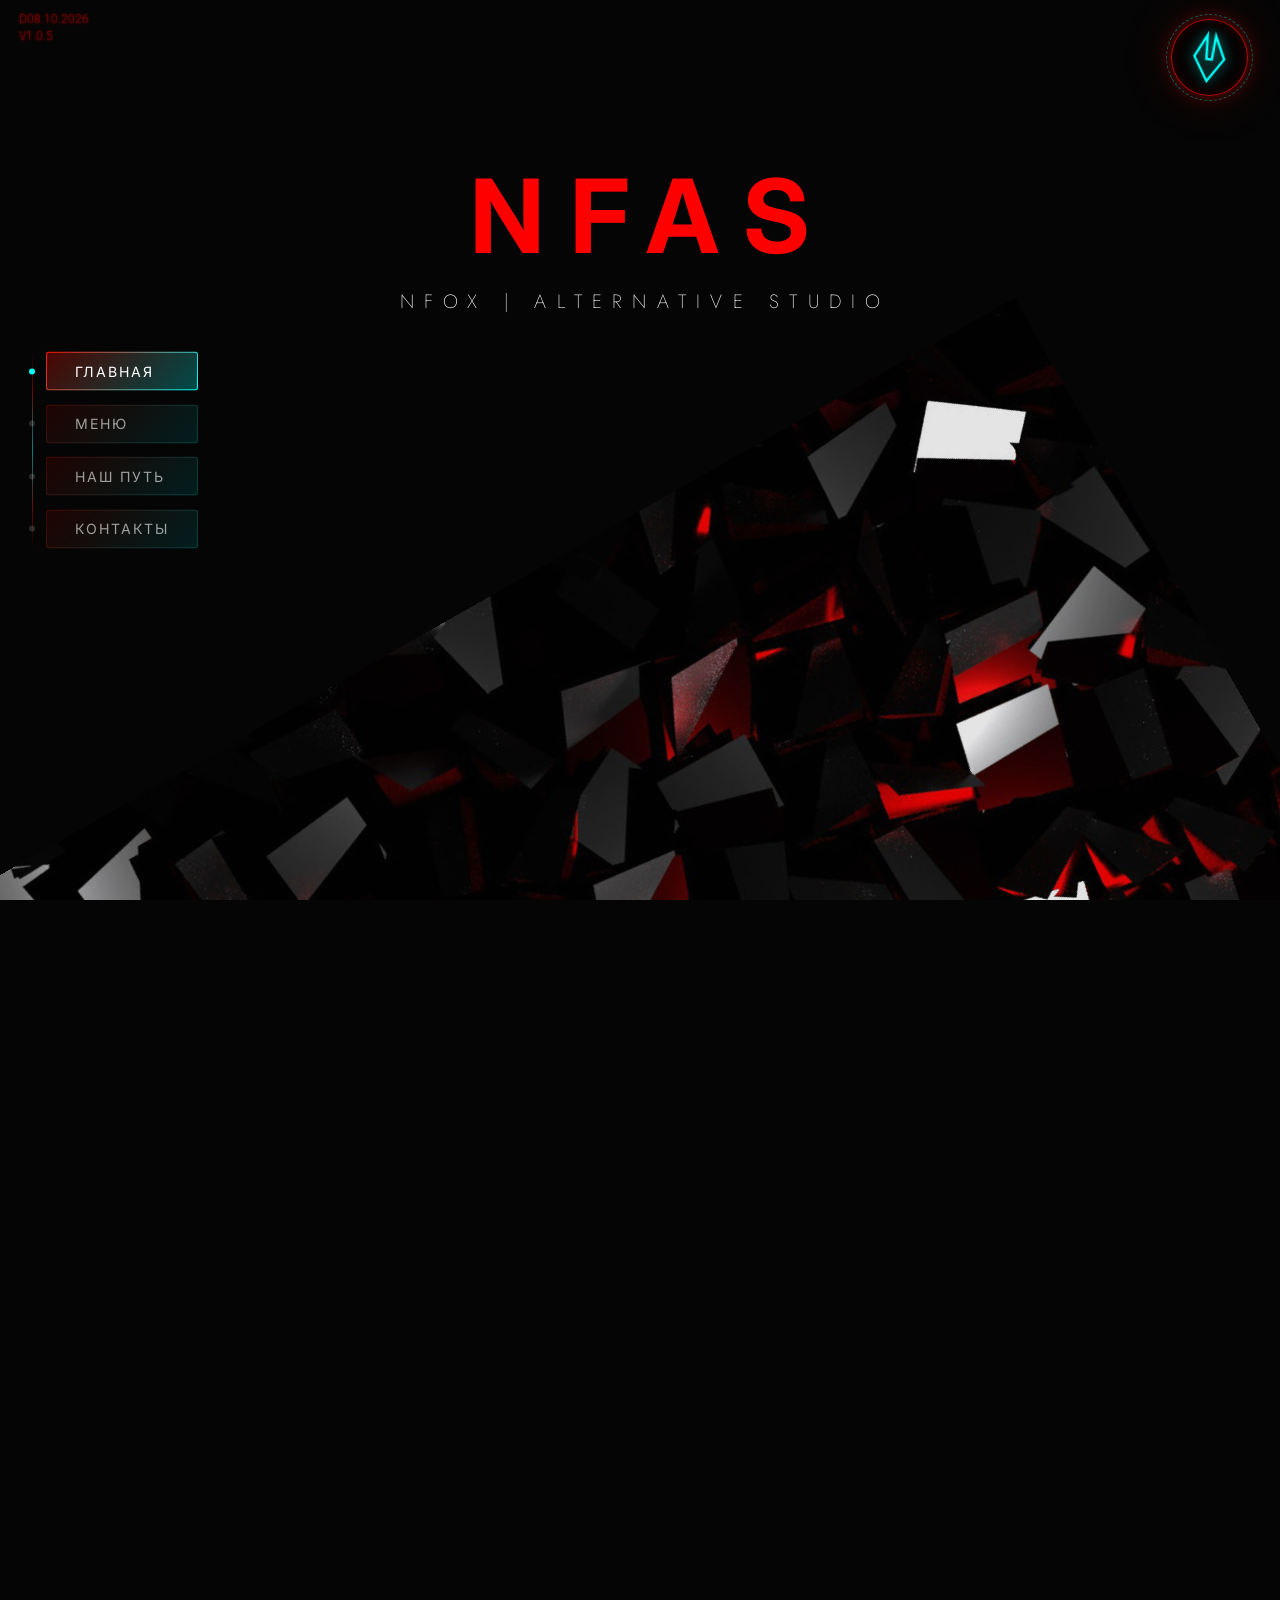
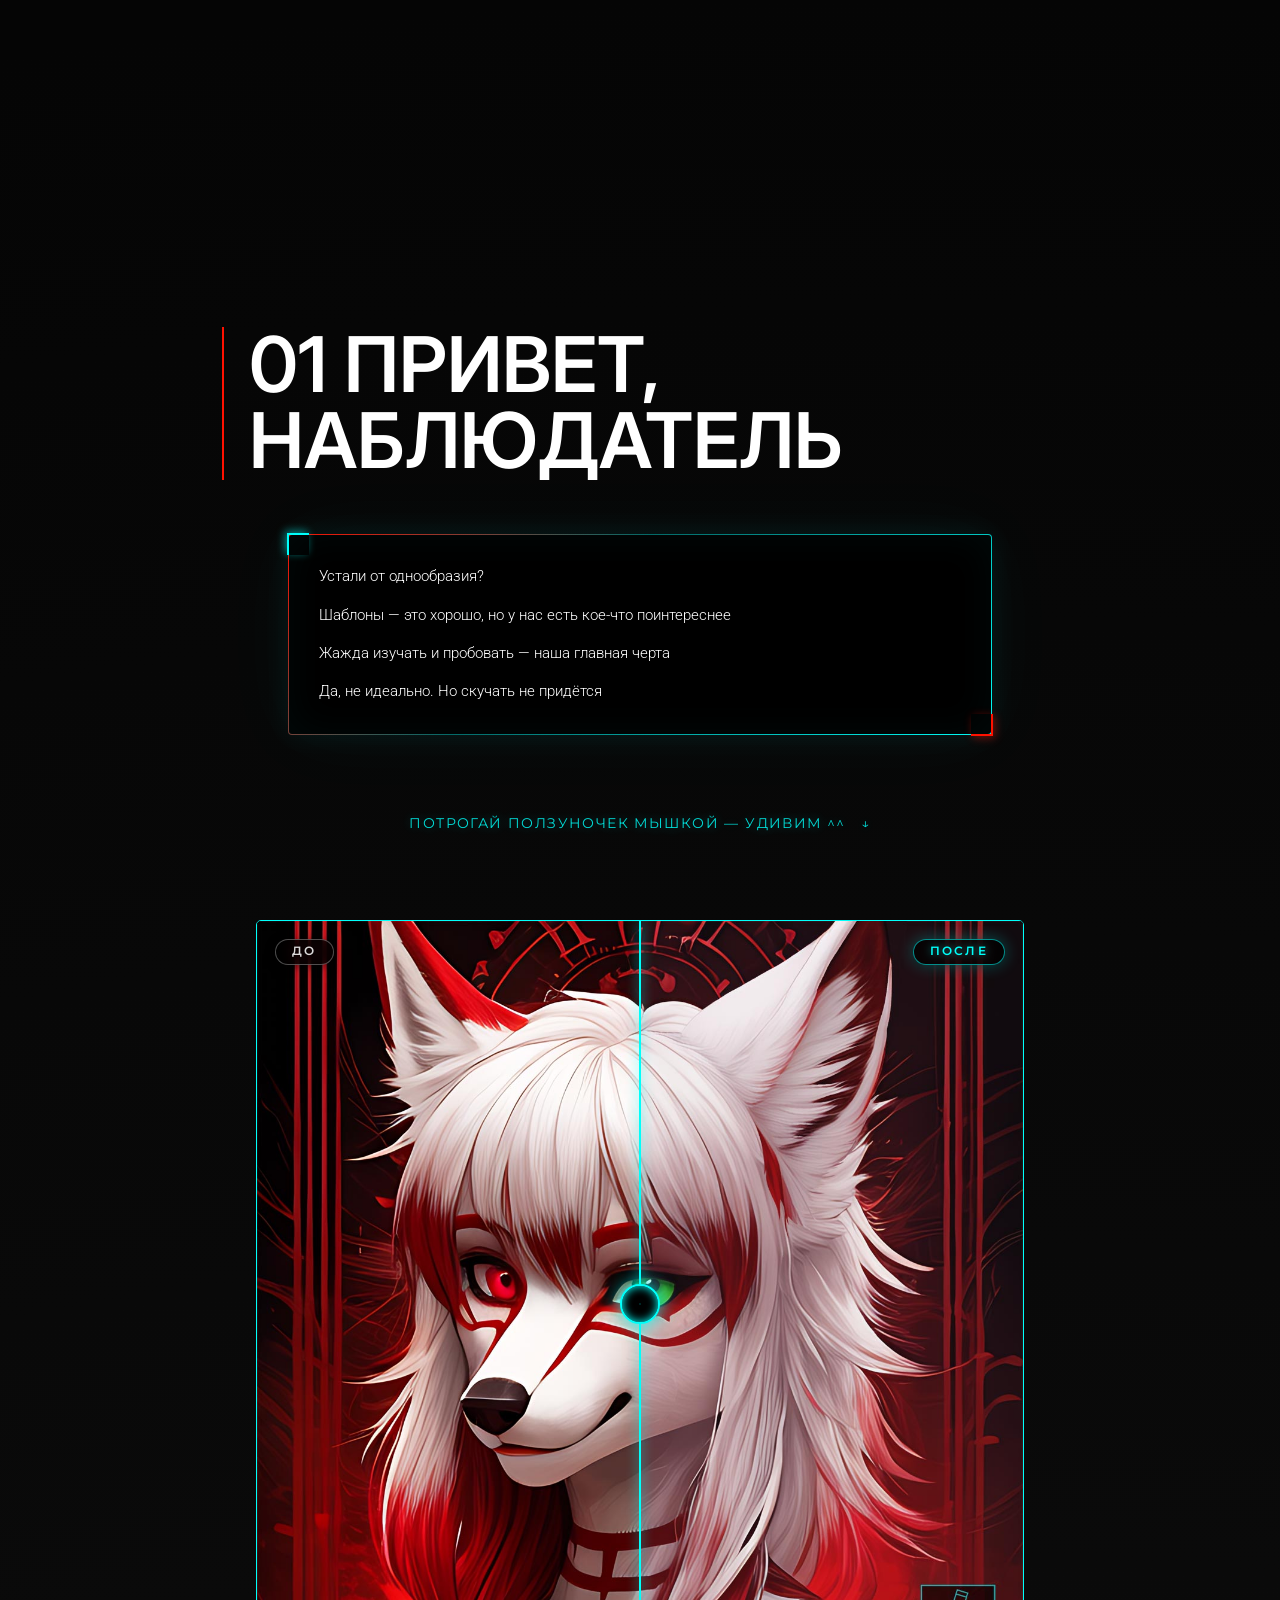
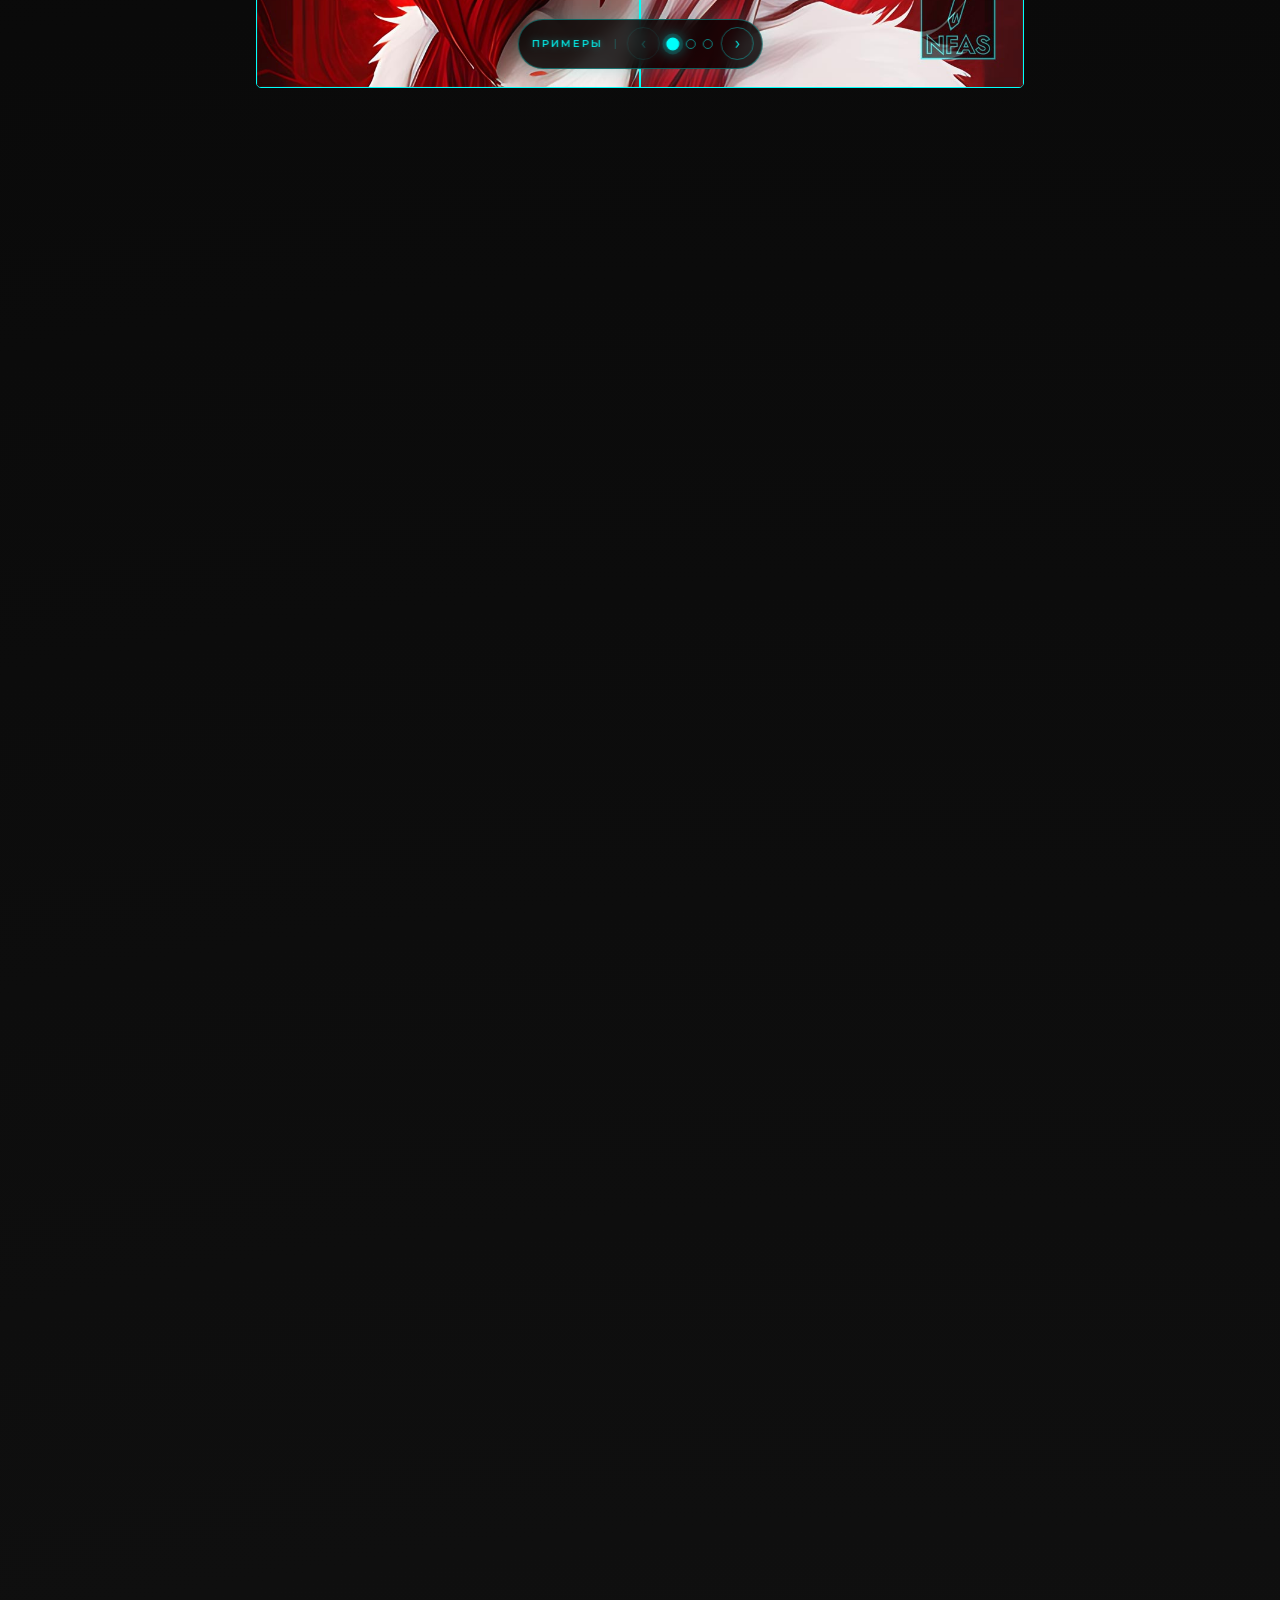
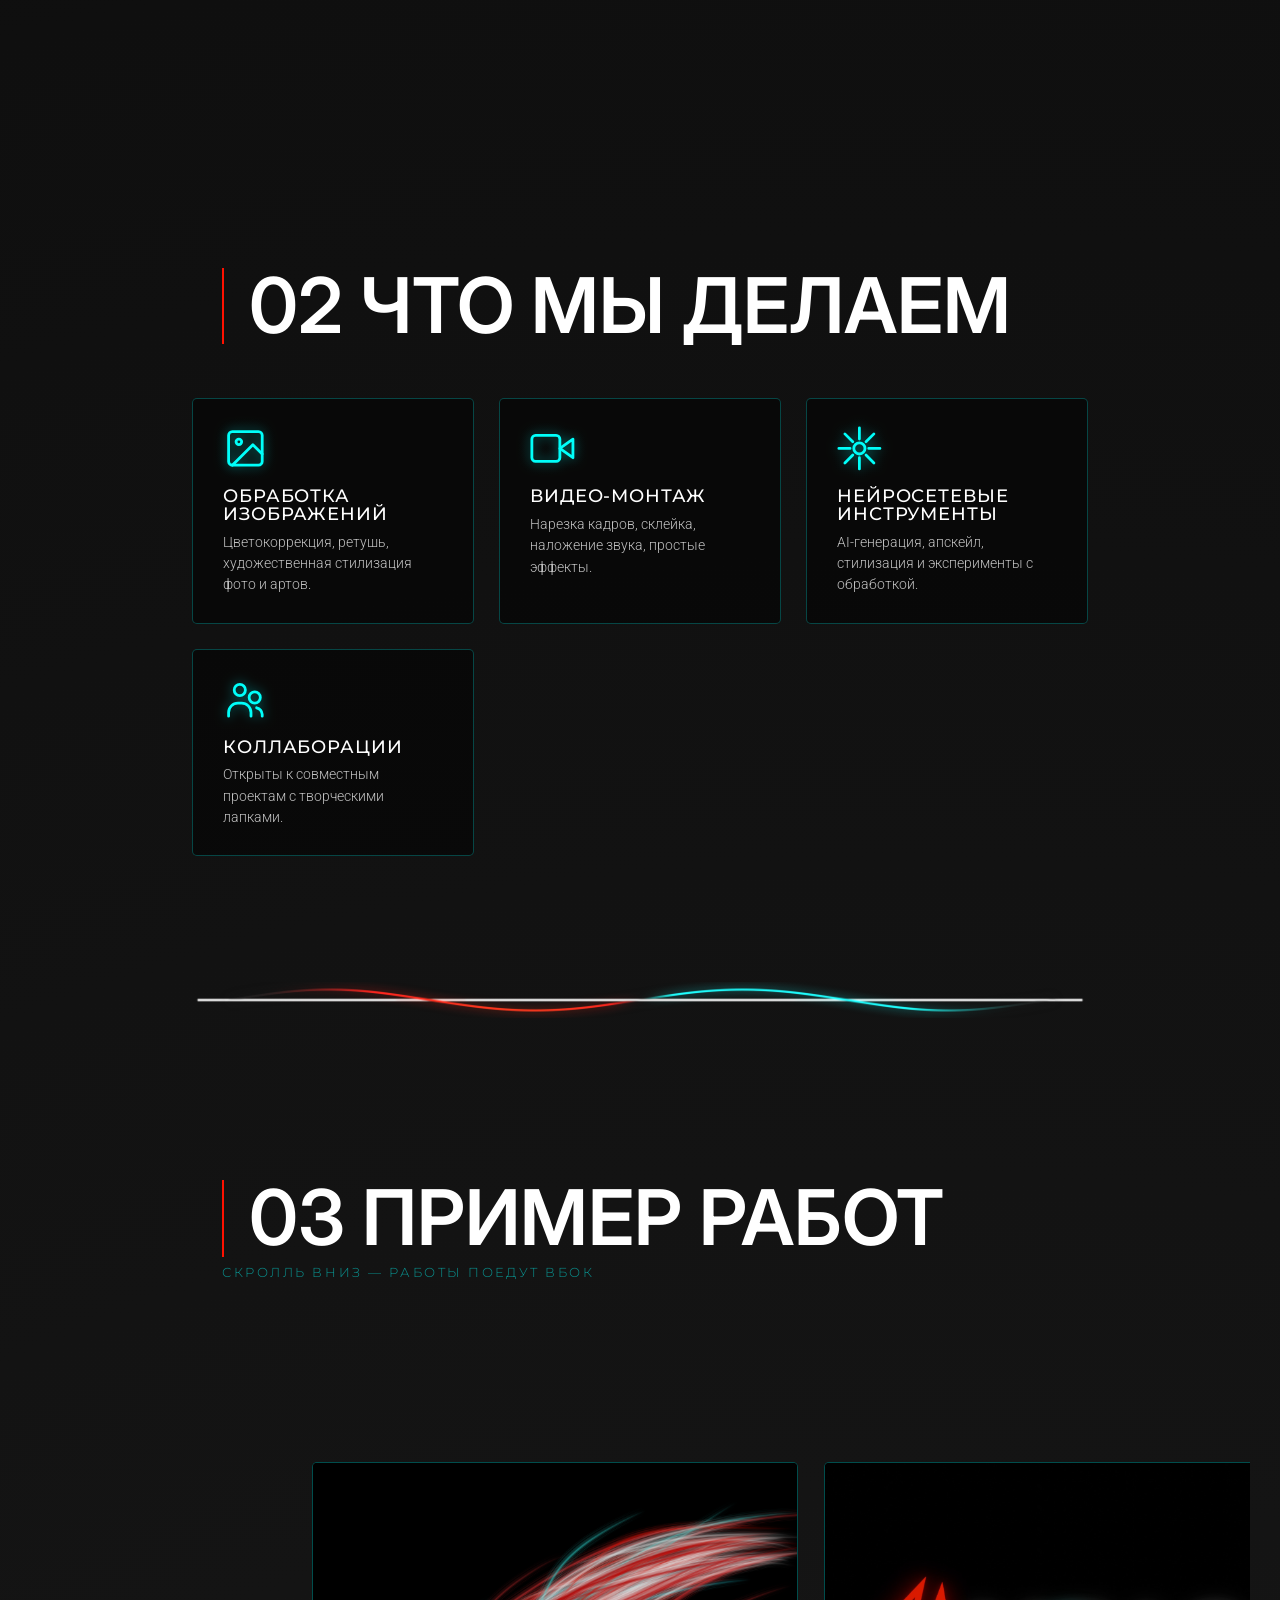
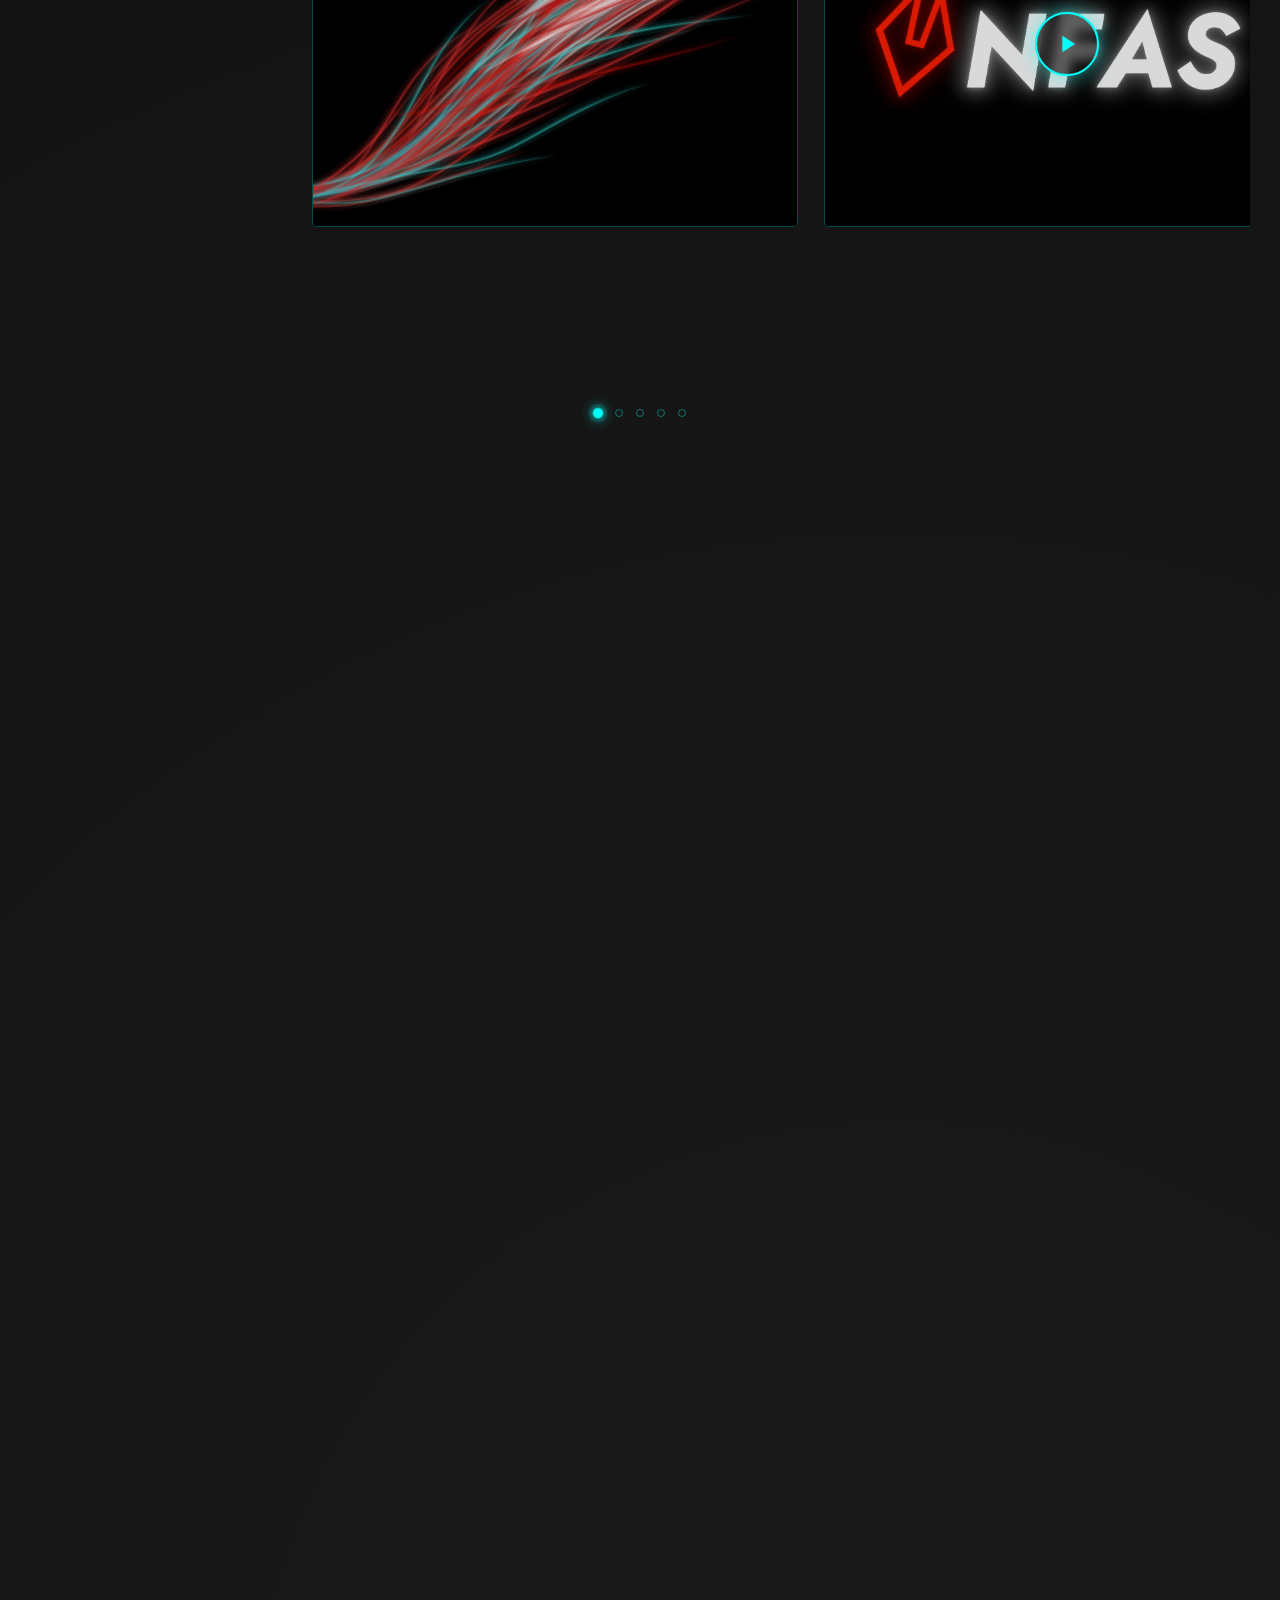
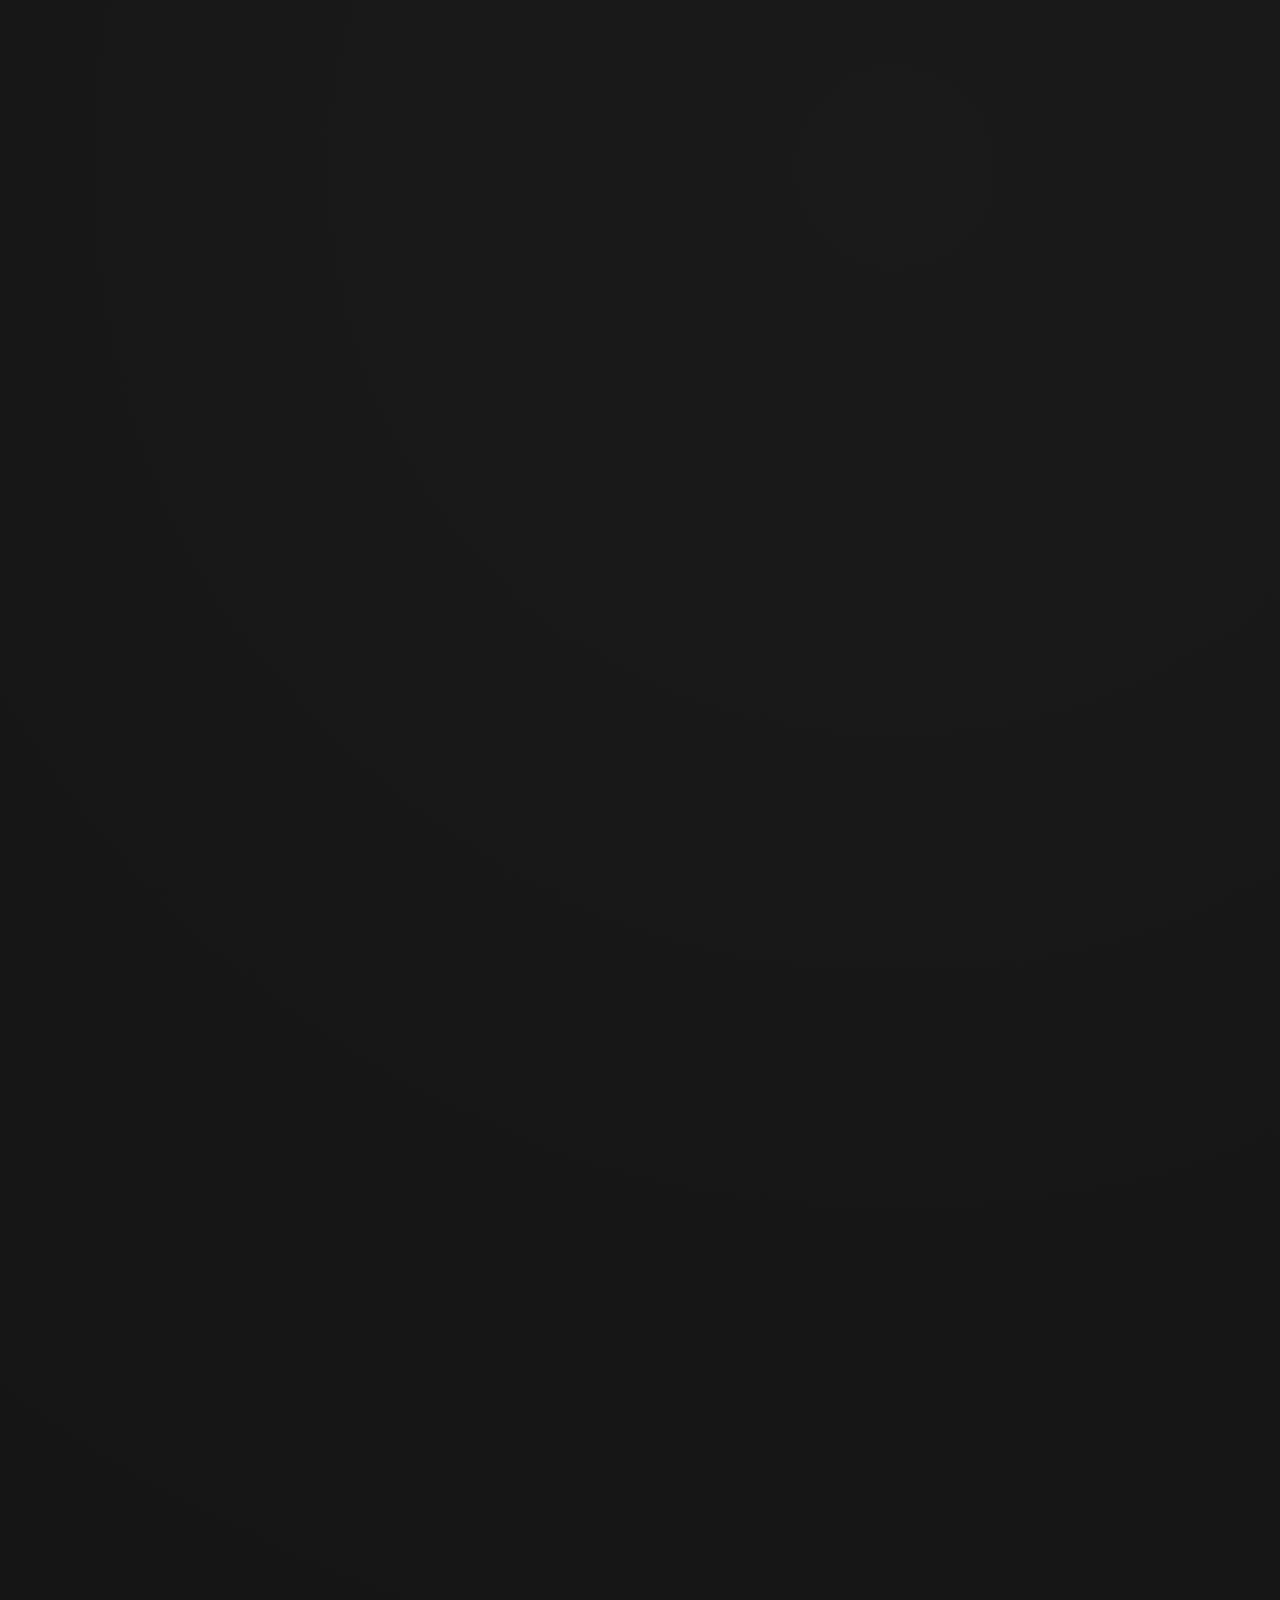
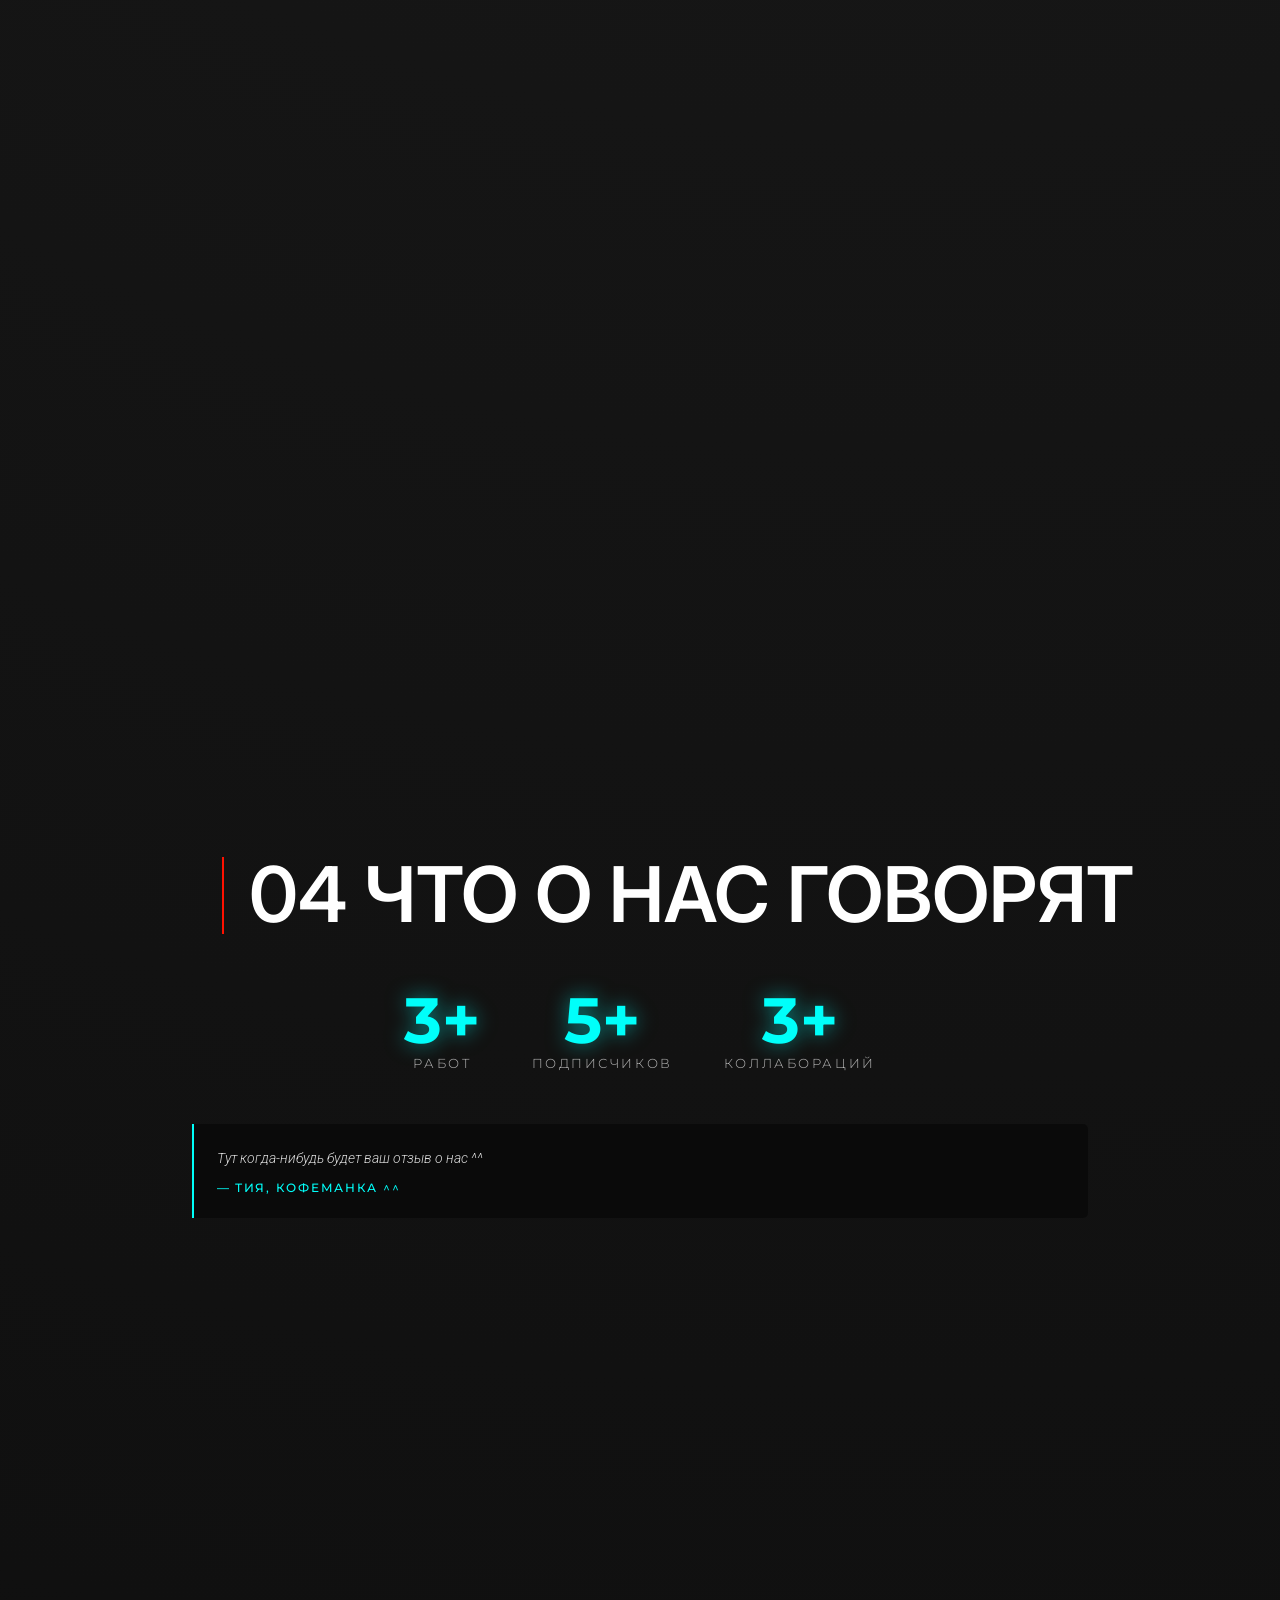
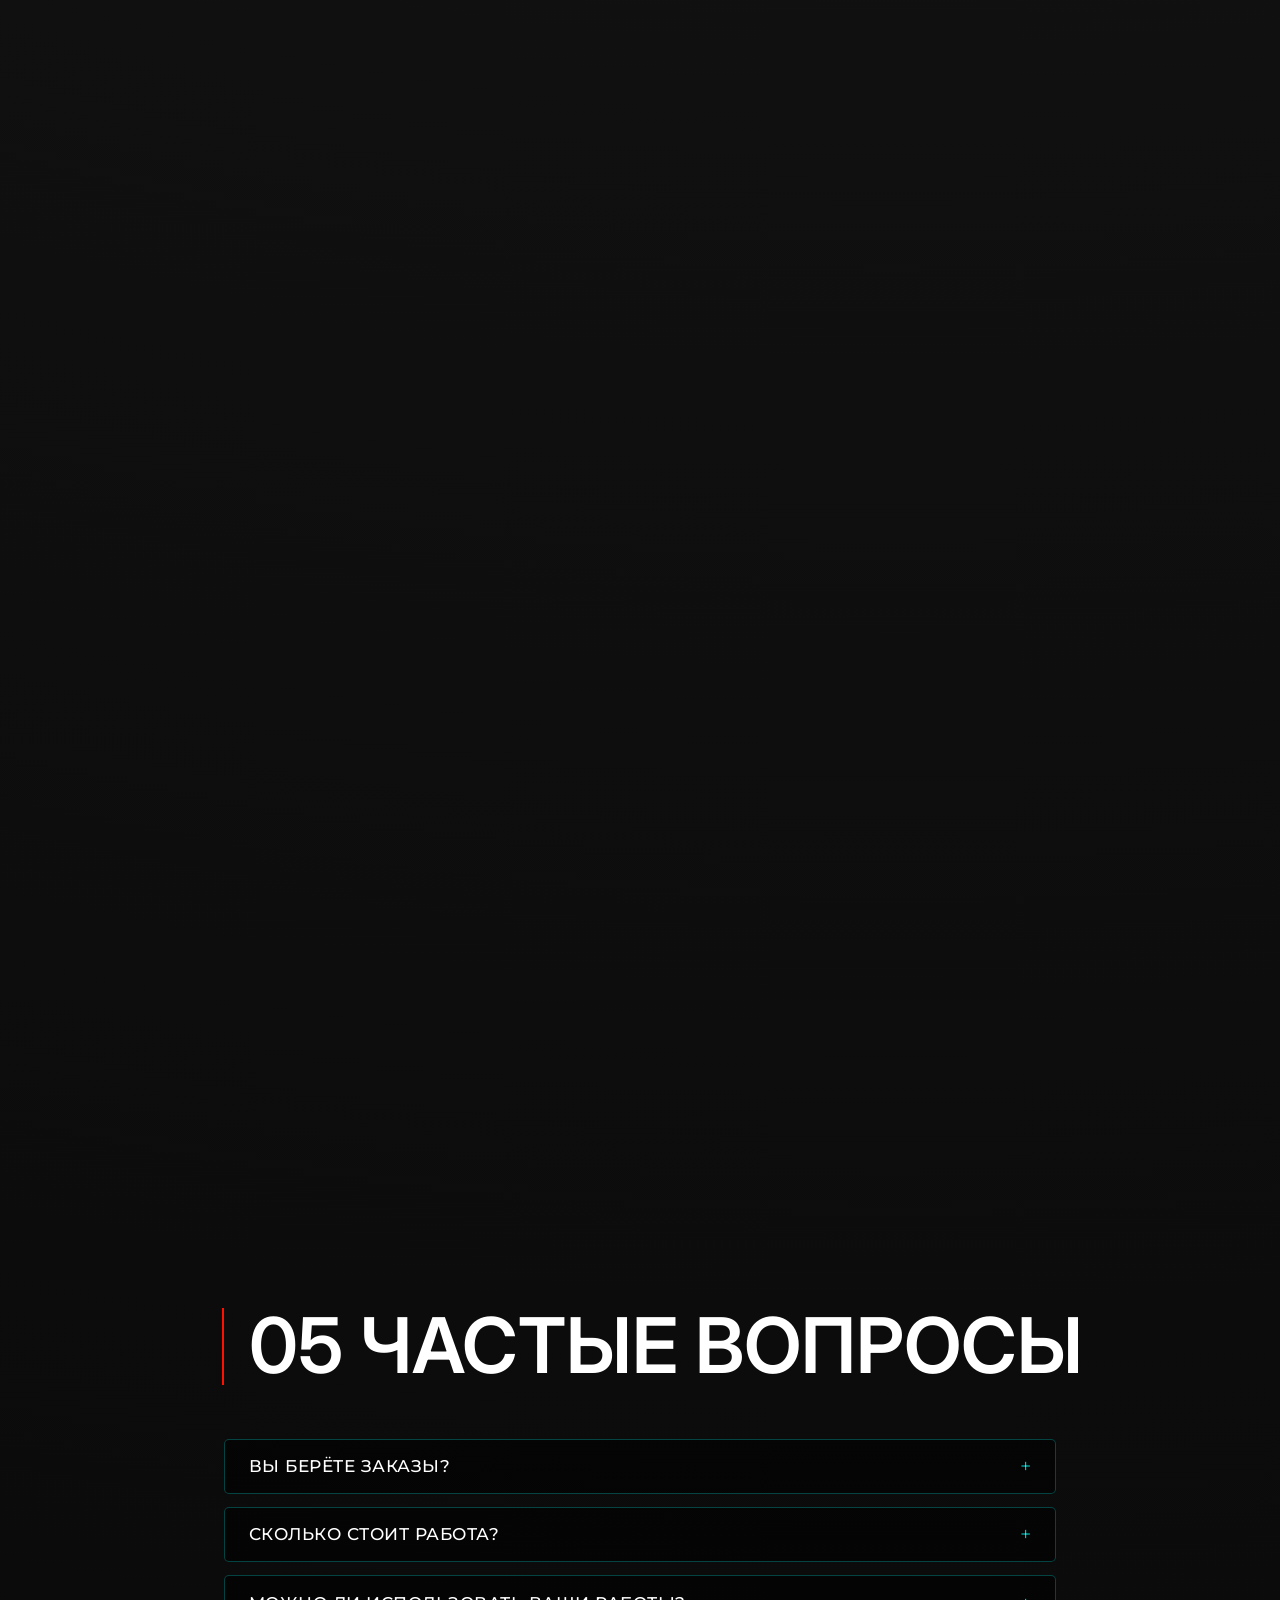
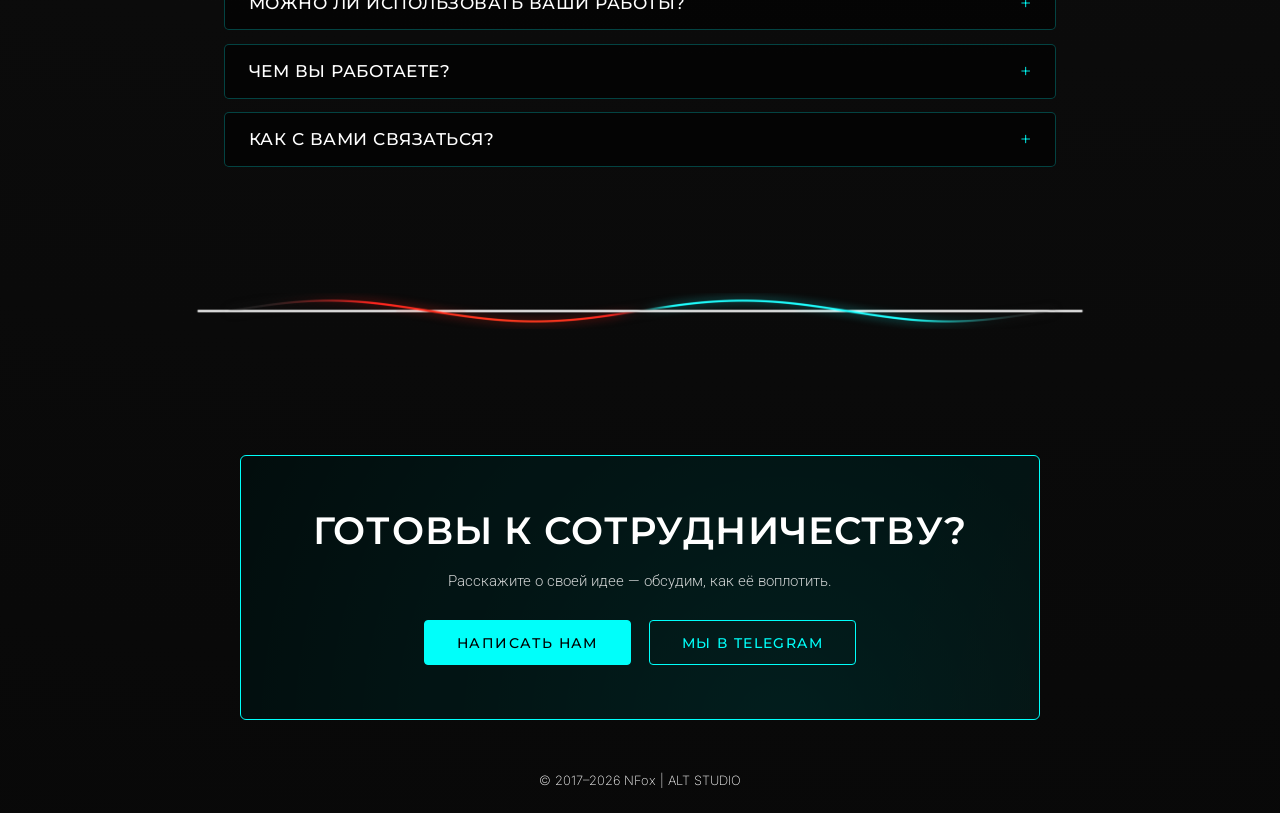
<file: index.html>
<!DOCTYPE html>
<html lang="ru">
	<head>
		<title>NFox | ALT STUDIO</title>
		<meta charset="UTF-8">
		<meta name="viewport" content="width=device-width, initial-scale=1.0, viewport-fit=cover">

		<meta name="description" content="NFox | ALT STUDIO — виртуальная студия мультимедийного творчества. Обработка изображений, видео-монтаж, 3D-анимации, нейросетевые эксперименты.">
		<meta name="theme-color" content="#050505">

		<meta property="og:type" content="website">
		<meta property="og:site_name" content="NFox | ALT STUDIO">
		<meta property="og:locale" content="ru_RU">
		<meta property="og:title" content="NFox | ALT STUDIO">
		<meta property="og:description" content="NFox | ALT STUDIO — виртуальная студия мультимедийного творчества. Обработка изображений, видео-монтаж, 3D-анимации, нейросетевые эксперименты.">
		<meta property="og:url" content="https://realnfas.github.io/">
		<meta property="og:image" content="https://realnfas.github.io/media/img/og/og-default.png">
		<meta property="og:image:width" content="1200">
		<meta property="og:image:height" content="630">
		<meta property="og:image:alt" content="NFox | ALT STUDIO">

		<meta name="twitter:card" content="summary_large_image">
		<meta name="twitter:title" content="NFox | ALT STUDIO">
		<meta name="twitter:description" content="NFox | ALT STUDIO — виртуальная студия мультимедийного творчества. Обработка изображений, видео-монтаж, 3D-анимации, нейросетевые эксперименты.">
		<meta name="twitter:image" content="https://realnfas.github.io/media/img/og/og-default.png">

		<link rel="icon" href="/media/img/ico/favicon.ico">
		<link rel="apple-touch-icon" href="/media/img/ico/favicon.ico">
		<link rel="stylesheet" href="/css/main.css">
		<link rel="stylesheet" href="/css/index.css">
		<link rel="stylesheet" href="/css/fonts.css">
		<link rel="stylesheet" href="/css/adaptive.css">
		<link rel="stylesheet" href="/css/anim.css">
		<link rel="preload" as="image" href="/media/img/bg/bg1.jpg">
		<noscript>
			<style>
				.reveal { opacity: 1; transform: none; }
			</style>
		</noscript>
	</head>
	<body>
		<!-- Прогресс-бар -->
		<div class="scroll-progress" id="scrollProgress" aria-hidden="true"></div>
		<!-- Якорь начала страницы -->
		<div data-bg-slide="0"></div>
		<!-- Вращающийся фон -->
		<div class="bg-carousel" aria-hidden="true">
			<div class="slide" data-media-bg="bg/bg1.jpg"></div>
			<div class="slide" data-media-bg="bg/bg2.jpg"></div>
			<div class="slide" data-media-bg="bg/bg3.jpg"></div>
			<div class="slide" data-media-bg="bg/bg4.jpg"></div>
		</div>
		<!-- ПЛАШКА ВЕРСИИ -->
		<div id="plashka_version"></div>
		<!-- ОБОЛОЧКА СТРАНИЦЫ -->
		<div class="wrapper">
			<!-- БЛОК КОНТЕЙНЕР -->
			<div class="container">
				<!-- БЛОК КОНТЕНТ -->
				<div class="content">
					<!-- БЛОК HEADER -->
					<div class="header">
						<div id="logotype_container">
							<svg id="logotype" data-name="Слой 2" xmlns="http://www.w3.org/2000/svg" viewBox="0 0 251.9 403.46">
								<path d="M282.11,56.7,267.52,264.32h-23L229.89,56.7,130.05,262.52,256,460.16,382,262.53Zm3.33,226.82L295.94,127l65,135.55L256,425.86,151,262.53l65-135.55,10.5,156.54Zm-3.37-7-.22,3.19h0Zm-51.91,3.19h0l-.22-3.19Z" transform="translate(-130.05 -56.7)"/>
							</svg>
						</div>
						<div id="studio_name">
							<h1 data-text="studioShort">NFAS</h1>
						</div>
						<div id="studio_subname">
							<span data-text="studioSubname">NFOX | ALTERNATIVE STUDIO</span>
						</div>
					</div>
					<nav class="menu">
						<a data-page="home" href="/index.html" class="menu__item active">Главная</a>
						<a data-page="menu" href="/pages/p2/main_menu.html" class="menu__item">Меню</a>
						<a data-page="roadmap" href="/pages/p3/roadmap.html" data-text="navRoadmap" class="menu__item">Наш путь</a>
						<a data-page="contacts" href="/pages/p4/contactus.html" class="menu__item">Контакты</a>
					</nav>
					<!-- БЛОК ОСНОВАНИЯ -->
					<div class="middle">
						<!-- ПОДБЛОК 1: Вступление -->
						<section class="slide-block reveal">
							<div class="text_caption" data-bg-slide="1">
								<h2>01 Привет,<br>наблюдатель</h2>
							</div>
							<div id="block_description">
								<span class="corner corner--tl"></span>
								<span class="corner corner--br"></span>
									<p>Устали от однообразия?</p>
									<p>Шаблоны — это хорошо, но у нас есть кое-что поинтереснее</p>
									<p>Жажда изучать и пробовать — наша главная черта</p>
									<p>Да, не идеально. Но скучать не придётся</p>
							</div>
							<p class="intro__lead">
								Потрогай ползуночек мышкой — удивим ^^
								<span class="intro__arrow" aria-hidden="true">↓</span>
							</p>
						</section>
						<!-- Пример обработки -->
						<section class="slide-block reveal">
							<!-- Можно добавить свойство data-aspect="16 / 9" в следующую строку, чтобы вручную регулировать соотношение сторон,
							но по умолчанию скрипт сам считает индивидуально под любую картинку-->
							<div class="compare" id="compare" data-bg-slide="1">
								<img class="compare__img compare__img--before"
									data-media="img/before.jpg" alt="До обработки" draggable="false">
								<div class="compare__after" id="compareAfter">
									<img class="compare__img"
										data-media="img/after.jpg" alt="После обработки" draggable="false">
								</div>
								<div class="compare__handle" id="compareHandle" aria-hidden="true">
									<svg viewBox="0 0 24 24" width="20" height="20">
										<path d="M8 5 L3 12 L8 19 M16 5 L21 12 L16 19"
											stroke="currentColor" stroke-width="2"
											fill="none" stroke-linecap="round" stroke-linejoin="round"/>
									</svg>
								</div>
							
								<!-- Точки-переключатели (появятся автоматически, если пар > 1) -->
								<!-- Метки «До» и «После» на картинке -->
								<span class="compare__label compare__label--before" aria-hidden="true">До</span>
								<span class="compare__label compare__label--after" aria-hidden="true">После</span>

								<div class="compare__nav" id="compareNav" aria-label="Переключение примеров"></div>

									<template class="compare__pair"
												data-before="img/before-2.jpg"
												data-after="img/after-2.jpg">
									</template>

									<template class="compare__pair"
												data-before="img/before-3.jpg"
												data-after="img/after-3.png">
									</template>

							</div>
						</section>
						<!-- Удержатель скролла для слайда -->
						<div data-bg-slide="1" style="height:0; margin:0;"></div>
						<!-- ПОДБЛОК 2: Перечисление услуг -->
						<section class="slide-block reveal">
							<div class="text_caption" data-bg-slide="2">
								<h2>02 Что мы делаем</h2>
							</div>

							<div class="services">
								<article class="services__item">
									<div class="services__icon">
										<svg viewBox="0 0 24 24" fill="none" stroke="currentColor" stroke-width="1.5" stroke-linecap="round" stroke-linejoin="round">
											<rect x="3" y="3" width="18" height="18" rx="2"/>
											<circle cx="8.5" cy="8.5" r="1.5"/>
											<path d="m21 15-5-5L5 21"/>
										</svg>
									</div>
									<h3>Обработка изображений</h3>
									<p>Цветокоррекция, ретушь, художественная стилизация фото и артов.</p>
								</article>

								<article class="services__item">
									<div class="services__icon">
										<svg viewBox="0 0 24 24" fill="none" stroke="currentColor" stroke-width="1.5" stroke-linecap="round" stroke-linejoin="round">
											<polygon points="23 7 16 12 23 17 23 7"/>
											<rect x="1" y="5" width="15" height="14" rx="2"/>
										</svg>
									</div>
									<h3>Видео-монтаж</h3>
									<p>Нарезка кадров, склейка, наложение звука, простые эффекты.</p>
								</article>

								<article class="services__item">
									<div class="services__icon">
										<svg viewBox="0 0 24 24" fill="none" stroke="currentColor" stroke-width="1.5" stroke-linecap="round" stroke-linejoin="round">
											<circle cx="12" cy="12" r="3"/>
											<path d="M12 1v6M12 17v6M4.22 4.22l4.24 4.24M15.54 15.54l4.24 4.24M1 12h6M17 12h6M4.22 19.78l4.24-4.24M15.54 8.46l4.24-4.24"/>
										</svg>
									</div>
									<h3>Нейросетевые инструменты</h3>
									<p>AI-генерация, апскейл, стилизация и эксперименты с обработкой.</p>
								</article>

								<article class="services__item">
									<div class="services__icon">
										<svg viewBox="0 0 24 24" fill="none" stroke="currentColor" stroke-width="1.5" stroke-linecap="round" stroke-linejoin="round">
											<circle cx="9" cy="7" r="3"/>
											<circle cx="17" cy="11" r="3"/>
											<path d="M3 21v-2a5 5 0 0 1 5-5h2a5 5 0 0 1 5 5v2"/>
											<path d="M18 16.5a4 4 0 0 1 3 3.5v1"/>
										</svg>
									</div>
									<h3>Коллаборации</h3>
									<p>Открыты к совместным проектам с творческими лапками.</p>
								</article>
							</div>
						</section>
						<hr class="divider">
						<!-- ПОДБЛОК 3: Горизонтальное демо работ -->
						<section class="hscroll" id="hscroll">
							<div class="hscroll__sticky" data-bg-slide="2">
								<div class="hscroll__head">
									<div class="text_caption">
										<h2>03 Пример работ</h2>
									</div>
									<div class="hscroll__hint">Скролль вниз — работы поедут вбок</div>
								</div>

								<div class="hscroll__viewport">
									<div class="hscroll__track" id="hscrollTrack">

									<article class="portfolio__item reveal"
											data-title="Неоновый хвостик"
											data-cat="Артик"
											data-desc="Такой вот рисуночек"
											data-src="work1.png">
										<img data-media="works/work1.png" alt="Работа 1" loading="lazy">
										<div class="portfolio__caption">
											<span>Неоновый хвостик</span>
											<small>Артик</small>
										</div>
									</article>

									<article class="portfolio__item reveal portfolio__item--video"
											data-title="Интро V2.0"
											data-cat="Видосик"
											data-desc="Первая версия была попроще, а здесь многое доработано"
											data-src="work2-poster.jpg"
											data-video="work2.mp4">
										<img data-media="works/work2-poster.jpg" alt="Работа 2" loading="lazy">
										<div class="portfolio__play" aria-hidden="true">
											<svg viewBox="0 0 24 24" width="28" height="28">
												<path d="M8 5v14l11-7z" fill="currentColor"/>
											</svg>
										</div>
										<div class="portfolio__caption">
											<span>Интро V2.0</span>
											<small>Видосик</small>
										</div>
									</article>

									<article class="portfolio__item reveal"
											data-title="Цветочек"
											data-cat="Фоточка"
											data-desc="Попытки в макро-фото"
											data-src="work3.png">
										<img data-media="works/work3.png" alt="Работа 3" loading="lazy">
										<div class="portfolio__caption">
											<span>Цветочек</span>
											<small>Фоточка</small>
										</div>
									</article>

									<article class="portfolio__item reveal"
											data-title="Бублик"
											data-cat="3D Рендер"
											data-desc="Само как-то вышло, побаловались с кривыми)"
											data-src="work4.jpg">
										<img data-media="works/work4.jpg" alt="Работа 4" loading="lazy">
										<div class="portfolio__caption">
											<span>Бублик</span>
											<small>3D Рендерик</small>
										</div>
									</article>

									<article class="portfolio__item reveal"
											data-title="Инь & Ян"
											data-cat="Логотипчик"
											data-desc="Взяли основу от классического логотипа инь и ян"
											data-src="work5.jpg">
										<img data-media="works/work5.jpg" alt="Работа 5" loading="lazy">
										<div class="portfolio__caption">
											<span>Инь & Ян</span>
											<small>Логотипчик</small>
										</div>
									</article>
									<!-- Можно добавлять ещё карточки по шаблону -->

									</div>
								</div>
								<!-- Точечки для навигации -->
								<div class="hscroll__dots" id="hscrollDots"></div>
							</div>
							<!-- ПАНЕЛЬ С ОПИСАНИЕМ (одна на всю страницу) -->
							<div class="work-panel" id="workPanel" aria-hidden="true">
								<div class="work-panel__backdrop" data-close></div>
								<div class="work-panel__content" role="dialog" aria-modal="true">
									<button class="work-panel__close" data-close aria-label="Закрыть">✕</button>
								
									<div class="work-panel__media-wrap">
										<div class="work-panel__media" id="workMedia"></div>
									
										<button class="work-panel__nav work-panel__nav--prev" data-nav="prev" type="button" aria-label="Предыдущая работа">‹</button>
										<button class="work-panel__nav work-panel__nav--next" data-nav="next" type="button" aria-label="Следующая работа">›</button>
									</div>
								
									<div class="work-panel__body">
										<span class="work-panel__cat" id="workCat"></span>
										<h3 class="work-panel__title" id="workTitle"></h3>
										<p class="work-panel__desc" id="workDesc"></p>
									</div>
								</div>
							</div>
						</section>
						<!-- Удержатель скролла для слайда -->
						<div data-bg-slide="2" style="height:0; margin:0;"></div>
						<!-- ПОДБЛОК 4: Отзывы -->
						<section class="slide-block reveal">
							<div class="text_caption" data-bg-slide="3">
								<h2>04 Что о нас говорят</h2>
							</div>

							<div class="stats">
								<div class="stats__item">
									<span class="stats__number">3+</span>
									<span class="stats__label">Работ</span>
								</div>
								<div class="stats__item">
									<span class="stats__number">5+</span>
									<span class="stats__label">Подписчиков</span>
								</div>
								<div class="stats__item">
									<span class="stats__number">3+</span>
									<span class="stats__label">Коллабораций</span>
								</div>
							</div>

							<div class="reviews">
								<blockquote class="reviews__item">
									<p>Тут когда-нибудь будет ваш отзыв о нас ^^</p>
									<cite>— Тия, кофеманка ^^</cite>
								</blockquote>
							</div>
						</section>
						<!-- ПОДБЛОК 5: FAQ -->
						<section class="slide-block reveal">
							<div class="text_caption" data-bg-slide="3">
								<h2>05 Частые вопросы</h2>
							</div>

							<div class="faq">
								<details class="faq__item">
									<summary class="faq__question">Вы берёте заказы?</summary>
									<div class="faq__answer">
										<p>Сейчас мы открыты для коллабораций и реквестов. Напишите нам в <a data-cfg="telegram" target="_blank" rel="noopener"><strong data-text="webnameTelegram">Telegram</strong></a> или на <a data-cfg="email" target="_blank" rel="noopener"><strong>почту</strong></a> — обсудим детали и сроки.</p>
									</div>
								</details>

								<details class="faq__item">
									<summary class="faq__question">Сколько стоит работа?</summary>
									<div class="faq__answer">
										<p>Цена зависит от срочности, сложности и объёма. Но сейчас мы индвидуально рассматриваем бесплатные работы для опыта.</p>
									</div>
								</details>

								<details class="faq__item">
									<summary class="faq__question">Можно ли использовать ваши работы?</summary>
									<div class="faq__answer">
										<p>Для личного просмотра — пожалуйста. Для публикации — обязательно покажите и не убирайте наш логотип. Для иных форм использования — свяжитесь с нами для уточнения.</p>
									</div>
								</details>

								<details class="faq__item">
									<summary class="faq__question">Чем вы работаете?</summary>
									<div class="faq__answer">
										<p>В основном обработка изображений и видео: графические редакторы, инструменты для монтажа, нейросетевые решения.</p>
									</div>
								</details>

								<details class="faq__item">
									<summary class="faq__question">Как с вами связаться?</summary>
									<div class="faq__answer">
										<p>Удобнее всего — <a data-cfg="telegram" target="_blank" rel="noopener"><strong data-text="webnameTelegram">Telegram</strong></a>. Отвечаем в течение дня. Другие ссылки — в разделе <a data-page="contacts" href="/pages/p4/contactus.html">Контакты</a>.</p>
									</div>
								</details>
							</div>
						</section>
						<hr class="divider">
						<!-- ПОДБЛОК 6: CTA -->
						<section class="slide-block reveal">
							<div class="cta" data-bg-slide="3">
								<h2 class="cta__title">Готовы к сотрудничеству?</h2>
								<p class="cta__text">
									Расскажите о своей идее — обсудим, как её воплотить.
								</p>
								<div class="cta__actions">
									<a class="cta__btn cta__btn--primary" data-cfg="email">Написать нам</a>
									<a class="cta__btn cta__btn--ghost" data-cfg="telegram" target="_blank">Мы в Telegram</a>
								</div>
							</div>
						</section>
					</div>
				</div>
			</div>
		</div>
		<script src="/js/site-config.js"></script>
		<script src="/js/scroll-bg.js"></script>
		<script src="/js/compare.js"></script>
		<script src="/js/portfolio.js"></script>
		<script src="/js/hscroll.js"></script>
		<!-- ПОДВАЛ -->
		<footer>
			<div id="text_footer"></div>
		</footer>
	</body>
</html>
</file>
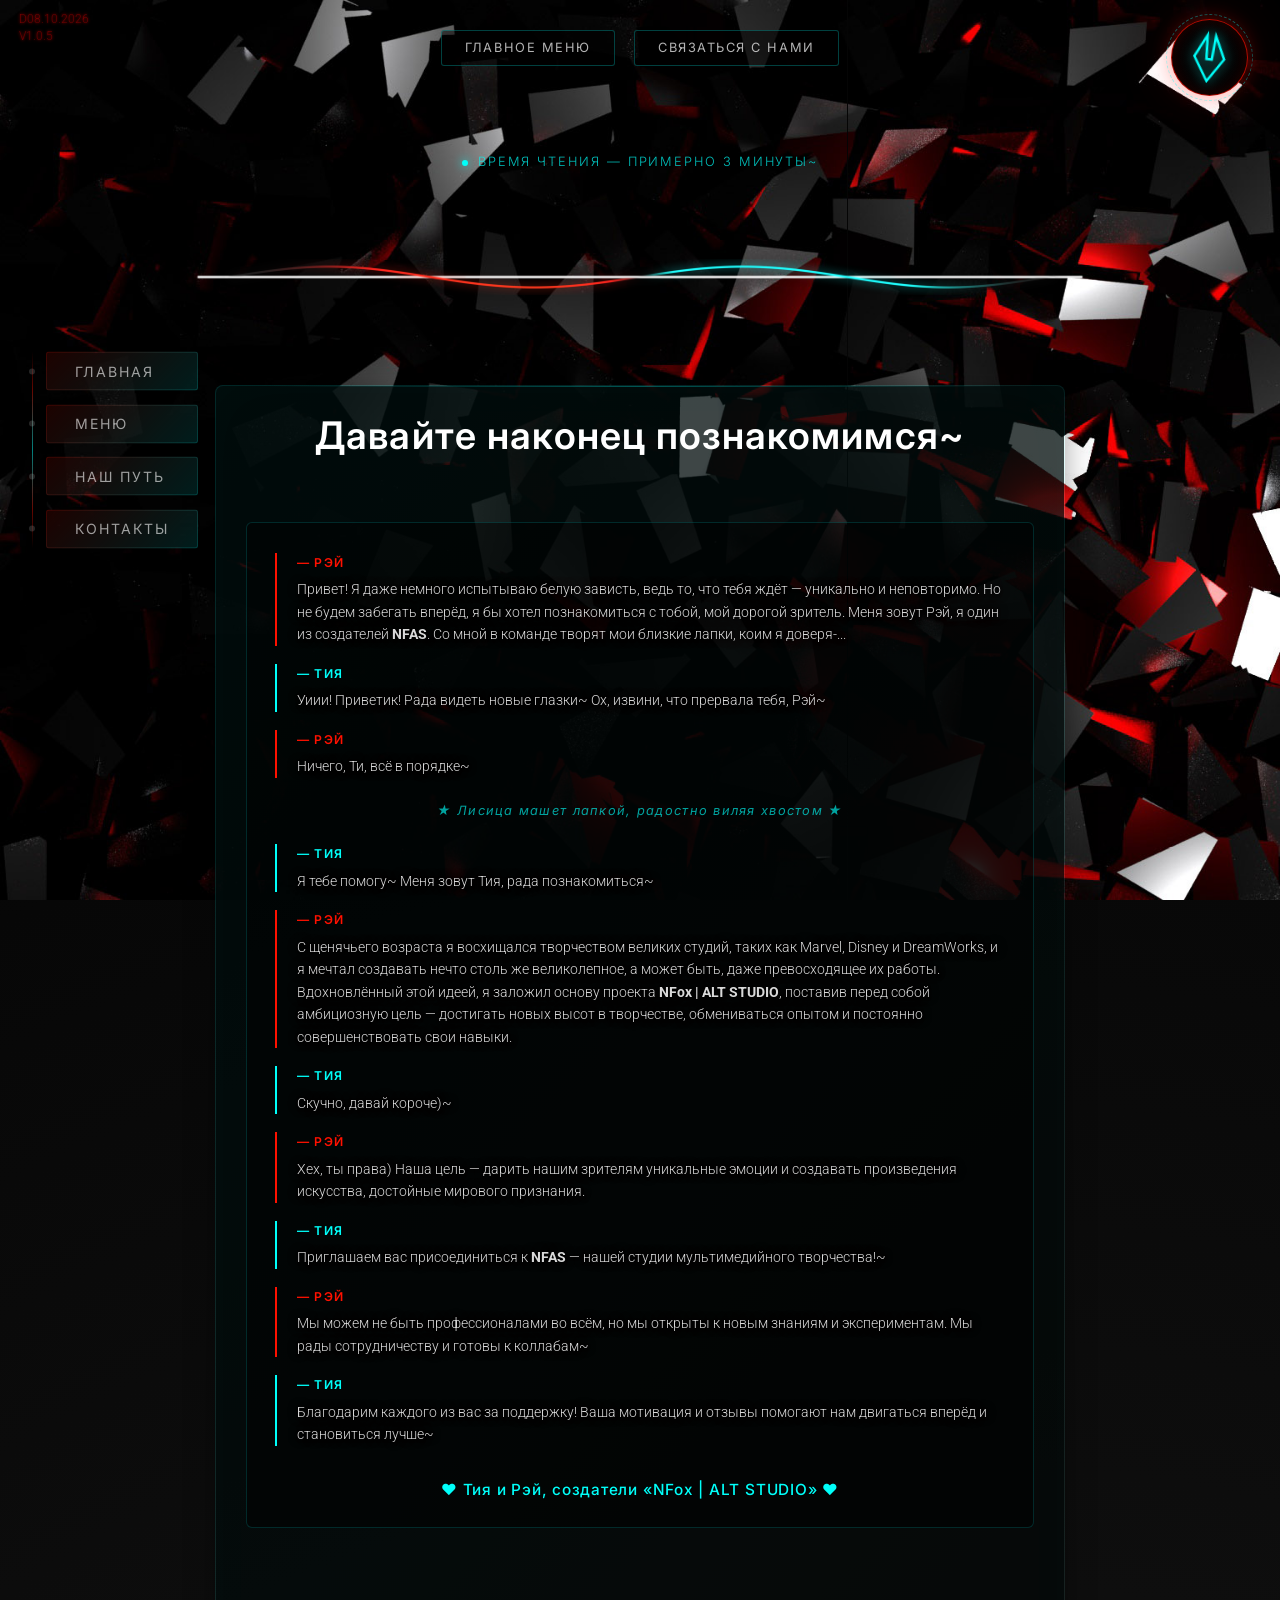
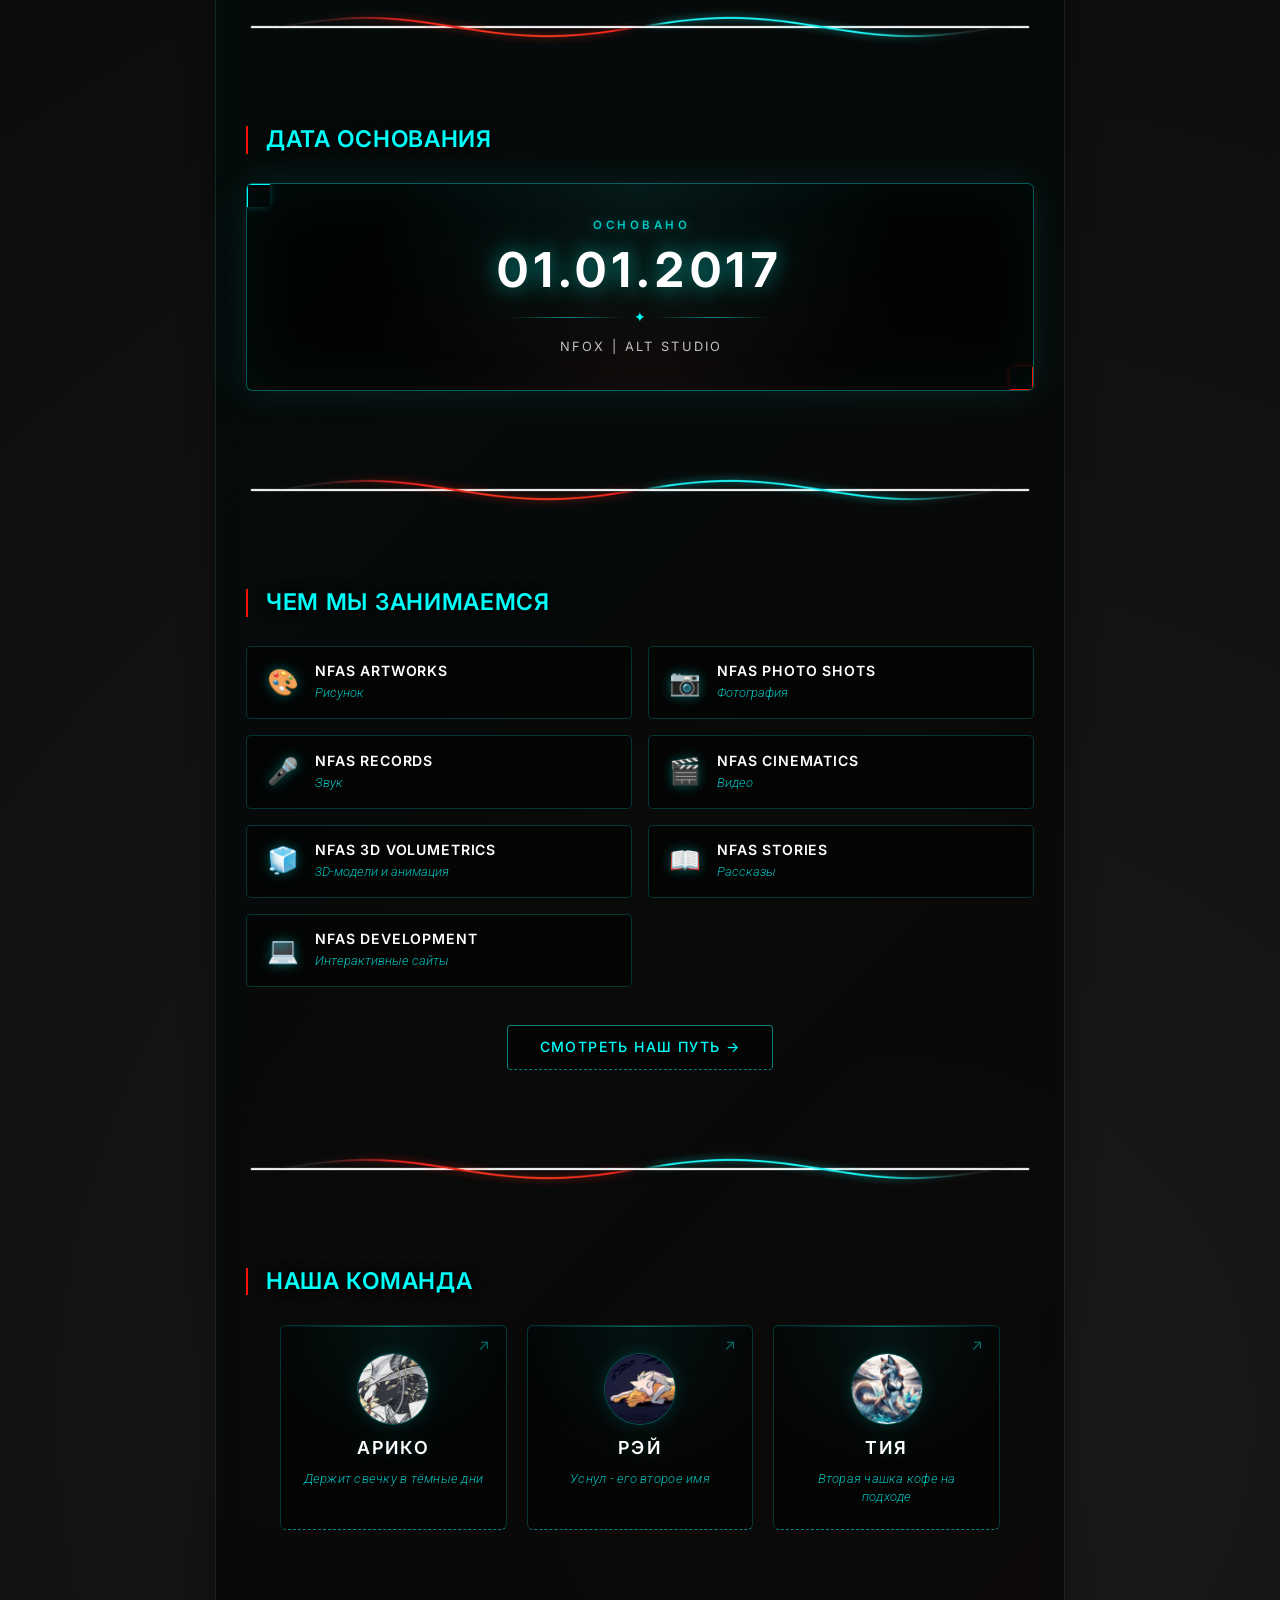
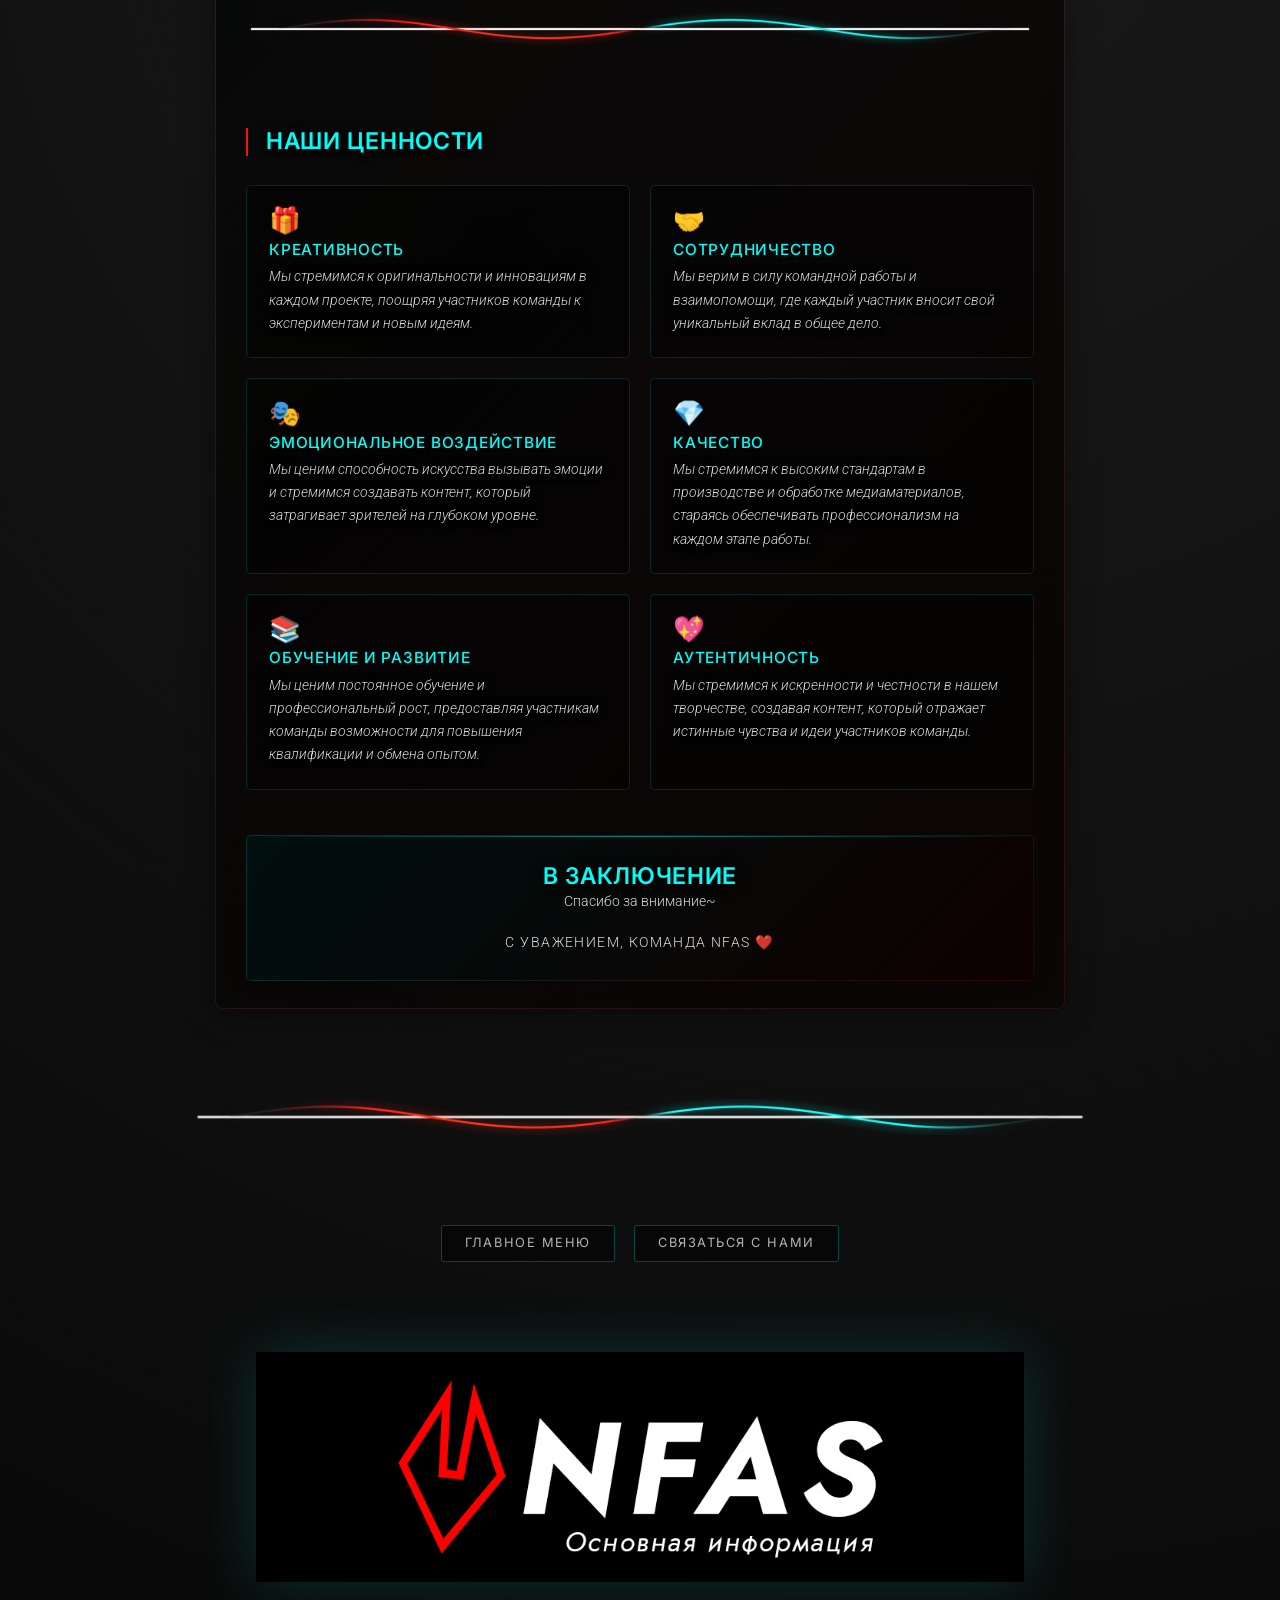
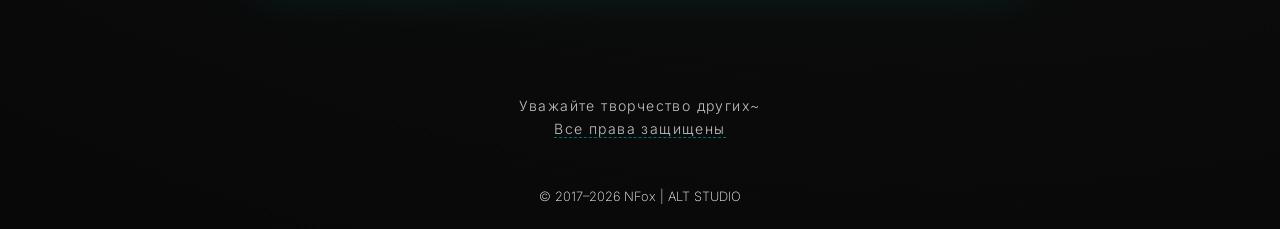
<file: pages/docs/basic.html>
<!DOCTYPE html>
<html lang="ru">
	<head>
		<title>Основная информация | NFAS</title>
		<meta charset="UTF-8">
		<meta name="viewport" content="width=device-width, initial-scale=1.0, viewport-fit=cover">

		<meta name="description" content="Познакомьтесь с создателями студии NFox | ALT STUDIO. Цели, ценности, история проекта с 2017 года.">
		<meta name="theme-color" content="#050505">

		<meta property="og:type" content="website">
		<meta property="og:site_name" content="NFox | ALT STUDIO">
		<meta property="og:locale" content="ru_RU">
		<meta property="og:title" content="Основная информация | NFAS">
		<meta property="og:description" content="Познакомьтесь с создателями студии NFox | ALT STUDIO. Цели, ценности, история проекта с 2017 года.">
		<meta property="og:url" content="https://realnfas.github.io/pages/docs/basic.html">
		<meta property="og:image" content="https://realnfas.github.io/media/img/og/og-default.png">
		<meta property="og:image:width" content="1200">
		<meta property="og:image:height" content="630">
		<meta property="og:image:alt" content="NFox | ALT STUDIO">

		<meta name="twitter:card" content="summary_large_image">
		<meta name="twitter:title" content="Основная информация | NFAS">
		<meta name="twitter:description" content="Познакомьтесь с создателями студии NFox | ALT STUDIO. Цели, ценности, история проекта с 2017 года.">
		<meta name="twitter:image" content="https://realnfas.github.io/media/img/og/og-default.png">

		<link rel="icon" href="/media/img/ico/favicon.ico">
		<link rel="apple-touch-icon" href="/media/img/ico/favicon.ico">
		<link rel="stylesheet" href="/css/main.css">
		<link rel="stylesheet" href="/css/docs.css">
		<link rel="stylesheet" href="/css/fonts.css">
		<link rel="stylesheet" href="/css/adaptive.css">
		<link rel="stylesheet" href="/css/anim.css">
		<link rel="preload" as="image" href="/media/img/bg/bg1.jpg">
		<noscript>
			<style>
				.reveal { opacity: 1; transform: none; }
			</style>
		</noscript>
	</head>
	<body>
		<!-- Прогресс-бар -->
		<div class="scroll-progress" id="scrollProgress" aria-hidden="true"></div>
		<!-- Якорь начала страницы -->
		<div data-bg-slide="0"></div>
		<!-- ВРАЩАЮЩИЙСЯ ФОН -->
		<div class="bg-carousel" aria-hidden="true">
			<div class="slide" data-media-bg="bg/bg1.jpg"></div>
			<div class="slide" data-media-bg="bg/bg2.jpg"></div>
			<div class="slide" data-media-bg="bg/bg3.jpg"></div>
			<div class="slide" data-media-bg="bg/bg4.jpg"></div>
		</div>
		<!-- ПЛАШКА ВЕРСИИ -->
		<div id="plashka_version"></div>
		<!-- ОБОЛОЧКА СТРАНИЦЫ -->
		<div class="wrapper">
			<!-- БЛОК КОНТЕЙНЕР -->
			<div class="container">
				<!-- БЛОК КОНТЕНТ -->
				<div class="content">
					<!-- БЛОК HEADER -->
					<div class="header">
						<div id="logotype_container">
							<svg id="logotype" data-name="Слой 2" xmlns="http://www.w3.org/2000/svg" viewBox="0 0 251.9 403.46">
								<path d="M282.11,56.7,267.52,264.32h-23L229.89,56.7,130.05,262.52,256,460.16,382,262.53Zm3.33,226.82L295.94,127l65,135.55L256,425.86,151,262.53l65-135.55,10.5,156.54Zm-3.37-7-.22,3.19h0Zm-51.91,3.19h0l-.22-3.19Z" transform="translate(-130.05 -56.7)"/>
							</svg>
						</div>
					</div>
					<nav class="menu">
						<a data-page="home" href="/index.html" class="menu__item active">Главная</a>
						<a data-page="menu" href="/pages/p2/main_menu.html" class="menu__item">Меню</a>
						<a data-page="roadmap" href="/pages/p3/roadmap.html" data-text="navRoadmap" class="menu__item">Наш путь</a>
						<a data-page="contacts" href="/pages/p4/contactus.html" class="menu__item">Контакты</a>
					</nav>
					<!-- БЛОК ОСНОВАНИЯ -->
					<div class="middle">
						<!-- Верхние хлебные крошки -->
						<nav class="doc-breadcrumbs reveal">
							<a class="doc-breadcrumbs__link" data-page="menu"     href="/pages/p2/main_menu.html" data-text="docBackMenu">Главное меню</a>
							<a class="doc-breadcrumbs__link" data-page="contacts" href="/pages/p4/contactus.html" data-text="docBackContacts">Связаться с нами</a>
						</nav>

						<!-- Время чтения -->
						<div class="doc-readtime reveal">Время чтения — примерно 3 минуты~</div>

						<hr class="divider">

						<section class="slide-block reveal">
							<div class="doc-body">

								<!-- Вступление -->
								<div class="doc-intro">
									<h2 class="doc-intro__title">Давайте наконец познакомимся~</h2>
								</div>

								<!-- Диалог -->
								<div class="doc-dialogue">

									<div class="doc-dialogue__line doc-dialogue__line--ray">
										<span class="doc-dialogue__speaker">— Рэй</span>
										<p>Привет! Я даже немного испытываю белую зависть, ведь то, что тебя ждёт — уникально и неповторимо. Но не будем забегать вперёд, я бы хотел познакомиться с тобой, мой дорогой зритель. Меня зовут Рэй, я один из создателей <strong data-text="studioShort">NFAS</strong>. Со мной в команде творят мои близкие лапки, коим я доверя-...</p>
									</div>

									<div class="doc-dialogue__line doc-dialogue__line--tiya">
										<span class="doc-dialogue__speaker">— Тия</span>
										<p>Уиии! Приветик! Рада видеть новые глазки~ Ох, извини, что прервала тебя, Рэй~</p>
									</div>

									<div class="doc-dialogue__line doc-dialogue__line--ray">
										<span class="doc-dialogue__speaker">— Рэй</span>
										<p>Ничего, Ти, всё в порядке~</p>
									</div>

									<div class="doc-dialogue__stage">★ Лисица машет лапкой, радостно виляя хвостом ★</div>

									<div class="doc-dialogue__line doc-dialogue__line--tiya">
										<span class="doc-dialogue__speaker">— Тия</span>
										<p>Я тебе помогу~ Меня зовут Тия, рада познакомиться~</p>
									</div>

									<div class="doc-dialogue__line doc-dialogue__line--ray">
										<span class="doc-dialogue__speaker">— Рэй</span>
										<p>С щенячьего возраста я восхищался творчеством великих студий, таких как Marvel, Disney и DreamWorks, и я мечтал создавать нечто столь же великолепное, а может быть, даже превосходящее их работы. Вдохновлённый этой идеей, я заложил основу проекта <strong data-text="studioName">NFox | ALT STUDIO</strong>, поставив перед собой амбициозную цель — достигать новых высот в творчестве, обмениваться опытом и постоянно совершенствовать свои навыки.</p>
									</div>

									<div class="doc-dialogue__line doc-dialogue__line--tiya">
										<span class="doc-dialogue__speaker">— Тия</span>
										<p>Скучно, давай короче)~</p>
									</div>

									<div class="doc-dialogue__line doc-dialogue__line--ray">
										<span class="doc-dialogue__speaker">— Рэй</span>
										<p>Хех, ты права) Наша цель — дарить нашим зрителям уникальные эмоции и создавать произведения искусства, достойные мирового признания.</p>
									</div>

									<div class="doc-dialogue__line doc-dialogue__line--tiya">
										<span class="doc-dialogue__speaker">— Тия</span>
										<p>Приглашаем вас присоединиться к <strong data-text="studioShort">NFAS</strong> — нашей студии мультимедийного творчества!~</p>
									</div>

									<div class="doc-dialogue__line doc-dialogue__line--ray">
										<span class="doc-dialogue__speaker">— Рэй</span>
										<p>Мы можем не быть профессионалами во всём, но мы открыты к новым знаниям и экспериментам. Мы рады сотрудничеству и готовы к коллабам~</p>
									</div>

									<div class="doc-dialogue__line doc-dialogue__line--tiya">
										<span class="doc-dialogue__speaker">— Тия</span>
										<p>Благодарим каждого из вас за поддержку! Ваша мотивация и отзывы помогают нам двигаться вперёд и становиться лучше~</p>
									</div>

									<p class="doc-dialogue__signature">❤️ Тия и Рэй, создатели «<span data-text="studioName">NFox | ALT STUDIO</span>» ❤️</p>

								</div>

								<hr class="divider">

								<!-- Дата основания -->
								<div class="doc-block">
									<h3 class="doc-block__title">Дата основания</h3>

									<div class="doc-foundation">
										<span class="doc-foundation__label">Основано</span>

										<span class="doc-foundation__date" data-text="foundationDate">01.01.2017</span>

										<span class="doc-foundation__divider" aria-hidden="true">
											<span class="doc-foundation__line"></span>
											<span class="doc-foundation__gem">✦</span>
											<span class="doc-foundation__line"></span>
										</span>

										<span class="doc-foundation__signature" data-text="studioName">NFox | ALT STUDIO</span>
									</div>
								</div>

								<hr class="divider">

								<!-- Чем мы занимаемся -->
								<div class="doc-block">
									<h3 class="doc-block__title">Чем мы занимаемся</h3>

									<div class="doc-directions">

										<article class="doc-direction">
											<span class="doc-direction__icon">🎨</span>
											<div class="doc-direction__info">
												<span class="doc-direction__name" data-text="subArtworksName">NFAS ARTWORKS</span>
												<span class="doc-direction__tag">Рисунок</span>
											</div>
										</article>

										<article class="doc-direction">
											<span class="doc-direction__icon">📷</span>
											<div class="doc-direction__info">
												<span class="doc-direction__name" data-text="subPhotoshotsName">NFAS PHOTO SHOTS</span>
												<span class="doc-direction__tag">Фотография</span>
											</div>
										</article>

										<article class="doc-direction">
											<span class="doc-direction__icon">🎤</span>
											<div class="doc-direction__info">
												<span class="doc-direction__name" data-text="subRecordsName">NFAS RECORDS</span>
												<span class="doc-direction__tag">Звук</span>
											</div>
										</article>

										<article class="doc-direction">
											<span class="doc-direction__icon">🎬</span>
											<div class="doc-direction__info">
												<span class="doc-direction__name" data-text="subCinematicsName">NFAS CINEMATICS</span>
												<span class="doc-direction__tag">Видео</span>
											</div>
										</article>

										<article class="doc-direction">
											<span class="doc-direction__icon">🧊</span>
											<div class="doc-direction__info">
												<span class="doc-direction__name" data-text="subVolumetricsName">NFAS 3D VOLUMETRICS</span>
												<span class="doc-direction__tag">3D-модели и анимация</span>
											</div>
										</article>

										<article class="doc-direction">
											<span class="doc-direction__icon">📖</span>
											<div class="doc-direction__info">
												<span class="doc-direction__name" data-text="subStoriesName">NFAS STORIES</span>
												<span class="doc-direction__tag">Рассказы</span>
											</div>
										</article>

										<article class="doc-direction">
											<span class="doc-direction__icon">💻</span>
											<div class="doc-direction__info">
												<span class="doc-direction__name" data-text="subDevelopmentName">NFAS DEVELOPMENT</span>
												<span class="doc-direction__tag">Интерактивные сайты</span>
											</div>
										</article>

									</div>

									<a class="doc-directions__cta" data-page="roadmap" href="/pages/p3/roadmap.html">
										Смотреть наш путь →
									</a>
								</div>

								<hr class="divider">

								<!-- Наша команда -->
								<div class="doc-block">
									<h3 class="doc-block__title">Наша команда</h3>

									<div class="doc-team">

										<a class="doc-team__member" data-cfg="telegramAriko" target="_blank" rel="noopener">
											<img class="doc-team__avatar" data-media="team/ariko.jpg" alt="Арико">
											<span class="doc-team__name">Арико</span>
											<span class="doc-team__role">Держит свечку в тёмные дни</span>
											<span class="doc-team__arrow" aria-hidden="true">↗</span>
										</a>

										<a class="doc-team__member" data-cfg="telegramRay" target="_blank" rel="noopener">
											<img class="doc-team__avatar" data-media="team/ray.jpg" alt="Рэй">
											<span class="doc-team__name">Рэй</span>
											<span class="doc-team__role">Уснул - его второе имя</span>
											<span class="doc-team__arrow" aria-hidden="true">↗</span>
										</a>

										<a class="doc-team__member" data-cfg="telegramTiya" target="_blank" rel="noopener">
											<img class="doc-team__avatar" data-media="team/tiya.jpg" alt="Тия">
											<span class="doc-team__name">Тия</span>
											<span class="doc-team__role">Вторая чашка кофе на подходе</span>
											<span class="doc-team__arrow" aria-hidden="true">↗</span>
										</a>

									</div>
								</div>

								<hr class="divider">

								<!-- Наши ценности -->
								<div class="doc-block">
									<h3 class="doc-block__title">Наши ценности</h3>
									<div class="doc-values">

										<article class="doc-value">
											<span class="doc-value__icon">🎁</span>
											<h4 class="doc-value__title">Креативность</h4>
											<p class="doc-value__text">Мы стремимся к оригинальности и инновациям в каждом проекте, поощряя участников команды к экспериментам и новым идеям.</p>
										</article>

										<article class="doc-value">
											<span class="doc-value__icon">🤝</span>
											<h4 class="doc-value__title">Сотрудничество</h4>
											<p class="doc-value__text">Мы верим в силу командной работы и взаимопомощи, где каждый участник вносит свой уникальный вклад в общее дело.</p>
										</article>

										<article class="doc-value">
											<span class="doc-value__icon">🎭</span>
											<h4 class="doc-value__title">Эмоциональное воздействие</h4>
											<p class="doc-value__text">Мы ценим способность искусства вызывать эмоции и стремимся создавать контент, который затрагивает зрителей на глубоком уровне.</p>
										</article>

										<article class="doc-value">
											<span class="doc-value__icon">💎</span>
											<h4 class="doc-value__title">Качество</h4>
											<p class="doc-value__text">Мы стремимся к высоким стандартам в производстве и обработке медиаматериалов, стараясь обеспечивать профессионализм на каждом этапе работы.</p>
										</article>

										<article class="doc-value">
											<span class="doc-value__icon">📚</span>
											<h4 class="doc-value__title">Обучение и развитие</h4>
											<p class="doc-value__text">Мы ценим постоянное обучение и профессиональный рост, предоставляя участникам команды возможности для повышения квалификации и обмена опытом.</p>
										</article>

										<article class="doc-value">
											<span class="doc-value__icon">💖</span>
											<h4 class="doc-value__title">Аутентичность</h4>
											<p class="doc-value__text">Мы стремимся к искренности и честности в нашем творчестве, создавая контент, который отражает истинные чувства и идеи участников команды.</p>
										</article>

									</div>
								</div>

								<!-- В заключение -->
								<div class="doc-outro">
									<h3 class="doc-block__title" style="text-align:center; border-left:none; padding-left:0;">В заключение</h3>
									<p>Спасибо за внимание~</p>
									<p class="doc-outro__signature">С уважением, команда <span data-text="studioShort">NFAS</span> ❤️</p>
								</div>

							</div>
						</section>

						<hr class="divider">

						<!-- Нижние хлебные крошки -->
						<nav class="doc-breadcrumbs reveal">
							<a class="doc-breadcrumbs__link" data-page="menu"     href="/pages/p2/main_menu.html" data-text="docBackMenu">Главное меню</a>
							<a class="doc-breadcrumbs__link" data-page="contacts" href="/pages/p4/contactus.html" data-text="docBackContacts">Связаться с нами</a>
						</nav>

						<!-- Плашка -->
						<section class="slide-block reveal">
							<div class="doc-plashka">
								<img data-plashka="basis" alt="Основная информация">
							</div>
						</section>

						<!-- Футер документа -->
						<section class="slide-block reveal">
							<div class="doc-footer">
								<p data-text="docFooterRespect">Уважайте творчество других~</p>
								<p data-text="docFooterRights">Все права защищены</p>
							</div>
						</section>
					</div>
				</div>
			</div>
		</div>
		<script src="/js/site-config.js"></script>
		<script src="/js/scroll-bg.js"></script>
		<!-- ПОДВАЛ -->
		<footer>
			<div id="text_footer"></div>
		</footer>
	</body>
</html>
</file>
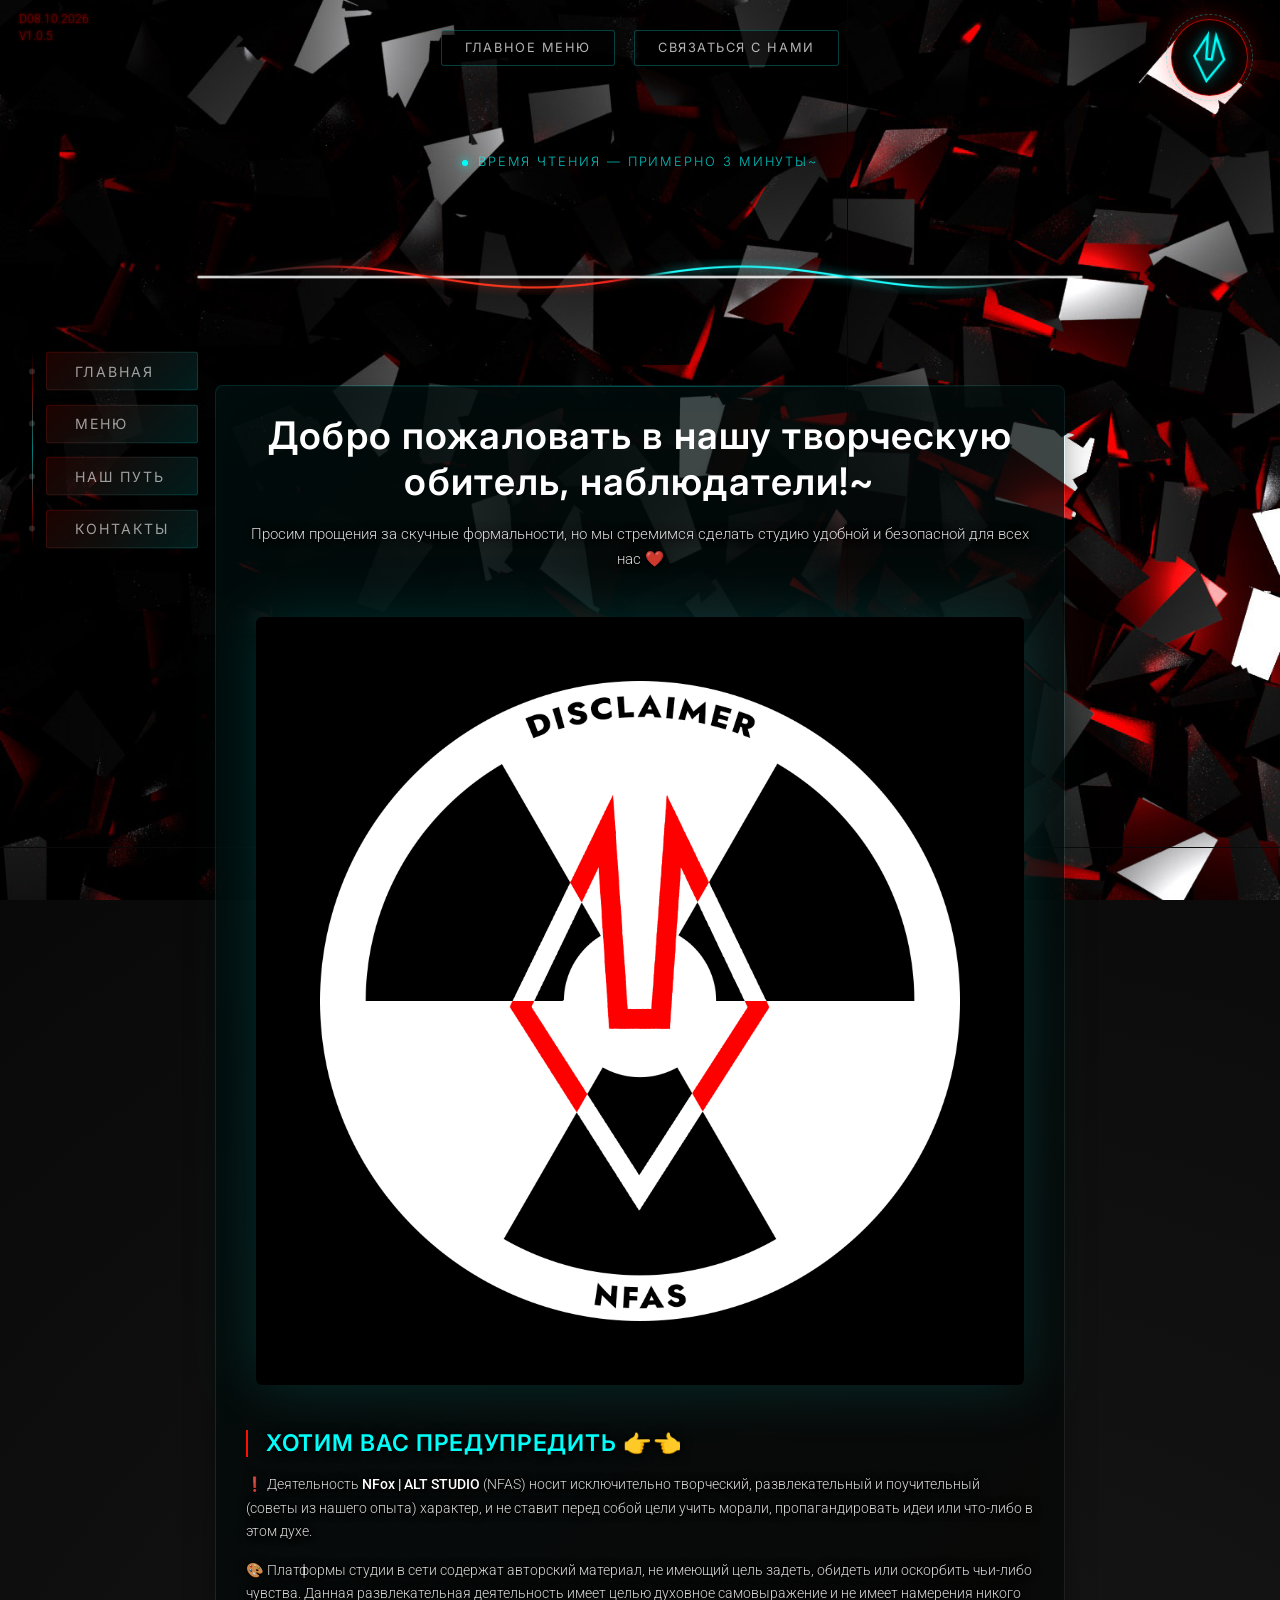
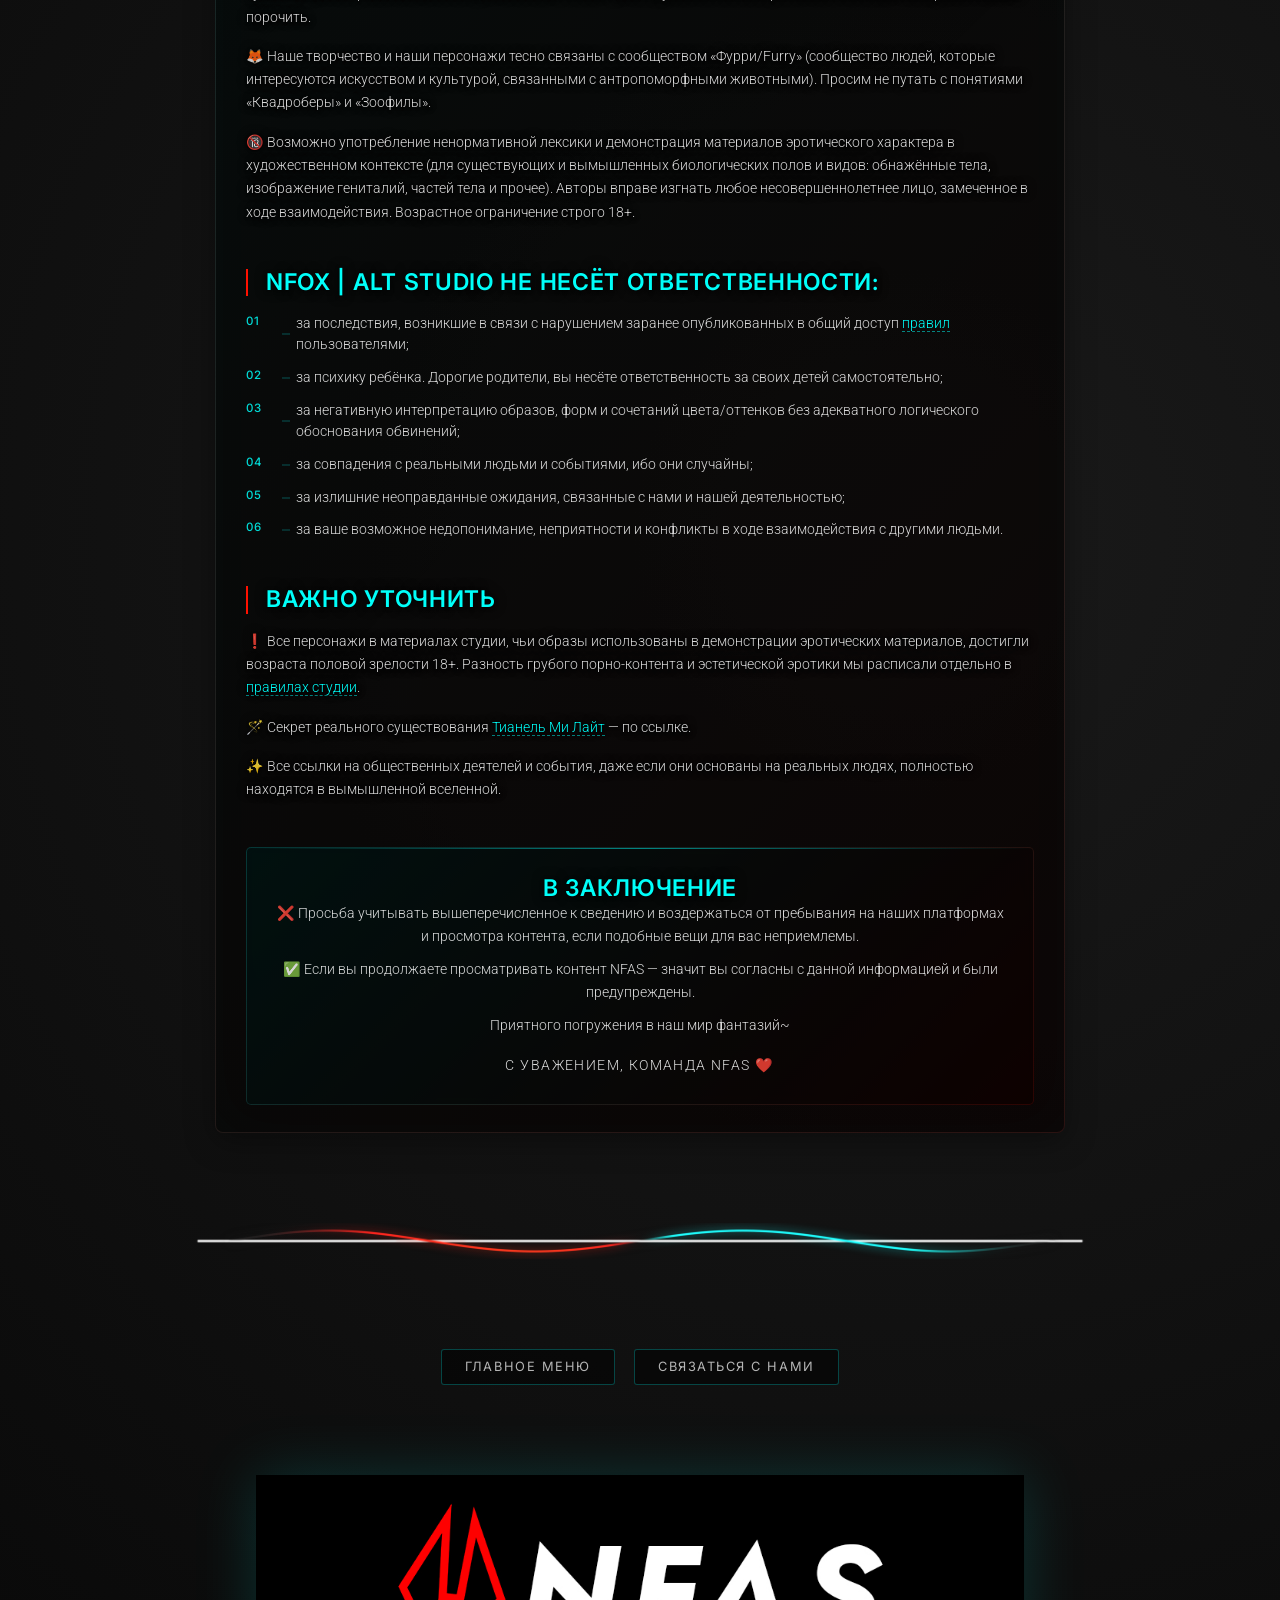
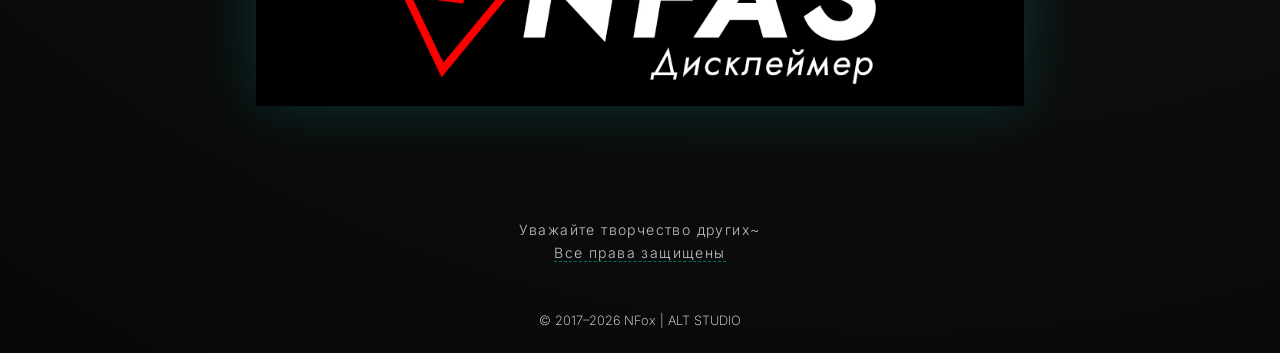
<file: pages/docs/disclaimer.html>
<!DOCTYPE html>
<html lang="ru">
	<head>
		<title>Дисклеймер | NFAS</title>
		<meta charset="UTF-8">
		<meta name="viewport" content="width=device-width, initial-scale=1.0, viewport-fit=cover">

		<meta name="description" content="Возрастные ограничения 18+, отказ от ответственности и условия использования контента студии NFox | ALT STUDIO.">
		<meta name="theme-color" content="#050505">

		<meta property="og:type" content="website">
		<meta property="og:site_name" content="NFox | ALT STUDIO">
		<meta property="og:locale" content="ru_RU">
		<meta property="og:title" content="Дисклеймер | NFAS">
		<meta property="og:description" content="Возрастные ограничения 18+, отказ от ответственности и условия использования контента студии NFox | ALT STUDIO.">
		<meta property="og:url" content="https://realnfas.github.io/pages/docs/disclaimer.html">
		<meta property="og:image" content="https://realnfas.github.io/media/img/og/og-default.png">
		<meta property="og:image:width" content="1200">
		<meta property="og:image:height" content="630">
		<meta property="og:image:alt" content="NFox | ALT STUDIO">

		<meta name="twitter:card" content="summary_large_image">
		<meta name="twitter:title" content="Дисклеймер | NFAS">
		<meta name="twitter:description" content="Возрастные ограничения 18+, отказ от ответственности и условия использования контента студии NFox | ALT STUDIO.">
		<meta name="twitter:image" content="https://realnfas.github.io/media/img/og/og-default.png">

		<link rel="icon" href="/media/img/ico/favicon.ico">
		<link rel="apple-touch-icon" href="/media/img/ico/favicon.ico">
		<link rel="stylesheet" href="/css/main.css">
		<link rel="stylesheet" href="/css/docs.css">
		<link rel="stylesheet" href="/css/fonts.css">
		<link rel="stylesheet" href="/css/adaptive.css">
		<link rel="stylesheet" href="/css/anim.css">
		<link rel="preload" as="image" href="/media/img/bg/bg1.jpg">
		<noscript>
			<style>
				.reveal { opacity: 1; transform: none; }
			</style>
		</noscript>
	</head>
	<body>
		<!-- Прогресс-бар -->
		<div class="scroll-progress" id="scrollProgress" aria-hidden="true"></div>
		<!-- Якорь начала страницы -->
		<div data-bg-slide="0"></div>
		<!-- ВРАЩАЮЩИЙСЯ ФОН -->
		<div class="bg-carousel" aria-hidden="true">
			<div class="slide" data-media-bg="bg/bg1.jpg"></div>
			<div class="slide" data-media-bg="bg/bg2.jpg"></div>
			<div class="slide" data-media-bg="bg/bg3.jpg"></div>
			<div class="slide" data-media-bg="bg/bg4.jpg"></div>
		</div>
		<!-- ПЛАШКА ВЕРСИИ -->
		<div id="plashka_version"></div>
		<!-- ОБОЛОЧКА СТРАНИЦЫ -->
		<div class="wrapper">
			<!-- БЛОК КОНТЕЙНЕР -->
			<div class="container">
				<!-- БЛОК КОНТЕНТ -->
				<div class="content">
					<!-- БЛОК HEADER -->
					<div class="header">
						<div id="logotype_container">
							<svg id="logotype" data-name="Слой 2" xmlns="http://www.w3.org/2000/svg" viewBox="0 0 251.9 403.46">
								<path d="M282.11,56.7,267.52,264.32h-23L229.89,56.7,130.05,262.52,256,460.16,382,262.53Zm3.33,226.82L295.94,127l65,135.55L256,425.86,151,262.53l65-135.55,10.5,156.54Zm-3.37-7-.22,3.19h0Zm-51.91,3.19h0l-.22-3.19Z" transform="translate(-130.05 -56.7)"/>
							</svg>
						</div>
					</div>
					<nav class="menu">
						<a data-page="home" href="/index.html" class="menu__item active">Главная</a>
						<a data-page="menu" href="/pages/p2/main_menu.html" class="menu__item">Меню</a>
						<a data-page="roadmap" href="/pages/p3/roadmap.html" data-text="navRoadmap" class="menu__item">Наш путь</a>
						<a data-page="contacts" href="/pages/p4/contactus.html" class="menu__item">Контакты</a>
					</nav>
					<!-- БЛОК ОСНОВАНИЯ -->
					<div class="middle">
						<!-- Верхние хлебные крошки -->
						<nav class="doc-breadcrumbs reveal">
							<a class="doc-breadcrumbs__link" data-page="menu"     href="/pages/p2/main_menu.html" data-text="docBackMenu">Главное меню</a>
							<a class="doc-breadcrumbs__link" data-page="contacts" href="/pages/p4/contactus.html" data-text="docBackContacts">Связаться с нами</a>
						</nav>

						<!-- Время чтения -->
						<div class="doc-readtime reveal">Время чтения — примерно 3 минуты~</div>

						<hr class="divider">

						<!-- Тело документа -->
						<section class="slide-block reveal">
							<div class="doc-body">
							
								<!-- Вступление -->
								<div class="doc-intro">
									<h2 class="doc-intro__title">Добро пожаловать в нашу творческую обитель, наблюдатели!~</h2>
									<p class="doc-intro__lead">
										Просим прощения за скучные формальности, но мы стремимся сделать студию удобной и безопасной для всех нас ❤️
									</p>
								</div>

								<!-- Иллюстрация -->
								<div class="doc-illustration">
									<img data-media="pics/disclaimer.png" alt="Дисклеймер">
								</div>

								<!-- Хотим вас предупредить -->
								<div class="doc-block">
									<h3 class="doc-block__title">Хотим вас предупредить 👉👈</h3>
									<p>❗️ Деятельность <strong data-text="studioName">NFox | ALT STUDIO</strong> (<span data-text="studioShort">NFAS</span>) носит исключительно творческий, развлекательный и поучительный (советы из нашего опыта) характер, и не ставит перед собой цели учить морали, пропагандировать идеи или что-либо в этом духе.</p>
									<p>🎨 Платформы студии в сети содержат авторский материал, не имеющий цель задеть, обидеть или оскорбить чьи-либо чувства. Данная развлекательная деятельность имеет целью духовное самовыражение и не имеет намерения никого порочить.</p>
									<p>🦊 Наше творчество и наши персонажи тесно связаны с сообществом «Фурри/Furry» (сообщество людей, которые интересуются искусством и культурой, связанными с антропоморфными животными). Просим не путать с понятиями «Квадроберы» и «Зоофилы».</p>
									<p>🔞 Возможно употребление ненормативной лексики и демонстрация материалов эротического характера в художественном контексте (для существующих и вымышленных биологических полов и видов: обнажённые тела, изображение гениталий, частей тела и прочее). Авторы вправе изгнать любое несовершеннолетнее лицо, замеченное в ходе взаимодействия. Возрастное ограничение строго 18+.</p>
								</div>

								<!-- Ответственность -->
								<div class="doc-block">
									<h3 class="doc-block__title"><span data-text="studioName">NFox | ALT STUDIO</span> не несёт ответственности:</h3>
									<ol class="doc-list">
										<li>за последствия, возникшие в связи с нарушением заранее опубликованных в общий доступ <a data-page="rules" href="/pages/docs/rules.html">правил</a> пользователями;</li>
										<li>за психику ребёнка. Дорогие родители, вы несёте ответственность за своих детей самостоятельно;</li>
										<li>за негативную интерпретацию образов, форм и сочетаний цвета/оттенков без адекватного логического обоснования обвинений;</li>
										<li>за совпадения с реальными людьми и событиями, ибо они случайны;</li>
										<li>за излишние неоправданные ожидания, связанные с нами и нашей деятельностью;</li>
										<li>за ваше возможное недопонимание, неприятности и конфликты в ходе взаимодействия с другими людьми.</li>
									</ol>
								</div>

								<!-- Важно уточнить -->
								<div class="doc-block">
									<h3 class="doc-block__title">Важно уточнить</h3>
									<p>❗️ Все персонажи в материалах студии, чьи образы использованы в демонстрации эротических материалов, достигли возраста половой зрелости 18+. Разность грубого порно-контента и эстетической эротики мы расписали отдельно в <a data-page="rules" href="/pages/docs/rules.html">правилах студии</a>.</p>
									<p>🪄 Секрет реального существования <a data-page="spoiler" href="/pages/docs/spoiler.html">Тианель Ми Лайт</a> — по ссылке.</p>
									<p>✨ Все ссылки на общественных деятелей и события, даже если они основаны на реальных людях, полностью находятся в вымышленной вселенной.</p>
								</div>
							
								<!-- В заключение -->
								<div class="doc-outro">
									<h3 class="doc-block__title" style="text-align:center; border-left:none; padding-left:0;">В заключение</h3>
									<p>❌ Просьба учитывать вышеперечисленное к сведению и воздержаться от пребывания на наших платформах и просмотра контента, если подобные вещи для вас неприемлемы.</p>
									<p>✅ Если вы продолжаете просматривать контент <span data-text="studioShort">NFAS</span> — значит вы согласны с данной информацией и были предупреждены.</p>
									<p>Приятного погружения в наш мир фантазий~</p>
									<p class="doc-outro__signature">С уважением, команда <span data-text="studioShort">NFAS</span> ❤️</p>
								</div>

							</div>
						</section>

						<!-- Разделитель -->
						<hr class="divider">

						<!-- Нижние хлебные крошки -->
						<nav class="doc-breadcrumbs reveal">
							<a class="doc-breadcrumbs__link" data-page="menu"     href="/pages/p2/main_menu.html" data-text="docBackMenu">Главное меню</a>
							<a class="doc-breadcrumbs__link" data-page="contacts" href="/pages/p4/contactus.html" data-text="docBackContacts">Связаться с нами</a>
						</nav>

						<!-- Плашка -->
						<section class="slide-block reveal">
							<div class="doc-plashka">
								<img data-plashka="disclaimer" alt="Дисклеймер">
							</div>
						</section>

						<!-- Футер документа -->
						<section class="slide-block reveal">
							<div class="doc-footer">
								<p data-text="docFooterRespect">Уважайте творчество других~</p>
								<p data-text="docFooterRights">Все права защищены</p>
							</div>
						</section>
					</div>
				</div>
			</div>
		</div>
		<script src="/js/site-config.js"></script>
		<script src="/js/scroll-bg.js"></script>
		<!-- ПОДВАЛ -->
		<footer>
			<div id="text_footer"></div>
		</footer>
	</body>
</html>
</file>
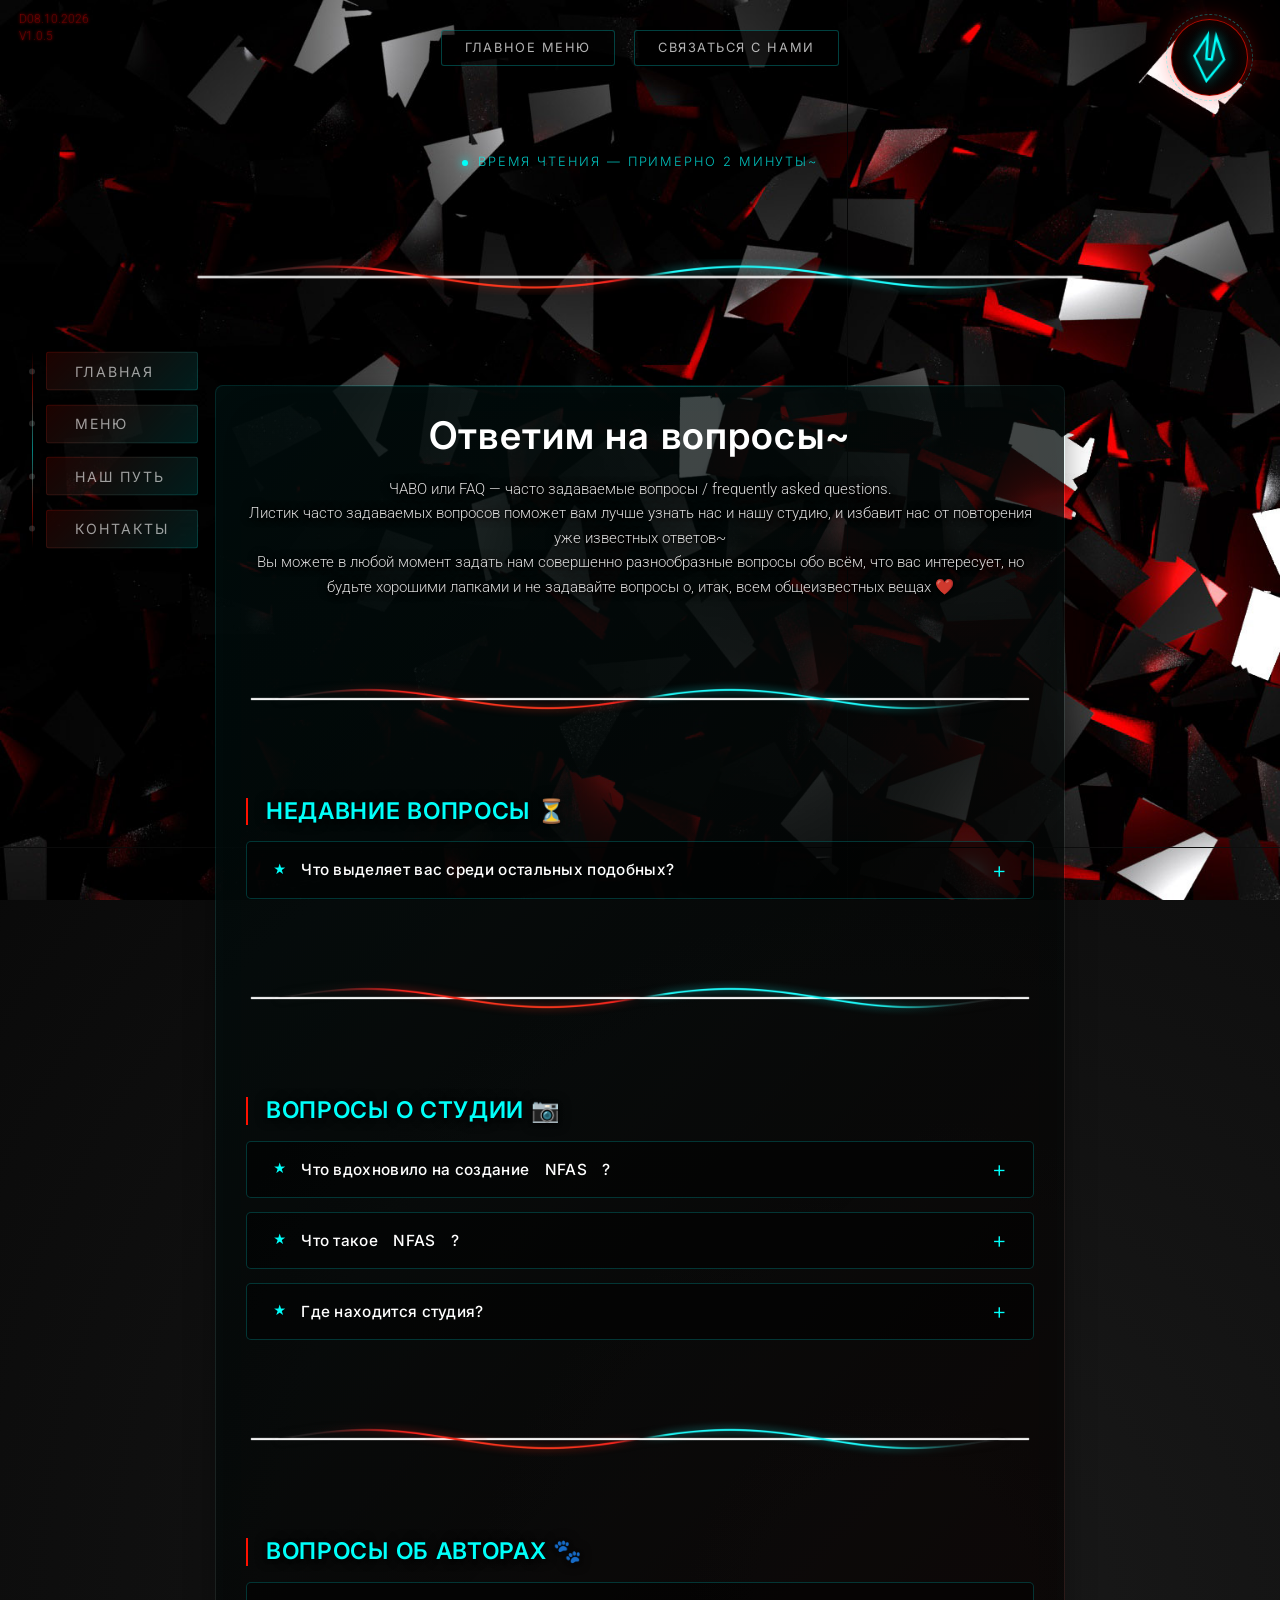
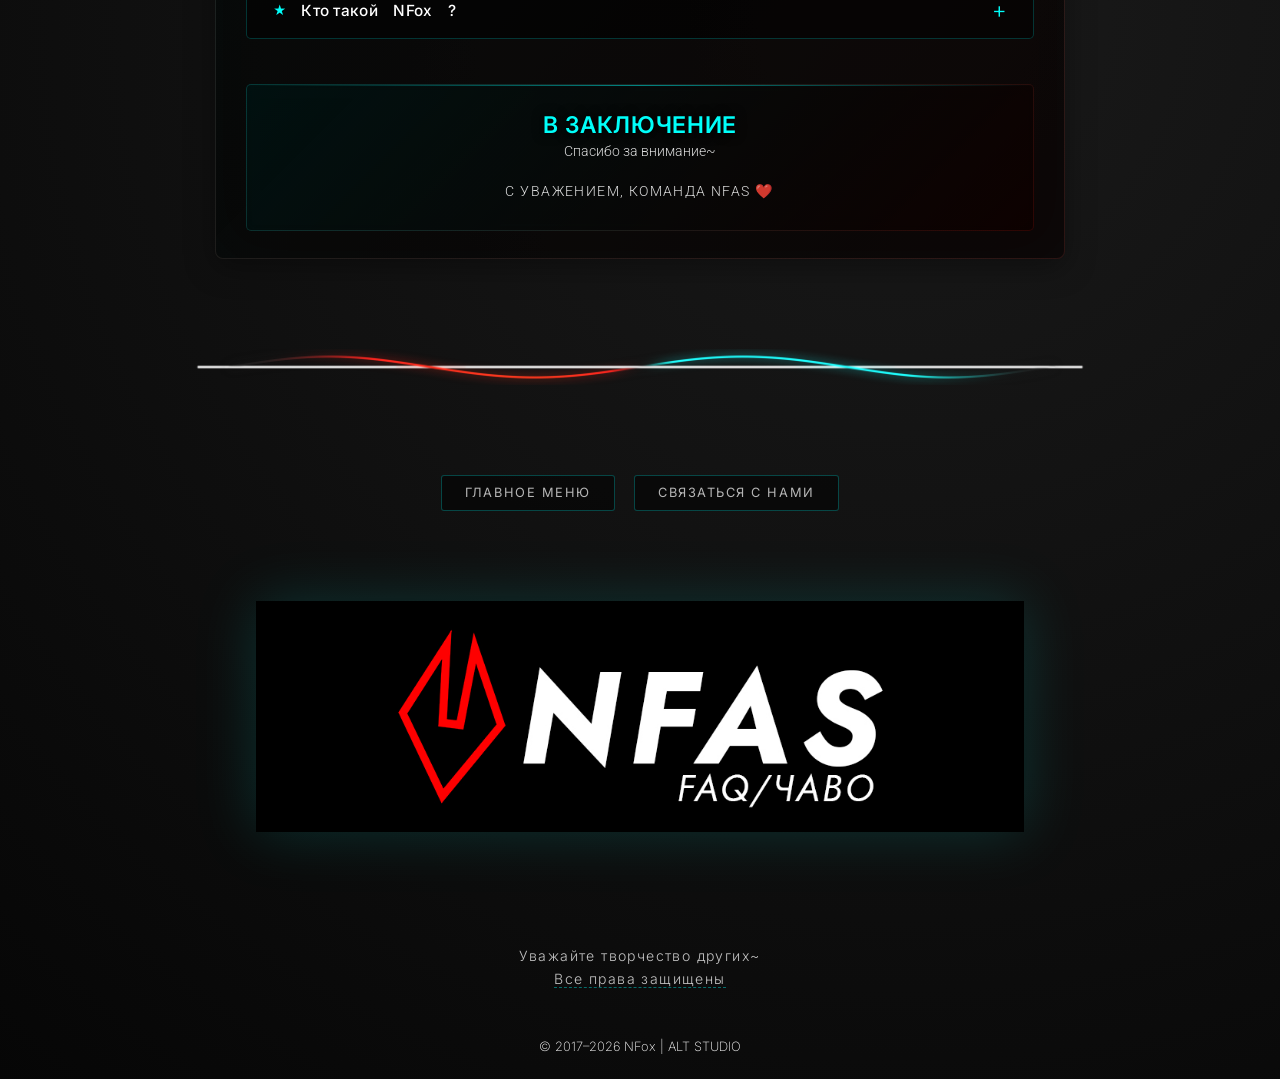
<file: pages/docs/faq.html>
<!DOCTYPE html>
<html lang="ru">
	<head>
		<title>FAQ / ЧАВО | NFAS</title>
		<meta charset="UTF-8">
		<meta name="viewport" content="width=device-width, initial-scale=1.0, viewport-fit=cover">

		<meta name="description" content="Часто задаваемые вопросы о студии NFox | ALT STUDIO, авторах, заказах и коллаборациях.">
		<meta name="theme-color" content="#050505">

		<meta property="og:type" content="website">
		<meta property="og:site_name" content="NFox | ALT STUDIO">
		<meta property="og:locale" content="ru_RU">
		<meta property="og:title" content="FAQ / ЧАВО | NFAS">
		<meta property="og:description" content="Часто задаваемые вопросы о студии NFox | ALT STUDIO, авторах, заказах и коллаборациях.">
		<meta property="og:url" content="https://realnfas.github.io/pages/docs/faq.html">
		<meta property="og:image" content="https://realnfas.github.io/media/img/og/og-default.png">
		<meta property="og:image:width" content="1200">
		<meta property="og:image:height" content="630">
		<meta property="og:image:alt" content="NFox | ALT STUDIO">

		<meta name="twitter:card" content="summary_large_image">
		<meta name="twitter:title" content="FAQ / ЧАВО | NFAS">
		<meta name="twitter:description" content="Часто задаваемые вопросы о студии NFox | ALT STUDIO, авторах, заказах и коллаборациях.">
		<meta name="twitter:image" content="https://realnfas.github.io/media/img/og/og-default.png">

		<link rel="icon" href="/media/img/ico/favicon.ico">
		<link rel="apple-touch-icon" href="/media/img/ico/favicon.ico">
		<link rel="stylesheet" href="/css/main.css">
		<link rel="stylesheet" href="/css/docs.css">
		<link rel="stylesheet" href="/css/fonts.css">
		<link rel="stylesheet" href="/css/adaptive.css">
		<link rel="stylesheet" href="/css/anim.css">
		<link rel="preload" as="image" href="/media/img/bg/bg1.jpg">
		<noscript>
			<style>
				.reveal { opacity: 1; transform: none; }
			</style>
		</noscript>
	</head>
	<body>
		<!-- Прогресс-бар -->
		<div class="scroll-progress" id="scrollProgress" aria-hidden="true"></div>
		<!-- Якорь начала страницы -->
		<div data-bg-slide="0"></div>
		<!-- ВРАЩАЮЩИЙСЯ ФОН -->
		<div class="bg-carousel" aria-hidden="true">
			<div class="slide" data-media-bg="bg/bg1.jpg"></div>
			<div class="slide" data-media-bg="bg/bg2.jpg"></div>
			<div class="slide" data-media-bg="bg/bg3.jpg"></div>
			<div class="slide" data-media-bg="bg/bg4.jpg"></div>
		</div>
		<!-- ПЛАШКА ВЕРСИИ -->
		<div id="plashka_version"></div>
		<!-- ОБОЛОЧКА СТРАНИЦЫ -->
		<div class="wrapper">
			<!-- БЛОК КОНТЕЙНЕР -->
			<div class="container">
				<!-- БЛОК КОНТЕНТ -->
				<div class="content">
					<!-- БЛОК HEADER -->
					<div class="header">
						<div id="logotype_container">
							<svg id="logotype" data-name="Слой 2" xmlns="http://www.w3.org/2000/svg" viewBox="0 0 251.9 403.46">
								<path d="M282.11,56.7,267.52,264.32h-23L229.89,56.7,130.05,262.52,256,460.16,382,262.53Zm3.33,226.82L295.94,127l65,135.55L256,425.86,151,262.53l65-135.55,10.5,156.54Zm-3.37-7-.22,3.19h0Zm-51.91,3.19h0l-.22-3.19Z" transform="translate(-130.05 -56.7)"/>
							</svg>
						</div>
					</div>
					<nav class="menu">
						<a data-page="home" href="/index.html" class="menu__item active">Главная</a>
						<a data-page="menu" href="/pages/p2/main_menu.html" class="menu__item">Меню</a>
						<a data-page="roadmap" href="/pages/p3/roadmap.html" data-text="navRoadmap" class="menu__item">Наш путь</a>
						<a data-page="contacts" href="/pages/p4/contactus.html" class="menu__item">Контакты</a>
					</nav>
					<!-- БЛОК ОСНОВАНИЯ -->
					<div class="middle">
						<!-- Верхние хлебные крошки -->
						<nav class="doc-breadcrumbs reveal">
							<a class="doc-breadcrumbs__link" data-page="menu"     href="/pages/p2/main_menu.html" data-text="docBackMenu">Главное меню</a>
							<a class="doc-breadcrumbs__link" data-page="contacts" href="/pages/p4/contactus.html" data-text="docBackContacts">Связаться с нами</a>
						</nav>

						<!-- Время чтения -->
						<div class="doc-readtime reveal">Время чтения — примерно 2 минуты~</div>

						<hr class="divider">

						<section class="slide-block reveal">
							<div class="doc-body">

								<!-- Вступление -->
								<div class="doc-intro">
									<h2 class="doc-intro__title">Ответим на вопросы~</h2>
									<p class="doc-intro__lead">
										ЧАВО или FAQ — часто задаваемые вопросы / frequently asked questions.
									</p>
									<p class="doc-intro__lead">
										Листик часто задаваемых вопросов поможет вам лучше узнать нас и нашу студию, и избавит нас от повторения уже известных ответов~
									</p>
									<p class="doc-intro__lead">
										Вы можете в любой момент задать нам совершенно разнообразные вопросы обо всём, что вас интересует, но будьте хорошими лапками и не задавайте вопросы о, итак, всем общеизвестных вещах ❤️
									</p>
								</div>

								<hr class="divider">

								<div class="doc-faq-group">
									<h3 class="doc-faq-group__title">Недавние вопросы ⏳</h3>
									<div class="doc-faq">
										<details class="doc-faq__item">
											<summary class="doc-faq__question">Что выделяет вас среди остальных подобных?</summary>
											<div class="doc-faq__answer">Нестандартный подход к решению творческих задач наверно) ^^</div>
										</details>
									</div>
								</div>

								<hr class="divider">

								<!-- Вопросы о студии -->
								<div class="doc-faq-group">
									<h3 class="doc-faq-group__title">Вопросы о студии 📷</h3>
									<div class="doc-faq">

										<details class="doc-faq__item">
											<summary class="doc-faq__question">Что вдохновило на создание <span data-text="studioShort">NFAS</span>?</summary>
											<div class="doc-faq__answer">
												Желание стать частью креативного общества. Наше тяжёлое моральное состояние в какой-то период нашей жизни. Проблемы, требующие стойкости духа. Идея найти своё место в этом мире. Желание подарить обществу эмоции, увидеть восхищение и некую надежду на хорошее в глазах людей.
											</div>
										</details>

										<details class="doc-faq__item">
											<summary class="doc-faq__question">Что такое <span data-text="studioShort">NFAS</span>?</summary>
											<div class="doc-faq__answer">
												Метафизическое место поиска себя. Студия — это уютный островок для тех, кто хочет найти себя, поймать свой дзен, позаниматься творчеством или просто послушать наши с Ти рассказы о наших приключениях, понаблюдать за нашим творчеством.
											</div>
										</details>

										<details class="doc-faq__item">
											<summary class="doc-faq__question">Где находится студия?</summary>
											<div class="doc-faq__answer">
												В мыслях каждого, кто станет думать о ней. Студия существует в самых разнообразных вариациях реальности. Все ваши фантазии — это действительно существующие вариации реальностей, в которые можно попасть, которые можно почувствовать и даже условно жить там. Это как когда вы читаете книгу и не можете остановиться, потому что сюжет стал частью вашего сознания и вы хотите погружаться всё глубже в историю.
											</div>
										</details>

									</div>
								</div>

								<hr class="divider">

								<!-- Вопросы об авторах -->
								<div class="doc-faq-group">
									<h3 class="doc-faq-group__title">Вопросы об авторах 🐾</h3>
									<div class="doc-faq">

										<details class="doc-faq__item">
											<summary class="doc-faq__question">Кто такой <span data-text="nicknameGeneral">NFox</span>?</summary>
											<div class="doc-faq__answer">
												Метафора духа лисицы, которая бесконечно вариативно изменяет свой многогранный облик. Это действительно существующая жизнь, границы которой заключены в рамках возможностей вашего восприятия и воображения. NFox — универсальное и необъятное представление всех возможных и невозможных проявлений автора студии и его последователей, зрителей. Дух творческой вариативной лисицы — кицунэ. Только без каких-либо легендарных злостных умыслов.
											</div>
										</details>

									</div>
								</div>

								<!-- В заключение -->
								<div class="doc-outro">
									<h3 class="doc-block__title" style="text-align:center; border-left:none; padding-left:0;">В заключение</h3>
									<p>Спасибо за внимание~</p>
									<p class="doc-outro__signature">С уважением, команда <span data-text="studioShort">NFAS</span> ❤️</p>
								</div>

							</div>
						</section>

						<hr class="divider">

						<!-- Нижние хлебные крошки -->
						<nav class="doc-breadcrumbs reveal">
							<a class="doc-breadcrumbs__link" data-page="menu"     href="/pages/p2/main_menu.html" data-text="docBackMenu">Главное меню</a>
							<a class="doc-breadcrumbs__link" data-page="contacts" href="/pages/p4/contactus.html" data-text="docBackContacts">Связаться с нами</a>
						</nav>

						<!-- Плашка -->
						<section class="slide-block reveal">
							<div class="doc-plashka">
								<img data-plashka="faq" alt="FAQ/ЧАВО">
							</div>
						</section>

						<!-- Футер документа -->
						<section class="slide-block reveal">
							<div class="doc-footer">
								<p data-text="docFooterRespect">Уважайте творчество других~</p>
								<p data-text="docFooterRights">Все права защищены</p>
							</div>
						</section>
					</div>
				</div>
			</div>
		</div>
		<script src="/js/site-config.js"></script>
		<script src="/js/scroll-bg.js"></script>
		<!-- ПОДВАЛ -->
		<footer>
			<div id="text_footer"></div>
		</footer>
	</body>
</html>
</file>
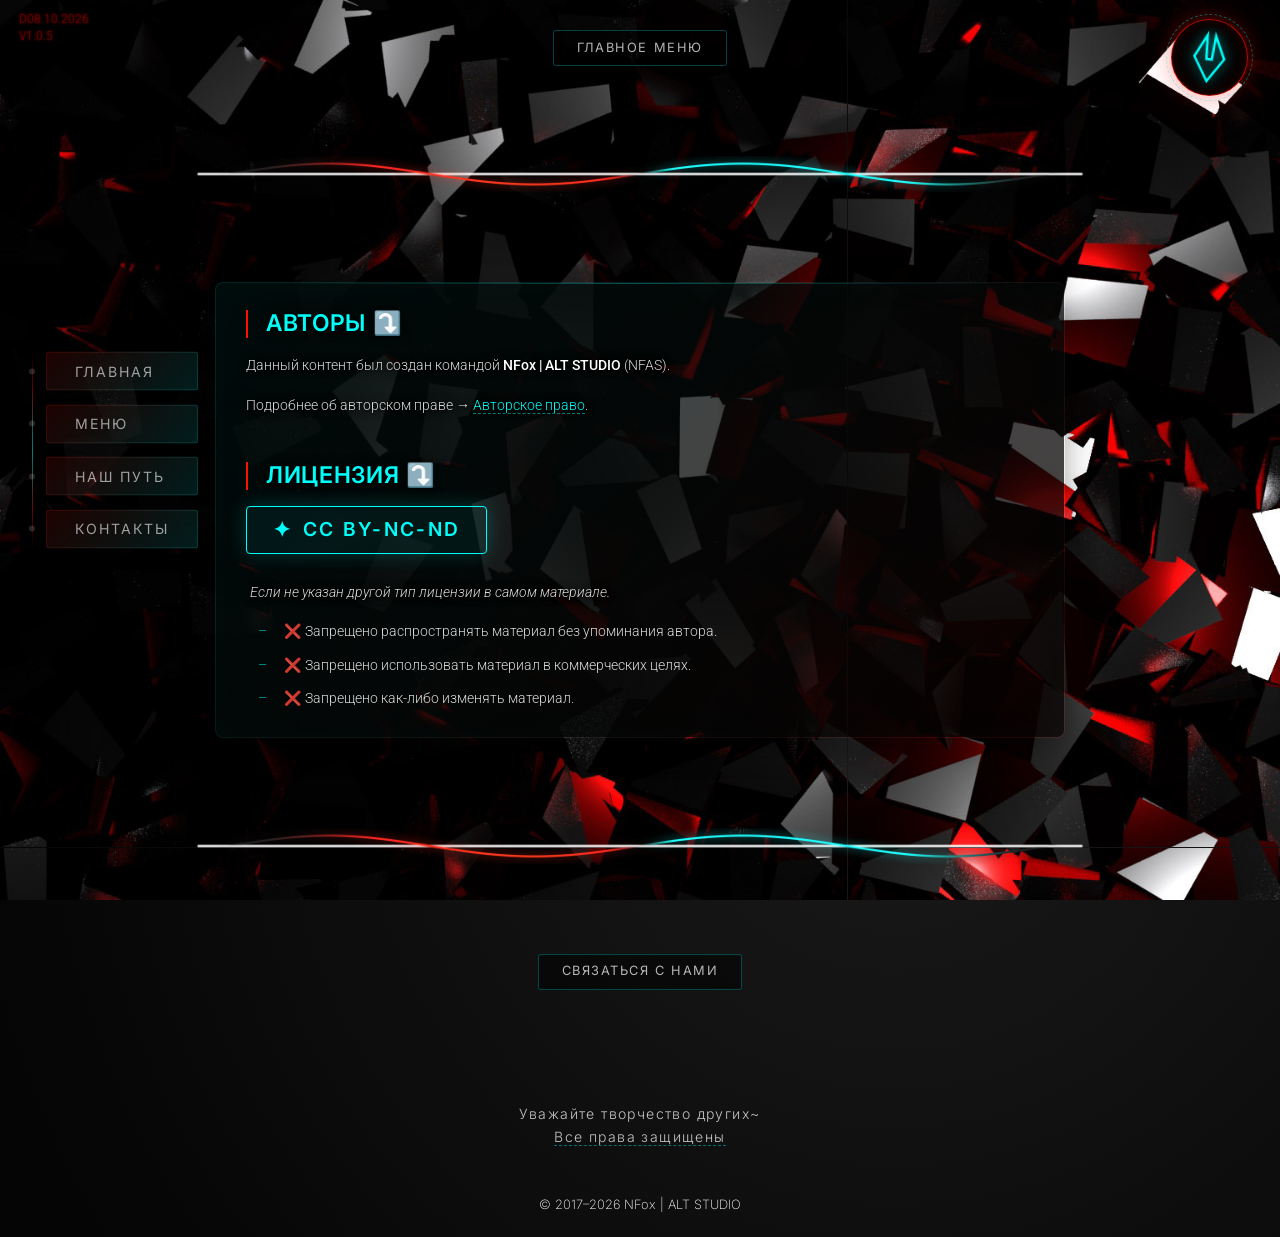
<file: pages/docs/licence.html>
<!DOCTYPE html>
<html lang="ru">
	<head>
		<title>Лицензия контента | NFAS</title>
		<meta charset="UTF-8">
		<meta name="viewport" content="width=device-width, initial-scale=1.0, viewport-fit=cover">

		<meta name="description" content="Условия использования материалов студии NFox | ALT STUDIO: лицензия CC BY-NC-ND, авторские знаки.">
		<meta name="theme-color" content="#050505">

		<meta property="og:type" content="website">
		<meta property="og:site_name" content="NFox | ALT STUDIO">
		<meta property="og:locale" content="ru_RU">
		<meta property="og:title" content="Лицензия контента | NFAS">
		<meta property="og:description" content="Условия использования материалов студии NFox | ALT STUDIO: лицензия CC BY-NC-ND, авторские знаки.">
		<meta property="og:url" content="https://realnfas.github.io/pages/docs/licence.html">
		<meta property="og:image" content="https://realnfas.github.io/media/img/og/og-default.png">
		<meta property="og:image:width" content="1200">
		<meta property="og:image:height" content="630">
		<meta property="og:image:alt" content="NFox | ALT STUDIO">

		<meta name="twitter:card" content="summary_large_image">
		<meta name="twitter:title" content="Лицензия контента | NFAS">
		<meta name="twitter:description" content="Условия использования материалов студии NFox | ALT STUDIO: лицензия CC BY-NC-ND, авторские знаки.">
		<meta name="twitter:image" content="https://realnfas.github.io/media/img/og/og-default.png">

		<link rel="icon" href="/media/img/ico/favicon.ico">
		<link rel="apple-touch-icon" href="/media/img/ico/favicon.ico">
		<link rel="stylesheet" href="/css/main.css">
		<link rel="stylesheet" href="/css/docs.css">
		<link rel="stylesheet" href="/css/fonts.css">
		<link rel="stylesheet" href="/css/adaptive.css">
		<link rel="stylesheet" href="/css/anim.css">
		<link rel="preload" as="image" href="/media/img/bg/bg1.jpg">
		<noscript>
			<style>
				.reveal { opacity: 1; transform: none; }
			</style>
		</noscript>
	</head>
	<body>
		<!-- Прогресс-бар -->
		<div class="scroll-progress" id="scrollProgress" aria-hidden="true"></div>
		<!-- Якорь начала страницы -->
		<div data-bg-slide="0"></div>
		<!-- ВРАЩАЮЩИЙСЯ ФОН -->
		<div class="bg-carousel" aria-hidden="true">
			<div class="slide" data-media-bg="bg/bg1.jpg"></div>
			<div class="slide" data-media-bg="bg/bg2.jpg"></div>
			<div class="slide" data-media-bg="bg/bg3.jpg"></div>
			<div class="slide" data-media-bg="bg/bg4.jpg"></div>
		</div>
		<!-- ПЛАШКА ВЕРСИИ -->
		<div id="plashka_version"></div>
		<!-- ОБОЛОЧКА СТРАНИЦЫ -->
		<div class="wrapper">
			<!-- БЛОК КОНТЕЙНЕР -->
			<div class="container">
				<!-- БЛОК КОНТЕНТ -->
				<div class="content">
					<!-- БЛОК HEADER -->
					<div class="header">
						<div id="logotype_container">
							<svg id="logotype" data-name="Слой 2" xmlns="http://www.w3.org/2000/svg" viewBox="0 0 251.9 403.46">
								<path d="M282.11,56.7,267.52,264.32h-23L229.89,56.7,130.05,262.52,256,460.16,382,262.53Zm3.33,226.82L295.94,127l65,135.55L256,425.86,151,262.53l65-135.55,10.5,156.54Zm-3.37-7-.22,3.19h0Zm-51.91,3.19h0l-.22-3.19Z" transform="translate(-130.05 -56.7)"/>
							</svg>
						</div>
					</div>
					<nav class="menu">
						<a data-page="home" href="/index.html" class="menu__item active">Главная</a>
						<a data-page="menu" href="/pages/p2/main_menu.html" class="menu__item">Меню</a>
						<a data-page="roadmap" href="/pages/p3/roadmap.html" data-text="navRoadmap" class="menu__item">Наш путь</a>
						<a data-page="contacts" href="/pages/p4/contactus.html" class="menu__item">Контакты</a>
					</nav>
					<!-- БЛОК ОСНОВАНИЯ -->
					<div class="middle">
						<!-- Верхние хлебные крошки -->
						<nav class="doc-breadcrumbs reveal">
							<a class="doc-breadcrumbs__link" data-page="menu" href="/pages/p2/main_menu.html" data-text="docBackMenu">Главное меню</a>
						</nav>

						<hr class="divider">

						<section class="slide-block reveal">
							<div class="doc-body">

								<!-- Авторы -->
								<div class="doc-block">
									<h3 class="doc-block__title">Авторы ⤵️</h3>
									<p>Данный контент был создан командой <strong data-text="studioName">NFox | ALT STUDIO</strong> (<span data-text="studioShort">NFAS</span>).</p>
									<p>Подробнее об авторском праве → <a data-page="copyright" href="/pages/docs/copyright.html">Авторское право</a>.</p>
								</div>

								<!-- Лицензия -->
								<div class="doc-block">
									<h3 class="doc-block__title">Лицензия ⤵️</h3>

									<div class="doc-licence-badge">CC BY-NC-ND</div>
									<p class="doc-licence-note">Если не указан другой тип лицензии в самом материале.</p>

									<ul class="doc-bullets">
										<li>❌ Запрещено распространять материал без упоминания автора.</li>
										<li>❌ Запрещено использовать материал в коммерческих целях.</li>
										<li>❌ Запрещено как-либо изменять материал.</li>
									</ul>
								</div>

							</div>
						</section>

						<hr class="divider">

						<!-- Нижние хлебные крошки -->
						<nav class="doc-breadcrumbs reveal">
							<a class="doc-breadcrumbs__link" data-page="contacts" href="/pages/p4/contactus.html" data-text="docBackContacts">Связаться с нами</a>
						</nav>

						<!-- Футер документа -->
						<section class="slide-block reveal">
							<div class="doc-footer">
								<p data-text="docFooterRespect">Уважайте творчество других~</p>
								<p data-text="docFooterRights">Все права защищены</p>
							</div>
						</section>
					</div>
				</div>
			</div>
		</div>
		<script src="/js/site-config.js"></script>
		<script src="/js/scroll-bg.js"></script>
		<!-- ПОДВАЛ -->
		<footer>
			<div id="text_footer"></div>
		</footer>
	</body>
</html>
</file>
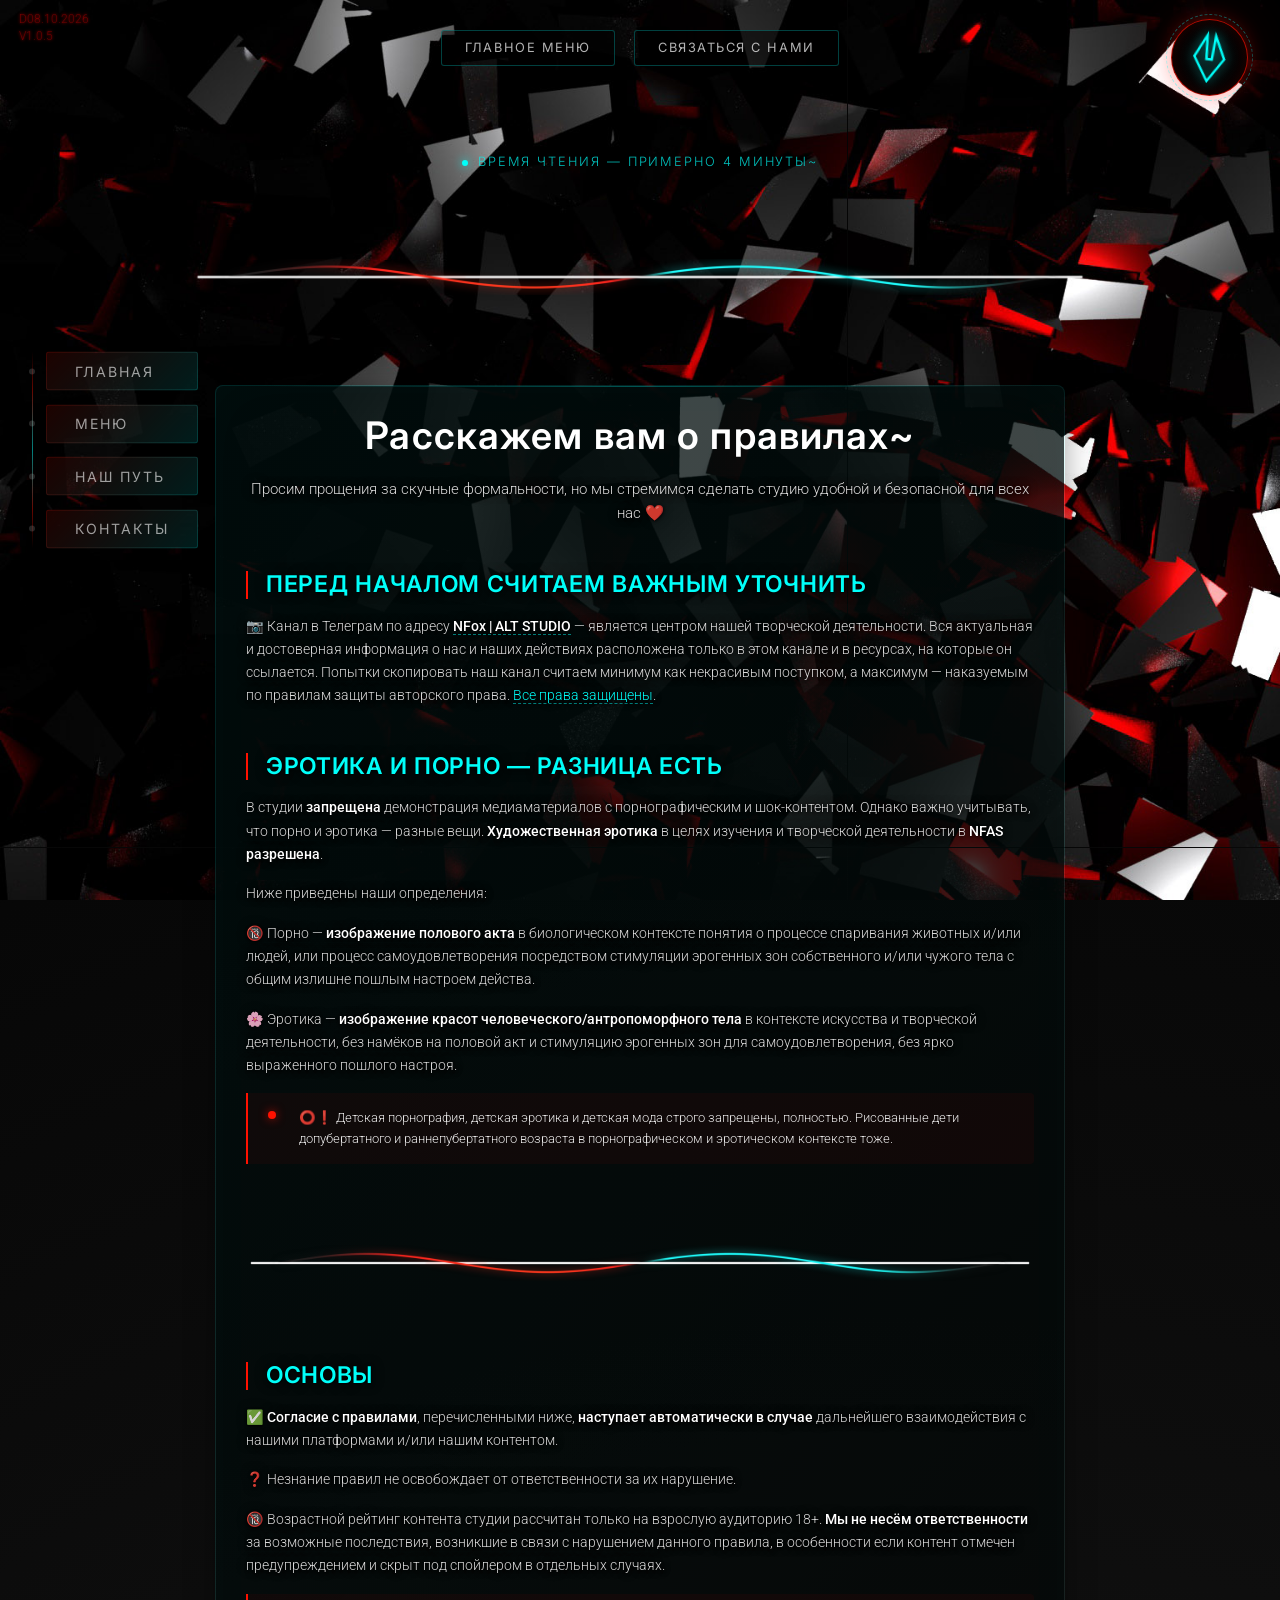
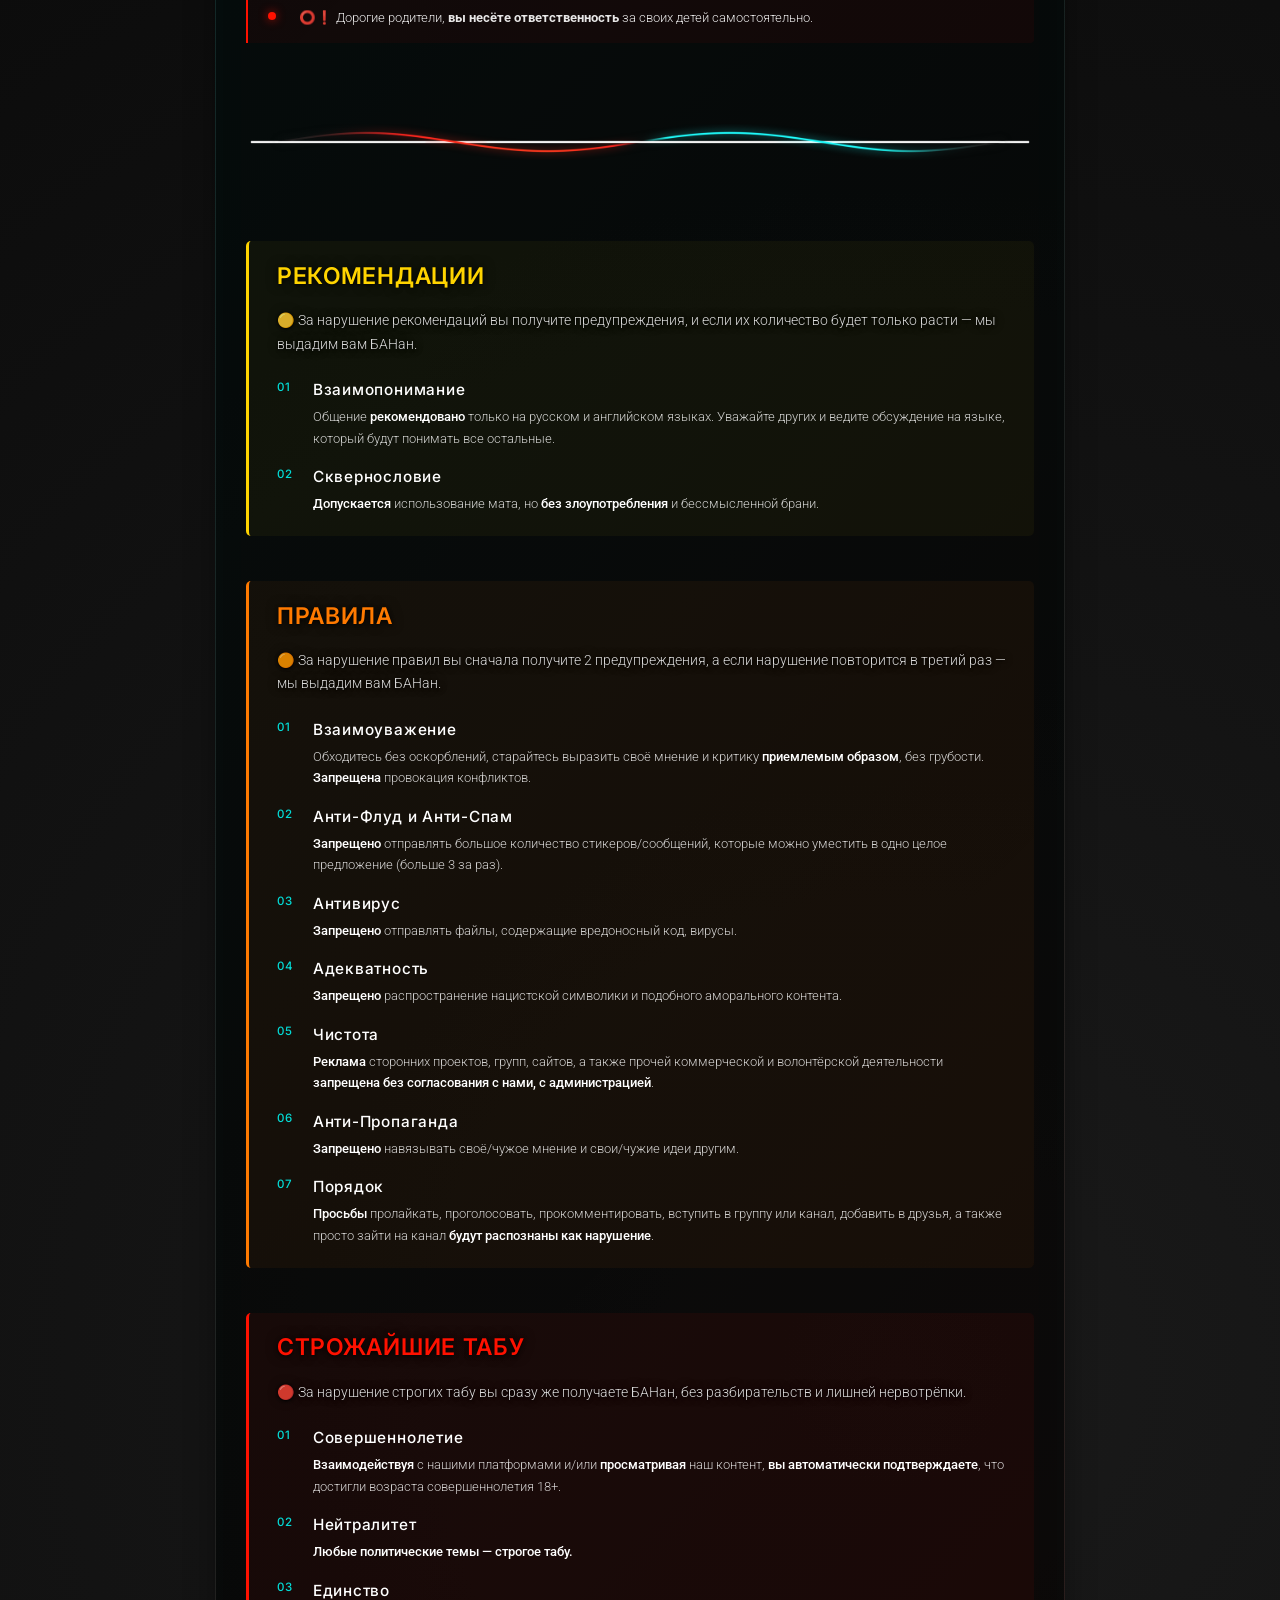
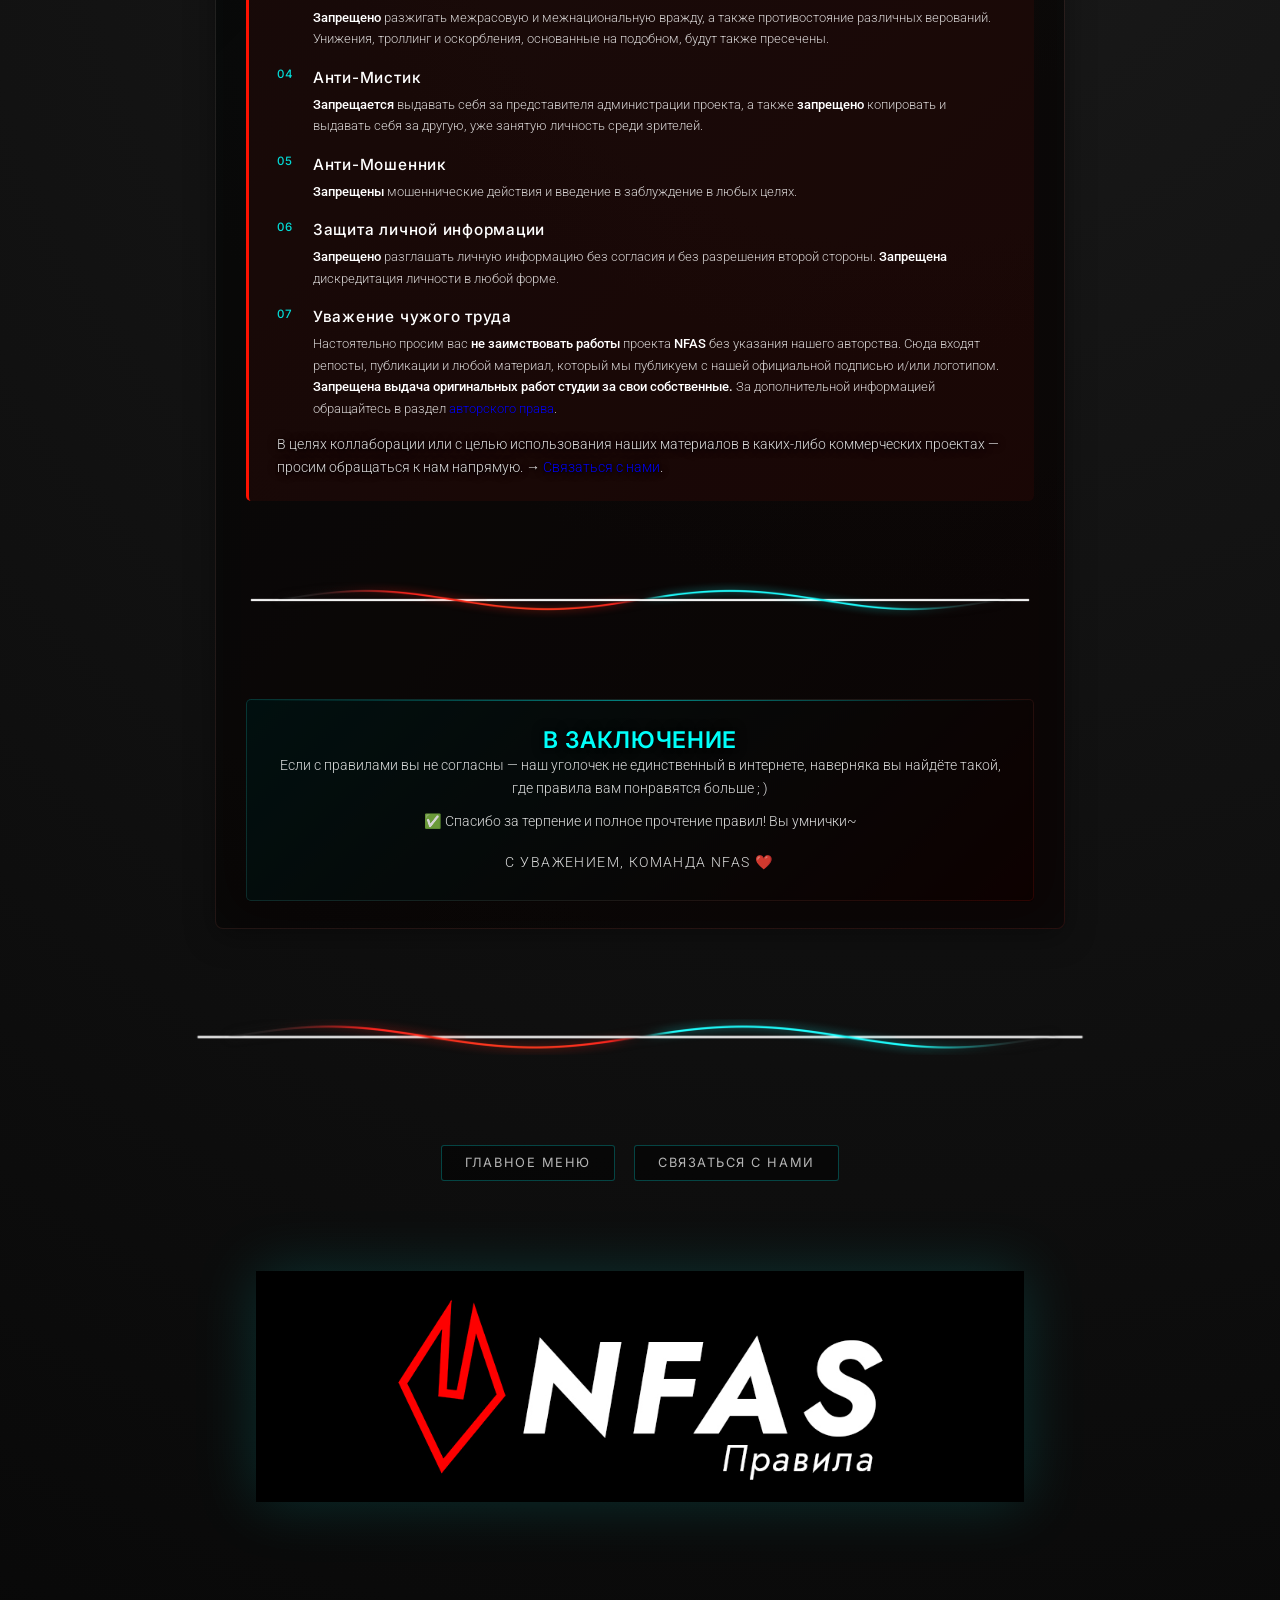
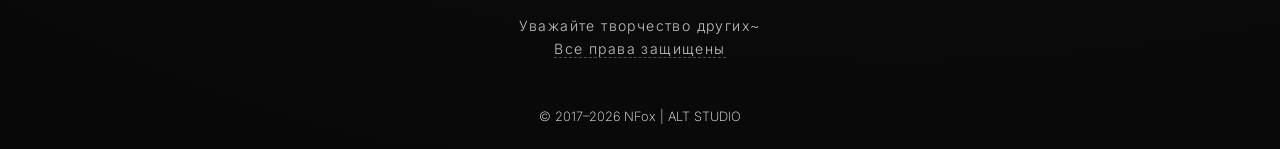
<file: pages/docs/rules.html>
<!DOCTYPE html>
<html lang="ru">
	<head>
		<title>Правила | NFAS</title>
		<meta charset="UTF-8">
		<meta name="viewport" content="width=device-width, initial-scale=1.0, viewport-fit=cover">

		<meta name="description" content="Правила сообщества NFox | ALT STUDIO: рекомендации, основные правила и строгие табу для зрителей и участников.">
		<meta name="theme-color" content="#050505">

		<meta property="og:type" content="website">
		<meta property="og:site_name" content="NFox | ALT STUDIO">
		<meta property="og:locale" content="ru_RU">
		<meta property="og:title" content="Правила | NFAS">
		<meta property="og:description" content="Правила сообщества NFox | ALT STUDIO: рекомендации, основные правила и строгие табу для зрителей и участников.">
		<meta property="og:url" content="https://realnfas.github.io/pages/docs/rules.html">
		<meta property="og:image" content="https://realnfas.github.io/media/img/og/og-default.png">
		<meta property="og:image:width" content="1200">
		<meta property="og:image:height" content="630">
		<meta property="og:image:alt" content="NFox | ALT STUDIO">

		<meta name="twitter:card" content="summary_large_image">
		<meta name="twitter:title" content="Правила | NFAS">
		<meta name="twitter:description" content="Правила сообщества NFox | ALT STUDIO: рекомендации, основные правила и строгие табу для зрителей и участников.">
		<meta name="twitter:image" content="https://realnfas.github.io/media/img/og/og-default.png">

		<link rel="icon" href="/media/img/ico/favicon.ico">
		<link rel="apple-touch-icon" href="/media/img/ico/favicon.ico">
		<link rel="stylesheet" href="/css/main.css">
		<link rel="stylesheet" href="/css/docs.css">
		<link rel="stylesheet" href="/css/fonts.css">
		<link rel="stylesheet" href="/css/adaptive.css">
		<link rel="stylesheet" href="/css/anim.css">
		<link rel="preload" as="image" href="/media/img/bg/bg1.jpg">
		<noscript>
			<style>
				.reveal { opacity: 1; transform: none; }
			</style>
		</noscript>
	</head>
	<body>
		<!-- Прогресс-бар -->
		<div class="scroll-progress" id="scrollProgress" aria-hidden="true"></div>
		<!-- Якорь начала страницы -->
		<div data-bg-slide="0"></div>
		<!-- ВРАЩАЮЩИЙСЯ ФОН -->
		<div class="bg-carousel" aria-hidden="true">
			<div class="slide" data-media-bg="bg/bg1.jpg"></div>
			<div class="slide" data-media-bg="bg/bg2.jpg"></div>
			<div class="slide" data-media-bg="bg/bg3.jpg"></div>
			<div class="slide" data-media-bg="bg/bg4.jpg"></div>
		</div>
		<!-- ПЛАШКА ВЕРСИИ -->
		<div id="plashka_version"></div>
		<!-- ОБОЛОЧКА СТРАНИЦЫ -->
		<div class="wrapper">
			<!-- БЛОК КОНТЕЙНЕР -->
			<div class="container">
				<!-- БЛОК КОНТЕНТ -->
				<div class="content">
					<!-- БЛОК HEADER -->
					<div class="header">
						<div id="logotype_container">
							<svg id="logotype" data-name="Слой 2" xmlns="http://www.w3.org/2000/svg" viewBox="0 0 251.9 403.46">
								<path d="M282.11,56.7,267.52,264.32h-23L229.89,56.7,130.05,262.52,256,460.16,382,262.53Zm3.33,226.82L295.94,127l65,135.55L256,425.86,151,262.53l65-135.55,10.5,156.54Zm-3.37-7-.22,3.19h0Zm-51.91,3.19h0l-.22-3.19Z" transform="translate(-130.05 -56.7)"/>
							</svg>
						</div>
					</div>
					<nav class="menu">
						<a data-page="home" href="/index.html" class="menu__item active">Главная</a>
						<a data-page="menu" href="/pages/p2/main_menu.html" class="menu__item">Меню</a>
						<a data-page="roadmap" href="/pages/p3/roadmap.html" data-text="navRoadmap" class="menu__item">Наш путь</a>
						<a data-page="contacts" href="/pages/p4/contactus.html" class="menu__item">Контакты</a>
					</nav>
					<!-- БЛОК ОСНОВАНИЯ -->
					<div class="middle">
						<!-- Верхние хлебные крошки -->
						<nav class="doc-breadcrumbs reveal">
							<a class="doc-breadcrumbs__link" data-page="menu"     href="/pages/p2/main_menu.html" data-text="docBackMenu">Главное меню</a>
							<a class="doc-breadcrumbs__link" data-page="contacts" href="/pages/p4/contactus.html" data-text="docBackContacts">Связаться с нами</a>
						</nav>

						<!-- Время чтения -->
						<div class="doc-readtime reveal">Время чтения — примерно 4 минуты~</div>

						<hr class="divider">

						<section class="slide-block reveal">
							<div class="doc-body">

								<!-- Вступление -->
								<div class="doc-intro">
									<h2 class="doc-intro__title">Расскажем вам о правилах~</h2>
									<p class="doc-intro__lead">
										Просим прощения за скучные формальности, но мы стремимся сделать студию удобной и безопасной для всех нас ❤️
									</p>
								</div>

								<!-- Перед началом -->
								<div class="doc-block">
									<h3 class="doc-block__title">Перед началом считаем важным уточнить</h3>
									<p>📷 Канал в Телеграм по адресу <a data-cfg="telegram" target="_blank" rel="noopener"><strong data-text="studioName">NFox | ALT STUDIO</strong></a> — является центром нашей творческой деятельности. Вся актуальная и достоверная информация о нас и наших действиях расположена только в этом канале и в ресурсах, на которые он ссылается. Попытки скопировать наш канал считаем минимум как некрасивым поступком, а максимум — наказуемым по правилам защиты авторского права. <a data-page="licence" href="/pages/docs/licence.html">Все права защищены</a>.</p>
								</div>

								<!-- Эротика и порно -->
								<div class="doc-block">
									<h3 class="doc-block__title">Эротика и порно — разница есть</h3>
									<p>В студии <strong>запрещена</strong> демонстрация медиаматериалов с порнографическим и шок-контентом. Однако важно учитывать, что порно и эротика — разные вещи. <strong>Художественная эротика</strong> в целях изучения и творческой деятельности в <strong data-text="studioShort">NFAS</strong> <strong>разрешена</strong>.</p>
									<p>Ниже приведены наши определения:</p>
									<p>🔞 Порно — <strong>изображение полового акта</strong> в биологическом контексте понятия о процессе спаривания животных и/или людей, или процесс самоудовлетворения посредством стимуляции эрогенных зон собственного и/или чужого тела с общим излишне пошлым настроем действа.</p>
									<p>🌸 Эротика — <strong>изображение красот человеческого/антропоморфного тела</strong> в контексте искусства и творческой деятельности, без намёков на половой акт и стимуляцию эрогенных зон для самоудовлетворения, без ярко выраженного пошлого настроя.</p>
									<blockquote class="doc-quote">
										⭕️❗️ Детская порнография, детская эротика и детская мода строго запрещены, полностью. Рисованные дети допубертатного и раннепубертатного возраста в порнографическом и эротическом контексте тоже.
									</blockquote>
								</div>

								<hr class="divider">

								<!-- Основы -->
								<div class="doc-block">
									<h3 class="doc-block__title">Основы</h3>
									<p>✅ <strong>Согласие с правилами</strong>, перечисленными ниже, <strong>наступает автоматически в случае</strong> дальнейшего взаимодействия с нашими платформами и/или нашим контентом.</p>
									<p>❓ Незнание правил не освобождает от ответственности за их нарушение.</p>
									<p>🔞 Возрастной рейтинг контента студии рассчитан только на взрослую аудиторию 18+. <strong>Мы не несём ответственности</strong> за возможные последствия, возникшие в связи с нарушением данного правила, в особенности если контент отмечен предупреждением и скрыт под спойлером в отдельных случаях.</p>
									<blockquote class="doc-quote">
										⭕️❗️ Дорогие родители, <strong>вы несёте ответственность</strong> за своих детей самостоятельно.
									</blockquote>
								</div>

								<hr class="divider">

								<!-- Рекомендации -->
								<div class="doc-level doc-level--yellow">
									<h3 class="doc-level__title">Рекомендации</h3>
									<p class="doc-level__lead">🟡 За нарушение рекомендаций вы получите предупреждения, и если их количество будет только расти — мы выдадим вам БАНан.</p>

									<ol class="doc-rules">
										<li class="doc-rule">
											<span class="doc-rule__title">Взаимопонимание</span>
											<span class="doc-rule__text">Общение <strong>рекомендовано</strong> только на русском и английском языках. Уважайте других и ведите обсуждение на языке, который будут понимать все остальные.</span>
										</li>
										<li class="doc-rule">
											<span class="doc-rule__title">Сквернословие</span>
											<span class="doc-rule__text"><strong>Допускается</strong> использование мата, но <strong>без злоупотребления</strong> и бессмысленной брани.</span>
										</li>
									</ol>
								</div>

								<!-- Правила -->
								<div class="doc-level doc-level--orange">
									<h3 class="doc-level__title">Правила</h3>
									<p class="doc-level__lead">🟠 За нарушение правил вы сначала получите 2 предупреждения, а если нарушение повторится в третий раз — мы выдадим вам БАНан.</p>

									<ol class="doc-rules">
										<li class="doc-rule">
											<span class="doc-rule__title">Взаимоуважение</span>
											<span class="doc-rule__text">Обходитесь без оскорблений, старайтесь выразить своё мнение и критику <strong>приемлемым образом</strong>, без грубости. <strong>Запрещена</strong> провокация конфликтов.</span>
										</li>
										<li class="doc-rule">
											<span class="doc-rule__title">Анти-Флуд и Анти-Спам</span>
											<span class="doc-rule__text"><strong>Запрещено</strong> отправлять большое количество стикеров/сообщений, которые можно уместить в одно целое предложение (больше 3 за раз).</span>
										</li>
										<li class="doc-rule">
											<span class="doc-rule__title">Антивирус</span>
											<span class="doc-rule__text"><strong>Запрещено</strong> отправлять файлы, содержащие вредоносный код, вирусы.</span>
										</li>
										<li class="doc-rule">
											<span class="doc-rule__title">Адекватность</span>
											<span class="doc-rule__text"><strong>Запрещено</strong> распространение нацистской символики и подобного аморального контента.</span>
										</li>
										<li class="doc-rule">
											<span class="doc-rule__title">Чистота</span>
											<span class="doc-rule__text"><strong>Реклама</strong> сторонних проектов, групп, сайтов, а также прочей коммерческой и волонтёрской деятельности <strong>запрещена без согласования с нами, с администрацией</strong>.</span>
										</li>
										<li class="doc-rule">
											<span class="doc-rule__title">Анти-Пропаганда</span>
											<span class="doc-rule__text"><strong>Запрещено</strong> навязывать своё/чужое мнение и свои/чужие идеи другим.</span>
										</li>
										<li class="doc-rule">
											<span class="doc-rule__title">Порядок</span>
											<span class="doc-rule__text"><strong>Просьбы</strong> пролайкать, проголосовать, прокомментировать, вступить в группу или канал, добавить в друзья, а также просто зайти на канал <strong>будут распознаны как нарушение</strong>.</span>
										</li>
									</ol>
								</div>

								<!-- Строжайшие табу -->
								<div class="doc-level doc-level--red">
									<h3 class="doc-level__title">Строжайшие табу</h3>
									<p class="doc-level__lead">🔴 За нарушение строгих табу вы сразу же получаете БАНан, без разбирательств и лишней нервотрёпки.</p>

									<ol class="doc-rules">
										<li class="doc-rule">
											<span class="doc-rule__title">Совершеннолетие</span>
											<span class="doc-rule__text"><strong>Взаимодействуя</strong> с нашими платформами и/или <strong>просматривая</strong> наш контент, <strong>вы автоматически подтверждаете</strong>, что достигли возраста совершеннолетия 18+.</span>
										</li>
										<li class="doc-rule">
											<span class="doc-rule__title">Нейтралитет</span>
											<span class="doc-rule__text"><strong>Любые политические темы — строгое табу.</strong></span>
										</li>
										<li class="doc-rule">
											<span class="doc-rule__title">Единство</span>
											<span class="doc-rule__text"><strong>Запрещено</strong> разжигать межрасовую и межнациональную вражду, а также противостояние различных верований. Унижения, троллинг и оскорбления, основанные на подобном, будут также пресечены.</span>
										</li>
										<li class="doc-rule">
											<span class="doc-rule__title">Анти-Мистик</span>
											<span class="doc-rule__text"><strong>Запрещается</strong> выдавать себя за представителя администрации проекта, а также <strong>запрещено</strong> копировать и выдавать себя за другую, уже занятую личность среди зрителей.</span>
										</li>
										<li class="doc-rule">
											<span class="doc-rule__title">Анти-Мошенник</span>
											<span class="doc-rule__text"><strong>Запрещены</strong> мошеннические действия и введение в заблуждение в любых целях.</span>
										</li>
										<li class="doc-rule">
											<span class="doc-rule__title">Защита личной информации</span>
											<span class="doc-rule__text"><strong>Запрещено</strong> разглашать личную информацию без согласия и без разрешения второй стороны. <strong>Запрещена</strong> дискредитация личности в любой форме.</span>
										</li>
										<li class="doc-rule">
											<span class="doc-rule__title">Уважение чужого труда</span>
											<span class="doc-rule__text">Настоятельно просим вас <strong>не заимствовать работы</strong> проекта <strong data-text="studioShort">NFAS</strong> без указания нашего авторства. Сюда входят репосты, публикации и любой материал, который мы публикуем с нашей официальной подписью и/или логотипом. <strong>Запрещена выдача оригинальных работ студии за свои собственные.</strong> За дополнительной информацией обращайтесь в раздел <a data-page="copyright" href="/pages/docs/copyright.html">авторского права</a>.</span>
										</li>
									</ol>

									<p>В целях коллаборации или с целью использования наших материалов в каких-либо коммерческих проектах — просим обращаться к нам напрямую. → <a data-page="contacts" href="/pages/p4/contactus.html">Связаться с нами</a>.</p>
								</div>

								<hr class="divider">

								<!-- В заключение -->
								<div class="doc-outro">
									<h3 class="doc-block__title" style="text-align:center; border-left:none; padding-left:0;">В заключение</h3>
									<p>Если с правилами вы не согласны — наш уголочек не единственный в интернете, наверняка вы найдёте такой, где правила вам понравятся больше ; )</p>
									<p>✅ Спасибо за терпение и полное прочтение правил! Вы умнички~</p>
									<p class="doc-outro__signature">С уважением, команда <span data-text="studioShort">NFAS</span> ❤️</p>
								</div>

							</div>
						</section>

						<hr class="divider">

						<!-- Нижние хлебные крошки -->
						<nav class="doc-breadcrumbs reveal">
							<a class="doc-breadcrumbs__link" data-page="menu"     href="/pages/p2/main_menu.html" data-text="docBackMenu">Главное меню</a>
							<a class="doc-breadcrumbs__link" data-page="contacts" href="/pages/p4/contactus.html" data-text="docBackContacts">Связаться с нами</a>
						</nav>

						<!-- Плашка -->
						<section class="slide-block reveal">
							<div class="doc-plashka">
								<img data-plashka="rules" alt="Правила">
							</div>
						</section>

						<!-- Футер документа -->
						<section class="slide-block reveal">
							<div class="doc-footer">
								<p data-text="docFooterRespect">Уважайте творчество других~</p>
								<p data-text="docFooterRights">Все права защищены</p>
							</div>
						</section>
					</div>
				</div>
			</div>
		</div>
		<script src="/js/site-config.js"></script>
		<script src="/js/scroll-bg.js"></script>
		<!-- ПОДВАЛ -->
		<footer>
			<div id="text_footer"></div>
		</footer>
	</body>
</html>
</file>
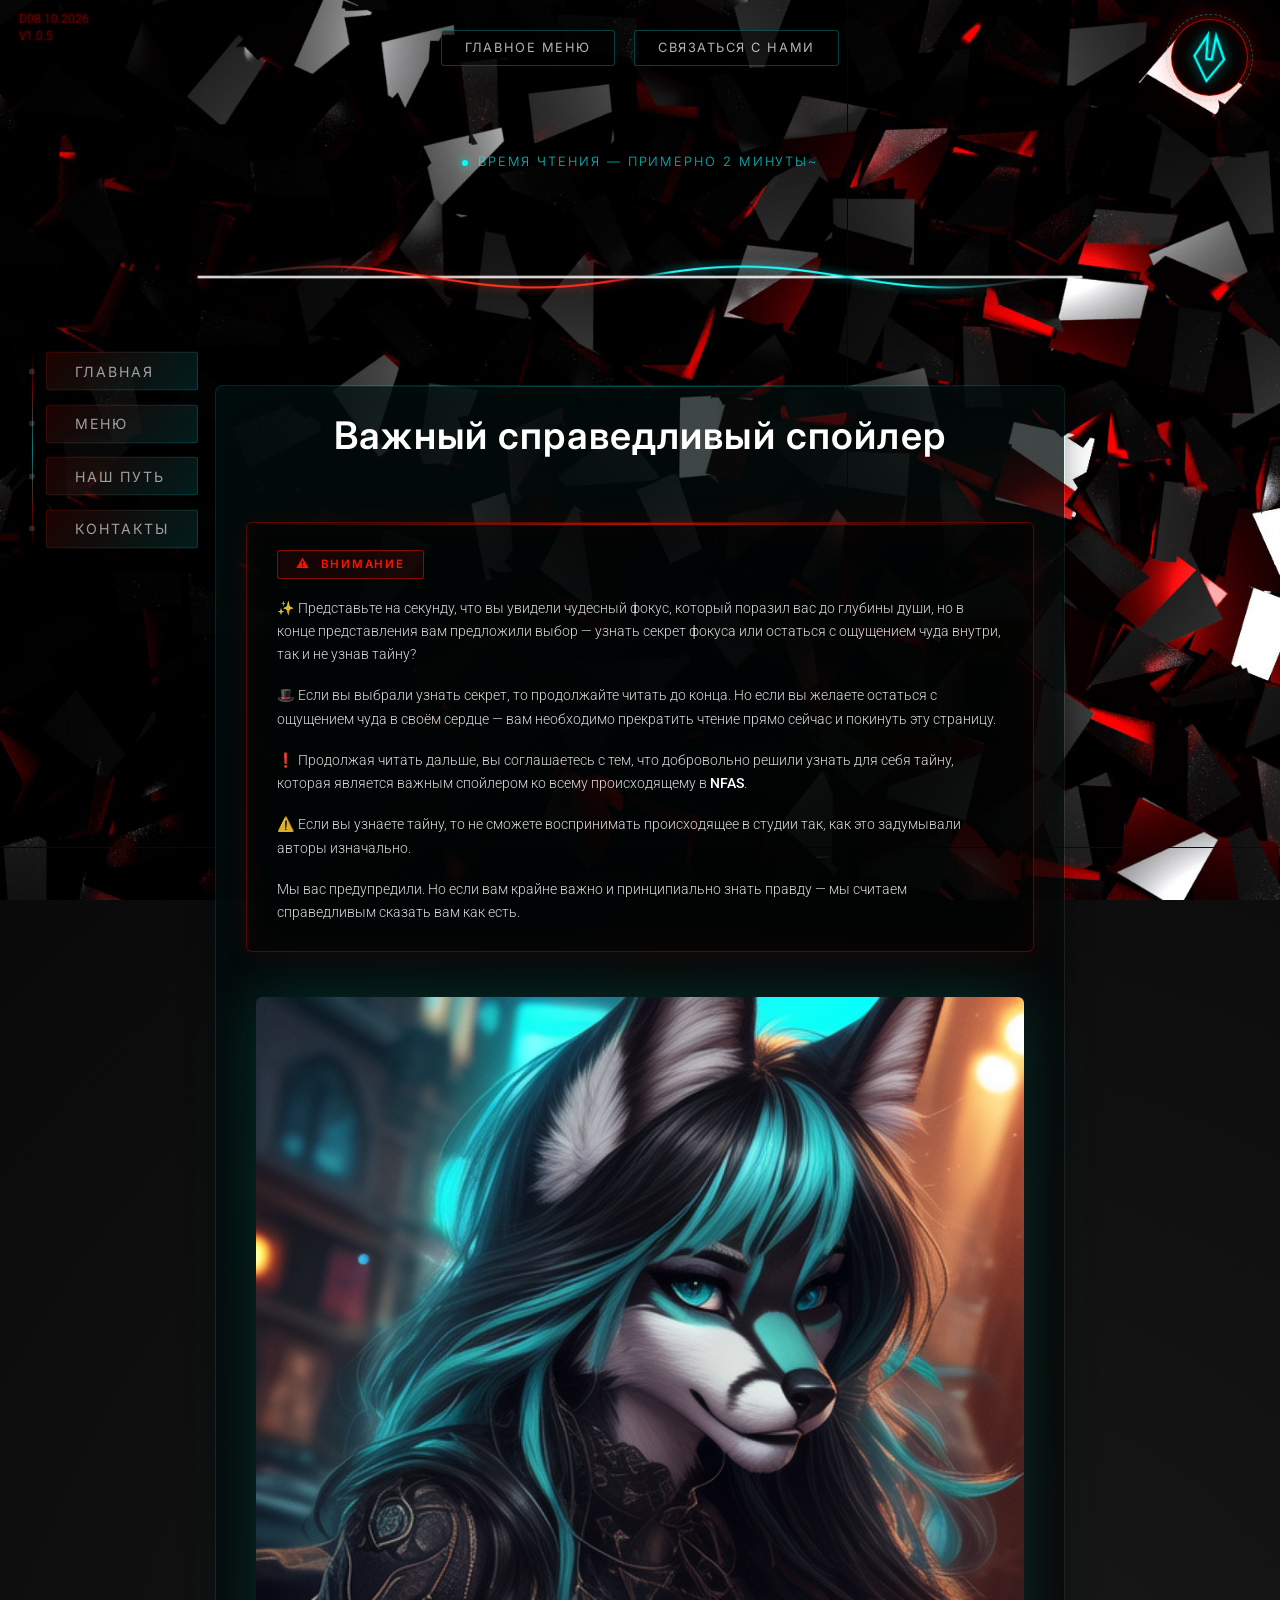
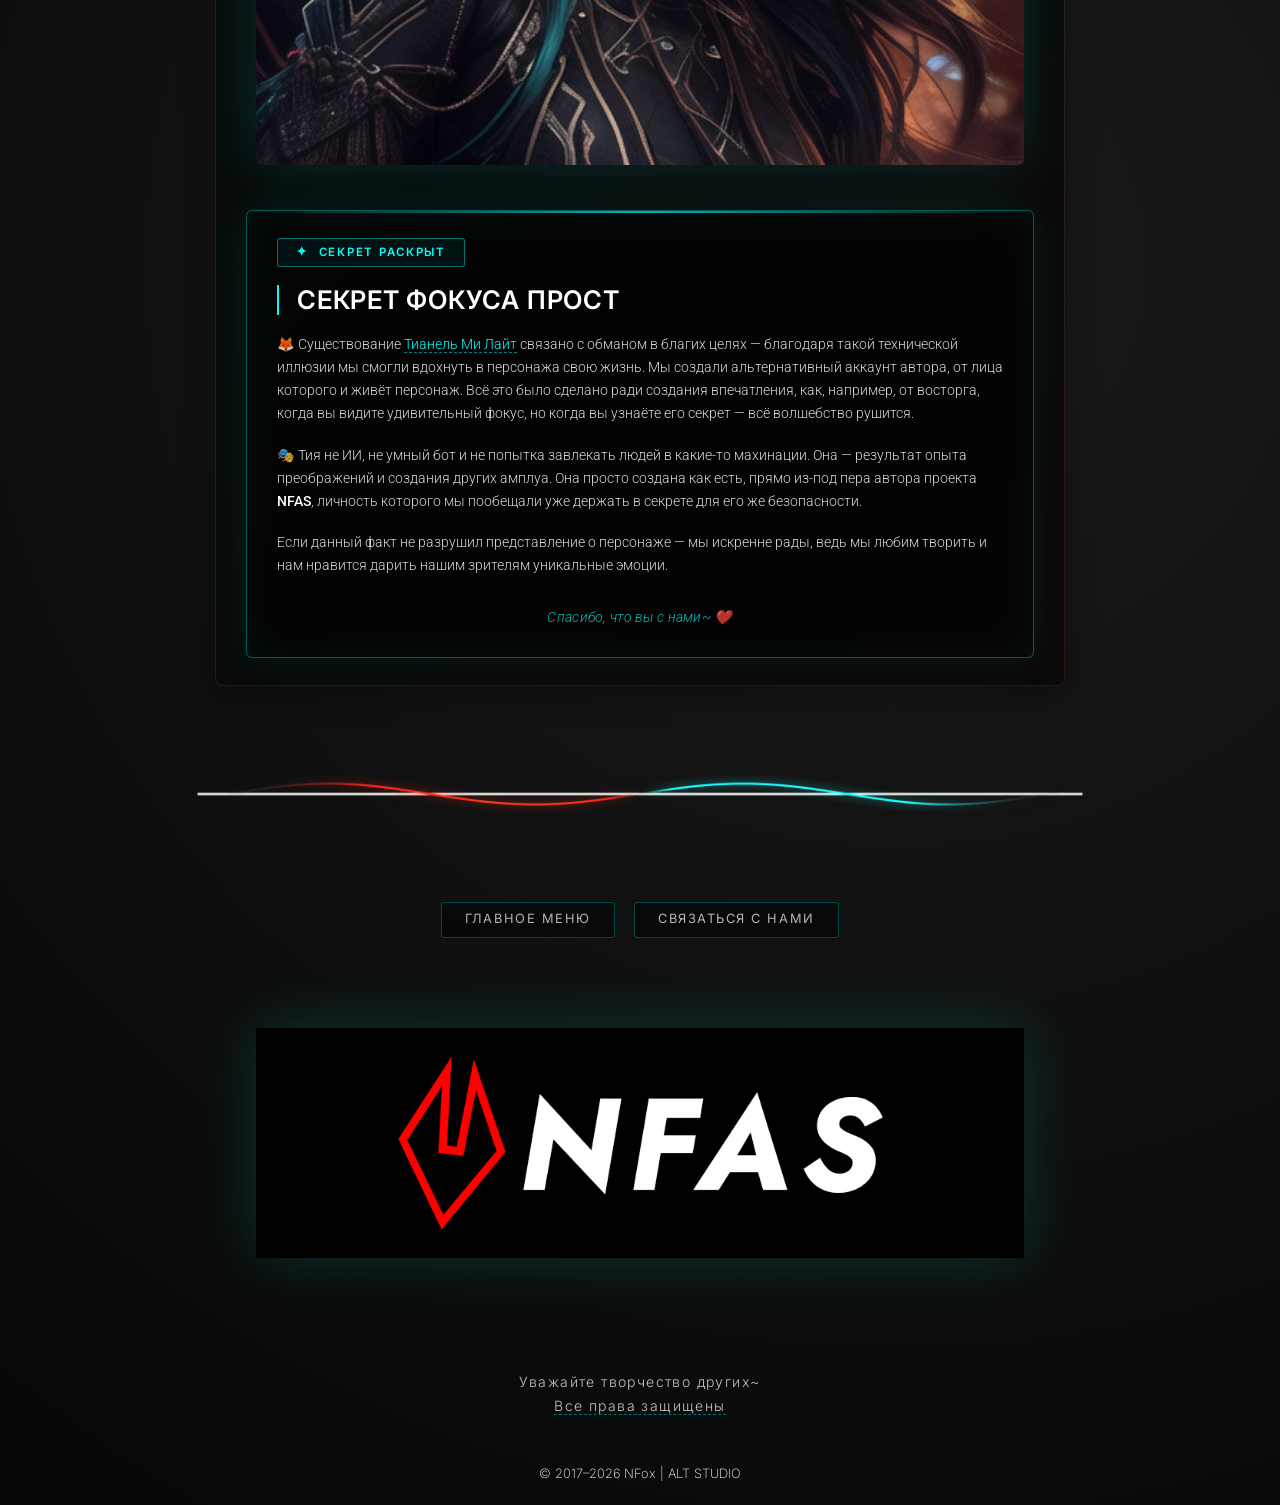
<file: pages/docs/spoiler.html>
<!DOCTYPE html>
<html lang="ru">
	<head>
		<title>Спойлер | NFAS</title>
		<meta charset="UTF-8">
		<meta name="viewport" content="width=device-width, initial-scale=1.0, viewport-fit=cover">

		<meta name="description" content="Раскрытие тайны Тианель Ми Лайт и происхождения персонажа в студии NFox | ALT STUDIO.">
		<meta name="theme-color" content="#050505">

		<meta property="og:type" content="website">
		<meta property="og:site_name" content="NFox | ALT STUDIO">
		<meta property="og:locale" content="ru_RU">
		<meta property="og:title" content="Спойлер | NFAS">
		<meta property="og:description" content="Раскрытие тайны Тианель Ми Лайт и происхождения персонажа в студии NFox | ALT STUDIO.">
		<meta property="og:url" content="https://realnfas.github.io/pages/docs/spoiler.html">
		<meta property="og:image" content="https://realnfas.github.io/media/img/og/og-default.png">
		<meta property="og:image:width" content="1200">
		<meta property="og:image:height" content="630">
		<meta property="og:image:alt" content="NFox | ALT STUDIO">

		<meta name="twitter:card" content="summary_large_image">
		<meta name="twitter:title" content="Спойлер | NFAS">
		<meta name="twitter:description" content="Раскрытие тайны Тианель Ми Лайт и происхождения персонажа в студии NFox | ALT STUDIO.">
		<meta name="twitter:image" content="https://realnfas.github.io/media/img/og/og-default.png">

		<link rel="icon" href="/media/img/ico/favicon.ico">
		<link rel="apple-touch-icon" href="/media/img/ico/favicon.ico">
		<link rel="stylesheet" href="/css/main.css">
		<link rel="stylesheet" href="/css/docs.css">
		<link rel="stylesheet" href="/css/fonts.css">
		<link rel="stylesheet" href="/css/adaptive.css">
		<link rel="stylesheet" href="/css/anim.css">
		<link rel="preload" as="image" href="/media/img/bg/bg1.jpg">
		<noscript>
			<style>
				.reveal { opacity: 1; transform: none; }
			</style>
		</noscript>
	</head>
	<body>
		<!-- Прогресс-бар -->
		<div class="scroll-progress" id="scrollProgress" aria-hidden="true"></div>
		<!-- Якорь начала страницы -->
		<div data-bg-slide="0"></div>
		<!-- ВРАЩАЮЩИЙСЯ ФОН -->
		<div class="bg-carousel" aria-hidden="true">
			<div class="slide" data-media-bg="bg/bg1.jpg"></div>
			<div class="slide" data-media-bg="bg/bg2.jpg"></div>
			<div class="slide" data-media-bg="bg/bg3.jpg"></div>
			<div class="slide" data-media-bg="bg/bg4.jpg"></div>
		</div>
		<!-- ПЛАШКА ВЕРСИИ -->
		<div id="plashka_version"></div>
		<!-- ОБОЛОЧКА СТРАНИЦЫ -->
		<div class="wrapper">
			<!-- БЛОК КОНТЕЙНЕР -->
			<div class="container">
				<!-- БЛОК КОНТЕНТ -->
				<div class="content">
					<!-- БЛОК HEADER -->
					<div class="header">
						<div id="logotype_container">
							<svg id="logotype" data-name="Слой 2" xmlns="http://www.w3.org/2000/svg" viewBox="0 0 251.9 403.46">
								<path d="M282.11,56.7,267.52,264.32h-23L229.89,56.7,130.05,262.52,256,460.16,382,262.53Zm3.33,226.82L295.94,127l65,135.55L256,425.86,151,262.53l65-135.55,10.5,156.54Zm-3.37-7-.22,3.19h0Zm-51.91,3.19h0l-.22-3.19Z" transform="translate(-130.05 -56.7)"/>
							</svg>
						</div>
					</div>
					<nav class="menu">
						<a data-page="home" href="/index.html" class="menu__item active">Главная</a>
						<a data-page="menu" href="/pages/p2/main_menu.html" class="menu__item">Меню</a>
						<a data-page="roadmap" href="/pages/p3/roadmap.html" data-text="navRoadmap" class="menu__item">Наш путь</a>
						<a data-page="contacts" href="/pages/p4/contactus.html" class="menu__item">Контакты</a>
					</nav>
					<!-- БЛОК ОСНОВАНИЯ -->
					<div class="middle">
						<!-- Верхние хлебные крошки -->
						<nav class="doc-breadcrumbs reveal">
							<a class="doc-breadcrumbs__link" data-page="menu"     href="/pages/p2/main_menu.html" data-text="docBackMenu">Главное меню</a>
							<a class="doc-breadcrumbs__link" data-page="contacts" href="/pages/p4/contactus.html" data-text="docBackContacts">Связаться с нами</a>
						</nav>

						<!-- Время чтения -->
						<div class="doc-readtime reveal">Время чтения — примерно 2 минуты~</div>

						<hr class="divider">

						<section class="slide-block reveal">
							<div class="doc-body">

								<!-- Вступление -->
								<div class="doc-intro">
									<h2 class="doc-intro__title">Важный справедливый спойлер</h2>
								</div>

								<!-- Блок предупреждения -->
								<div class="doc-spoiler-warning">
									<div class="doc-spoiler-warning__label">Внимание</div>

									<p>✨ Представьте на секунду, что вы увидели чудесный фокус, который поразил вас до глубины души, но в конце представления вам предложили выбор — узнать секрет фокуса или остаться с ощущением чуда внутри, так и не узнав тайну?</p>

									<p>🎩 Если вы выбрали узнать секрет, то продолжайте читать до конца. Но если вы желаете остаться с ощущением чуда в своём сердце — вам необходимо прекратить чтение прямо сейчас и покинуть эту страницу.</p>

									<p>❗️ Продолжая читать дальше, вы соглашаетесь с тем, что добровольно решили узнать для себя тайну, которая является важным спойлером ко всему происходящему в <strong data-text="studioShort">NFAS</strong>.</p>

									<p>⚠️ Если вы узнаете тайну, то не сможете воспринимать происходящее в студии так, как это задумывали авторы изначально.</p>

									<p>Мы вас предупредили. Но если вам крайне важно и принципиально знать правду — мы считаем справедливым сказать вам как есть.</p>
								</div>

								<!-- Иллюстрация -->
								<div class="doc-illustration">
									<img data-media="pics/Tiya.png" alt="Тианель Ми Лайт">
								</div>

								<!-- Секрет -->
								<div class="doc-spoiler-reveal">
									<div class="doc-spoiler-reveal__label">Секрет раскрыт</div>

									<h3 class="doc-spoiler-reveal__title">Секрет фокуса прост</h3>

									<p>🦊 Существование <a data-cfg="telegramTiya" target="_blank" rel="noopener">Тианель Ми Лайт</a> связано с обманом в благих целях — благодаря такой технической иллюзии мы смогли вдохнуть в персонажа свою жизнь. Мы создали альтернативный аккаунт автора, от лица которого и живёт персонаж. Всё это было сделано ради создания впечатления, как, например, от восторга, когда вы видите удивительный фокус, но когда вы узнаёте его секрет — всё волшебство рушится.</p>

									<p>🎭 Тия не ИИ, не умный бот и не попытка завлекать людей в какие-то махинации. Она — результат опыта преображений и создания других амплуа. Она просто создана как есть, прямо из-под пера автора проекта <strong data-text="studioShort">NFAS</strong>, личность которого мы пообещали уже держать в секрете для его же безопасности.</p>

									<p>Если данный факт не разрушил представление о персонаже — мы искренне рады, ведь мы любим творить и нам нравится дарить нашим зрителям уникальные эмоции.</p>

									<p class="doc-spoiler-reveal__whisper">Спасибо, что вы с нами~ ❤️</p>
								</div>

							</div>
						</section>

						<hr class="divider">

						<!-- Нижние хлебные крошки -->
						<nav class="doc-breadcrumbs reveal">
							<a class="doc-breadcrumbs__link" data-page="menu"     href="/pages/p2/main_menu.html" data-text="docBackMenu">Главное меню</a>
							<a class="doc-breadcrumbs__link" data-page="contacts" href="/pages/p4/contactus.html" data-text="docBackContacts">Связаться с нами</a>
						</nav>

						<!-- Плашка -->
						<section class="slide-block reveal">
							<div class="doc-plashka">
								<img data-plashka="main" alt="NFox | ALT STUDIO">
							</div>
						</section>

						<!-- Футер документа -->
						<section class="slide-block reveal">
							<div class="doc-footer">
								<p data-text="docFooterRespect">Уважайте творчество других~</p>
								<p data-text="docFooterRights">Все права защищены</p>
							</div>
						</section>
					</div>
				</div>
			</div>
		</div>
		<script src="/js/site-config.js"></script>
		<script src="/js/scroll-bg.js"></script>
		<!-- ПОДВАЛ -->
		<footer>
			<div id="text_footer"></div>
		</footer>
	</body>
</html>
</file>
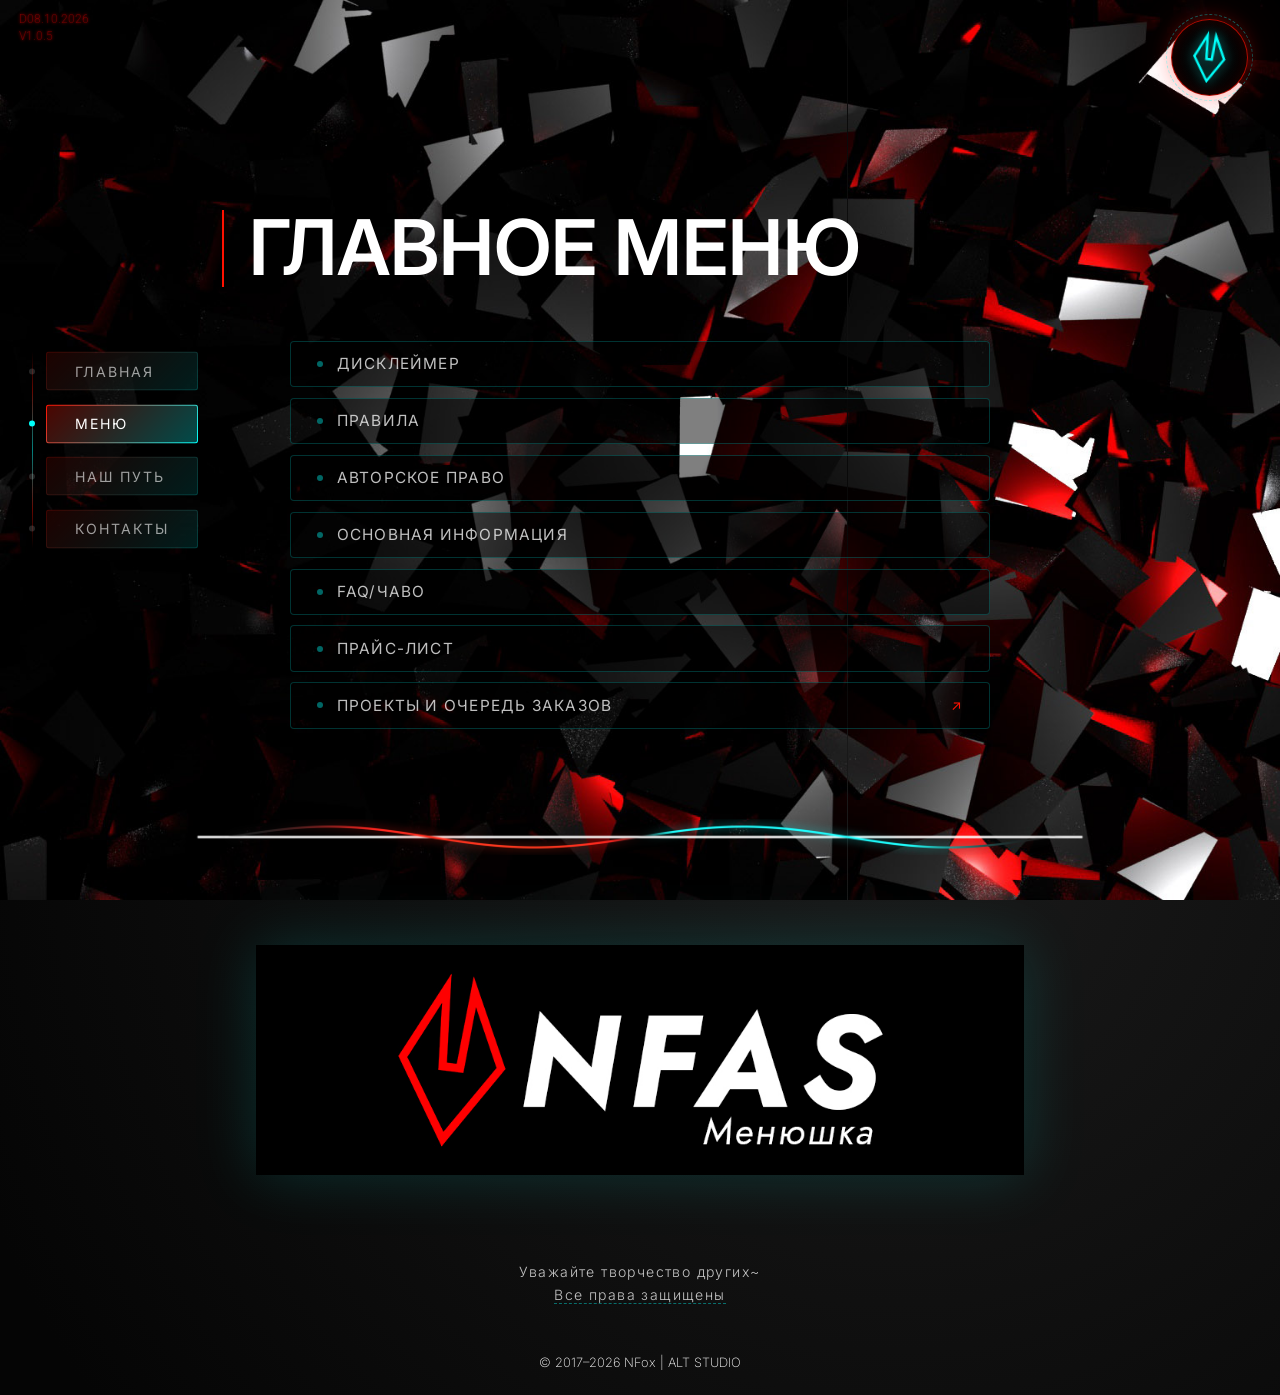
<file: pages/p2/main_menu.html>
<!DOCTYPE html>
<html lang="ru">
	<head>
		<title>Главное меню | NFAS</title>
		<meta charset="UTF-8">
		<meta name="viewport" content="width=device-width, initial-scale=1.0, viewport-fit=cover">

		<meta name="description" content="Разделы сайта NFox | ALT STUDIO: дисклеймер, правила, авторское право, FAQ, прайс-лист и другие.">
		<meta name="theme-color" content="#050505">

		<meta property="og:type" content="website">
		<meta property="og:site_name" content="NFox | ALT STUDIO">
		<meta property="og:locale" content="ru_RU">
		<meta property="og:title" content="Главное меню | NFAS">
		<meta property="og:description" content="Разделы сайта NFox | ALT STUDIO: дисклеймер, правила, авторское право, FAQ, прайс-лист и другие.">
		<meta property="og:url" content="https://realnfas.github.io/pages/p2/main_menu.html">
		<meta property="og:image" content="https://realnfas.github.io/media/img/og/og-default.png">
		<meta property="og:image:width" content="1200">
		<meta property="og:image:height" content="630">
		<meta property="og:image:alt" content="NFox | ALT STUDIO">

		<meta name="twitter:card" content="summary_large_image">
		<meta name="twitter:title" content="Главное меню | NFAS">
		<meta name="twitter:description" content="Разделы сайта NFox | ALT STUDIO: дисклеймер, правила, авторское право, FAQ, прайс-лист и другие.">
		<meta name="twitter:image" content="https://realnfas.github.io/media/img/og/og-default.png">

		<link rel="icon" href="/media/img/ico/favicon.ico">
		<link rel="apple-touch-icon" href="/media/img/ico/favicon.ico">
		<link rel="stylesheet" href="/css/main.css">
		<link rel="stylesheet" href="/css/docs.css">
		<link rel="stylesheet" href="/css/fonts.css">
		<link rel="stylesheet" href="/css/adaptive.css">
		<link rel="stylesheet" href="/css/anim.css">
		<link rel="preload" as="image" href="/media/img/bg/bg1.jpg">
		<noscript>
			<style>
				.reveal { opacity: 1; transform: none; }
			</style>
		</noscript>
	</head>
	<body>
		<!-- Прогресс-бар -->
		<div class="scroll-progress" id="scrollProgress" aria-hidden="true"></div>
		<!-- Якорь начала страницы -->
		<div data-bg-slide="0"></div>
		<!-- ВРАЩАЮЩИЙСЯ ФОН -->
		<div class="bg-carousel" aria-hidden="true">
			<div class="slide" data-media-bg="bg/bg1.jpg"></div>
			<div class="slide" data-media-bg="bg/bg2.jpg"></div>
			<div class="slide" data-media-bg="bg/bg3.jpg"></div>
			<div class="slide" data-media-bg="bg/bg4.jpg"></div>
		</div>
		<!-- ПЛАШКА ВЕРСИИ -->
		<div id="plashka_version"></div>
		<!-- ОБОЛОЧКА СТРАНИЦЫ -->
		<div class="wrapper">
			<!-- БЛОК КОНТЕЙНЕР -->
			<div class="container">
				<!-- БЛОК КОНТЕНТ -->
				<div class="content">
					<!-- БЛОК HEADER -->
					<div class="header">
						<div id="logotype_container">
							<svg id="logotype" data-name="Слой 2" xmlns="http://www.w3.org/2000/svg" viewBox="0 0 251.9 403.46">
								<path d="M282.11,56.7,267.52,264.32h-23L229.89,56.7,130.05,262.52,256,460.16,382,262.53Zm3.33,226.82L295.94,127l65,135.55L256,425.86,151,262.53l65-135.55,10.5,156.54Zm-3.37-7-.22,3.19h0Zm-51.91,3.19h0l-.22-3.19Z" transform="translate(-130.05 -56.7)"/>
							</svg>
						</div>
					</div>
					<nav class="menu">
						<a data-page="home" href="/index.html" class="menu__item active">Главная</a>
						<a data-page="menu" href="/pages/p2/main_menu.html" class="menu__item">Меню</a>
						<a data-page="roadmap" href="/pages/p3/roadmap.html" data-text="navRoadmap" class="menu__item">Наш путь</a>
						<a data-page="contacts" href="/pages/p4/contactus.html" class="menu__item">Контакты</a>
					</nav>
					<!-- БЛОК ОСНОВАНИЯ -->
					<div class="middle">
						<!-- ПОДБЛОК 1: Меню проекта -->
						<section class="slide-block reveal">
							<div class="text_caption" data-bg-slide="1">
								<h2 data-text="docBackMenu">Главное меню</h2>
							</div>

							<nav class="docs-nav">
								<a class="docs-nav__item" data-page="disclaimer" href="/pages/docs/disclaimer.html" data-text="navDisclaimer">Дисклеймер</a>
								<a class="docs-nav__item" data-page="rules"      href="/pages/docs/rules.html" data-text="navRules">Правила</a>
								<a class="docs-nav__item" data-page="copyright"  href="/pages/docs/copyright.html" data-text="navCopyright">Авторское право</a>
								<a class="docs-nav__item" data-page="basic"      href="/pages/docs/basic.html" data-text="navBasic">Основная информация</a>
								<a class="docs-nav__item" data-page="faq"        href="/pages/docs/faq.html" data-text="navFaq">FAQ/ЧАВО</a>
								<a class="docs-nav__item" data-page="price"      href="/pages/docs/price.html" data-text="navPrice">Прайс-лист</a>
								<a class="docs-nav__item docs-nav__item--external"
									data-cfg="yougile" data-text="navProjects"
									target="_blank" rel="noopener">Проекты и очередь заказов</a>
							</nav>
						</section>

						<hr class="divider">

						<!-- ПОДБЛОК 2: Плашка -->
						<section class="slide-block reveal">
							<div class="menu-plate">
								<img data-plashka="menu" alt="NFox | ALT STUDIO">
							</div>
						</section>

						<!-- ПОДБЛОК 3: Футер -->
						<section class="slide-block reveal">
							<div class="menu-footer">
								<p class="menu-footer__line" data-text="docFooterRespect">Уважайте творчество других~</p>
								<p class="menu-footer__line" data-text="docFooterRights">Все права защищены</p>
							</div>
						</section>
					</div>
				</div>
			</div>
		</div>
		<script src="/js/site-config.js"></script>
		<script src="/js/scroll-bg.js"></script>
		<!-- ПОДВАЛ -->
		<footer>
			<div id="text_footer"></div>
		</footer>
	</body>
</html>
</file>
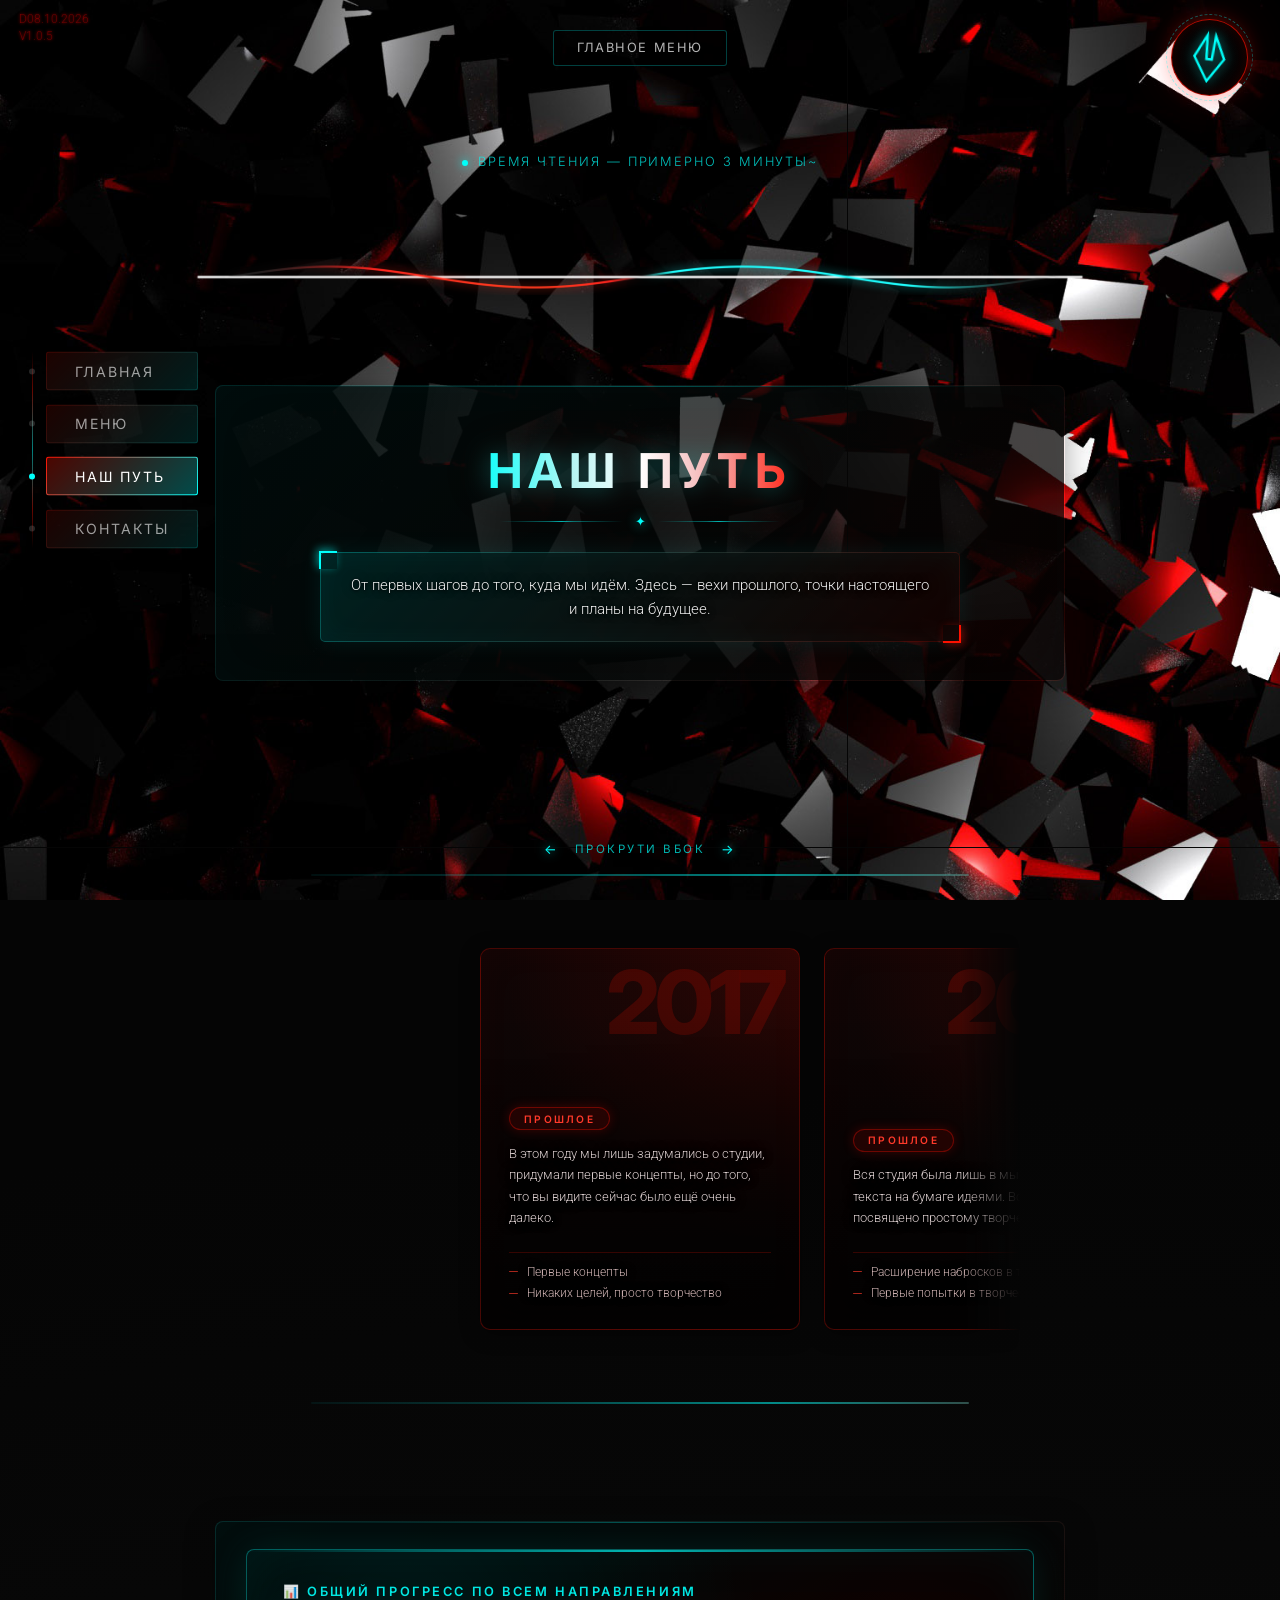
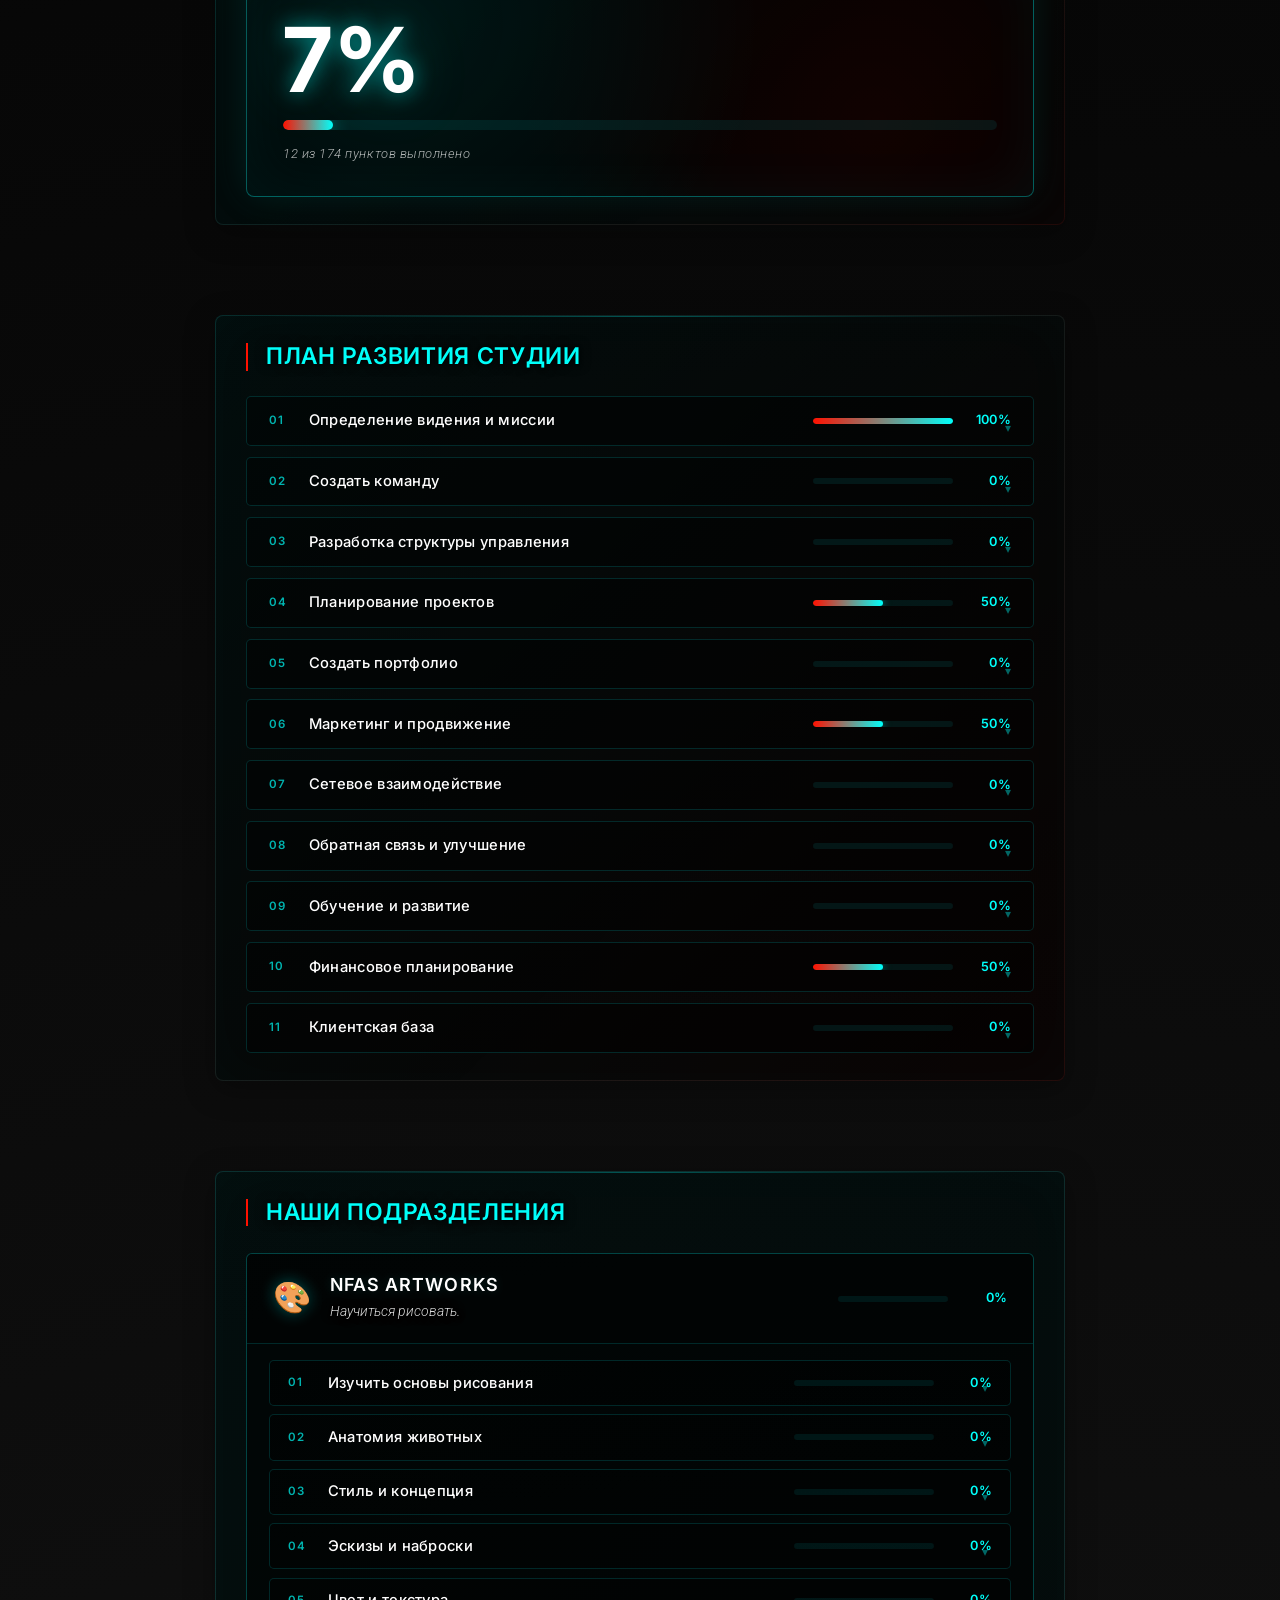
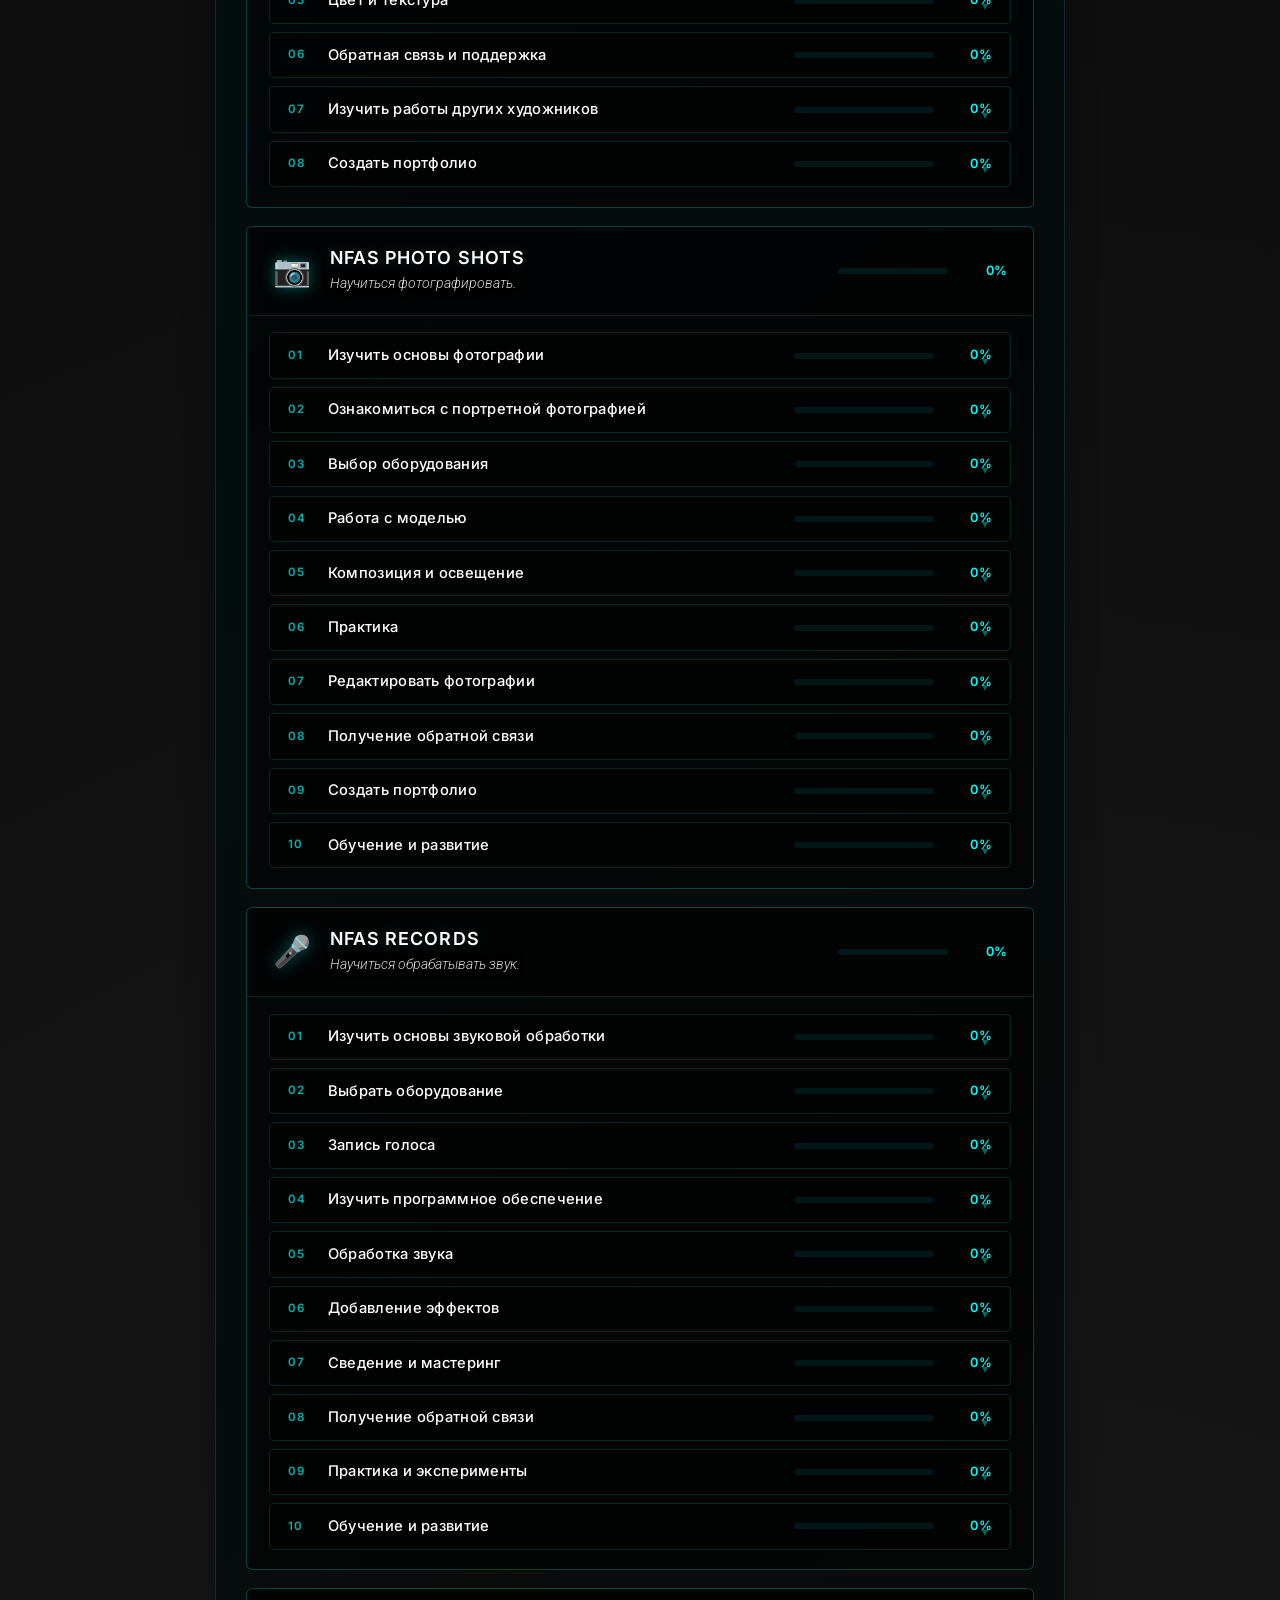
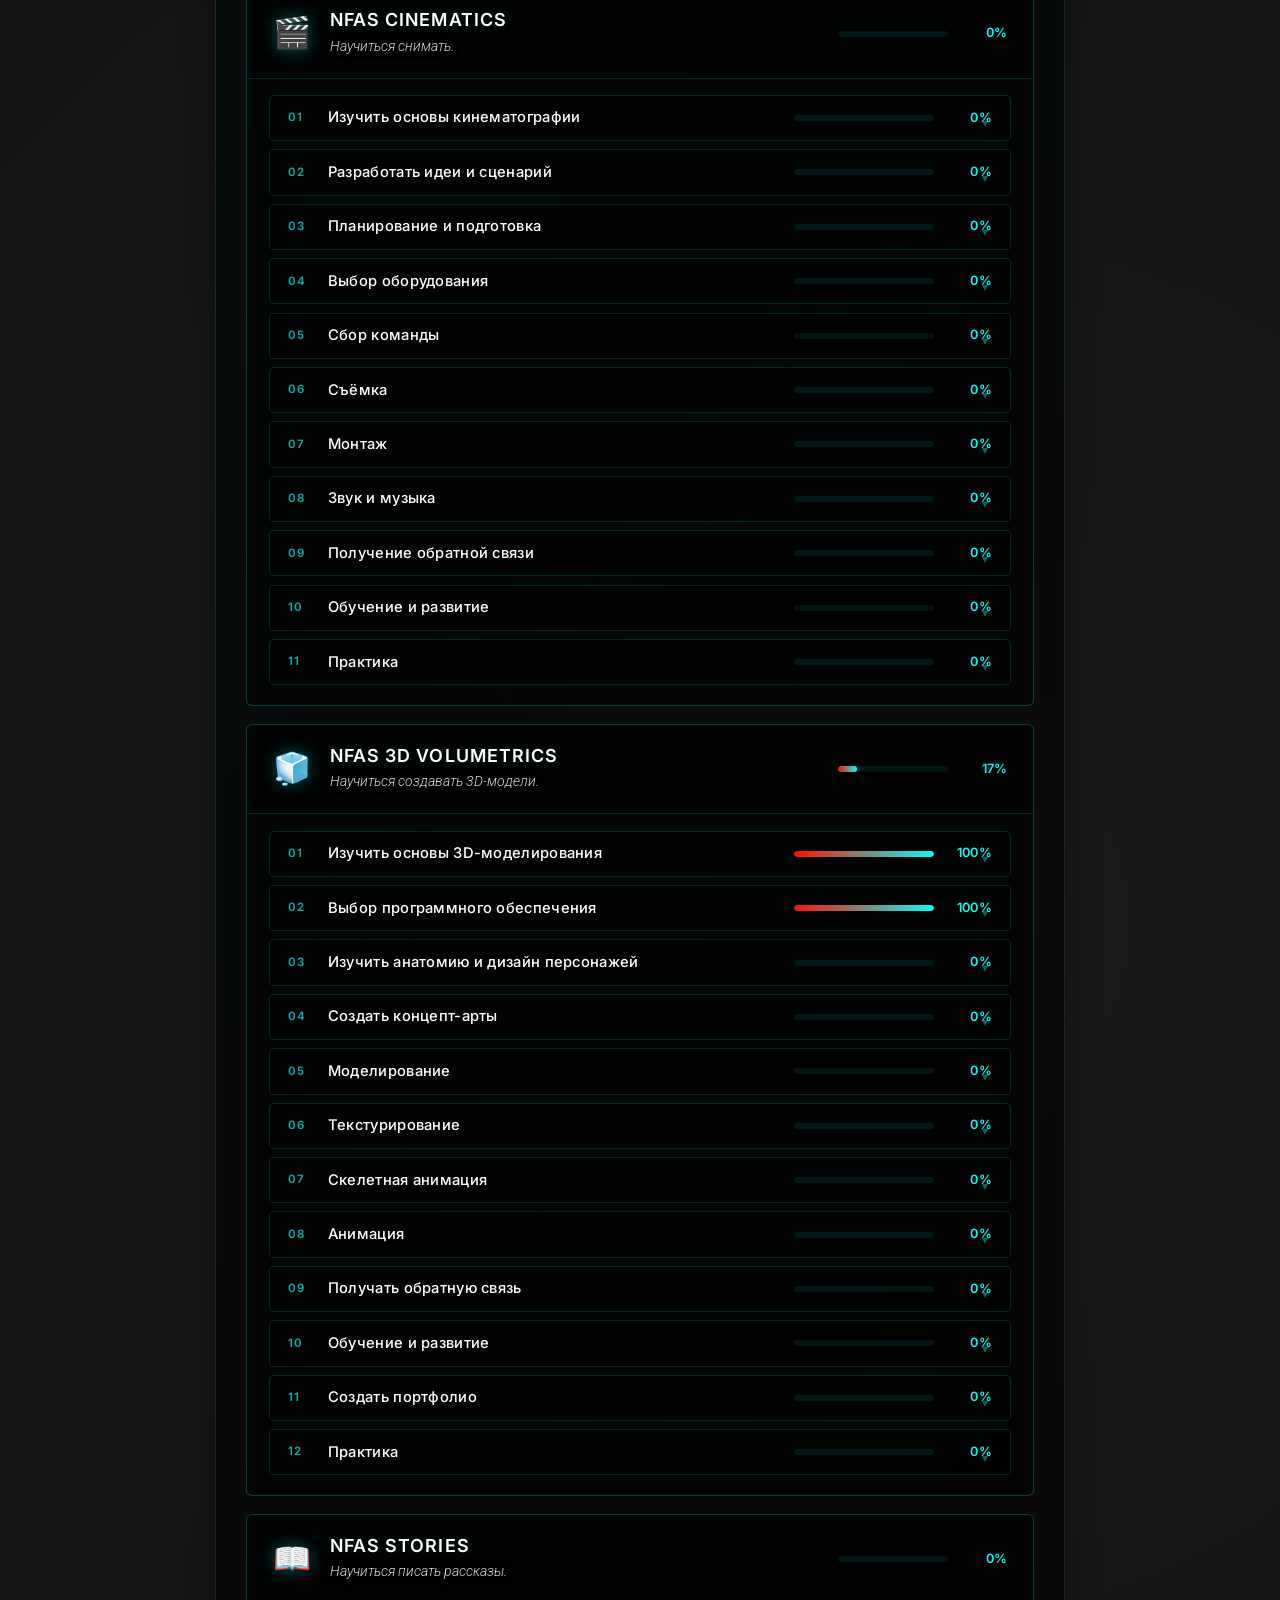
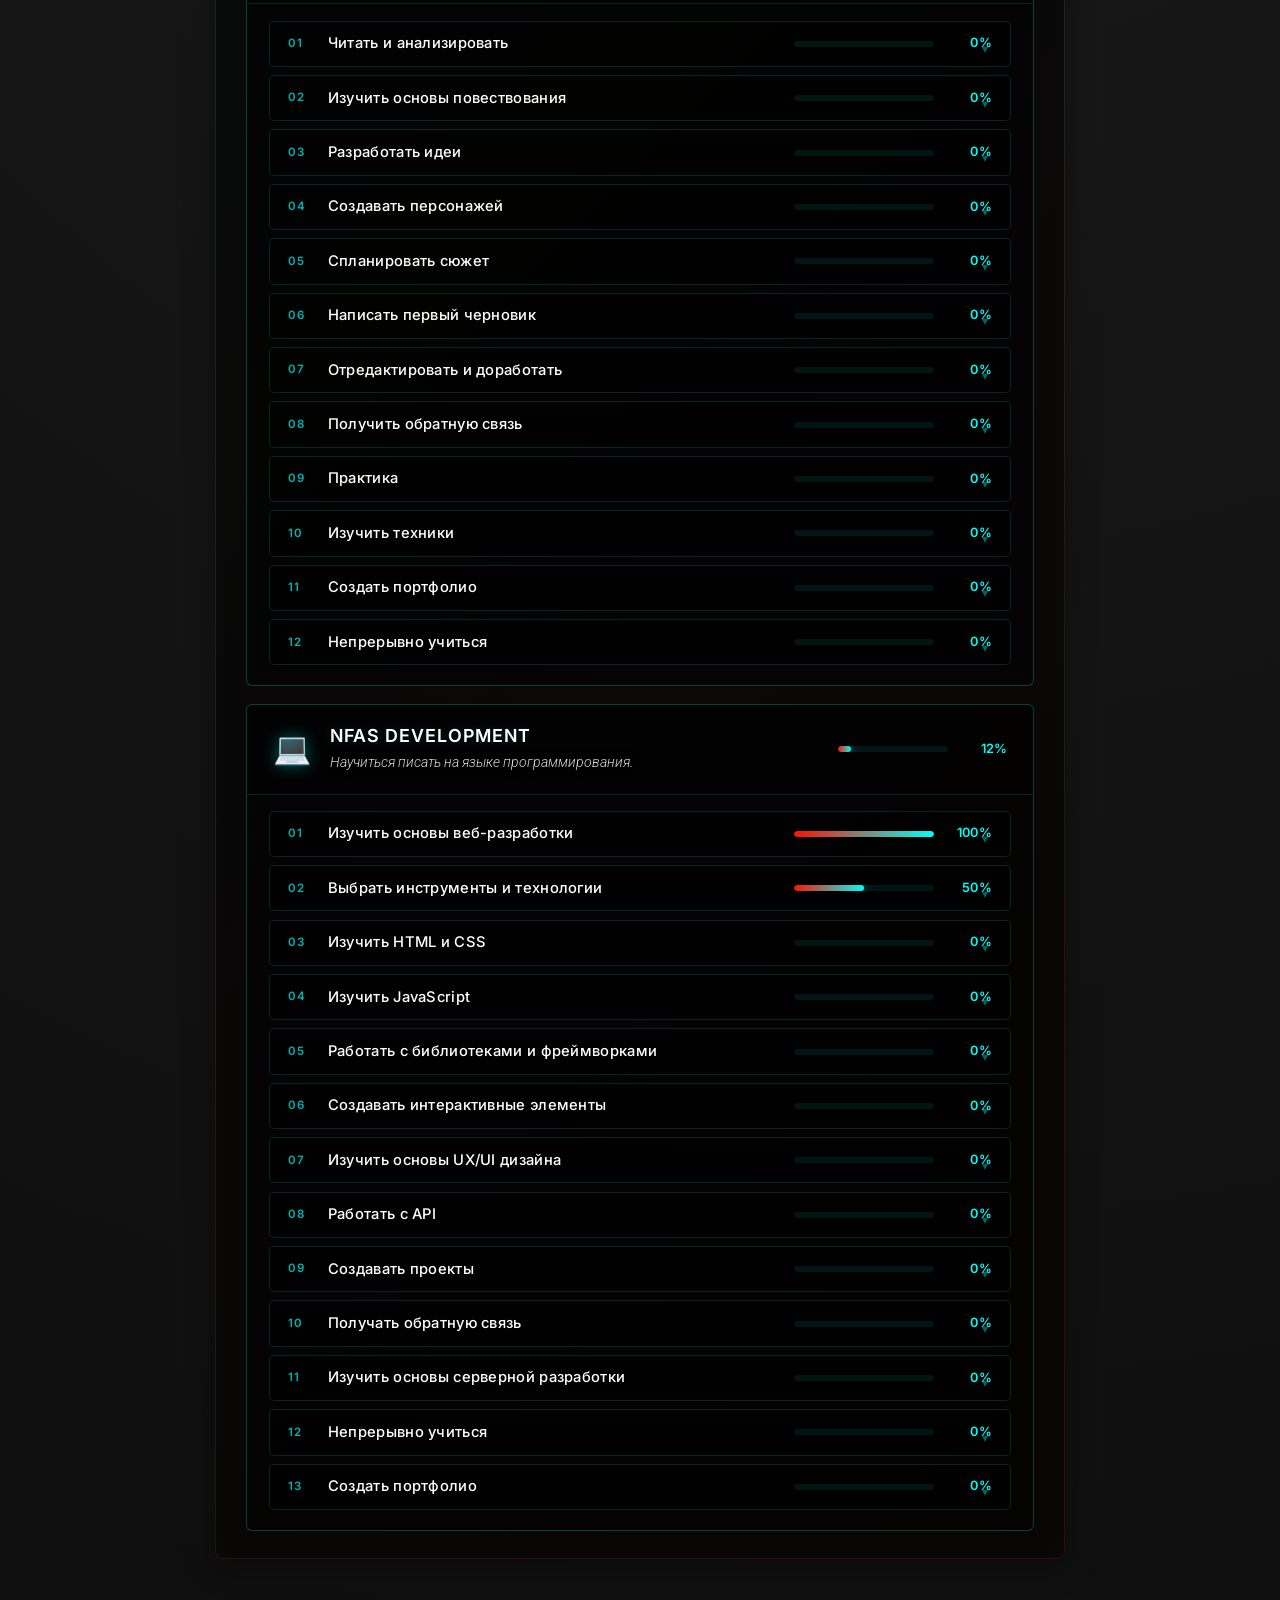
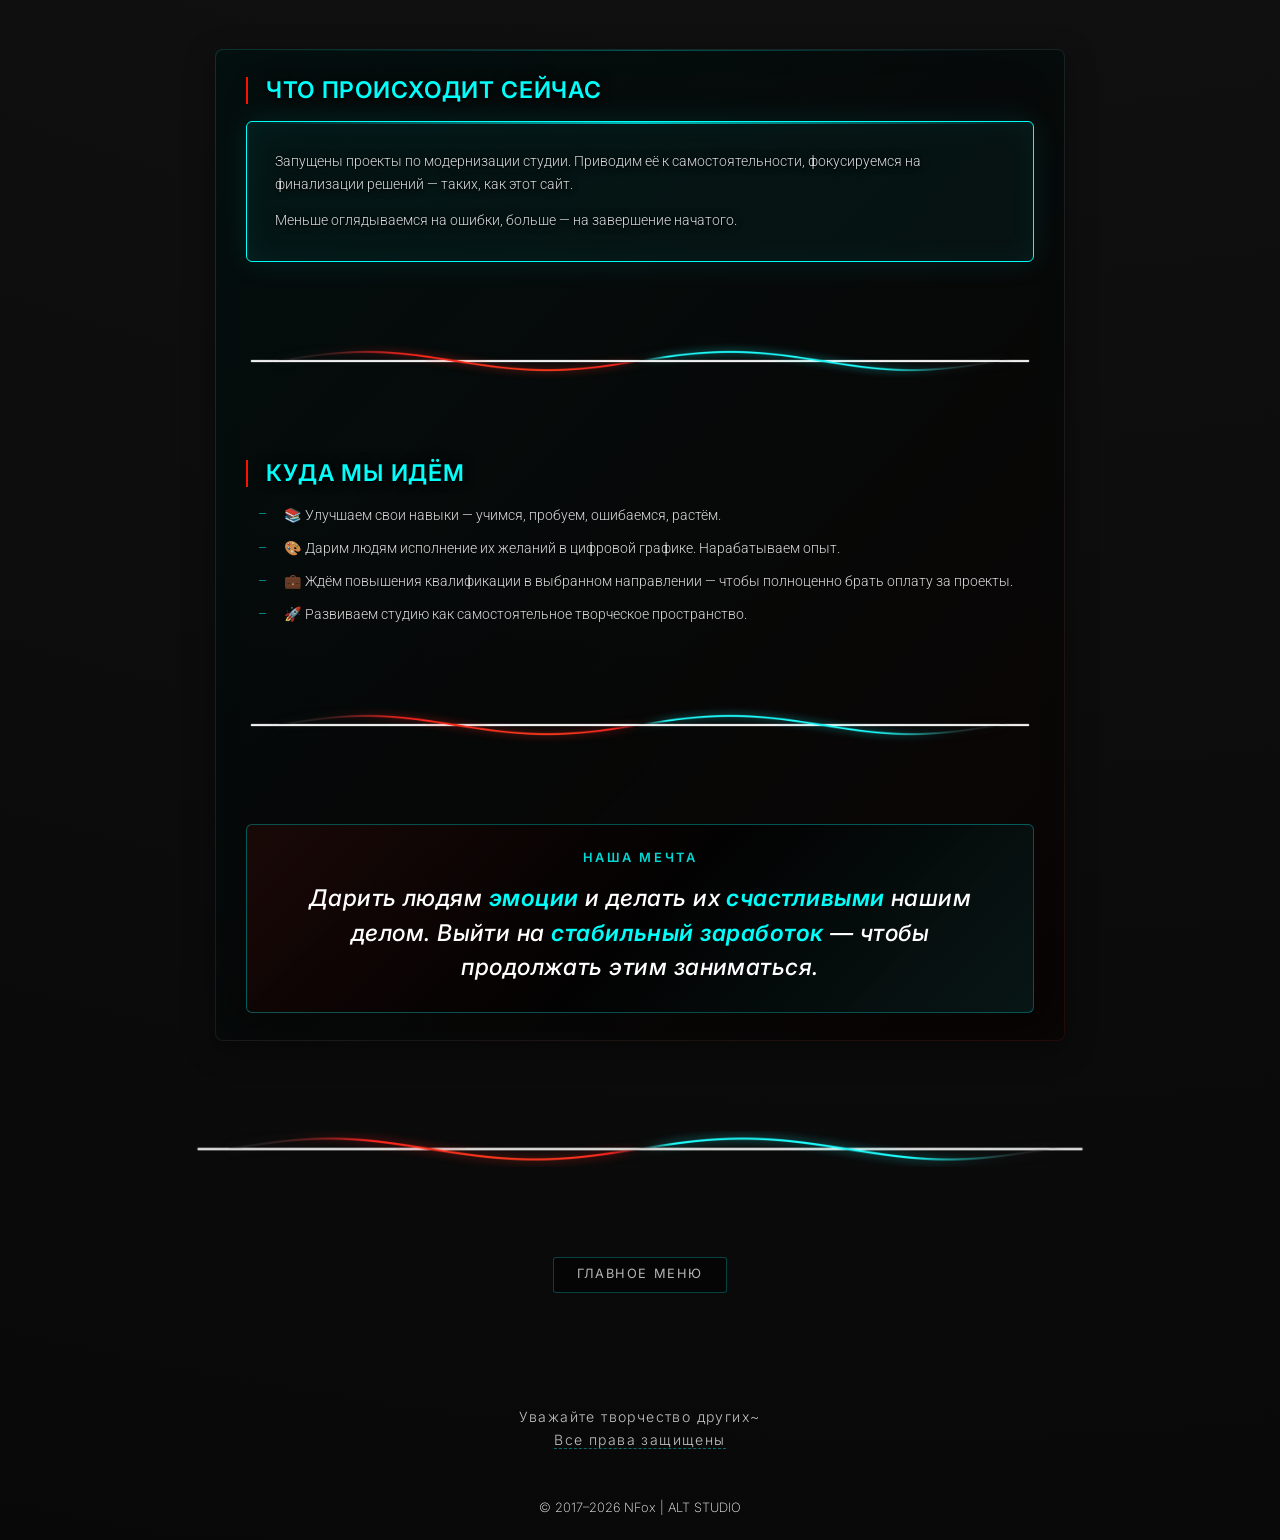
<file: pages/p3/roadmap.html>
<!DOCTYPE html>
<html lang="ru">
	<head>
		<title>Дорожная карта | NFAS</title>
		<meta charset="UTF-8">
		<meta name="viewport" content="width=device-width, initial-scale=1.0, viewport-fit=cover">

		<meta name="description" content="Путь студии NFox | ALT STUDIO от 2017 года до планов на будущее. Вехи, цели, мечты.">
		<meta name="theme-color" content="#050505">

		<meta property="og:type" content="website">
		<meta property="og:site_name" content="NFox | ALT STUDIO">
		<meta property="og:locale" content="ru_RU">
		<meta property="og:title" content="Дорожная карта | NFAS">
		<meta property="og:description" content="Путь студии NFox | ALT STUDIO от 2017 года до планов на будущее. Вехи, цели, мечты.">
		<meta property="og:url" content="https://realnfas.github.io/pages/p3/roadmap.html">
		<meta property="og:image" content="https://realnfas.github.io/media/img/og/og-default.png">
		<meta property="og:image:width" content="1200">
		<meta property="og:image:height" content="630">
		<meta property="og:image:alt" content="NFox | ALT STUDIO">

		<meta name="twitter:card" content="summary_large_image">
		<meta name="twitter:title" content="Дорожная карта | NFAS">
		<meta name="twitter:description" content="Путь студии NFox | ALT STUDIO от 2017 года до планов на будущее. Вехи, цели, мечты.">
		<meta name="twitter:image" content="https://realnfas.github.io/media/img/og/og-default.png">

		<link rel="icon" href="/media/img/ico/favicon.ico">
		<link rel="apple-touch-icon" href="/media/img/ico/favicon.ico">
		<link rel="stylesheet" href="/css/main.css">
		<link rel="stylesheet" href="/css/docs.css">
		<link rel="stylesheet" href="/css/fonts.css">
		<link rel="stylesheet" href="/css/adaptive.css">
		<link rel="stylesheet" href="/css/anim.css">
		<link rel="preload" as="image" href="/media/img/bg/bg1.jpg">
		<noscript>
			<style>
				.reveal { opacity: 1; transform: none; }
			</style>
		</noscript>
	</head>
	<body>
		<!-- Прогресс-бар -->
		<div class="scroll-progress" id="scrollProgress" aria-hidden="true"></div>
		<!-- Якорь начала страницы -->
		<div data-bg-slide="0"></div>
		<!-- ВРАЩАЮЩИЙСЯ ФОН -->
		<div class="bg-carousel" aria-hidden="true">
			<div class="slide" data-media-bg="bg/bg1.jpg"></div>
			<div class="slide" data-media-bg="bg/bg2.jpg"></div>
			<div class="slide" data-media-bg="bg/bg3.jpg"></div>
			<div class="slide" data-media-bg="bg/bg4.jpg"></div>
		</div>
		<!-- ПЛАШКА ВЕРСИИ -->
		<div id="plashka_version"></div>
		<!-- ОБОЛОЧКА СТРАНИЦЫ -->
		<div class="wrapper">
			<!-- БЛОК КОНТЕЙНЕР -->
			<div class="container">
				<!-- БЛОК КОНТЕНТ -->
				<div class="content">
					<!-- БЛОК HEADER -->
					<div class="header">
						<div id="logotype_container">
							<svg id="logotype" data-name="Слой 2" xmlns="http://www.w3.org/2000/svg" viewBox="0 0 251.9 403.46">
								<path d="M282.11,56.7,267.52,264.32h-23L229.89,56.7,130.05,262.52,256,460.16,382,262.53Zm3.33,226.82L295.94,127l65,135.55L256,425.86,151,262.53l65-135.55,10.5,156.54Zm-3.37-7-.22,3.19h0Zm-51.91,3.19h0l-.22-3.19Z" transform="translate(-130.05 -56.7)"/>
							</svg>
						</div>
					</div>
					<nav class="menu">
						<a data-page="home" href="/index.html" class="menu__item active">Главная</a>
						<a data-page="menu" href="/pages/p2/main_menu.html" class="menu__item">Меню</a>
						<a data-page="roadmap" href="/pages/p3/roadmap.html" data-text="navRoadmap" class="menu__item">Наш путь</a>
						<a data-page="contacts" href="/pages/p4/contactus.html" class="menu__item">Контакты</a>
					</nav>
					<!-- БЛОК ОСНОВАНИЯ -->
					<div class="middle">
						<!-- Верхние хлебные крошки -->
						<nav class="doc-breadcrumbs reveal">
							<a class="doc-breadcrumbs__link" data-page="menu" href="/pages/p2/main_menu.html" data-text="docBackMenu">Главное меню</a>
						</nav>

						<!-- Время чтения -->
						<div class="doc-readtime reveal">Время чтения — примерно 3 минуты~</div>

						<hr class="divider">

						<!-- Вступление -->
						<section class="slide-block reveal">
							<div class="doc-body">
								<div class="doc-intro doc-intro--roadmap">
									<h2 class="doc-intro__title">Наш путь</h2>
									<div class="doc-intro__rule" aria-hidden="true">
											<span class="doc-intro__rule-line"></span>
											<span class="doc-intro__rule-gem">✦</span>
											<span class="doc-intro__rule-line"></span>
									</div>
									<p class="doc-intro__lead">
											От первых шагов до того, куда мы идём. Здесь — вехи прошлого, точки настоящего и планы на будущее.
									</p>
								</div>
							</div>
						</section>

						<!-- Таймлайн — «Хроника» -->
						<section class="slide-block reveal">
							<div class="chronicle">

							<div class="chronicle__hint">
								<span class="chronicle__arrow" aria-hidden="true">←</span>
								<span>прокрути вбок</span>
								<span class="chronicle__arrow" aria-hidden="true">→</span>
							</div>

							<!-- Верхняя полоса -->
							<div class="chronicle__line chronicle__line--top" aria-hidden="true"></div>

								<div class="chronicle__viewport" id="docTimeline">
									<div class="chronicle__track">

										<article class="chronicle__card chronicle__card--past">
											<span class="chronicle__year" aria-hidden="true">2017</span>
											<div class="chronicle__body">
												<span class="chronicle__period">Прошлое</span>
												<p class="chronicle__text">В этом году мы лишь задумались о студии, придумали первые концепты, но до того, что вы видите сейчас было ещё очень далеко.</p>
												<ul class="chronicle__list">
													<li>Первые концепты</li>
													<li>Никаких целей, просто творчество</li>
												</ul>
											</div>
										</article>

										<article class="chronicle__card chronicle__card--past">
											<span class="chronicle__year" aria-hidden="true">2018</span>
											<div class="chronicle__body">
												<span class="chronicle__period">Прошлое</span>
												<p class="chronicle__text">Вся студия была лишь в мыслях и в форме текста на бумаге идеями. Всё время было посвящено простому творчеству.</p>
												<ul class="chronicle__list">
													<li>Расширение набросков в тексте</li>
													<li>Первые попытки в творчестве</li>
												</ul>
											</div>
										</article>

										<article class="chronicle__card chronicle__card--past">
											<span class="chronicle__year" aria-hidden="true">2019</span>
											<div class="chronicle__body">
												<span class="chronicle__period">Прошлое</span>
												<p class="chronicle__text">Создали свою первую группу в сети, где делились тем, что у нас получалось. Просто творили ^^</p>
												<ul class="chronicle__list">
													<li>Простое творчество</li>
													<li>Первые публикации</li>
												</ul>
											</div>
										</article>

										<article class="chronicle__card chronicle__card--past">
											<span class="chronicle__year" aria-hidden="true">2020</span>
											<div class="chronicle__body">
												<span class="chronicle__period">Прошлое</span>
												<p class="chronicle__text">Вырисовывается некий стиль, мы нашли то, что нам больше всего нравится, это то самое сочетание алого и бирюзового цветов~</p>
												<ul class="chronicle__list">
													<li>Свой стиль</li>
													<li>Попытки создать свой логотип</li>
													<li>Работа над ошибками</li>
												</ul>
											</div>
										</article>

										<article class="chronicle__card chronicle__card--past">
											<span class="chronicle__year" aria-hidden="true">2021</span>
											<div class="chronicle__body">
												<span class="chronicle__period">Прошлое</span>
												<p class="chronicle__text">Некоторый отдых от творчества, больше самокопания, для чего вообще мы?</p>
												<ul class="chronicle__list">
													<li>Пауза в творчестве</li>
													<li>Самоопределение</li>
												</ul>
											</div>
										</article>

										<article class="chronicle__card chronicle__card--past">
											<span class="chronicle__year" aria-hidden="true">2022</span>
											<div class="chronicle__body">
												<span class="chronicle__period">Прошлое</span>
												<p class="chronicle__text">Добывали опыт, смотрели, пробовали, изучали, но многое изменилось, мы начали заново с нуля</p>
												<ul class="chronicle__list">
													<li>Поиск знаний. Новые и новые попытки</li>
													<li>Падаем, но не окончательно</li>
													<li>Начали с чистого листа</li>
												</ul>
											</div>
										</article>

										<article class="chronicle__card chronicle__card--past">
											<span class="chronicle__year" aria-hidden="true">2023</span>
											<div class="chronicle__body">
												<span class="chronicle__period">Прошлое</span>
												<p class="chronicle__text">Снова изучение, снова попытки, но это начало приносить свои плоды ^^</p>
												<ul class="chronicle__list">
													<li>Первые маленькие заказы (бесплатно)</li>
													<li>Наработки нашего уникального дизайна</li>
													<li>Добыча опыта</li>
												</ul>
											</div>
										</article>

										<article class="chronicle__card chronicle__card--past">
											<span class="chronicle__year" aria-hidden="true">2024</span>
											<div class="chronicle__body">
												<span class="chronicle__period">Прошлое</span>
												<p class="chronicle__text">Тут мы окончательно сформировали свою концепцию и цели, а также продолжили набираться опыта~</p>
												<ul class="chronicle__list">
													<li>Добыча опыта как цель</li>
													<li>Масштабная чистка лишнего в плане концептов и работ</li>
													<li>Построение фундамента студии</li>
												</ul>
											</div>
										</article>

										<article class="chronicle__card chronicle__card--past">
											<span class="chronicle__year" aria-hidden="true">2025</span>
											<div class="chronicle__body">
												<span class="chronicle__period">Прошлое</span>
												<p class="chronicle__text">Огромный перерыв после выгорания. Творчество практически остановилось.</p>
												<ul class="chronicle__list">
													<li>Просто отдых от всего</li>
												</ul>
											</div>
										</article>

										<article class="chronicle__card chronicle__card--now">
											<span class="chronicle__year" aria-hidden="true">2026</span>
											<div class="chronicle__body">
												<span class="chronicle__period">✦ Сейчас ✦</span>
												<p class="chronicle__text">Масштабная работа над ошибками, лапки) Практически снова с нуля начали, под другим углом, но творчество сдвинулось с мёртвой точки~</p>
												<ul class="chronicle__list">
													<li>Формирование прочного фундамента студии</li>
													<li>Огромная работа над ошибками</li>
													<li>Оптимизация и финализация решений</li>
													<li>Простое спонтанное творчество</li>
												</ul>
											</div>
										</article>

										<article class="chronicle__card chronicle__card--future">
											<span class="chronicle__year" aria-hidden="true">2027</span>
											<div class="chronicle__body">
												<span class="chronicle__period">Будущее</span>
												<p class="chronicle__text">Прошлое застыло, настоящее текуче, ну а будущее - размыто)</p>
												<ul class="chronicle__list">
													<li>Финализировать решения</li>
													<li>Выстоять</li>
													<li>Стать лучше</li>
													<li>Творить</li>
												</ul>
											</div>
										</article>

									</div>
								</div>

							<!-- Нижняя полоса -->
							<div class="chronicle__line chronicle__line--bottom" aria-hidden="true"></div>

							</div>
						</section>

						<!-- ПОДБЛОК: Общий прогресс студии -->
						<section class="slide-block reveal">
							<div class="doc-body">
								<div class="doc-progress-hero" id="studioProgressHero">
									<div class="doc-progress-hero__label">📊 Общий прогресс по всем направлениям</div>
									<div class="doc-progress-hero__percent" id="studioProgressPercent">0%</div>
									<div class="doc-goal__bar doc-progress-hero__bar">
										<div class="doc-goal__bar-fill" id="studioProgressFill"></div>
									</div>
									<div class="doc-progress-hero__text" id="studioProgressText">0 из 0 пунктов выполнено</div>
								</div>
							</div>
						</section>

						<!-- ПОДБЛОК: План развития студии -->
						<section class="slide-block reveal">
							<div class="doc-body">
								<div class="doc-block">
									<h3 class="doc-block__title">План развития студии</h3>

										<div class="doc-plan">

											<details class="doc-plan__item">
												<summary class="doc-plan__summary">
													<span class="doc-plan__num">01</span>
													<span class="doc-plan__title">Определение видения и миссии</span>
													<span class="doc-plan__meter"><span class="doc-plan__meter-fill" style="width:0%"></span></span>
													<span class="doc-plan__pct">0%</span>
												</summary>
												<ul class="doc-plan__tasks">
													<li class="doc-plan__task is-done"><span class="doc-plan__check"></span><span>Четко сформулировать цели и ценности.</span></li>
													<li class="doc-plan__task is-done"><span class="doc-plan__check"></span><span>Определить уникальное предложение, которое выделяет студию на рынке.</span></li>
												</ul>
											</details>

											<details class="doc-plan__item">
												<summary class="doc-plan__summary">
													<span class="doc-plan__num">02</span>
													<span class="doc-plan__title">Создать команду</span>
													<span class="doc-plan__meter"><span class="doc-plan__meter-fill" style="width:0%"></span></span>
													<span class="doc-plan__pct">0%</span>
												</summary>
												<ul class="doc-plan__tasks">
													<li class="doc-plan__task"><span class="doc-plan__check"></span><span>Набрать квалифицированных специалистов в каждой области.</span></li>
													<li class="doc-plan__task"><span class="doc-plan__check"></span><span>Обеспечить команду необходимыми ресурсами и инструментами для работы.</span></li>
												</ul>
											</details>

											<details class="doc-plan__item">
												<summary class="doc-plan__summary">
													<span class="doc-plan__num">03</span>
													<span class="doc-plan__title">Разработка структуры управления</span>
													<span class="doc-plan__meter"><span class="doc-plan__meter-fill" style="width:0%"></span></span>
													<span class="doc-plan__pct">0%</span>
												</summary>
												<ul class="doc-plan__tasks">
													<li class="doc-plan__task"><span class="doc-plan__check"></span><span>Установить чёткие роли и обязанности для каждого подразделения.</span></li>
													<li class="doc-plan__task"><span class="doc-plan__check"></span><span>Создать эффективные каналы коммуникации между командами.</span></li>
													<li class="doc-plan__task"><span class="doc-plan__check"></span><span>Поощрять взаимодействие и сотрудничество между разными подразделениями для создания интегрированных и качественных работ.</span></li>
												</ul>
											</details>

											<details class="doc-plan__item">
												<summary class="doc-plan__summary">
													<span class="doc-plan__num">04</span>
													<span class="doc-plan__title">Планирование проектов</span>
													<span class="doc-plan__meter"><span class="doc-plan__meter-fill" style="width:0%"></span></span>
													<span class="doc-plan__pct">0%</span>
												</summary>
												<ul class="doc-plan__tasks">
													<li class="doc-plan__task is-done"><span class="doc-plan__check"></span><span>Разработать систему управления проектами для отслеживания задач и сроков.</span></li>
													<li class="doc-plan__task"><span class="doc-plan__check"></span><span>Стремиться к высокому качеству работ и поощрять инновации в каждом направлении, чтобы привлечь клиентов и укрепить репутацию студии.</span></li>
												</ul>
											</details>

											<details class="doc-plan__item">
												<summary class="doc-plan__summary">
													<span class="doc-plan__num">05</span>
													<span class="doc-plan__title">Создать портфолио</span>
													<span class="doc-plan__meter"><span class="doc-plan__meter-fill" style="width:0%"></span></span>
													<span class="doc-plan__pct">0%</span>
												</summary>
												<ul class="doc-plan__tasks">
													<li class="doc-plan__task"><span class="doc-plan__check"></span><span>Работать над проектами, которые демонстрируют навыки и креативность.</span></li>
													<li class="doc-plan__task"><span class="doc-plan__check"></span><span>Собрать разнообразные работы для привлечения клиентов.</span></li>
												</ul>
											</details>

											<details class="doc-plan__item">
												<summary class="doc-plan__summary">
													<span class="doc-plan__num">06</span>
													<span class="doc-plan__title">Маркетинг и продвижение</span>
													<span class="doc-plan__meter"><span class="doc-plan__meter-fill" style="width:0%"></span></span>
													<span class="doc-plan__pct">0%</span>
												</summary>
												<ul class="doc-plan__tasks">
													<li class="doc-plan__task"><span class="doc-plan__check"></span><span>Разработать стратегию маркетинга, включая онлайн-продвижение, соцсети и участие в выставках.</span></li>
													<li class="doc-plan__task is-done"><span class="doc-plan__check"></span><span>Создать WEB-сайт и профили в соцсетях для демонстрации работ.</span></li>
												</ul>
											</details>

											<details class="doc-plan__item">
												<summary class="doc-plan__summary">
													<span class="doc-plan__num">07</span>
													<span class="doc-plan__title">Сетевое взаимодействие</span>
													<span class="doc-plan__meter"><span class="doc-plan__meter-fill" style="width:0%"></span></span>
													<span class="doc-plan__pct">0%</span>
												</summary>
												<ul class="doc-plan__tasks">
													<li class="doc-plan__task"><span class="doc-plan__check"></span><span>Участвовать в мероприятиях и конференциях для налаживания контактов с потенциальными клиентами и партнёрами.</span></li>
													<li class="doc-plan__task"><span class="doc-plan__check"></span><span>Сотрудничать с другими студиями и профессионалами в индустрии.</span></li>
												</ul>
											</details>

											<details class="doc-plan__item">
												<summary class="doc-plan__summary">
													<span class="doc-plan__num">08</span>
													<span class="doc-plan__title">Обратная связь и улучшение</span>
													<span class="doc-plan__meter"><span class="doc-plan__meter-fill" style="width:0%"></span></span>
													<span class="doc-plan__pct">0%</span>
												</summary>
												<ul class="doc-plan__tasks">
													<li class="doc-plan__task"><span class="doc-plan__check"></span><span>Регулярно собирать отзывы от клиентов и команды для улучшения процессов.</span></li>
													<li class="doc-plan__task"><span class="doc-plan__check"></span><span>Анализировать успешные и неудачные проекты для выявления областей роста.</span></li>
												</ul>
											</details>

											<details class="doc-plan__item">
												<summary class="doc-plan__summary">
													<span class="doc-plan__num">09</span>
													<span class="doc-plan__title">Обучение и развитие</span>
													<span class="doc-plan__meter"><span class="doc-plan__meter-fill" style="width:0%"></span></span>
													<span class="doc-plan__pct">0%</span>
												</summary>
												<ul class="doc-plan__tasks">
													<li class="doc-plan__task"><span class="doc-plan__check"></span><span>Инвестировать в обучение команды, чтобы они были в курсе новых технологий и трендов.</span></li>
													<li class="doc-plan__task"><span class="doc-plan__check"></span><span>Проводить внутренние мастер-классы и семинары.</span></li>
												</ul>
											</details>

											<details class="doc-plan__item">
												<summary class="doc-plan__summary">
													<span class="doc-plan__num">10</span>
													<span class="doc-plan__title">Финансовое планирование</span>
													<span class="doc-plan__meter"><span class="doc-plan__meter-fill" style="width:0%"></span></span>
													<span class="doc-plan__pct">0%</span>
												</summary>
												<ul class="doc-plan__tasks">
													<li class="doc-plan__task"><span class="doc-plan__check"></span><span>Разработать бюджет и финансовую стратегию для устойчивого роста.</span></li>
													<li class="doc-plan__task is-done"><span class="doc-plan__check"></span><span>Следить за доходами и расходами, чтобы избежать финансовых трудностей.</span></li>
												</ul>
											</details>

											<details class="doc-plan__item">
												<summary class="doc-plan__summary">
													<span class="doc-plan__num">11</span>
													<span class="doc-plan__title">Клиентская база</span>
													<span class="doc-plan__meter"><span class="doc-plan__meter-fill" style="width:0%"></span></span>
													<span class="doc-plan__pct">0%</span>
												</summary>
												<ul class="doc-plan__tasks">
													<li class="doc-plan__task"><span class="doc-plan__check"></span><span>Развивать долгосрочные отношения с клиентами, предлагая качественные услуги и поддержку.</span></li>
													<li class="doc-plan__task"><span class="doc-plan__check"></span><span>Создать схему лояльности для постоянных клиентов.</span></li>
												</ul>
											</details>

										</div>
									</div>
							</div>
						</section>

						<!-- ПОДБЛОК: Подразделения студии -->
						<section class="slide-block reveal">
							<div class="doc-body">
								<div class="doc-block">
									<h3 class="doc-block__title">Наши подразделения</h3>

									<div class="doc-subs">

										<!-- NFAS ARTWORKS -->
										<article class="doc-sub">
											<header class="doc-sub__header">
												<span class="doc-sub__icon">🎨</span>
												<div class="doc-sub__head-info">
													<h4 class="doc-sub__name" data-text="subArtworksName">NFAS ARTWORKS</h4>
													<p class="doc-sub__goal" data-text="subArtworksDesc">Научиться рисовать.</p>
												</div>
												<span class="doc-sub__meter"><span class="doc-sub__meter-fill" style="width:0%"></span></span>
												<span class="doc-sub__pct">0%</span>
											</header>
											<div class="doc-sub__body">
												<div class="doc-plan">
													<details class="doc-plan__item">
															<summary class="doc-plan__summary"><span class="doc-plan__num">01</span><span class="doc-plan__title">Изучить основы рисования</span><span class="doc-plan__meter"><span class="doc-plan__meter-fill" style="width:0%"></span></span><span class="doc-plan__pct">0%</span></summary>
															<ul class="doc-plan__tasks">
																<li class="doc-plan__task"><span class="doc-plan__check"></span><span>Освоить базовые техники рисования, линии, формы, тени.</span></li>
																<li class="doc-plan__task"><span class="doc-plan__check"></span><span>Практиковать рисование простых объектов и фигур.</span></li>
															</ul>
													</details>
													<details class="doc-plan__item">
															<summary class="doc-plan__summary"><span class="doc-plan__num">02</span><span class="doc-plan__title">Анатомия животных</span><span class="doc-plan__meter"><span class="doc-plan__meter-fill" style="width:0%"></span></span><span class="doc-plan__pct">0%</span></summary>
															<ul class="doc-plan__tasks">
																<li class="doc-plan__task"><span class="doc-plan__check"></span><span>Изучить анатомию различных животных.</span></li>
																<li class="doc-plan__task"><span class="doc-plan__check"></span><span>Обратить внимание на особенности, которые можно адаптировать для антропоморфных животных.</span></li>
															</ul>
													</details>
													<details class="doc-plan__item">
															<summary class="doc-plan__summary"><span class="doc-plan__num">03</span><span class="doc-plan__title">Стиль и концепция</span><span class="doc-plan__meter"><span class="doc-plan__meter-fill" style="width:0%"></span></span><span class="doc-plan__pct">0%</span></summary>
															<ul class="doc-plan__tasks">
																<li class="doc-plan__task"><span class="doc-plan__check"></span><span>Определить стиль, в котором хочется рисовать (реалистичный, мультяшный и т.д.).</span></li>
																<li class="doc-plan__task"><span class="doc-plan__check"></span><span>Разработать концепции персонажей: их характер, одежда, выражения.</span></li>
															</ul>
													</details>
													<details class="doc-plan__item">
															<summary class="doc-plan__summary"><span class="doc-plan__num">04</span><span class="doc-plan__title">Эскизы и наброски</span><span class="doc-plan__meter"><span class="doc-plan__meter-fill" style="width:0%"></span></span><span class="doc-plan__pct">0%</span></summary>
															<ul class="doc-plan__tasks">
																<li class="doc-plan__task"><span class="doc-plan__check"></span><span>Начать с простых эскизов, комбинируя человеческие и животные черты.</span></li>
																<li class="doc-plan__task"><span class="doc-plan__check"></span><span>Экспериментировать с позами и выражениями.</span></li>
															</ul>
													</details>
													<details class="doc-plan__item">
															<summary class="doc-plan__summary"><span class="doc-plan__num">05</span><span class="doc-plan__title">Цвет и текстура</span><span class="doc-plan__meter"><span class="doc-plan__meter-fill" style="width:0%"></span></span><span class="doc-plan__pct">0%</span></summary>
															<ul class="doc-plan__tasks">
																<li class="doc-plan__task"><span class="doc-plan__check"></span><span>Изучить основы цветовой теории и как она влияет на восприятие персонажа.</span></li>
																<li class="doc-plan__task"><span class="doc-plan__check"></span><span>Практиковать добавление текстур, чтобы сделать персонажей более живыми.</span></li>
															</ul>
													</details>
													<details class="doc-plan__item">
															<summary class="doc-plan__summary"><span class="doc-plan__num">06</span><span class="doc-plan__title">Обратная связь и поддержка</span><span class="doc-plan__meter"><span class="doc-plan__meter-fill" style="width:0%"></span></span><span class="doc-plan__pct">0%</span></summary>
															<ul class="doc-plan__tasks">
																<li class="doc-plan__task"><span class="doc-plan__check"></span><span>Делиться своими работами с другими художниками для получения отзывов.</span></li>
																<li class="doc-plan__task"><span class="doc-plan__check"></span><span>Регулярно практиковаться, создавая новые персонажи и сцены.</span></li>
															</ul>
													</details>
													<details class="doc-plan__item">
															<summary class="doc-plan__summary"><span class="doc-plan__num">07</span><span class="doc-plan__title">Изучить работы других художников</span><span class="doc-plan__meter"><span class="doc-plan__meter-fill" style="width:0%"></span></span><span class="doc-plan__pct">0%</span></summary>
															<ul class="doc-plan__tasks">
																<li class="doc-plan__task"><span class="doc-plan__check"></span><span>Анализировать работы профессионалов, чтобы понять их подходы и техники.</span></li>
																<li class="doc-plan__task"><span class="doc-plan__check"></span><span>Участвовать в мастер-классах или онлайн-уроках.</span></li>
															</ul>
													</details>
													<details class="doc-plan__item">
															<summary class="doc-plan__summary"><span class="doc-plan__num">08</span><span class="doc-plan__title">Создать портфолио</span><span class="doc-plan__meter"><span class="doc-plan__meter-fill" style="width:0%"></span></span><span class="doc-plan__pct">0%</span></summary>
															<ul class="doc-plan__tasks">
																<li class="doc-plan__task"><span class="doc-plan__check"></span><span>Собрать свои лучшие работы в портфолио, чтобы отслеживать прогресс и делиться с другими.</span></li>
															</ul>
													</details>
												</div>
											</div>
										</article>

										<!-- NFAS PHOTO SHOTS -->
										<article class="doc-sub">
											<header class="doc-sub__header">
												<span class="doc-sub__icon">📷</span>
												<div class="doc-sub__head-info">
													<h4 class="doc-sub__name" data-text="subPhotoshotsName">NFAS PHOTO SHOTS</h4>
													<p class="doc-sub__goal" data-text="subPhotoshotsDesc">Научиться фотографировать.</p>
												</div>
												<span class="doc-sub__meter"><span class="doc-sub__meter-fill" style="width:0%"></span></span>
												<span class="doc-sub__pct">0%</span>
											</header>
											<div class="doc-sub__body">
												<div class="doc-plan">
													<details class="doc-plan__item">
														<summary class="doc-plan__summary"><span class="doc-plan__num">01</span><span class="doc-plan__title">Изучить основы фотографии</span><span class="doc-plan__meter"><span class="doc-plan__meter-fill" style="width:0%"></span></span><span class="doc-plan__pct">0%</span></summary>
														<ul class="doc-plan__tasks">
															<li class="doc-plan__task"><span class="doc-plan__check"></span><span>Освоить базовые настройки камеры: диафрагма, выдержка, ISO.</span></li>
															<li class="doc-plan__task"><span class="doc-plan__check"></span><span>Получить понимание экспозиции и композиции.</span></li>
														</ul>
													</details>
													<details class="doc-plan__item">
														<summary class="doc-plan__summary"><span class="doc-plan__num">02</span><span class="doc-plan__title">Ознакомиться с портретной фотографией</span><span class="doc-plan__meter"><span class="doc-plan__meter-fill" style="width:0%"></span></span><span class="doc-plan__pct">0%</span></summary>
														<ul class="doc-plan__tasks">
															<li class="doc-plan__task"><span class="doc-plan__check"></span><span>Изучить различные стили портретной фотографии (классический, художественный, документальный).</span></li>
															<li class="doc-plan__task"><span class="doc-plan__check"></span><span>Посмотреть работы известных портретных фотографов для вдохновения.</span></li>
														</ul>
													</details>
													<details class="doc-plan__item">
														<summary class="doc-plan__summary"><span class="doc-plan__num">03</span><span class="doc-plan__title">Выбор оборудования</span><span class="doc-plan__meter"><span class="doc-plan__meter-fill" style="width:0%"></span></span><span class="doc-plan__pct">0%</span></summary>
														<ul class="doc-plan__tasks">
															<li class="doc-plan__task"><span class="doc-plan__check"></span><span>Использовать подходящую камеру и объективы.</span></li>
															<li class="doc-plan__task"><span class="doc-plan__check"></span><span>Рассмотреть использование штатива и освещения.</span></li>
														</ul>
													</details>
													<details class="doc-plan__item">
														<summary class="doc-plan__summary"><span class="doc-plan__num">04</span><span class="doc-plan__title">Работа с моделью</span><span class="doc-plan__meter"><span class="doc-plan__meter-fill" style="width:0%"></span></span><span class="doc-plan__pct">0%</span></summary>
														<ul class="doc-plan__tasks">
															<li class="doc-plan__task"><span class="doc-plan__check"></span><span>Научиться общаться с моделью, чтобы создать комфортную атмосферу.</span></li>
															<li class="doc-plan__task"><span class="doc-plan__check"></span><span>Экспериментировать с позами и выражениями.</span></li>
														</ul>
													</details>
													<details class="doc-plan__item">
														<summary class="doc-plan__summary"><span class="doc-plan__num">05</span><span class="doc-plan__title">Композиция и освещение</span><span class="doc-plan__meter"><span class="doc-plan__meter-fill" style="width:0%"></span></span><span class="doc-plan__pct">0%</span></summary>
														<ul class="doc-plan__tasks">
															<li class="doc-plan__task"><span class="doc-plan__check"></span><span>Изучить правила композиции (правило третей, ведущие линии).</span></li>
															<li class="doc-plan__task"><span class="doc-plan__check"></span><span>Получить понимание естественного и искусственного освещения и научиться использовать отражатели и рассеиватели.</span></li>
														</ul>
													</details>
													<details class="doc-plan__item">
														<summary class="doc-plan__summary"><span class="doc-plan__num">06</span><span class="doc-plan__title">Практика</span><span class="doc-plan__meter"><span class="doc-plan__meter-fill" style="width:0%"></span></span><span class="doc-plan__pct">0%</span></summary>
														<ul class="doc-plan__tasks">
															<li class="doc-plan__task"><span class="doc-plan__check"></span><span>Регулярно фотографировать людей, начиная с друзей и семьи.</span></li>
															<li class="doc-plan__task"><span class="doc-plan__check"></span><span>Экспериментировать с разными локациями и условиями освещения.</span></li>
														</ul>
													</details>
													<details class="doc-plan__item">
														<summary class="doc-plan__summary"><span class="doc-plan__num">07</span><span class="doc-plan__title">Редактировать фотографии</span><span class="doc-plan__meter"><span class="doc-plan__meter-fill" style="width:0%"></span></span><span class="doc-plan__pct">0%</span></summary>
														<ul class="doc-plan__tasks">
															<li class="doc-plan__task"><span class="doc-plan__check"></span><span>Освоить программы для редактирования.</span></li>
															<li class="doc-plan__task"><span class="doc-plan__check"></span><span>Научиться корректировать цвет, контраст, и ретушировать портреты.</span></li>
														</ul>
													</details>
													<details class="doc-plan__item">
														<summary class="doc-plan__summary"><span class="doc-plan__num">08</span><span class="doc-plan__title">Получение обратной связи</span><span class="doc-plan__meter"><span class="doc-plan__meter-fill" style="width:0%"></span></span><span class="doc-plan__pct">0%</span></summary>
														<ul class="doc-plan__tasks">
															<li class="doc-plan__task"><span class="doc-plan__check"></span><span>Делиться своими работами с другими фотографами для получения конструктивной критики.</span></li>
															<li class="doc-plan__task"><span class="doc-plan__check"></span><span>Участвовать в фотосообществах и конкурсах.</span></li>
														</ul>
													</details>
													<details class="doc-plan__item">
														<summary class="doc-plan__summary"><span class="doc-plan__num">09</span><span class="doc-plan__title">Создать портфолио</span><span class="doc-plan__meter"><span class="doc-plan__meter-fill" style="width:0%"></span></span><span class="doc-plan__pct">0%</span></summary>
														<ul class="doc-plan__tasks">
															<li class="doc-plan__task"><span class="doc-plan__check"></span><span>Собрать лучшие работы в портфолио для демонстрации своих навыков.</span></li>
															<li class="doc-plan__task"><span class="doc-plan__check"></span><span>Обновлять портфолио по мере роста умений.</span></li>
														</ul>
													</details>
													<details class="doc-plan__item">
														<summary class="doc-plan__summary"><span class="doc-plan__num">10</span><span class="doc-plan__title">Обучение и развитие</span><span class="doc-plan__meter"><span class="doc-plan__meter-fill" style="width:0%"></span></span><span class="doc-plan__pct">0%</span></summary>
														<ul class="doc-plan__tasks">
															<li class="doc-plan__task"><span class="doc-plan__check"></span><span>Участвовать в мастер-классах и онлайн-курсах по портретной фотографии.</span></li>
															<li class="doc-plan__task"><span class="doc-plan__check"></span><span>Читать книги и статьи, смотреть обучающие видео.</span></li>
														</ul>
													</details>
												</div>
											</div>
										</article>

										<!-- NFAS RECORDS -->
										<article class="doc-sub">
											<header class="doc-sub__header">
												<span class="doc-sub__icon">🎤</span>
												<div class="doc-sub__head-info">
													<h4 class="doc-sub__name" data-text="subRecordsName">NFAS RECORDS</h4>
													<p class="doc-sub__goal" data-text="subRecordsDesc">Научиться обрабатывать звук.</p>
												</div>
												<span class="doc-sub__meter"><span class="doc-sub__meter-fill" style="width:0%"></span></span>
												<span class="doc-sub__pct">0%</span>
											</header>
											<div class="doc-sub__body">
												<div class="doc-plan">
													<details class="doc-plan__item">
														<summary class="doc-plan__summary"><span class="doc-plan__num">01</span><span class="doc-plan__title">Изучить основы звуковой обработки</span><span class="doc-plan__meter"><span class="doc-plan__meter-fill" style="width:0%"></span></span><span class="doc-plan__pct">0%</span></summary>
														<ul class="doc-plan__tasks">
															<li class="doc-plan__task"><span class="doc-plan__check"></span><span>Ознакомиться с основами звуковых волн, частот и амплитуды.</span></li>
															<li class="doc-plan__task"><span class="doc-plan__check"></span><span>Получить понимание различных форматов аудио и их характеристик.</span></li>
														</ul>
													</details>
													<details class="doc-plan__item">
														<summary class="doc-plan__summary"><span class="doc-plan__num">02</span><span class="doc-plan__title">Выбрать оборудование</span><span class="doc-plan__meter"><span class="doc-plan__meter-fill" style="width:0%"></span></span><span class="doc-plan__pct">0%</span></summary>
														<ul class="doc-plan__tasks">
															<li class="doc-plan__task"><span class="doc-plan__check"></span><span>Инвестировать в качественный микрофон и наушники.</span></li>
															<li class="doc-plan__task"><span class="doc-plan__check"></span><span>Рассмотреть использование аудиоинтерфейса для улучшения качества записи.</span></li>
														</ul>
													</details>
													<details class="doc-plan__item">
														<summary class="doc-plan__summary"><span class="doc-plan__num">03</span><span class="doc-plan__title">Запись голоса</span><span class="doc-plan__meter"><span class="doc-plan__meter-fill" style="width:0%"></span></span><span class="doc-plan__pct">0%</span></summary>
														<ul class="doc-plan__tasks">
															<li class="doc-plan__task"><span class="doc-plan__check"></span><span>Научиться правильно настраивать микрофон и выбирать подходящее место для записи.</span></li>
															<li class="doc-plan__task"><span class="doc-plan__check"></span><span>Практиковать технику записи, чтобы избежать шумов и искажений.</span></li>
														</ul>
													</details>
													<details class="doc-plan__item">
														<summary class="doc-plan__summary"><span class="doc-plan__num">04</span><span class="doc-plan__title">Изучить программное обеспечение</span><span class="doc-plan__meter"><span class="doc-plan__meter-fill" style="width:0%"></span></span><span class="doc-plan__pct">0%</span></summary>
														<ul class="doc-plan__tasks">
															<li class="doc-plan__task"><span class="doc-plan__check"></span><span>Освоить программы для обработки звука.</span></li>
															<li class="doc-plan__task"><span class="doc-plan__check"></span><span>Изучить основные функции: обрезка, нормализация, эквализация.</span></li>
														</ul>
													</details>
													<details class="doc-plan__item">
														<summary class="doc-plan__summary"><span class="doc-plan__num">05</span><span class="doc-plan__title">Обработка звука</span><span class="doc-plan__meter"><span class="doc-plan__meter-fill" style="width:0%"></span></span><span class="doc-plan__pct">0%</span></summary>
														<ul class="doc-plan__tasks">
															<li class="doc-plan__task"><span class="doc-plan__check"></span><span>Научиться использовать эквалайзер для улучшения звучания голоса.</span></li>
															<li class="doc-plan__task"><span class="doc-plan__check"></span><span>Изучить методы компрессии для управления динамическим диапазоном.</span></li>
														</ul>
													</details>
													<details class="doc-plan__item">
														<summary class="doc-plan__summary"><span class="doc-plan__num">06</span><span class="doc-plan__title">Добавление эффектов</span><span class="doc-plan__meter"><span class="doc-plan__meter-fill" style="width:0%"></span></span><span class="doc-plan__pct">0%</span></summary>
														<ul class="doc-plan__tasks">
															<li class="doc-plan__task"><span class="doc-plan__check"></span><span>Экспериментировать с реверберацией и задержкой для создания пространства в звуке.</span></li>
															<li class="doc-plan__task"><span class="doc-plan__check"></span><span>Использовать эффекты, чтобы улучшить или изменить голос (дисторш, другие фильтры).</span></li>
														</ul>
													</details>
													<details class="doc-plan__item">
														<summary class="doc-plan__summary"><span class="doc-plan__num">07</span><span class="doc-plan__title">Сведение и мастеринг</span><span class="doc-plan__meter"><span class="doc-plan__meter-fill" style="width:0%"></span></span><span class="doc-plan__pct">0%</span></summary>
														<ul class="doc-plan__tasks">
															<li class="doc-plan__task"><span class="doc-plan__check"></span><span>Изучить основы сведения, чтобы объединить различные звуковые дорожки.</span></li>
															<li class="doc-plan__task"><span class="doc-plan__check"></span><span>Освоить мастеринг для подготовки финального трека к публикации.</span></li>
														</ul>
													</details>
													<details class="doc-plan__item">
														<summary class="doc-plan__summary"><span class="doc-plan__num">08</span><span class="doc-plan__title">Получение обратной связи</span><span class="doc-plan__meter"><span class="doc-plan__meter-fill" style="width:0%"></span></span><span class="doc-plan__pct">0%</span></summary>
														<ul class="doc-plan__tasks">
															<li class="doc-plan__task"><span class="doc-plan__check"></span><span>Делиться своими работами с другими звукорежиссёрами для получения критики.</span></li>
															<li class="doc-plan__task"><span class="doc-plan__check"></span><span>Участвовать в сообществах и форумах по звуковой обработке.</span></li>
														</ul>
													</details>
													<details class="doc-plan__item">
														<summary class="doc-plan__summary"><span class="doc-plan__num">09</span><span class="doc-plan__title">Практика и эксперименты</span><span class="doc-plan__meter"><span class="doc-plan__meter-fill" style="width:0%"></span></span><span class="doc-plan__pct">0%</span></summary>
														<ul class="doc-plan__tasks">
															<li class="doc-plan__task"><span class="doc-plan__check"></span><span>Регулярно записывать и обрабатывать голос, пробуя разные стили и техники.</span></li>
															<li class="doc-plan__task"><span class="doc-plan__check"></span><span>Экспериментировать с различными жанрами и форматами (подкасты, аудиокниги, музыка).</span></li>
														</ul>
													</details>
													<details class="doc-plan__item">
														<summary class="doc-plan__summary"><span class="doc-plan__num">10</span><span class="doc-plan__title">Обучение и развитие</span><span class="doc-plan__meter"><span class="doc-plan__meter-fill" style="width:0%"></span></span><span class="doc-plan__pct">0%</span></summary>
														<ul class="doc-plan__tasks">
															<li class="doc-plan__task"><span class="doc-plan__check"></span><span>Участвовать в курсах и мастер-классах по звуковой обработке.</span></li>
															<li class="doc-plan__task"><span class="doc-plan__check"></span><span>Читать книги и статьи, смотреть обучающие видео.</span></li>
														</ul>
													</details>
												</div>
											</div>
										</article>

										<!-- NFAS CINEMATICS -->
										<article class="doc-sub">
											<header class="doc-sub__header">
												<span class="doc-sub__icon">🎬</span>
												<div class="doc-sub__head-info">
													<h4 class="doc-sub__name" data-text="subCinematicsName">NFAS CINEMATICS</h4>
													<p class="doc-sub__goal" data-text="subCinematicsDesc">Научиться снимать.</p>
												</div>
												<span class="doc-sub__meter"><span class="doc-sub__meter-fill" style="width:0%"></span></span>
												<span class="doc-sub__pct">0%</span>
											</header>
											<div class="doc-sub__body">
												<div class="doc-plan">
													<details class="doc-plan__item">
															<summary class="doc-plan__summary"><span class="doc-plan__num">01</span><span class="doc-plan__title">Изучить основы кинематографии</span><span class="doc-plan__meter"><span class="doc-plan__meter-fill" style="width:0%"></span></span><span class="doc-plan__pct">0%</span></summary>
															<ul class="doc-plan__tasks">
																<li class="doc-plan__task"><span class="doc-plan__check"></span><span>Ознакомиться с основами сценарного мастерства, режиссуры и монтажа.</span></li>
																<li class="doc-plan__task"><span class="doc-plan__check"></span><span>Изучить различные жанры и стили короткометражного кино.</span></li>
															</ul>
													</details>
													<details class="doc-plan__item">
															<summary class="doc-plan__summary"><span class="doc-plan__num">02</span><span class="doc-plan__title">Разработать идеи и сценарий</span><span class="doc-plan__meter"><span class="doc-plan__meter-fill" style="width:0%"></span></span><span class="doc-plan__pct">0%</span></summary>
															<ul class="doc-plan__tasks">
																<li class="doc-plan__task"><span class="doc-plan__check"></span><span>Начать с идеи: определить тему и сообщение фильма.</span></li>
																<li class="doc-plan__task"><span class="doc-plan__check"></span><span>Написать сценарий, учитывая структуру (введение, развитие, кульминация, развязка).</span></li>
															</ul>
													</details>
													<details class="doc-plan__item">
															<summary class="doc-plan__summary"><span class="doc-plan__num">03</span><span class="doc-plan__title">Планирование и подготовка</span><span class="doc-plan__meter"><span class="doc-plan__meter-fill" style="width:0%"></span></span><span class="doc-plan__pct">0%</span></summary>
															<ul class="doc-plan__tasks">
																<li class="doc-plan__task"><span class="doc-plan__check"></span><span>Создать раскадровку, чтобы визуализировать сцены.</span></li>
																<li class="doc-plan__task"><span class="doc-plan__check"></span><span>Подготовить список необходимых ресурсов: локации, актеры, оборудование.</span></li>
															</ul>
													</details>
													<details class="doc-plan__item">
															<summary class="doc-plan__summary"><span class="doc-plan__num">04</span><span class="doc-plan__title">Выбор оборудования</span><span class="doc-plan__meter"><span class="doc-plan__meter-fill" style="width:0%"></span></span><span class="doc-plan__pct">0%</span></summary>
															<ul class="doc-plan__tasks">
																<li class="doc-plan__task"><span class="doc-plan__check"></span><span>Определить, какое оборудование необходимо (камера, штатив, освещение, звук).</span></li>
																<li class="doc-plan__task"><span class="doc-plan__check"></span><span>Рассмотреть возможность использования смартфона для съемки, если нет профессиональной камеры.</span></li>
															</ul>
													</details>
													<details class="doc-plan__item">
															<summary class="doc-plan__summary"><span class="doc-plan__num">05</span><span class="doc-plan__title">Сбор команды</span><span class="doc-plan__meter"><span class="doc-plan__meter-fill" style="width:0%"></span></span><span class="doc-plan__pct">0%</span></summary>
															<ul class="doc-plan__tasks">
																<li class="doc-plan__task"><span class="doc-plan__check"></span><span>Найти людей, которые помогут: актеров, оператора, звукорежиссера.</span></li>
																<li class="doc-plan__task"><span class="doc-plan__check"></span><span>Установить четкие роли и обязанности для каждого члена команды.</span></li>
															</ul>
													</details>
													<details class="doc-plan__item">
															<summary class="doc-plan__summary"><span class="doc-plan__num">06</span><span class="doc-plan__title">Съёмка</span><span class="doc-plan__meter"><span class="doc-plan__meter-fill" style="width:0%"></span></span><span class="doc-plan__pct">0%</span></summary>
															<ul class="doc-plan__tasks">
																<li class="doc-plan__task"><span class="doc-plan__check"></span><span>Научиться работать с камерой и освещением, чтобы добиться нужного качества.</span></li>
																<li class="doc-plan__task"><span class="doc-plan__check"></span><span>Следить за композицией и кадрированием, чтобы создать визуально привлекательные сцены.</span></li>
															</ul>
													</details>
													<details class="doc-plan__item">
															<summary class="doc-plan__summary"><span class="doc-plan__num">07</span><span class="doc-plan__title">Монтаж</span><span class="doc-plan__meter"><span class="doc-plan__meter-fill" style="width:0%"></span></span><span class="doc-plan__pct">0%</span></summary>
															<ul class="doc-plan__tasks">
																<li class="doc-plan__task"><span class="doc-plan__check"></span><span>Освоить программы для монтажа.</span></li>
																<li class="doc-plan__task"><span class="doc-plan__check"></span><span>Научиться основам редактирования: нарезка, переходы, цветокоррекция.</span></li>
															</ul>
													</details>
													<details class="doc-plan__item">
															<summary class="doc-plan__summary"><span class="doc-plan__num">08</span><span class="doc-plan__title">Звук и музыка</span><span class="doc-plan__meter"><span class="doc-plan__meter-fill" style="width:0%"></span></span><span class="doc-plan__pct">0%</span></summary>
															<ul class="doc-plan__tasks">
																<li class="doc-plan__task"><span class="doc-plan__check"></span><span>Обратить внимание на качество звука: использовать внешние микрофоны и избегать шумов.</span></li>
																<li class="doc-plan__task"><span class="doc-plan__check"></span><span>Добавить музыку и звуковые эффекты, чтобы усилить атмосферу.</span></li>
															</ul>
													</details>
													<details class="doc-plan__item">
															<summary class="doc-plan__summary"><span class="doc-plan__num">09</span><span class="doc-plan__title">Получение обратной связи</span><span class="doc-plan__meter"><span class="doc-plan__meter-fill" style="width:0%"></span></span><span class="doc-plan__pct">0%</span></summary>
															<ul class="doc-plan__tasks">
																<li class="doc-plan__task"><span class="doc-plan__check"></span><span>Показать свой фильм друзьям или коллегам для получения конструктивной критики.</span></li>
																<li class="doc-plan__task"><span class="doc-plan__check"></span><span>Участвовать в фестивалях короткометражного кино для оценки вашей работы.</span></li>
															</ul>
													</details>
													<details class="doc-plan__item">
															<summary class="doc-plan__summary"><span class="doc-plan__num">10</span><span class="doc-plan__title">Обучение и развитие</span><span class="doc-plan__meter"><span class="doc-plan__meter-fill" style="width:0%"></span></span><span class="doc-plan__pct">0%</span></summary>
															<ul class="doc-plan__tasks">
																<li class="doc-plan__task"><span class="doc-plan__check"></span><span>Изучать работы других режиссеров и анализировать их подходы.</span></li>
																<li class="doc-plan__task"><span class="doc-plan__check"></span><span>Участвовать в курсах и мастер-классах по кинематографии и режиссуре.</span></li>
															</ul>
													</details>
													<details class="doc-plan__item">
															<summary class="doc-plan__summary"><span class="doc-plan__num">11</span><span class="doc-plan__title">Практика</span><span class="doc-plan__meter"><span class="doc-plan__meter-fill" style="width:0%"></span></span><span class="doc-plan__pct">0%</span></summary>
															<ul class="doc-plan__tasks">
																<li class="doc-plan__task"><span class="doc-plan__check"></span><span>Регулярно создавать короткие фильмы, чтобы улучшать свои навыки.</span></li>
																<li class="doc-plan__task"><span class="doc-plan__check"></span><span>Экспериментировать с различными жанрами и стилями.</span></li>
															</ul>
													</details>
												</div>
											</div>
										</article>

										<!-- NFAS 3D VOLUMETRICS -->
										<article class="doc-sub">
											<header class="doc-sub__header">
												<span class="doc-sub__icon">🧊</span>
												<div class="doc-sub__head-info">
													<h4 class="doc-sub__name" data-text="subVolumetricsName">NFAS 3D VOLUMETRICS</h4>
													<p class="doc-sub__goal" data-text="subVolumetricsDesc">Научиться создавать 3D-модели.</p>
												</div>
												<span class="doc-sub__meter"><span class="doc-sub__meter-fill" style="width:0%"></span></span>
												<span class="doc-sub__pct">0%</span>
											</header>
											<div class="doc-sub__body">
												<div class="doc-plan">
													<details class="doc-plan__item">
															<summary class="doc-plan__summary"><span class="doc-plan__num">01</span><span class="doc-plan__title">Изучить основы 3D-моделирования</span><span class="doc-plan__meter"><span class="doc-plan__meter-fill" style="width:0%"></span></span><span class="doc-plan__pct">0%</span></summary>
															<ul class="doc-plan__tasks">
																<li class="doc-plan__task is-done"><span class="doc-plan__check"></span><span>Ознакомиться с основами 3D-графики и терминологией.</span></li>
																<li class="doc-plan__task is-done"><span class="doc-plan__check"></span><span>Изучить принципы работы с 3D-программами (например, Blender, Maya, 3ds Max).</span></li>
															</ul>
													</details>
													<details class="doc-plan__item">
															<summary class="doc-plan__summary"><span class="doc-plan__num">02</span><span class="doc-plan__title">Выбор программного обеспечения</span><span class="doc-plan__meter"><span class="doc-plan__meter-fill" style="width:0%"></span></span><span class="doc-plan__pct">0%</span></summary>
															<ul class="doc-plan__tasks">
																<li class="doc-plan__task is-done"><span class="doc-plan__check"></span><span>Выбрать программу для моделирования, которая подходит, и установить её.</span></li>
																<li class="doc-plan__task is-done"><span class="doc-plan__check"></span><span>Ознакомиться с интерфейсом и основными инструментами.</span></li>
															</ul>
													</details>
													<details class="doc-plan__item">
															<summary class="doc-plan__summary"><span class="doc-plan__num">03</span><span class="doc-plan__title">Изучить анатомию и дизайн персонажей</span><span class="doc-plan__meter"><span class="doc-plan__meter-fill" style="width:0%"></span></span><span class="doc-plan__pct">0%</span></summary>
															<ul class="doc-plan__tasks">
																<li class="doc-plan__task"><span class="doc-plan__check"></span><span>Изучить анатомию человека и животных, чтобы понимать пропорции и движения.</span></li>
																<li class="doc-plan__task"><span class="doc-plan__check"></span><span>Разработать собственные концепции персонажей, включая их стиль и характер.</span></li>
															</ul>
													</details>
													<details class="doc-plan__item">
															<summary class="doc-plan__summary"><span class="doc-plan__num">04</span><span class="doc-plan__title">Создать концепт-арты</span><span class="doc-plan__meter"><span class="doc-plan__meter-fill" style="width:0%"></span></span><span class="doc-plan__pct">0%</span></summary>
															<ul class="doc-plan__tasks">
																<li class="doc-plan__task"><span class="doc-plan__check"></span><span>Нарисовать или создать 2D-эскизы персонажей, чтобы иметь визуальное представление.</span></li>
																<li class="doc-plan__task"><span class="doc-plan__check"></span><span>Определить цветовую палитру и детали внешности.</span></li>
															</ul>
													</details>
													<details class="doc-plan__item">
															<summary class="doc-plan__summary"><span class="doc-plan__num">05</span><span class="doc-plan__title">Моделирование</span><span class="doc-plan__meter"><span class="doc-plan__meter-fill" style="width:0%"></span></span><span class="doc-plan__pct">0%</span></summary>
															<ul class="doc-plan__tasks">
																<li class="doc-plan__task"><span class="doc-plan__check"></span><span>Начать с создания базовой формы персонажа (блокировка).</span></li>
																<li class="doc-plan__task"><span class="doc-plan__check"></span><span>Постепенно добавлять детали, используя инструменты моделирования (экструзия, скульптинг).</span></li>
															</ul>
													</details>
													<details class="doc-plan__item">
															<summary class="doc-plan__summary"><span class="doc-plan__num">06</span><span class="doc-plan__title">Текстурирование</span><span class="doc-plan__meter"><span class="doc-plan__meter-fill" style="width:0%"></span></span><span class="doc-plan__pct">0%</span></summary>
															<ul class="doc-plan__tasks">
																<li class="doc-plan__task"><span class="doc-plan__check"></span><span>Изучить основы UV-развертки для наложения текстур на модель.</span></li>
																<li class="doc-plan__task"><span class="doc-plan__check"></span><span>Создать текстуры для кожи, одежды и других элементов.</span></li>
															</ul>
													</details>
													<details class="doc-plan__item">
															<summary class="doc-plan__summary"><span class="doc-plan__num">07</span><span class="doc-plan__title">Скелетная анимация</span><span class="doc-plan__meter"><span class="doc-plan__meter-fill" style="width:0%"></span></span><span class="doc-plan__pct">0%</span></summary>
															<ul class="doc-plan__tasks">
																<li class="doc-plan__task"><span class="doc-plan__check"></span><span>Научиться создавать риг (скелет) для персонажа.</span></li>
																<li class="doc-plan__task"><span class="doc-plan__check"></span><span>Изучить основы анимации, чтобы понять, как персонаж будет двигаться.</span></li>
															</ul>
													</details>
													<details class="doc-plan__item">
															<summary class="doc-plan__summary"><span class="doc-plan__num">08</span><span class="doc-plan__title">Анимация</span><span class="doc-plan__meter"><span class="doc-plan__meter-fill" style="width:0%"></span></span><span class="doc-plan__pct">0%</span></summary>
															<ul class="doc-plan__tasks">
																<li class="doc-plan__task"><span class="doc-plan__check"></span><span>Практиковать анимацию простых движений (ходьба, бег, выражения лиц).</span></li>
																<li class="doc-plan__task"><span class="doc-plan__check"></span><span>Использовать инструменты анимации в программе для создания плавных движений.</span></li>
															</ul>
													</details>
													<details class="doc-plan__item">
															<summary class="doc-plan__summary"><span class="doc-plan__num">09</span><span class="doc-plan__title">Получать обратную связь</span><span class="doc-plan__meter"><span class="doc-plan__meter-fill" style="width:0%"></span></span><span class="doc-plan__pct">0%</span></summary>
															<ul class="doc-plan__tasks">
																<li class="doc-plan__task"><span class="doc-plan__check"></span><span>Делиться своими работами с другими 3D-художниками для получения критики.</span></li>
																<li class="doc-plan__task"><span class="doc-plan__check"></span><span>Участвовать в онлайн-сообществах и форумах.</span></li>
															</ul>
													</details>
													<details class="doc-plan__item">
															<summary class="doc-plan__summary"><span class="doc-plan__num">10</span><span class="doc-plan__title">Обучение и развитие</span><span class="doc-plan__meter"><span class="doc-plan__meter-fill" style="width:0%"></span></span><span class="doc-plan__pct">0%</span></summary>
															<ul class="doc-plan__tasks">
																<li class="doc-plan__task"><span class="doc-plan__check"></span><span>Участвовать в курсах и мастер-классах по 3D-моделированию и анимации.</span></li>
																<li class="doc-plan__task"><span class="doc-plan__check"></span><span>Изучать работы профессионалов и анализировать их подходы.</span></li>
															</ul>
													</details>
													<details class="doc-plan__item">
															<summary class="doc-plan__summary"><span class="doc-plan__num">11</span><span class="doc-plan__title">Создать портфолио</span><span class="doc-plan__meter"><span class="doc-plan__meter-fill" style="width:0%"></span></span><span class="doc-plan__pct">0%</span></summary>
															<ul class="doc-plan__tasks">
																<li class="doc-plan__task"><span class="doc-plan__check"></span><span>Собирать свои лучшие работы в портфолио для демонстрации навыков.</span></li>
																<li class="doc-plan__task"><span class="doc-plan__check"></span><span>Обновлять портфолио по мере роста умений.</span></li>
															</ul>
													</details>
													<details class="doc-plan__item">
															<summary class="doc-plan__summary"><span class="doc-plan__num">12</span><span class="doc-plan__title">Практика</span><span class="doc-plan__meter"><span class="doc-plan__meter-fill" style="width:0%"></span></span><span class="doc-plan__pct">0%</span></summary>
															<ul class="doc-plan__tasks">
																<li class="doc-plan__task"><span class="doc-plan__check"></span><span>Регулярно создавать новые модели и анимации, чтобы улучшать свои навыки.</span></li>
																<li class="doc-plan__task"><span class="doc-plan__check"></span><span>Экспериментировать с различными стилями и техниками.</span></li>
															</ul>
													</details>
												</div>
											</div>
										</article>

										<!-- NFAS STORIES -->
										<article class="doc-sub">
											<header class="doc-sub__header">
												<span class="doc-sub__icon">📖</span>
												<div class="doc-sub__head-info">
													<h4 class="doc-sub__name" data-text="subStoriesName">NFAS STORIES</h4>
													<p class="doc-sub__goal" data-text="subStoriesDesc">Научиться писать рассказы.</p>
												</div>
												<span class="doc-sub__meter"><span class="doc-sub__meter-fill" style="width:0%"></span></span>
												<span class="doc-sub__pct">0%</span>
											</header>
											<div class="doc-sub__body">
												<div class="doc-plan">
													<details class="doc-plan__item">
															<summary class="doc-plan__summary"><span class="doc-plan__num">01</span><span class="doc-plan__title">Читать и анализировать</span><span class="doc-plan__meter"><span class="doc-plan__meter-fill" style="width:0%"></span></span><span class="doc-plan__pct">0%</span></summary>
															<ul class="doc-plan__tasks">
																<li class="doc-plan__task"><span class="doc-plan__check"></span><span>Читать разнообразные жанры и авторов, чтобы понять различные стили и техники.</span></li>
																<li class="doc-plan__task"><span class="doc-plan__check"></span><span>Анализировать, что делает рассказы захватывающими: структура, персонажи, диалоги.</span></li>
															</ul>
													</details>
													<details class="doc-plan__item">
															<summary class="doc-plan__summary"><span class="doc-plan__num">02</span><span class="doc-plan__title">Изучить основы повествования</span><span class="doc-plan__meter"><span class="doc-plan__meter-fill" style="width:0%"></span></span><span class="doc-plan__pct">0%</span></summary>
															<ul class="doc-plan__tasks">
																<li class="doc-plan__task"><span class="doc-plan__check"></span><span>Ознакомиться с основами сюжета, конфликта и развития персонажей.</span></li>
																<li class="doc-plan__task"><span class="doc-plan__check"></span><span>Изучить структуру рассказа (введение, развитие, кульминация, развязка).</span></li>
															</ul>
													</details>
													<details class="doc-plan__item">
															<summary class="doc-plan__summary"><span class="doc-plan__num">03</span><span class="doc-plan__title">Разработать идеи</span><span class="doc-plan__meter"><span class="doc-plan__meter-fill" style="width:0%"></span></span><span class="doc-plan__pct">0%</span></summary>
															<ul class="doc-plan__tasks">
																<li class="doc-plan__task"><span class="doc-plan__check"></span><span>Начать с идеи или темы, которая вдохновляет.</span></li>
																<li class="doc-plan__task"><span class="doc-plan__check"></span><span>Записать идеи, которые приходят в голову, и развить их.</span></li>
															</ul>
													</details>
													<details class="doc-plan__item">
															<summary class="doc-plan__summary"><span class="doc-plan__num">04</span><span class="doc-plan__title">Создавать персонажей</span><span class="doc-plan__meter"><span class="doc-plan__meter-fill" style="width:0%"></span></span><span class="doc-plan__pct">0%</span></summary>
															<ul class="doc-plan__tasks">
																<li class="doc-plan__task"><span class="doc-plan__check"></span><span>Разработать многослойных персонажей с четкими целями и мотивацией.</span></li>
																<li class="doc-plan__task"><span class="doc-plan__check"></span><span>Продумать их прошлое, характер и отношения с другими персонажами.</span></li>
															</ul>
													</details>
													<details class="doc-plan__item">
															<summary class="doc-plan__summary"><span class="doc-plan__num">05</span><span class="doc-plan__title">Спланировать сюжет</span><span class="doc-plan__meter"><span class="doc-plan__meter-fill" style="width:0%"></span></span><span class="doc-plan__pct">0%</span></summary>
															<ul class="doc-plan__tasks">
																<li class="doc-plan__task"><span class="doc-plan__check"></span><span>Создать план или схему рассказа, чтобы структурировать события.</span></li>
																<li class="doc-plan__task"><span class="doc-plan__check"></span><span>Определить ключевые моменты и повороты сюжета.</span></li>
															</ul>
													</details>
													<details class="doc-plan__item">
															<summary class="doc-plan__summary"><span class="doc-plan__num">06</span><span class="doc-plan__title">Написать первый черновик</span><span class="doc-plan__meter"><span class="doc-plan__meter-fill" style="width:0%"></span></span><span class="doc-plan__pct">0%</span></summary>
															<ul class="doc-plan__tasks">
																<li class="doc-plan__task"><span class="doc-plan__check"></span><span>Не нужно бояться писать плохо; главное — завершить черновик.</span></li>
																<li class="doc-plan__task"><span class="doc-plan__check"></span><span>Сосредоточиться на потоке идей, не отвлекаясь на редактирование.</span></li>
															</ul>
													</details>
													<details class="doc-plan__item">
															<summary class="doc-plan__summary"><span class="doc-plan__num">07</span><span class="doc-plan__title">Отредактировать и доработать</span><span class="doc-plan__meter"><span class="doc-plan__meter-fill" style="width:0%"></span></span><span class="doc-plan__pct">0%</span></summary>
															<ul class="doc-plan__tasks">
																<li class="doc-plan__task"><span class="doc-plan__check"></span><span>Пересмотреть черновик, обратить внимание на структуру, стиль и диалоги.</span></li>
																<li class="doc-plan__task"><span class="doc-plan__check"></span><span>Убедиться, что сюжет логичен, а персонажи развиваются.</span></li>
															</ul>
													</details>
													<details class="doc-plan__item">
															<summary class="doc-plan__summary"><span class="doc-plan__num">08</span><span class="doc-plan__title">Получить обратную связь</span><span class="doc-plan__meter"><span class="doc-plan__meter-fill" style="width:0%"></span></span><span class="doc-plan__pct">0%</span></summary>
															<ul class="doc-plan__tasks">
																<li class="doc-plan__task"><span class="doc-plan__check"></span><span>Делиться своими рассказами с друзьями или в писательских группах.</span></li>
																<li class="doc-plan__task"><span class="doc-plan__check"></span><span>Прислушаться к критике и использовать её для улучшения.</span></li>
															</ul>
													</details>
													<details class="doc-plan__item">
															<summary class="doc-plan__summary"><span class="doc-plan__num">09</span><span class="doc-plan__title">Практика</span><span class="doc-plan__meter"><span class="doc-plan__meter-fill" style="width:0%"></span></span><span class="doc-plan__pct">0%</span></summary>
															<ul class="doc-plan__tasks">
																<li class="doc-plan__task"><span class="doc-plan__check"></span><span>Регулярно писать, чтобы развивать свои навыки.</span></li>
																<li class="doc-plan__task"><span class="doc-plan__check"></span><span>Участвовать в конкурсах и вызовах по написанию.</span></li>
															</ul>
													</details>
													<details class="doc-plan__item">
															<summary class="doc-plan__summary"><span class="doc-plan__num">10</span><span class="doc-plan__title">Изучить техники</span><span class="doc-plan__meter"><span class="doc-plan__meter-fill" style="width:0%"></span></span><span class="doc-plan__pct">0%</span></summary>
															<ul class="doc-plan__tasks">
																<li class="doc-plan__task"><span class="doc-plan__check"></span><span>Читать книги и статьи о писательском мастерстве.</span></li>
																<li class="doc-plan__task"><span class="doc-plan__check"></span><span>Изучить различные техники написания, такие как "поток сознания" или "первый взгляд".</span></li>
															</ul>
													</details>
													<details class="doc-plan__item">
															<summary class="doc-plan__summary"><span class="doc-plan__num">11</span><span class="doc-plan__title">Создать портфолио</span><span class="doc-plan__meter"><span class="doc-plan__meter-fill" style="width:0%"></span></span><span class="doc-plan__pct">0%</span></summary>
															<ul class="doc-plan__tasks">
																<li class="doc-plan__task"><span class="doc-plan__check"></span><span>Собирать свои лучшие работы в портфолио для демонстрации навыков.</span></li>
																<li class="doc-plan__task"><span class="doc-plan__check"></span><span>Обновлять портфолио по мере роста умений.</span></li>
															</ul>
													</details>
													<details class="doc-plan__item">
															<summary class="doc-plan__summary"><span class="doc-plan__num">12</span><span class="doc-plan__title">Непрерывно учиться</span><span class="doc-plan__meter"><span class="doc-plan__meter-fill" style="width:0%"></span></span><span class="doc-plan__pct">0%</span></summary>
															<ul class="doc-plan__tasks">
																<li class="doc-plan__task"><span class="doc-plan__check"></span><span>Участвовать в курсах и мастер-классах по писательскому мастерству.</span></li>
																<li class="doc-plan__task"><span class="doc-plan__check"></span><span>Следить за новыми тенденциями в литературе и писательских сообществах.</span></li>
															</ul>
													</details>

											</div>
										</article>

										<!-- NFAS DEVELOPMENT -->
										<article class="doc-sub">
											<header class="doc-sub__header">
												<span class="doc-sub__icon">💻</span>
													<div class="doc-sub__head-info">
													<h4 class="doc-sub__name" data-text="subDevelopmentName">NFAS DEVELOPMENT</h4>
													<p class="doc-sub__goal" data-text="subDevelopmentDesc">Научиться писать на языке программирования.</p>
												</div>
												<span class="doc-sub__meter"><span class="doc-sub__meter-fill" style="width:0%"></span></span>
												<span class="doc-sub__pct">0%</span>
											</header>
											<div class="doc-sub__body">
												<div class="doc-plan">
													<details class="doc-plan__item">
															<summary class="doc-plan__summary"><span class="doc-plan__num">01</span><span class="doc-plan__title">Изучить основы веб-разработки</span><span class="doc-plan__meter"><span class="doc-plan__meter-fill" style="width:0%"></span></span><span class="doc-plan__pct">0%</span></summary>
															<ul class="doc-plan__tasks">
																<li class="doc-plan__task is-done"><span class="doc-plan__check"></span><span>Ознакомиться с основами HTML, CSS и JavaScript.</span></li>
																<li class="doc-plan__task is-done"><span class="doc-plan__check"></span><span>Получить понимание структуры веб-страниц и стилей.</span></li>
															</ul>
													</details>
													<details class="doc-plan__item">
															<summary class="doc-plan__summary"><span class="doc-plan__num">02</span><span class="doc-plan__title">Выбрать инструменты и технологии</span><span class="doc-plan__meter"><span class="doc-plan__meter-fill" style="width:0%"></span></span><span class="doc-plan__pct">0%</span></summary>
																<ul class="doc-plan__tasks">
																<li class="doc-plan__task is-done"><span class="doc-plan__check"></span><span>Выбрать текстовый редактор (например, Visual Studio Code, Sublime Text).</span></li>
																<li class="doc-plan__task"><span class="doc-plan__check"></span><span>Ознакомиться с системами контроля версий (например, Git).</span></li>
															</ul>
													</details>
													<details class="doc-plan__item">
															<summary class="doc-plan__summary"><span class="doc-plan__num">03</span><span class="doc-plan__title">Изучить HTML и CSS</span><span class="doc-plan__meter"><span class="doc-plan__meter-fill" style="width:0%"></span></span><span class="doc-plan__pct">0%</span></summary>
															<ul class="doc-plan__tasks">
																<li class="doc-plan__task"><span class="doc-plan__check"></span><span>Научиться создавать семантическую разметку с помощью HTML.</span></li>
																<li class="doc-plan__task"><span class="doc-plan__check"></span><span>Освоить CSS для стилизации элементов и создания адаптивного дизайна.</span></li>
															</ul>
													</details>
													<details class="doc-plan__item">
															<summary class="doc-plan__summary"><span class="doc-plan__num">04</span><span class="doc-plan__title">Изучить JavaScript</span><span class="doc-plan__meter"><span class="doc-plan__meter-fill" style="width:0%"></span></span><span class="doc-plan__pct">0%</span></summary>
															<ul class="doc-plan__tasks">
																<li class="doc-plan__task"><span class="doc-plan__check"></span><span>Получить понимание основ JavaScript: переменные, функции, циклы, условия.</span></li>
																<li class="doc-plan__task"><span class="doc-plan__check"></span><span>Изучить работу с DOM (Document Object Model) для взаимодействия с элементами страницы.</span></li>
															</ul>
													</details>
													<details class="doc-plan__item">
															<summary class="doc-plan__summary"><span class="doc-plan__num">05</span><span class="doc-plan__title">Работать с библиотеками и фреймворками</span><span class="doc-plan__meter"><span class="doc-plan__meter-fill" style="width:0%"></span></span><span class="doc-plan__pct">0%</span></summary>
															<ul class="doc-plan__tasks">
																<li class="doc-plan__task"><span class="doc-plan__check"></span><span>Ознакомиться с популярными библиотеками, такими как jQuery.</span></li>
																<li class="doc-plan__task"><span class="doc-plan__check"></span><span>Изучить фреймворки, такие как React, Vue.js или Angular для создания более сложных приложений.</span></li>
															</ul>
													</details>
													<details class="doc-plan__item">
															<summary class="doc-plan__summary"><span class="doc-plan__num">06</span><span class="doc-plan__title">Создавать интерактивные элементы</span><span class="doc-plan__meter"><span class="doc-plan__meter-fill" style="width:0%"></span></span><span class="doc-plan__pct">0%</span></summary>
															<ul class="doc-plan__tasks">
																<li class="doc-plan__task"><span class="doc-plan__check"></span><span>Научиться добавлять интерактивные элементы, такие как формы, кнопки и модальные окна.</span></li>
																<li class="doc-plan__task"><span class="doc-plan__check"></span><span>Изучить обработку событий (например, клики, наведение мыши).</span></li>
															</ul>
													</details>
													<details class="doc-plan__item">
															<summary class="doc-plan__summary"><span class="doc-plan__num">07</span><span class="doc-plan__title">Изучить основы UX/UI дизайна</span><span class="doc-plan__meter"><span class="doc-plan__meter-fill" style="width:0%"></span></span><span class="doc-plan__pct">0%</span></summary>
															<ul class="doc-plan__tasks">
																<li class="doc-plan__task"><span class="doc-plan__check"></span><span>Получить понимание принципов пользовательского опыта (UX) и пользовательского интерфейса (UI).</span></li>
																<li class="doc-plan__task"><span class="doc-plan__check"></span><span>Изучить основы дизайна, чтобы создавать удобные и привлекательные интерфейсы.</span></li>
															</ul>
													</details>
													<details class="doc-plan__item">
															<summary class="doc-plan__summary"><span class="doc-plan__num">08</span><span class="doc-plan__title">Работать с API</span><span class="doc-plan__meter"><span class="doc-plan__meter-fill" style="width:0%"></span></span><span class="doc-plan__pct">0%</span></summary>
															<ul class="doc-plan__tasks">
																<li class="doc-plan__task"><span class="doc-plan__check"></span><span>Научиться взаимодействовать с внешними API для получения данных (например, RESTful API).</span></li>
																<li class="doc-plan__task"><span class="doc-plan__check"></span><span>Изучить методы работы с асинхронными запросами (AJAX, Fetch API).</span></li>
															</ul>
													</details>
													<details class="doc-plan__item">
															<summary class="doc-plan__summary"><span class="doc-plan__num">09</span><span class="doc-plan__title">Создавать проекты</span><span class="doc-plan__meter"><span class="doc-plan__meter-fill" style="width:0%"></span></span><span class="doc-plan__pct">0%</span></summary>
															<ul class="doc-plan__tasks">
																<li class="doc-plan__task"><span class="doc-plan__check"></span><span>Начать с простых проектов, таких как одностраничные приложения или интерактивные формы.</span></li>
																<li class="doc-plan__task"><span class="doc-plan__check"></span><span>Постепенно усложнять проекты, добавляя новые функции и элементы.</span></li>
															</ul>
													</details>
													<details class="doc-plan__item">
															<summary class="doc-plan__summary"><span class="doc-plan__num">10</span><span class="doc-plan__title">Получать обратную связь</span><span class="doc-plan__meter"><span class="doc-plan__meter-fill" style="width:0%"></span></span><span class="doc-plan__pct">0%</span></summary>
															<ul class="doc-plan__tasks">
																<li class="doc-plan__task"><span class="doc-plan__check"></span><span>Делиться своими проектами с другими разработчиками для получения критики.</span></li>
																<li class="doc-plan__task"><span class="doc-plan__check"></span><span>Участвовать в сообществах и форумах по веб-разработке.</span></li>
															</ul>
													</details>
													<details class="doc-plan__item">
															<summary class="doc-plan__summary"><span class="doc-plan__num">11</span><span class="doc-plan__title">Изучить основы серверной разработки</span><span class="doc-plan__meter"><span class="doc-plan__meter-fill" style="width:0%"></span></span><span class="doc-plan__pct">0%</span></summary>
															<ul class="doc-plan__tasks">
																<li class="doc-plan__task"><span class="doc-plan__check"></span><span>Ознакомиться с основами серверной разработки (например, Node.js, Express).</span></li>
																<li class="doc-plan__task"><span class="doc-plan__check"></span><span>Получить понимание работы с базами данных (например, MongoDB, MySQL).</span></li>
															</ul>
													</details>
													<details class="doc-plan__item">
															<summary class="doc-plan__summary"><span class="doc-plan__num">12</span><span class="doc-plan__title">Непрерывно учиться</span><span class="doc-plan__meter"><span class="doc-plan__meter-fill" style="width:0%"></span></span><span class="doc-plan__pct">0%</span></summary>
															<ul class="doc-plan__tasks">
																<li class="doc-plan__task"><span class="doc-plan__check"></span><span>Участвовать в курсах и мастер-классах по веб-разработке.</span></li>
																<li class="doc-plan__task"><span class="doc-plan__check"></span><span>Следить за новыми технологиями и тенденциями в веб-разработке.</span></li>
															</ul>
													</details>
													<details class="doc-plan__item">
															<summary class="doc-plan__summary"><span class="doc-plan__num">13</span><span class="doc-plan__title">Создать портфолио</span><span class="doc-plan__meter"><span class="doc-plan__meter-fill" style="width:0%"></span></span><span class="doc-plan__pct">0%</span></summary>
															<ul class="doc-plan__tasks">
																<li class="doc-plan__task"><span class="doc-plan__check"></span><span>Собирать свои лучшие проекты в портфолио для демонстрации навыков.</span></li>
																<li class="doc-plan__task"><span class="doc-plan__check"></span><span>Обновлять портфолио по мере роста умений.</span></li>
															</ul>
													</details>
												</div>
											</div>
										</article>

										</div>
									</div>
							</div>
						</section>

						<!-- Остальные блоки -->
						<section class="slide-block reveal">
							<div class="doc-body">
							
								<div class="doc-block">
									<h3 class="doc-block__title">Что происходит сейчас</h3>
									<div class="doc-now-block">
										<p>Запущены проекты по модернизации студии. Приводим её к самостоятельности, фокусируемся на финализации решений — таких, как этот сайт.</p>
										<p>Меньше оглядываемся на ошибки, больше — на завершение начатого.</p>
									</div>
								</div>

								<hr class="divider">

								<div class="doc-block">
									<h3 class="doc-block__title">Куда мы идём</h3>
									<ul class="doc-bullets">
										<li>📚 Улучшаем свои навыки — учимся, пробуем, ошибаемся, растём.</li>
										<li>🎨 Дарим людям исполнение их желаний в цифровой графике. Нарабатываем опыт.</li>
										<li>💼 Ждём повышения квалификации в выбранном направлении — чтобы полноценно брать оплату за проекты.</li>
										<li>🚀 Развиваем студию как самостоятельное творческое пространство.</li>
									</ul>
								</div>

								<hr class="divider">

								<div class="doc-dream">
									<span class="doc-dream__label">Наша мечта</span>
									<p class="doc-dream__text">
										Дарить людям <strong>эмоции</strong> и делать их <strong>счастливыми</strong> нашим делом. Выйти на <strong>стабильный заработок</strong> — чтобы продолжать этим заниматься.
									</p>
								</div>

							</div>
						</section>

						<hr class="divider">

						<!-- Нижние хлебные крошки -->
						<nav class="doc-breadcrumbs reveal">
							<a class="doc-breadcrumbs__link" data-page="menu" href="/pages/p2/main_menu.html" data-text="docBackMenu">Главное меню</a>
						</nav>

						<!-- Футер документа (без плашки) -->
						<section class="slide-block reveal">
							<div class="doc-footer">
								<p data-text="docFooterRespect">Уважайте творчество других~</p>
								<p data-text="docFooterRights">Все права защищены</p>
							</div>
						</section>
					</div>
				</div>
			</div>
		</div>
		<script src="/js/site-config.js"></script>
		<script src="/js/scroll-bg.js"></script>
		<script src="/js/roadmap.js"></script>
		<!-- ПОДВАЛ -->
		<footer>
			<div id="text_footer"></div>
		</footer>
	</body>
</html>
</file>
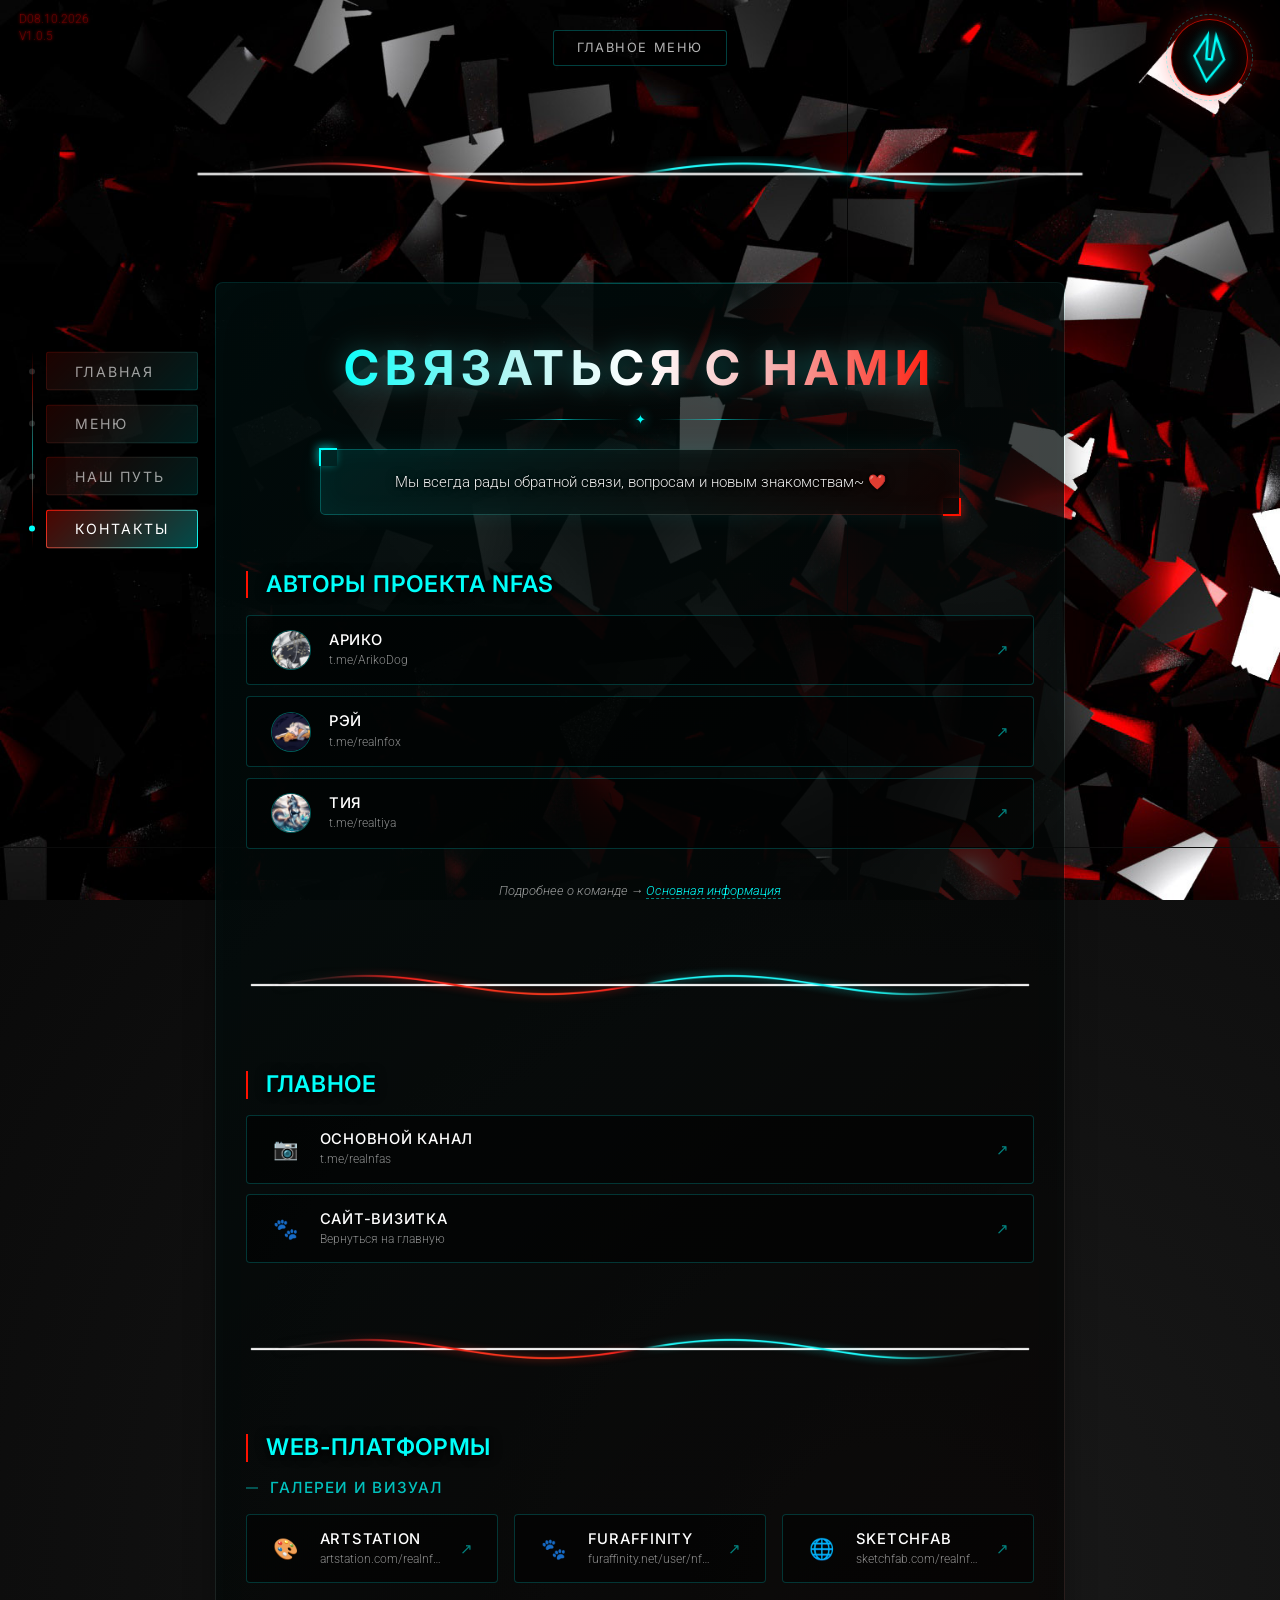
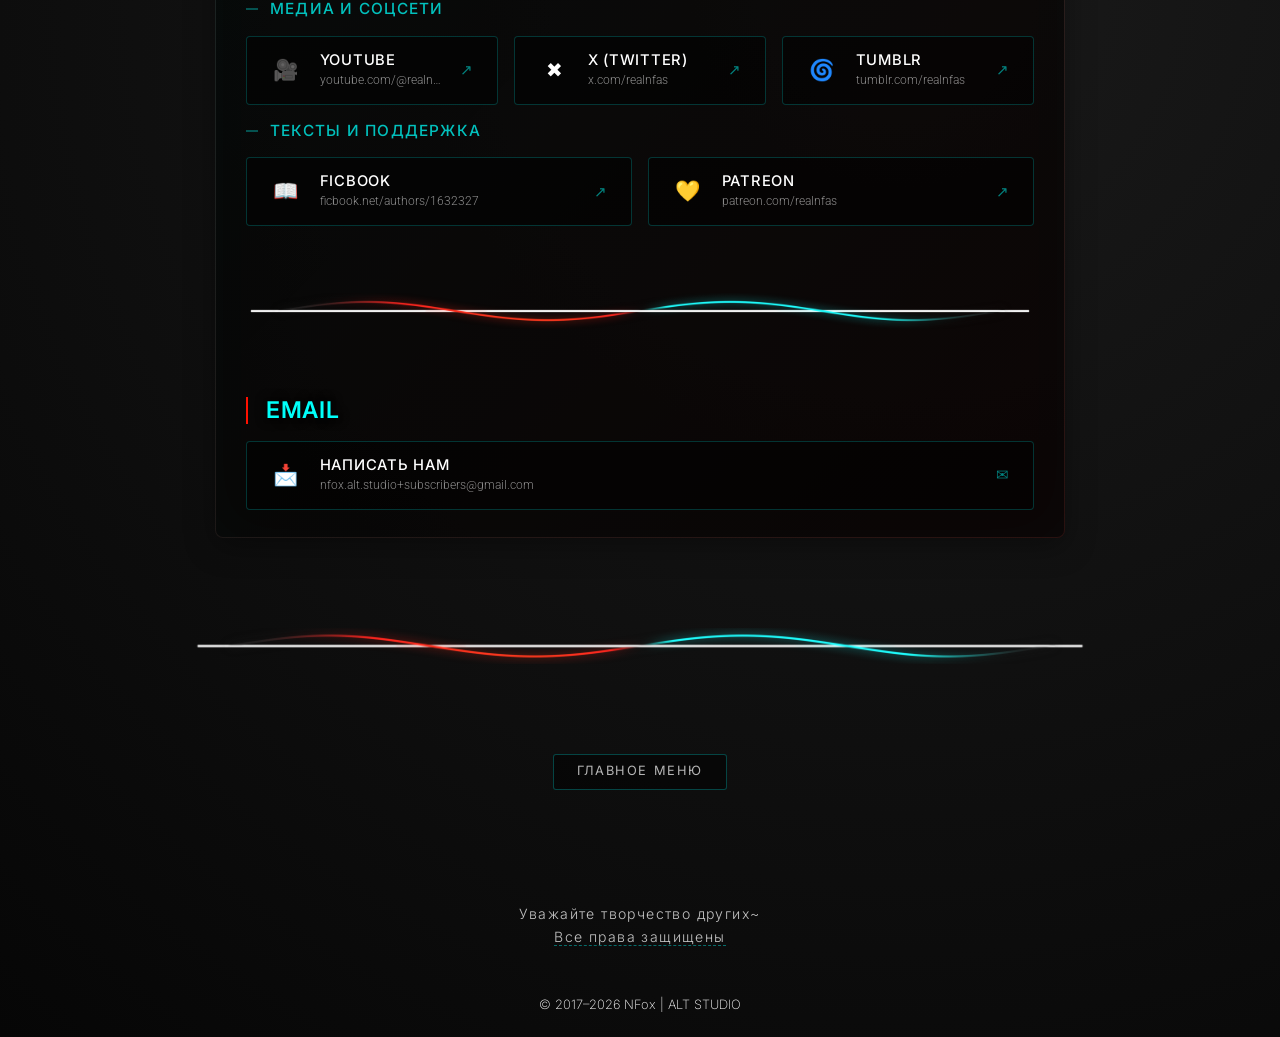
<file: pages/p4/contactus.html>
<!DOCTYPE html>
<html lang="ru">
	<head>
		<title>Контакты | NFAS</title>
		<meta charset="UTF-8">
		<meta name="viewport" content="width=device-width, initial-scale=1.0, viewport-fit=cover">

		<meta name="description" content="Свяжитесь со студией NFox | ALT STUDIO: Telegram, Email, YouTube, ArtStation, FurAffinity и другие платформы.">
		<meta name="theme-color" content="#050505">

		<meta property="og:type" content="website">
		<meta property="og:site_name" content="NFox | ALT STUDIO">
		<meta property="og:locale" content="ru_RU">
		<meta property="og:title" content="Контакты | NFAS">
		<meta property="og:description" content="Свяжитесь со студией NFox | ALT STUDIO: Telegram, Email, YouTube, ArtStation, FurAffinity и другие платформы.">
		<meta property="og:url" content="https://realnfas.github.io/pages/p4/contactus.html">
		<meta property="og:image" content="https://realnfas.github.io/media/img/og/og-default.png">
		<meta property="og:image:width" content="1200">
		<meta property="og:image:height" content="630">
		<meta property="og:image:alt" content="NFox | ALT STUDIO">

		<meta name="twitter:card" content="summary_large_image">
		<meta name="twitter:title" content="Контакты | NFAS">
		<meta name="twitter:description" content="Свяжитесь со студией NFox | ALT STUDIO: Telegram, Email, YouTube, ArtStation, FurAffinity и другие платформы.">
		<meta name="twitter:image" content="https://realnfas.github.io/media/img/og/og-default.png">

		<link rel="icon" href="/media/img/ico/favicon.ico">
		<link rel="apple-touch-icon" href="/media/img/ico/favicon.ico">
		<link rel="stylesheet" href="/css/main.css">
		<link rel="stylesheet" href="/css/docs.css">
		<link rel="stylesheet" href="/css/fonts.css">
		<link rel="stylesheet" href="/css/adaptive.css">
		<link rel="stylesheet" href="/css/anim.css">
		<link rel="preload" as="image" href="/media/img/bg/bg1.jpg">
		<noscript>
			<style>
				.reveal { opacity: 1; transform: none; }
			</style>
		</noscript>
	</head>
	<body>
		<!-- Прогресс-бар -->
		<div class="scroll-progress" id="scrollProgress" aria-hidden="true"></div>
		<!-- Якорь начала страницы -->
		<div data-bg-slide="0"></div>
		<!-- ВРАЩАЮЩИЙСЯ ФОН -->
		<div class="bg-carousel" aria-hidden="true">
			<div class="slide" data-media-bg="bg/bg1.jpg"></div>
			<div class="slide" data-media-bg="bg/bg2.jpg"></div>
			<div class="slide" data-media-bg="bg/bg3.jpg"></div>
			<div class="slide" data-media-bg="bg/bg4.jpg"></div>
		</div>
		<!-- ПЛАШКА ВЕРСИИ -->
		<div id="plashka_version"></div>
		<!-- ОБОЛОЧКА СТРАНИЦЫ -->
		<div class="wrapper">
			<!-- БЛОК КОНТЕЙНЕР -->
			<div class="container">
				<!-- БЛОК КОНТЕНТ -->
				<div class="content">
					<!-- БЛОК HEADER -->
					<div class="header">
						<div id="logotype_container">
							<svg id="logotype" data-name="Слой 2" xmlns="http://www.w3.org/2000/svg" viewBox="0 0 251.9 403.46">
								<path d="M282.11,56.7,267.52,264.32h-23L229.89,56.7,130.05,262.52,256,460.16,382,262.53Zm3.33,226.82L295.94,127l65,135.55L256,425.86,151,262.53l65-135.55,10.5,156.54Zm-3.37-7-.22,3.19h0Zm-51.91,3.19h0l-.22-3.19Z" transform="translate(-130.05 -56.7)"/>
							</svg>
						</div>
					</div>
					<nav class="menu">
						<a data-page="home" href="/index.html" class="menu__item active">Главная</a>
						<a data-page="menu" href="/pages/p2/main_menu.html" class="menu__item">Меню</a>
						<a data-page="roadmap" href="/pages/p3/roadmap.html" data-text="navRoadmap" class="menu__item">Наш путь</a>
						<a data-page="contacts" href="/pages/p4/contactus.html" class="menu__item">Контакты</a>
					</nav>
					<!-- БЛОК ОСНОВАНИЯ -->
					<div class="middle">
						<!-- Верхние хлебные крошки -->
						<nav class="doc-breadcrumbs reveal">
							<a class="doc-breadcrumbs__link" data-page="menu" href="/pages/p2/main_menu.html" data-text="docBackMenu">Главное меню</a>
						</nav>

						<hr class="divider">

						<section class="slide-block reveal">
							<div class="doc-body">

								<!-- Вступление -->
								<div class="doc-intro doc-intro--contacts">
									<h2 class="doc-intro__title">Связаться с нами</h2>
									<div class="doc-intro__rule" aria-hidden="true">
										<span class="doc-intro__rule-line"></span>
										<span class="doc-intro__rule-gem">✦</span>
										<span class="doc-intro__rule-line"></span>
									</div>
									<p class="doc-intro__lead">
										Мы всегда рады обратной связи, вопросам и новым знакомствам~ ❤️
									</p>
								</div>

								<div class="doc-contacts">

									<!-- Авторы -->
									<div class="doc-contacts__group">
										<h3 class="doc-contacts__group-title">Авторы проекта <span data-text="studioShort">NFAS</span></h3>
										<div class="doc-contacts__list">

											<a class="doc-contact doc-contact--team" data-cfg="telegramAriko" target="_blank" rel="noopener">
												<img class="doc-contact__avatar" data-media="team/ariko.jpg" alt="Арико">
												<span class="doc-contact__info">
													<span class="doc-contact__name">Арико</span>
													<span class="doc-contact__url">t.me/ArikoDog</span>
												</span>
												<span class="doc-contact__arrow">↗</span>
											</a>

											<a class="doc-contact doc-contact--team" data-cfg="telegramRay" target="_blank" rel="noopener">
												<img class="doc-contact__avatar" data-media="team/ray.jpg" alt="Рэй">
												<span class="doc-contact__info">
													<span class="doc-contact__name">Рэй</span>
													<span class="doc-contact__url">t.me/realnfox</span>
												</span>
												<span class="doc-contact__arrow">↗</span>
											</a>

											<a class="doc-contact doc-contact--team" data-cfg="telegramTiya" target="_blank" rel="noopener">
												<img class="doc-contact__avatar" data-media="team/tiya.jpg" alt="Тия">
												<span class="doc-contact__info">
													<span class="doc-contact__name">Тия</span>
													<span class="doc-contact__url">t.me/realtiya</span>
												</span>
												<span class="doc-contact__arrow">↗</span>
											</a>

										</div>

										<p class="doc-contacts__hint">
											Подробнее о команде → <a data-page="basic" href="/pages/docs/basic.html">Основная информация</a>
										</p>
									</div>

									<hr class="divider">

									<!-- Главное -->
									<div class="doc-contacts__group">
										<h3 class="doc-contacts__group-title">Главное</h3>
										<div class="doc-contacts__list">

											<a class="doc-contact" data-cfg="telegram" target="_blank" rel="noopener">
												<span class="doc-contact__icon">📷</span>
												<span class="doc-contact__info">
													<span class="doc-contact__name">Основной канал</span>
													<span class="doc-contact__url">t.me/realnfas</span>
												</span>
												<span class="doc-contact__arrow">↗</span>
											</a>

											<a class="doc-contact" data-page="home" href="/index.html">
												<span class="doc-contact__icon">🐾</span>
												<span class="doc-contact__info">
													<span class="doc-contact__name">Сайт-визитка</span>
													<span class="doc-contact__url">Вернуться на главную</span>
												</span>
												<span class="doc-contact__arrow">↗</span>
											</a>

										</div>
									</div>

									<hr class="divider">

									<!-- WEB-платформы -->
									<div class="doc-contacts__group">
										<h3 class="doc-contacts__group-title">WEB-платформы</h3>

										<!-- Галереи и визуал -->
										<h4 class="doc-contacts__subtitle">Галереи и визуал</h4>
										<div class="doc-contacts__grid">

											<a class="doc-contact" data-cfg="artstation" target="_blank" rel="noopener">
												<span class="doc-contact__icon">🎨</span>
												<span class="doc-contact__info">
													<span class="doc-contact__name">ArtStation</span>
													<span class="doc-contact__url">artstation.com/realnfas</span>
												</span>
												<span class="doc-contact__arrow">↗</span>
											</a>

											<a class="doc-contact" data-cfg="furaffinity" target="_blank" rel="noopener">
												<span class="doc-contact__icon">🐾</span>
												<span class="doc-contact__info">
													<span class="doc-contact__name">FurAffinity</span>
													<span class="doc-contact__url">furaffinity.net/user/nfas</span>
												</span>
												<span class="doc-contact__arrow">↗</span>
											</a>

											<a class="doc-contact" data-cfg="sketchfab" target="_blank" rel="noopener">
												<span class="doc-contact__icon">🌐</span>
												<span class="doc-contact__info">
													<span class="doc-contact__name">SketchFab</span>
													<span class="doc-contact__url">sketchfab.com/realnfas</span>
												</span>
												<span class="doc-contact__arrow">↗</span>
											</a>

										</div>

										<!-- Медиа и соцсети -->
										<h4 class="doc-contacts__subtitle">Медиа и соцсети</h4>
										<div class="doc-contacts__grid">

											<a class="doc-contact" data-cfg="youtube" target="_blank" rel="noopener">
												<span class="doc-contact__icon">🎥</span>
												<span class="doc-contact__info">
													<span class="doc-contact__name">YouTube</span>
													<span class="doc-contact__url">youtube.com/@realnfas</span>
												</span>
												<span class="doc-contact__arrow">↗</span>
											</a>

											<a class="doc-contact" data-cfg="twitter" target="_blank" rel="noopener">
												<span class="doc-contact__icon">✖</span>
												<span class="doc-contact__info">
													<span class="doc-contact__name">X (Twitter)</span>
													<span class="doc-contact__url">x.com/realnfas</span>
												</span>
												<span class="doc-contact__arrow">↗</span>
											</a>

											<a class="doc-contact" data-cfg="tumblr" target="_blank" rel="noopener">
												<span class="doc-contact__icon">🌀</span>
												<span class="doc-contact__info">
													<span class="doc-contact__name">Tumblr</span>
													<span class="doc-contact__url">tumblr.com/realnfas</span>
												</span>
												<span class="doc-contact__arrow">↗</span>
											</a>

										</div>

										<!-- Тексты и поддержка -->
										<h4 class="doc-contacts__subtitle">Тексты и поддержка</h4>
										<div class="doc-contacts__grid">

											<a class="doc-contact" data-cfg="ficbook" target="_blank" rel="noopener">
												<span class="doc-contact__icon">📖</span>
												<span class="doc-contact__info">
													<span class="doc-contact__name">FicBook</span>
													<span class="doc-contact__url">ficbook.net/authors/1632327</span>
												</span>
												<span class="doc-contact__arrow">↗</span>
											</a>

											<a class="doc-contact" data-cfg="patreon" target="_blank" rel="noopener">
												<span class="doc-contact__icon">💛</span>
												<span class="doc-contact__info">
													<span class="doc-contact__name">Patreon</span>
													<span class="doc-contact__url">patreon.com/realnfas</span>
												</span>
												<span class="doc-contact__arrow">↗</span>
											</a>

										</div>
									</div>

									<hr class="divider">

									<!-- Email -->
									<div class="doc-contacts__group">
										<h3 class="doc-contacts__group-title">Email</h3>
										<div class="doc-contacts__list">
										
											<a class="doc-contact" data-cfg="email">
												<span class="doc-contact__icon">📩</span>
												<span class="doc-contact__info">
													<span class="doc-contact__name">Написать нам</span>
													<span class="doc-contact__url">nfox.alt.studio+subscribers@gmail.com</span>
												</span>
												<span class="doc-contact__arrow">✉</span>
											</a>

										</div>
									</div>
								</div>
							</div>
						</section>

						<hr class="divider">

						<!-- Нижние хлебные крошки -->
						<nav class="doc-breadcrumbs reveal">
							<a class="doc-breadcrumbs__link" data-page="menu" href="/pages/p2/main_menu.html" data-text="docBackMenu">Главное меню</a>
						</nav>

						<!-- Футер документа -->
						<section class="slide-block reveal">
							<div class="doc-footer">
								<p data-text="docFooterRespect">Уважайте творчество других~</p>
								<p data-text="docFooterRights">Все права защищены</p>
							</div>
						</section>
					</div>
				</div>
			</div>
		</div>
		<script src="/js/site-config.js"></script>
		<script src="/js/scroll-bg.js"></script>
		<!-- ПОДВАЛ -->
		<footer>
			<div id="text_footer"></div>
		</footer>
	</body>
</html>
</file>
<file: css/main.css>
/* ОСНОВНОЙ СТИЛЬ */

/* ОБНУЛЯТОР */
*{
	padding: 0;
	margin: 0;
	border: 0;
}

*,*:before,*:after{
	-moz-box-sizing: border-box;
	-webkit-box-sizing: border-box;
	box-sizing: border-box;
}

:focus { outline: none; }
:focus-visible { outline: 2px solid #00FFFA; outline-offset: 2px; }

nav,footer,header,aside{display: block;}

html,body{
	min-height: 100dvh;
	width: 100%;
	line-height: 1;
	font-size: 14px;
	-ms-text-size-adjust: 100%;
	-moz-text-size-adjust: 100%;
	-webkit-text-size-adjust: 100%;
	overflow-x: clip;
	max-width: 100%;
}

input,button,textarea{font-family:inherit;}

input::-ms-clear{display: none;}

button{cursor: pointer;}

button::-moz-focus-inner {padding:0;border:0;}

a, a:visited{text-decoration: none;}

a:hover{text-decoration: none;}

ul li{list-style: none;}

img{vertical-align: top;}

h1,h2,h3,h4,h5,h6{font-size:inherit;font-weight: 400;}

/* —————————————————————————————————————————————————————————————————————————————————————————————————————————————————————————————————————————————————————————————————————————————————— */

/* ПЕРЕМЕННЫЕ */
:root {
	/* Расстояние между "коробками" на полке */
	--gap-slide: clamp(60px, 10vh, 120px);

	/* Расстояние внутри каждой "коробки" */
	--gap-inside: clamp(40px, 6vh, 80px);
}

/* —————————————————————————————————————————————————————————————————————————————————————————————————————————————————————————————————————————————————————————————————————————————————— */

/* Прогресс-бар прокрутки */
.scroll-progress {
	position: fixed;
	top: 0;
	left: 0;
	height: 3px;
	width: 0;
	z-index: 9999;
	background: linear-gradient(90deg, #FF1100, #00FFFA);
	box-shadow: 0 0 12px rgba(0, 255, 250, 0.6);
	pointer-events: none;
	transition: width 0.15s ease-out;
	will-change: width;
}

/* —————————————————————————————————————————————————————————————————————————————————————————————————————————————————————————————————————————————————————————————————————————————————— */

/* ГРАФИКА */

/* Логотип */
#logotype_container {
	position: fixed;
	top: clamp(10px, 1.5vw, 25px);
	right: clamp(15px, 2.5vw, 45px);
	display: flex;
	justify-content: center;
	align-items: center;
	border: 1px solid rgba(255, 17, 0, 0.7);
	background: radial-gradient(circle at center, #0a0a0a 0%, #000 75%);
	border-radius: 100px;
	width: clamp(60px, 6vw, 105px);
	height: clamp(60px, 6vw, 105px);
	z-index: 10;
	
	/* Свечение вокруг + внутри */
	box-shadow:
		0 0 20px rgba(255, 17, 0, 0.35),
		0 0 60px rgba(255, 17, 0, 0.12),
		inset 0 0 15px rgba(255, 17, 0, 0.15);
	
	transition: border-color 0.5s ease, box-shadow 0.5s ease;
}

#logotype_container::before {
	content: '';
	position: absolute;
	inset: -6px;
	border-radius: 50%;
	border: 1px dashed rgba(0, 255, 250, 0.35);
	pointer-events: none;
	animation: logo-ring-spin 24s linear infinite;
}

#logotype {
	transition: fill .5s ease-out 0s, filter .5s ease-out 0s;
	transform: rotate(7deg);
	fill: #00FFFA;
	height: 70%;
	width: auto;
	filter: drop-shadow(0 0 6px rgba(0, 255, 250, 0.6));
}

#logotype:hover {
	fill: #FF1100;
	filter: drop-shadow(0 0 8px rgba(255, 17, 0, 0.8));
}

#logotype_container:hover {
	fill: #FF1100;
	border-color: #00FFFA;
	box-shadow:
		0 0 25px rgba(0, 255, 250, 0.5),
		0 0 70px rgba(0, 255, 250, 0.2),
		inset 0 0 20px rgba(0, 255, 250, 0.2);
}

#logotype_container:hover::before {
	border-color: rgba(255, 17, 0, 0.5);
}

/* Скроллбар */
::-webkit-scrollbar {
	width: 5px;
}

::-webkit-scrollbar-track {
	box-shadow: inset 0 0 6px rgba(0, 0, 0, .3);
	border-radius: 10px;
}
::-webkit-scrollbar-thumb {
	background: rgba(255, 0, 0, 0.9);
	box-shadow: inset 0 0 6px rgba(0, 0, 0, .5);
	border-radius: 0px;
}
::-webkit-scrollbar-thumb:window-inactive {
	background: rgba(0, 0, 0, 0);
}
::-webkit-scrollbar-track-piece {
	background-color: rgba(0, 0, 0, .3);
}

/* Разделитель */
.divider {
	border: none;
	height: clamp(30px, 4vh, 50px);
	background: url('../media/img/divider.png') center / 100% auto no-repeat;
	
	/* Центрирование */
	display: block;
	width: 100%;
	max-width: clamp(300px, 70vw, 1400px);   /* ← ограничиваем ширину */
	margin: clamp(20px, 4vh, 50px) auto;     /* ← auto центрирует */
	
	flex-shrink: 0;
}

/* —————————————————————————————————————————————————————————————————————————————————————————————————————————————————————————————————————————————————————————————————————————————————— */

/* ТЕКСТ */
#studio_name h1 {
	display: inline-block;
	animation: name-breathe 12s ease-in-out infinite;
	will-change: color, text-shadow;
	font-family: Inter, Arial, "Times New Roman", sans-serif;
	font-size: clamp(50px, 8vw, 120px);
	font-weight: 700;
	font-style: normal;
	text-align: center;
	color: rgba(255, 0, 0, 1);
	width: 100%;
	letter-spacing: clamp(5px, 2vw, 35px);
	padding-left: clamp(5px, 2vw, 35px);
	margin: clamp(60px, 15vh, 200px) auto 25px;
}

#studio_subname {
	font-family: Jost, Arial, "Times New Roman", sans-serif;
	font-size: clamp(14px, 1.5vw, 24px);
	font-weight: 200;
	font-style: normal;
	text-align: center;
	color: #fff;
	letter-spacing: clamp(2px, 0.8vw, 15px);
	padding-left: clamp(2px, 0.8vw, 15px);
	margin: 0 auto 15px;
}

#block_description {
	position: relative;
	width: 100%;
	max-width: clamp(280px, 55vw, 750px);
	font-family: Roboto, Arial, "Times New Roman", sans-serif;
	font-size: clamp(14px, 1.2vw, 20px);
	font-weight: 300;
	font-style: normal;
	text-wrap: pretty;
	line-height: clamp(18px, 1.5vw, 24px);
	color: #fff;
	padding: clamp(22px, 2.5vw, 32px) clamp(20px, 2.5vw, 30px);
	
	/* Градиентная рамка */
	background:
		linear-gradient(#000, #000) padding-box,
		linear-gradient(135deg,
			#FF1100 0%,
			rgba(0, 255, 250, 0.4) 40%,
			#00FFFA 100%) border-box;
	border: 1px solid transparent;
	border-radius: 4px;
	
	/* Мягкое свечение */
	box-shadow:
		inset 0 0 40px rgba(0, 255, 250, 0.04),
		0 0 30px rgba(0, 255, 250, 0.08),
		0 0 80px rgba(0, 255, 250, 0.04);
	
	transition: box-shadow 0.5s ease;
}

#block_description:hover {
	box-shadow:
		inset 0 0 50px rgba(0, 255, 250, 0.06),
		0 0 40px rgba(0, 255, 250, 0.15),
		0 0 100px rgba(0, 255, 250, 0.08);
}

.corner {
	position: absolute;
	display: block;              /* ← на случай, если span не позиционируется */
	width: 22px;
	height: 22px;
	pointer-events: none;
	z-index: 2;
	box-sizing: border-box;      /* ← чтобы границы не раздували размер */
}

.corner--tl {
	top: -2px;
	left: -2px;
	border-top: 2px solid #00FFFA;
	border-left: 2px solid #00FFFA;
	box-shadow: -2px -2px 8px rgba(0, 255, 250, 0.5);
}

.corner--br {
	bottom: -2px;
	right: -2px;
	border-bottom: 2px solid #FF1100;
	border-right: 2px solid #FF1100;
	box-shadow: 2px 2px 8px rgba(255, 17, 0, 0.4);
}

#block_description p {
	margin-bottom: clamp(12px, 1.5vw, 25px);
}

#block_description p:last-child {
	margin-bottom: 0;
}

.text_caption {
	display: flex;
	width: max-content;
	color: #fff;
	margin: clamp(400px, 240vh, 1600px) auto 0 clamp(0px, 15vw, 20%);
}

.text_caption h2 {
	font-family: Inter, "Helvetica Neue", Helvetica, sans-serif;
	font-size: clamp(56px, 6vw, 96px);
	font-weight: 600;
	font-style: normal;
	text-transform: uppercase;
	padding-left: clamp(15px, 2vw, 25px);
	border-left: 2px solid #FF1100;
}

#text_footer {
	font-family: Inter, "Helvetica Neue", Helvetica, sans-serif;
	font-size: clamp(12px, 1vw, 18px);
	font-weight: 200;
	font-style: normal;
	color: #fff;
	margin: 0 auto;
}

/* —————————————————————————————————————————————————————————————————————————————————————————————————————————————————————————————————————————————————————————————————————————————————— */

/* ОСНОВНЫЕ ОБОЛОЧКИ */
html {
	scroll-behavior: smooth;
}

.wrapper,
.container,
.content {
	background: transparent !important;
}

body {
	background: radial-gradient(circle at 70% 60%, #1a1a1a 0%, #050505 80%);
}

.wrapper {
	display: flex;
	flex-direction: column;
	min-height: 100dvh;
	padding: 10px;
}

.container {
	flex: 1 1 auto;
	width: 100%;
	max-width: 1920px;
	margin: 0 auto;
	padding: 10px;
}

.content {
	display: flex;
	flex-direction: column;
	align-items: center;
	padding: 10px;
	animation: in 1s ease-in 0s 1 forwards;
	opacity: 0;
}

/* —————————————————————————————————————————————————————————————————————————————————————————————————————————————————————————————————————————————————————————————————————————————————— */

/* ПЛАШКА ВЕРСИИ */
#plashka_version {
	position: fixed;
	top: clamp(8px, 1vh, 16px);
	left: clamp(12px, 1.5vw, 24px);
	margin: 0;
}

#plashka_version p {
	font-family: Roboto, "Helvetica Neue", Helvetica, sans-serif;
	font-size: clamp(10px, 0.9vw, 14px);
	font-weight: 300;
	text-shadow: 0 0 3px rgba(255, 0, 0, .7);
	color: rgba(255, 0, 0 , .3);
	margin-top: clamp(4px, 0.6vh, 10px);
}

/* —————————————————————————————————————————————————————————————————————————————————————————————————————————————————————————————————————————————————————————————————————————————————— */

/* ШАПКА */
.header {
	margin: 0 auto;
}

/* —————————————————————————————————————————————————————————————————————————————————————————————————————————————————————————————————————————————————————————————————————————————————— */

/* СОДЕРДЖИМОЕ СТРАНИЦ */
.middle {
	display: flex;
	flex-direction: column;
	align-items: center;
	justify-content: center;
	width: 100%;
	margin: 0 auto;
	gap: var(--gap-slide);
}

.slide-block {
	display: flex;
	flex-direction: column;
	align-items: center;
	width: 100%;
	gap: var(--gap-inside);
}

/* —————————————————————————————————————————————————————————————————————————————————————————————————————————————————————————————————————————————————————————————————————————————————— */

/* ПОДВАЛ */
footer {
	animation: in 2s ease-in 0s 1 forwards;
	display: flex;
	opacity: 0;
	padding: 25px 0;
	margin: 0 auto;
}

/* —————————————————————————————————————————————————————————————————————————————————————————————————————————————————————————————————————————————————————————————————————————————————— */

/* МЕНЮ */
.menu {
	position: fixed;
	left: clamp(16px, 2vw, 32px);
	top: 50%;
	transform: translateY(-50%);
	display: flex;
	flex-direction: column;
	gap: clamp(10px, 1.5vh, 16px);
	width: fit-content;
	padding-left: 20px;
	z-index: 20;
}

/* Вертикальная ось слева */
.menu::before {
	content: '';
	position: absolute;
	left: 6px;
	top: 0;
	bottom: 0;
	width: 1px;
	background: linear-gradient(to bottom,
		transparent 0%,
		rgba(255, 17, 0, 0.4) 20%,
		rgba(0, 255, 250, 0.5) 50%,
		rgba(255, 17, 0, 0.4) 80%,
		transparent 100%);
	pointer-events: none;
}

.menu__item {
	position: relative;
	padding: clamp(9px, 0.9vw, 13px) clamp(18px, 2.2vw, 30px);
	color: rgba(255, 255, 255, 0.6);
	text-decoration: none;
	font-family: Inter, Arial, "Times New Roman", sans-serif;
	font-size: clamp(13px, 1.1vw, 17px);
	font-weight: 400;
	letter-spacing: 0.14em;
	text-transform: uppercase;
	border: 1px solid transparent;
	border-radius: 3px;
	background:
		linear-gradient(rgba(0, 0, 0, 0.55), rgba(0, 0, 0, 0.55)) padding-box,
		linear-gradient(135deg,
			rgba(255, 17, 0, 0.25),
			rgba(0, 255, 250, 0.25)) border-box;
	transition:
		color 0.35s ease,
		transform 0.35s cubic-bezier(0.4, 0, 0.2, 1),
		background 0.4s ease;
	cursor: pointer;
}

/* Точка на оси напротив кнопки */
.menu__item::before {
	content: '';
	position: absolute;
	left: -18px;
	top: 50%;
	transform: translateY(-50%);
	width: 6px;
	height: 6px;
	border-radius: 50%;
	background: rgba(255, 255, 255, 0.15);
	transition: background 0.4s ease, box-shadow 0.4s ease;
}

/* Наведение */
.menu__item:hover {
	color: #ffffff;
	transform: translateX(4px);
	background:
		linear-gradient(rgba(0, 0, 0, 0.7), rgba(0, 0, 0, 0.7)) padding-box,
		linear-gradient(135deg, #FF1100, #00FFFA) border-box;
	box-shadow:
		0 0 18px rgba(0, 255, 250, 0.35),
		inset 0 0 18px rgba(0, 255, 250, 0.08);
}

.menu__item:hover::before {
	background: #00FFFA;
	box-shadow: 0 0 12px rgba(0, 255, 250, 0.9);
}

/* АКТИВНЫЙ ПУНКТ — пульсирует свечением */
.menu__item.active {
	color: #ffffff;
	background:
		linear-gradient(rgba(0, 0, 0, 0.7), rgba(0, 0, 0, 0.7)) padding-box,
		linear-gradient(135deg, #FF1100, #00FFFA) border-box;
	animation: menu-btn-pulse 4s ease-in-out infinite;
}

.menu__item.active::before {
	background: #00FFFA;
	animation: menu-dot-pulse 3s ease-in-out infinite;
}

/* —————————————————————————————————————————————————————————————————————————————————————————————————————————————————————————————————————————————————————————————————————————————————— */

/* ВРАЩАТЕЛЬ ФОНА */

/* Слой с вращающимся фоном - фиксированный, на весь экран, позади всего */
.bg-carousel {
	position: fixed;
	inset: 0;
	overflow: hidden;
	z-index: -1;              /* позади всего контента */
	pointer-events: none;     /* клики проходят сквозь */
}

/* Отдельный слайд - тоже на весь экран */
.slide {
	position: absolute;
	inset: 0;
	background-size: cover;
	background-position: center;
	transform-origin: 150% 40%;    /* точка отсчёта вращения = правая середина экрана */
	will-change: transform, opacity;
	backface-visibility: hidden;
	opacity: 0;                    /* по умолчанию скрыт, JS включит нужный */
}

/* —————————————————————————————————————————————————————————————————————————————————————————————————————————————————————————————————————————————————————————————————————————————————— */

/* ПЛАВНОЕ ПОЯВЛЕНИЕ */
.reveal {
	opacity: 0;
	transform: translateY(40px);
	transition: opacity 0.8s ease, transform 0.8s cubic-bezier(0.22, 1, 0.36, 1);
}
.reveal.is-visible {
	opacity: 1;
	transform: translateY(0);
}

/* —————————————————————————————————————————————————————————————————————————————————————————————————————————————————————————————————————————————————————————————————————————————————— */

/* БУРГЕР-МЕНЮ */
.menu-toggle {
	display: none;                 /* покажется только на мобилке */
	position: fixed;
	top: clamp(12px, 1.5vw, 20px);
	left: clamp(12px, 1.5vw, 20px);
	width: clamp(44px, 4vw, 52px);
	height: clamp(44px, 4vw, 52px);
	border-radius: 50%;
	border: 1px solid rgba(0, 255, 250, 0.4);
	background: rgba(0, 0, 0, 0.75);
	backdrop-filter: blur(8px);
	-webkit-backdrop-filter: blur(8px);
	cursor: pointer;
	z-index: 100;
	padding: 0;
	align-items: center;
	justify-content: center;
	flex-direction: column;
	gap: 5px;
	transition: border-color 0.3s, box-shadow 0.3s;
}

.menu-toggle:hover {
	border-color: #00FFFA;
	box-shadow: 0 0 20px rgba(0, 255, 250, 0.45);
}

.menu-toggle__line {
	display: block;
	width: 22px;
	height: 2px;
	background: #00FFFA;
	border-radius: 1px;
	transition: transform 0.3s ease, opacity 0.3s ease;
}

/* Превращение в «крестик» при открытом меню */
.menu-toggle.is-active .menu-toggle__line:nth-child(1) {
	transform: translateY(7px) rotate(45deg);
}
.menu-toggle.is-active .menu-toggle__line:nth-child(2) {
	opacity: 0;
}
.menu-toggle.is-active .menu-toggle__line:nth-child(3) {
	transform: translateY(-7px) rotate(-45deg);
}

/* Выезжающее меню */
.menu-drawer {
	position: fixed;
	inset: 0;
	z-index: 95;
	display: none;
}

.menu-drawer.is-open { display: block; }

.menu-drawer__backdrop {
	position: absolute;
	inset: 0;
	background: rgba(0, 0, 0, 0.9);
	backdrop-filter: blur(10px);
	-webkit-backdrop-filter: blur(10px);
	opacity: 0;
	transition: opacity 0.35s ease;
}

.menu-drawer.is-open .menu-drawer__backdrop { opacity: 1; }

.menu-drawer__nav {
	position: relative;
	width: 100%;
	height: 100%;
	display: flex;
	flex-direction: column;
	align-items: center;
	justify-content: center;
	gap: clamp(14px, 2.5vh, 22px);
	padding: 20px;
	transform: translateY(20px);
	opacity: 0;
	transition: transform 0.35s cubic-bezier(0.22, 1, 0.36, 1), opacity 0.35s ease;
}

.menu-drawer.is-open .menu-drawer__nav {
	transform: translateY(0);
	opacity: 1;
}

.menu-drawer__item {
	display: inline-flex;
	justify-content: center;
	padding: clamp(12px, 1.5vh, 16px) clamp(24px, 5vw, 42px);
	font-family: Inter, sans-serif;
	font-size: clamp(15px, 1.4vw, 19px);
	font-weight: 400;
	letter-spacing: 0.14em;
	text-transform: uppercase;
	text-decoration: none;
	color: rgba(255, 255, 255, 0.85);
	border: 1px solid transparent;
	border-radius: 4px;
	background:
		linear-gradient(rgba(0, 0, 0, 0.65), rgba(0, 0, 0, 0.65)) padding-box,
		linear-gradient(135deg, rgba(255, 17, 0, 0.4), rgba(0, 255, 250, 0.4)) border-box;
	transition: color 0.3s, background 0.3s, box-shadow 0.3s;
	min-width: clamp(200px, 60vw, 280px);
}

.menu-drawer__item:hover,
.menu-drawer__item.active {
	color: #fff;
	background:
		linear-gradient(rgba(0, 0, 0, 0.8), rgba(0, 0, 0, 0.8)) padding-box,
		linear-gradient(135deg, #FF1100, #00FFFA) border-box;
	box-shadow: 0 0 22px rgba(0, 255, 250, 0.35);
}

/* —————————————————————————————————————————————————————————————————————————————————————————————————————————————————————————————————————————————————————————————————————————————————— */

/* КНОПКА «НАВЕРХ» */
.scroll-top {
	position: fixed;
	bottom: clamp(20px, 3vh, 40px);
	right: clamp(20px, 2.5vw, 40px);
	width: clamp(44px, 4vw, 54px);
	height: clamp(44px, 4vw, 54px);
	border-radius: 50%;
	border: 1px solid rgba(0, 255, 250, 0.4);
	background: rgba(0, 0, 0, 0.75);
	backdrop-filter: blur(8px);
	-webkit-backdrop-filter: blur(8px);
	color: #00FFFA;
	cursor: pointer;
	z-index: 90;
	display: flex;
	align-items: center;
	justify-content: center;
	opacity: 0;
	pointer-events: none;
	transform: translateY(20px);
	transition:
		opacity 0.35s ease,
		transform 0.35s cubic-bezier(0.22, 1, 0.36, 1),
		border-color 0.3s ease,
		box-shadow 0.3s ease;
	padding: 0;
}

.scroll-top.is-visible {
	opacity: 1;
	pointer-events: auto;
	transform: translateY(0);
}

.scroll-top:hover {
	border-color: #00FFFA;
	box-shadow: 0 0 22px rgba(0, 255, 250, 0.5);
	transform: translateY(-3px);
}

.scroll-top:active {
	transform: translateY(-1px) scale(0.95);
}

.scroll-top svg {
	width: 45%;
	height: 45%;
	stroke: currentColor;
	fill: none;
	stroke-width: 2.2;
	stroke-linecap: round;
	stroke-linejoin: round;
	filter: drop-shadow(0 0 4px rgba(0, 255, 250, 0.7));
}

/* —————————————————————————————————————————————————————————————————————————————————————————————————————————————————————————————————————————————————————————————————————————————————— */

/* ССЫЛКИ ВНУТРИ ТЕКСТА (главная страница) */

/* Стилизованные ссылки внутри контентных блоков главной */
#block_description a,
.services__item a,
.faq__answer a,
.reviews__item a,
.stats__item a,
.cta__text a,
.intro__lead a,
.hscroll__head a,
.hscroll__hint a,
.portfolio__caption a,
.work-panel__desc a,
.work-panel__cat a {
	color: #00FFFA;
	text-decoration: none;
	border-bottom: 1px dashed rgba(0, 255, 250, 0.5);
	transition: color 0.3s ease, border-bottom-color 0.3s ease;
	cursor: pointer;
}

#block_description a:hover,
.services__item a:hover,
.faq__answer a:hover,
.reviews__item a:hover,
.stats__item a:hover,
.cta__text a:hover,
.intro__lead a:hover,
.hscroll__head a:hover,
.hscroll__hint a:hover,
.portfolio__caption a:hover,
.work-panel__desc a:hover,
.work-panel__cat a:hover {
	color: #fff;
	border-bottom-color: #00FFFA;
	border-bottom-style: solid;
}

/* —————————————————————————————————————————————————————————————————————————————————————————————————————————————————————————————————————————————————————————————————————————————————— */

/* Фикс .reveal без pointer-events: none — невидимые, но кликабельные карточки */
.reveal:not(.is-visible) { pointer-events: none; }

/* —————————————————————————————————————————————————————————————————————————————————————————————————————————————————————————————————————————————————————————————————————————————————— */
</file>
<file: css/index.css>
/* СТИЛЬ ГЛАВНОЙ СТРАНИЦЫ */

/* СРАВНЕНИЕ ДО/ПОСЛЕ */
.compare {
	position: relative;
	width: 100%;
	max-width: clamp(300px, 60vw, 800px);
	aspect-ratio: 1 / 1;             /* ← соотношение сторон, подгони под картинки */
	overflow: hidden;
	border: 1px solid #00FFFA;
	border-radius: 5px;
	cursor: ew-resize;               /* курсор «тянуть влево-вправо» */
	user-select: none;               /* чтобы не выделялся текст при перетаскивании */
	-webkit-user-select: none;
	background: #000;
	transition: opacity 0.2s ease;
	touch-action: pan-y;
}

.compare.is-switching {
	opacity: 0.6;
}

.compare__img {
	position: absolute;
	inset: 0;
	width: 100%;
	height: 100%;
	object-fit: cover;               /* картинка заполняет контейнер без искажений */
	display: block;
	pointer-events: none;            /* клики идут не на картинки, а на контейнер */
}

/* Слой «после» — обрезается по горизонтали через clip-path */
.compare__after {
	position: absolute;
	inset: 0;
	overflow: hidden;
	clip-path: inset(0 50% 0 0);     /* 50% — начальная позиция ползунка */
}

/* Ползунок */
.compare__handle {
	position: absolute;
	top: 0;
	bottom: 0;
	left: 50%;                       /* старт — по центру */
	width: 2px;
	background: #00FFFA;
	box-shadow: 0 0 12px #00FFFA;
	transform: translateX(-50%);
	pointer-events: none;            /* тащим не его, а весь .compare */
	display: flex;
	align-items: center;
	justify-content: center;
}

/* Круглая «ручка» в центре ползунка */
.compare__handle::before {
	content: '';
	position: absolute;
	width: 40px;
	height: 40px;
	border-radius: 50%;
	background: #000;
	border: 2px solid #00FFFA;
	box-shadow: 0 0 20px #00FFFA, inset 0 0 10px #00FFFA;
}

/* Стрелочки внутри ручки */
.compare__handle svg {
	position: relative;
	color: #00FFFA;
	z-index: 1;
	filter: drop-shadow(0 0 4px #00FFFA);
}

/* —————————————————————————————————————————————————————————————————————————————————————————————————————————————————————————————————————————————————————————————————————————————————— */

/* ГОРИЗОНТАЛЬНАЯ ГАЛЕРЕЯ */
.hscroll {
	position: relative;
	width: 100%;
	min-height: 200vh;                        /* Высоту JS выставит автоматически: трек + один экран. Сейчас — запасная на случай, если JS отключён */
}

.hscroll__sticky {
	position: sticky;
	top: 0;
	height: 100vh;
	width: 100%;
	display: flex;
	flex-direction: column;
	overflow: hidden;
	padding-bottom: clamp(15px, 3vh, 30px);   /* ← добавить */
}

.hscroll__head {
	flex-shrink: 0;
	padding: clamp(20px, 4vh, 60px) 0 clamp(10px, 2vh, 30px);
	padding-left: clamp(0px, 15vw, 20%);
	text-align: left;
	opacity: 0;
	transform: translateY(30px);
	transition: opacity 0.8s ease, transform 0.8s cubic-bezier(0.22, 1, 0.36, 1);
}

.hscroll__head.is-visible {
	opacity: 1;
	transform: translateY(0);
}

.hscroll__hint {
	margin-top: 10px;
	font-family: Montserrat, sans-serif;
	font-size: clamp(11px, 1vw, 14px);
	font-weight: 300;
	letter-spacing: 0.2em;
	text-transform: uppercase;
	color: rgba(0, 255, 250, 0.55);
}

.hscroll__viewport {
	flex: 1 1 auto;
	display: flex;
	align-items: center;
	overflow: hidden;
	width: 100%;
}

.hscroll__track {
	display: flex;
	flex-direction: row;
	flex-shrink: 0;
	width: max-content;
	gap: clamp(15px, 2vw, 40px);
	will-change: transform;
	
	/* Слева — отступ, чтобы пропустить меню. Справа — отступ, чтобы последняя карточка остановилась в центре. */
	padding-left: clamp(280px, 22vw, 420px);
	padding-right: calc((100vw - clamp(260px, 38vw, 520px)) / 2 - 100px);
}

/* Карточки внутри горизонтального трека */
.hscroll__track .portfolio__item {
	flex: 0 0 auto;
	width: clamp(260px, 38vw, 520px);
	aspect-ratio: 4 / 3;
}

/* ФИКС: заголовок внутри hscroll */
.hscroll__head .text_caption {
	margin: 0;
}

/* —————————————————————————————————————————————————————————————————————————————————————————————————————————————————————————————————————————————————————————————————————————————————— */

/* КАРТОЧКИ РАБОТ */
.portfolio__item {
	position: relative;
	display: block;
	overflow: hidden;
	border: 1px solid rgba(0, 255, 250, 0.3);
	border-radius: 5px;
	background: #000;
	cursor: pointer;
	transition:
		transform .5s cubic-bezier(0.4, 0, 0.2, 1),
		border-color .5s ease,
		box-shadow .5s ease;
}

.portfolio__item img {
	width: 100%;
	height: 100%;
	object-fit: cover;
	display: block;
	transition: transform 0.8s cubic-bezier(0.4, 0, 0.2, 1),
					filter .5s ease;
	filter: brightness(0.85);
}

.portfolio__caption {
	position: absolute;
	left: 0;
	right: 0;
	bottom: 0;
	padding: clamp(10px, 1.5vw, 20px);
	background: linear-gradient(to top, rgba(0,0,0,0.95), rgba(0,0,0,0));
	display: flex;
	flex-direction: column;
	gap: 4px;
	color: #fff;
	transform: translateY(15%);
	opacity: 0;
	transition: opacity .4s ease, transform .4s ease;
	pointer-events: none;
}

.portfolio__caption span {
	font-family: Montserrat, sans-serif;
	font-size: clamp(14px, 1.3vw, 20px);
	font-weight: 500;
	letter-spacing: 0.05em;
	text-transform: uppercase;
}

.portfolio__caption small {
	font-family: Montserrat, sans-serif;
	font-size: clamp(10px, 0.9vw, 13px);
	font-weight: 300;
	letter-spacing: 0.15em;
	text-transform: uppercase;
	color: #00FFFA;
	opacity: 0.9;
}

.portfolio__item:hover {
	border-color: #00FFFA;
	transform: translateY(-4px);
	box-shadow:
		0 0 20px rgba(0, 255, 250, 0.5),
		0 0 60px rgba(0, 255, 250, 0.15);
}

.portfolio__item:hover img {
	transform: scale(1.07);
	filter: brightness(1) saturate(1.15);
}

.portfolio__item:hover .portfolio__caption {
	opacity: 1;
	transform: translateY(0);
}

.portfolio__play {
	position: absolute;
	top: 50%;
	left: 50%;
	width: clamp(48px, 5vw, 72px);
	height: clamp(48px, 5vw, 72px);
	transform: translate(-50%, -50%);
	border-radius: 50%;
	background: rgba(0, 0, 0, 0.55);
	border: 2px solid #00FFFA;
	color: #00FFFA;
	display: flex;
	align-items: center;
	justify-content: center;
	backdrop-filter: blur(6px);
	box-shadow: 0 0 20px rgba(0, 255, 250, 0.5);
	transition: transform .4s ease, box-shadow .4s ease;
	pointer-events: none;
	z-index: 2;
}

.portfolio__item--video:hover .portfolio__play {
	transform: translate(-50%, -50%) scale(1.12);
	box-shadow: 0 0 32px rgba(0, 255, 250, 0.8);
}

/* —————————————————————————————————————————————————————————————————————————————————————————————————————————————————————————————————————————————————————————————————————————————————— */

/* ПАНЕЛЬ С ОПИСАНИЕМ */
.work-panel {
	position: fixed;
	inset: 0;
	z-index: 9999;
	display: none;
	align-items: center;
	justify-content: center;
	padding: clamp(20px, 4vh, 60px) clamp(15px, 3vw, 40px);
}

.work-panel.is-open {
	display: flex;
	animation: work-panel-fade .4s ease;
}

/* Затемнённый фон с радиальным свечением */
.work-panel__backdrop {
	position: absolute;
	inset: 0;
	background:
		radial-gradient(circle at 30% 30%, rgba(0, 255, 250, 0.05) 0%, transparent 50%),
		radial-gradient(circle at 70% 70%, rgba(255, 17, 0, 0.05) 0%, transparent 50%),
		rgba(0, 0, 0, 0.88);
	backdrop-filter: blur(12px);
	-webkit-backdrop-filter: blur(12px);
	cursor: zoom-out;
	animation: work-panel-backdrop .4s ease;
}

/* Контейнер панели */
.work-panel__content {
	position: relative;
	max-width: min(1100px, 92vw);
	max-height: 92vh;
	width: 100%;
	display: flex;
	flex-direction: column;
	color: #fff;
	padding: clamp(18px, 2vw, 26px);
	background:
		linear-gradient(rgba(0, 0, 0, 0.95), rgba(0, 0, 0, 0.95)) padding-box,
		linear-gradient(135deg,
			#FF1100 0%,
			rgba(0, 255, 250, 0.4) 45%,
			#00FFFA 100%) border-box;
	border: 1px solid transparent;
	border-radius: 6px;
	box-shadow:
		inset 0 0 60px rgba(0, 255, 250, 0.05),
		0 0 40px rgba(0, 255, 250, 0.15),
		0 0 120px rgba(0, 255, 250, 0.08),
		0 30px 80px rgba(0, 0, 0, 0.9);
	overflow: hidden;
	animation: work-panel-slide .5s cubic-bezier(0.22, 1, 0.36, 1);
}

/* Угловые маркеры */
.work-panel__content::before,
.work-panel__content::after {
	content: '';
	position: absolute;
	width: 26px;
	height: 26px;
	pointer-events: none;
	z-index: 5;
}

.work-panel__content::before {
	top: 8px;
	left: 8px;
	border-top: 2px solid #00FFFA;
	border-left: 2px solid #00FFFA;
	box-shadow: -2px -2px 10px rgba(0, 255, 250, 0.4);
}

.work-panel__content::after {
	bottom: 8px;
	right: 8px;
	border-bottom: 2px solid #FF1100;
	border-right: 2px solid #FF1100;
	box-shadow: 2px 2px 10px rgba(255, 17, 0, 0.4);
}

/* Кнопка закрытия */
.work-panel__close {
	position: absolute;
	top: 14px;
	right: 14px;
	width: 44px;
	height: 44px;
	background: rgba(0, 0, 0, 0.7);
	border: 1px solid rgba(0, 255, 250, 0.5);
	color: #00FFFA;
	font-size: 16px;
	line-height: 1;
	cursor: pointer;
	z-index: 10;
	border-radius: 50%;
	display: flex;
	align-items: center;
	justify-content: center;
	font-family: inherit;
	transition:
		background 0.3s ease,
		border-color 0.3s ease,
		box-shadow 0.3s ease,
		transform 0.3s cubic-bezier(0.4, 0, 0.2, 1);
}

.work-panel__close:hover {
	background: rgba(0, 255, 250, 0.15);
	border-color: #00FFFA;
	color: #fff;
	box-shadow: 0 0 20px rgba(0, 255, 250, 0.6);
	transform: rotate(90deg);
}

/* Медиа-контейнер */
.work-panel__media-wrap {
	position: relative;
	width: 100%;
	display: flex;
	justify-content: center;
	align-items: center;
}

.work-panel__media {
	position: relative;
	width: 100%;
	aspect-ratio: 16 / 9;             /* fallback, если JS не сработает */
	max-height: 65vh;
	background: #000;
	overflow: hidden;
	display: flex;
	align-items: center;
	justify-content: center;
	border: 1px solid rgba(0, 255, 250, 0.2);
	border-radius: 4px;
	box-shadow:
		inset 0 0 40px rgba(0, 255, 250, 0.05),
		0 0 25px rgba(0, 255, 250, 0.08);
	transition: aspect-ratio 0.3s ease, max-width 0.3s ease;
}

.work-panel__media img,
.work-panel__media video {
	width: 100%;
	height: 100%;
	object-fit: contain;
	display: block;
	background: #000;
}

/* Тонкая светящаяся полоса сверху медиа */
.work-panel__media::before {
	content: '';
	position: absolute;
	top: 0;
	left: 0;
	width: 100%;
	height: 1px;
	background: linear-gradient(90deg, transparent, #00FFFA, transparent);
	opacity: 0.6;
	pointer-events: none;
	z-index: 2;
}

/* Текстовая часть */
.work-panel__body {
	padding: clamp(18px, 2.4vw, 28px) clamp(4px, 0.5vw, 8px) 0;
	display: flex;
	flex-direction: column;
	gap: clamp(8px, 1vh, 12px);
	overflow-y: auto;
}

/* Категория — метка сверху */
.work-panel__cat {
	display: inline-flex;
	align-items: center;
	gap: 8px;
	padding: 5px 14px;
	align-self: flex-start;
	font-family: Montserrat, sans-serif;
	font-size: clamp(10px, 0.9vw, 13px);
	font-weight: 500;
	letter-spacing: 0.2em;
	text-transform: uppercase;
	color: #00FFFA;
	background: rgba(0, 255, 250, 0.08);
	border: 1px solid rgba(0, 255, 250, 0.35);
	border-radius: 3px;
}

.work-panel__cat::before {
	content: '◆';
	font-size: 0.7em;
	line-height: 1;
	opacity: 0.85;
}

/* Заголовок */
.work-panel__title {
	font-family: Montserrat, sans-serif;
	font-size: clamp(20px, 2.4vw, 34px);
	font-weight: 600;
	line-height: 1.15;
	letter-spacing: 0.02em;
	text-transform: uppercase;
	color: #fff;
	padding-left: clamp(12px, 1.5vw, 18px);
	border-left: 3px solid #FF1100;
	text-shadow: 0 0 20px rgba(0, 255, 250, 0.15);
}

/* Описание */
.work-panel__desc {
	font-family: Roboto, sans-serif;
	font-size: clamp(13px, 1.1vw, 17px);
	font-weight: 300;
	line-height: 1.65;
	color: rgba(255, 255, 255, 0.8);
	padding-left: clamp(15px, 1.7vw, 21px);
}

/* Сообщение об ошибке загрузки медиа */
.work-panel__error {
	display: flex;
	align-items: center;
	justify-content: center;
	width: 100%;
	height: 100%;
	padding: 40px;
	text-align: center;
	font-family: Montserrat, sans-serif;
	font-size: clamp(14px, 1.2vw, 18px);
	font-weight: 400;
	letter-spacing: 0.08em;
	color: rgba(255, 17, 0, 0.9);
	text-shadow: 0 0 15px rgba(255, 17, 0, 0.4);
	background: radial-gradient(circle, rgba(255, 17, 0, 0.04) 0%, transparent 70%);
}

/* Скроллбар внутри панели */
.work-panel__body::-webkit-scrollbar {
	width: 4px;
}

.work-panel__body::-webkit-scrollbar-track {
	background: rgba(0, 255, 250, 0.05);
	border-radius: 2px;
}

.work-panel__body::-webkit-scrollbar-thumb {
	background: rgba(0, 255, 250, 0.4);
	border-radius: 2px;
}

.work-panel__body::-webkit-scrollbar-thumb:hover {
	background: rgba(0, 255, 250, 0.7);
}

/* Стрелки навигации */
.work-panel__nav {
	position: absolute;
	top: 50%;
	transform: translateY(-50%);
	width: clamp(40px, 3.5vw, 52px);
	height: clamp(40px, 3.5vw, 52px);
	background: rgba(0, 0, 0, 0.75);
	border: 1px solid rgba(0, 255, 250, 0.4);
	color: #00FFFA;
	font-family: inherit;
	font-size: clamp(22px, 2vw, 30px);
	line-height: 1;
	border-radius: 50%;
	cursor: pointer;
	display: flex;
	align-items: center;
	justify-content: center;
	z-index: 6;
	transition:
		background 0.3s ease,
		border-color 0.3s ease,
		box-shadow 0.3s ease,
		transform 0.3s cubic-bezier(0.4, 0, 0.2, 1);
	padding-bottom: 3px;
	backdrop-filter: blur(4px);
	-webkit-backdrop-filter: blur(4px);
}

.work-panel__nav:hover {
	background: rgba(0, 255, 250, 0.15);
	border-color: #00FFFA;
	box-shadow: 0 0 20px rgba(0, 255, 250, 0.6);
}

.work-panel__nav--prev {
	left: clamp(8px, 1vw, 16px);
}

.work-panel__nav--next {
	right: clamp(8px, 1vw, 16px);
}

.work-panel__nav--prev:hover {
	transform: translateY(-50%) translateX(-3px);
}

.work-panel__nav--next:hover {
	transform: translateY(-50%) translateX(3px);
}

.work-panel__nav[disabled] {
	opacity: 0.15;
	cursor: default;
	pointer-events: none;
}

/* —————————————————————————————————————————————————————————————————————————————————————————————————————————————————————————————————————————————————————————————————————————————————— */

/* УСЛУГИ */
.services {
	display: grid;
	grid-template-columns: repeat(auto-fit, minmax(260px, 1fr));
	gap: clamp(15px, 2vw, 25px);
	width: 100%;
	max-width: clamp(300px, 70vw, 1000px);
}

.services__item {
	position: relative;
	display: flex;
	flex-direction: column;
	padding: clamp(24px, 3vh, 34px) clamp(20px, 2.4vw, 30px);
	border: 1px solid rgba(0, 255, 250, 0.25);
	border-radius: 5px;
	background: rgba(0, 0, 0, 0.5);
	transition: border-color 0.4s, box-shadow 0.4s, transform 0.4s;
	overflow: hidden;
}

.services__item::before {
	content: '';
	position: absolute;
	top: 0;
	left: 0;
	width: 100%;
	height: 1px;
	background: linear-gradient(90deg, #FF1100, #00FFFA);
	opacity: 0;
	transition: opacity 0.4s ease;
}

.services__item:hover {
	border-color: #00FFFA;
	box-shadow: 0 0 25px rgba(0, 255, 250, 0.25);
	transform: translateY(-3px);
}

.services__item:hover::before {
	opacity: 1;
}

.services__icon {
	width: clamp(38px, 3.5vw, 48px);
	height: clamp(38px, 3.5vw, 48px);
	color: #00FFFA;
	margin-bottom: clamp(14px, 1.8vh, 20px);
	transition: transform 0.4s ease, filter 0.4s ease;
}

.services__icon svg {
	width: 100%;
	height: 100%;
	display: block;
	filter: drop-shadow(0 0 6px rgba(0, 255, 250, 0.5));
}

.services__item:hover .services__icon {
	transform: scale(1.08);
	filter: drop-shadow(0 0 10px rgba(0, 255, 250, 0.9));
}

.services__item h3 {
	font-family: Montserrat, sans-serif;
	font-size: clamp(16px, 1.4vw, 22px);
	font-weight: 500;
	text-transform: uppercase;
	letter-spacing: 0.05em;
	color: #fff;
	margin-bottom: clamp(8px, 1vh, 12px);
}

.services__item p {
	font-family: Roboto, sans-serif;
	font-size: clamp(13px, 1.1vw, 16px);
	font-weight: 300;
	line-height: 1.5;
	color: rgba(255, 255, 255, 0.75);
}

/* —————————————————————————————————————————————————————————————————————————————————————————————————————————————————————————————————————————————————————————————————————————————————— */

/* FAQ */
.faq {
	display: flex;
	flex-direction: column;
	gap: clamp(10px, 1.5vh, 15px);
	width: 100%;
	max-width: clamp(320px, 65vw, 850px);
}

.faq__item {
	border: 1px solid rgba(0, 255, 250, 0.25);
	border-radius: 5px;
	background: rgba(0, 0, 0, 0.55);
	transition: border-color 0.3s ease, box-shadow 0.3s ease;
	overflow: hidden;
}

.faq__item[open] {
	border-color: #00FFFA;
	box-shadow: 0 0 20px rgba(0, 255, 250, 0.2);
}

.faq__question {
	padding: clamp(12px, 1.8vh, 20px) clamp(15px, 2vw, 24px);
	cursor: pointer;
	font-family: Montserrat, sans-serif;
	font-size: clamp(14px, 1.3vw, 18px);
	font-weight: 500;
	color: #fff;
	letter-spacing: 0.03em;
	text-transform: uppercase;
	list-style: none;
	display: flex;
	justify-content: space-between;
	align-items: center;
	gap: 15px;
	user-select: none;
	transition: color 0.3s ease;
}

.faq__question::-webkit-details-marker { display: none; }
.faq__question::marker { display: none; }

.faq__question::after {
	content: '+';
	font-size: clamp(18px, 1.6vw, 24px);
	font-weight: 300;
	color: #00FFFA;
	transition: transform 0.3s ease;
	flex-shrink: 0;
	line-height: 1;
}

.faq__item[open] .faq__question::after {
	transform: rotate(45deg);
}

.faq__question:hover {
	color: #00FFFA;
}

.faq__answer {
	padding: 0 clamp(15px, 2vw, 24px) clamp(15px, 1.8vh, 20px);
	font-family: Roboto, sans-serif;
	font-size: clamp(13px, 1.1vw, 16px);
	font-weight: 300;
	line-height: 1.6;
	color: rgba(255, 255, 255, 0.85);
	animation: faq-open 0.3s ease;
}

/* —————————————————————————————————————————————————————————————————————————————————————————————————————————————————————————————————————————————————————————————————————————————————— */

/* CTA */
.cta {
	position: relative;
	display: flex;
	flex-direction: column;
	align-items: center;
	gap: clamp(12px, 2vh, 22px);
	text-align: center;
	padding: clamp(35px, 6vh, 70px) clamp(25px, 4vw, 70px);
	border: 1px solid #00FFFA;
	border-radius: 6px;
	background: rgba(0, 0, 0, 0.7);
	max-width: clamp(320px, 65vw, 800px);
	width: 100%;
	overflow: hidden;
}

.cta::before {
	content: '';
	position: absolute;
	inset: -40%;
	background:
		radial-gradient(circle at 30% 40%, rgba(0, 255, 250, 0.12) 0%, transparent 50%),
		radial-gradient(circle at 70% 60%, rgba(255, 17, 0, 0.08) 0%, transparent 55%);
	background-size: 200% 200%;
	pointer-events: none;
	z-index: 0;
	animation: cta-drift 15s ease-in-out infinite;
	opacity: 0.9;
}

.cta > * { position: relative; z-index: 1; }

.cta__title {
	font-family: Montserrat, sans-serif;
	font-size: clamp(24px, 3vw, 42px);
	font-weight: 600;
	text-transform: uppercase;
	letter-spacing: 0.03em;
	color: #fff;
	line-height: 1.1;
}

.cta__text {
	font-family: Roboto, sans-serif;
	font-size: clamp(14px, 1.2vw, 18px);
	font-weight: 300;
	line-height: 1.5;
	color: rgba(255, 255, 255, 0.8);
	max-width: 55ch;
}

.cta__actions {
	display: flex;
	gap: clamp(10px, 1.5vw, 18px);
	flex-wrap: wrap;
	justify-content: center;
	margin-top: clamp(5px, 1vh, 15px);
}

.cta__btn {
	display: inline-block;
	padding: clamp(12px, 1.6vh, 16px) clamp(24px, 2.5vw, 36px);
	font-family: Montserrat, sans-serif;
	font-size: clamp(13px, 1.1vw, 16px);
	font-weight: 500;
	letter-spacing: 0.1em;
	text-transform: uppercase;
	text-decoration: none;
	border-radius: 4px;
	cursor: pointer;
	transition: all 0.3s ease;
	white-space: nowrap;
}

.cta__btn--primary {
	color: #000;
	background: #00FFFA;
	border: 1px solid #00FFFA;
}

.cta__btn--primary:hover {
	background: #fff;
	border-color: #fff;
	box-shadow: 0 0 25px rgba(0, 255, 250, 0.7);
	transform: translateY(-2px);
}

.cta__btn--ghost {
	color: #00FFFA;
	background: transparent;
	border: 1px solid #00FFFA;
}

.cta__btn--ghost:hover {
	background: rgba(0, 255, 250, 0.12);
	box-shadow: 0 0 25px rgba(0, 255, 250, 0.4);
	transform: translateY(-2px);
}

/* —————————————————————————————————————————————————————————————————————————————————————————————————————————————————————————————————————————————————————————————————————————————————— */

/* СТАТИСТИКА */
.stats {
	display: flex;
	flex-wrap: wrap;
	gap: clamp(20px, 4vw, 60px);
	justify-content: center;
	width: 100%;
}

.stats__item {
	display: flex;
	flex-direction: column;
	align-items: center;
	gap: 6px;
}

.stats__number {
	font-family: Montserrat, sans-serif;
	font-size: clamp(38px, 5vw, 64px);
	font-weight: 700;
	color: #00FFFA;
	text-shadow: 0 0 20px rgba(0, 255, 250, 0.5);
	line-height: 1;
}

.stats__label {
	font-family: Montserrat, sans-serif;
	font-size: clamp(11px, 1vw, 14px);
	font-weight: 300;
	letter-spacing: 0.2em;
	text-transform: uppercase;
	color: rgba(255, 255, 255, 0.7);
}

/* —————————————————————————————————————————————————————————————————————————————————————————————————————————————————————————————————————————————————————————————————————————————————— */

/* ОТЗЫВЫ */
.reviews {
	display: grid;
	grid-template-columns: repeat(auto-fit, minmax(260px, 1fr));
	gap: clamp(15px, 2vw, 25px);
	width: 100%;
	max-width: clamp(320px, 70vw, 1000px);
}

.reviews__item {
	padding: clamp(20px, 2.5vh, 30px);
	border-left: 2px solid #00FFFA;
	background: rgba(0, 0, 0, 0.4);
	border-radius: 0 5px 5px 0;
}

.reviews__item p {
	font-family: Roboto, sans-serif;
	font-size: clamp(13px, 1.1vw, 16px);
	font-weight: 300;
	font-style: italic;
	line-height: 1.6;
	color: rgba(255, 255, 255, 0.85);
	margin-bottom: 12px;
}

.reviews__item cite {
	font-family: Montserrat, sans-serif;
	font-size: clamp(11px, 0.9vw, 13px);
	font-weight: 500;
	letter-spacing: 0.15em;
	text-transform: uppercase;
	color: #00FFFA;
	font-style: normal;
}

/* Подсказка под вступлением */
.intro__lead {
	margin-top: clamp(20px, 3vh, 35px);
	font-family: Montserrat, sans-serif;
	font-size: clamp(13px, 1.1vw, 16px);
	font-weight: 400;
	letter-spacing: 0.1em;
	text-transform: uppercase;
	text-align: center;
	color: #00FFFA;
	opacity: 0.85;
	text-shadow: 0 0 12px rgba(0, 255, 250, 0.4);
}

.intro__arrow {
	display: inline-block;
	margin-left: 10px;
	animation: intro-bounce 1.6s ease-in-out infinite;
}

/* Точки-индикаторы под галереей */
.hscroll__dots {
	display: flex;
	justify-content: center;
	gap: clamp(8px, 1vw, 14px);
	padding: clamp(15px, 2vh, 25px) 0 0;
	flex-wrap: wrap;
}

.hscroll__dot {
	width: 8px;
	height: 8px;
	border-radius: 50%;
	border: 1px solid rgba(0, 255, 250, 0.4);
	background: transparent;
	cursor: pointer;
	transition: all 0.4s ease;
	padding: 0;
	outline: none;
}

.hscroll__dot:hover {
	border-color: #00FFFA;
	box-shadow: 0 0 8px rgba(0, 255, 250, 0.5);
}

.hscroll__dot.is-active {
	background: #00FFFA;
	border-color: #00FFFA;
	box-shadow:
		0 0 10px rgba(0, 255, 250, 0.9),
		0 0 0 3px rgba(0, 255, 250, 0.15);
	transform: scale(1.3);
}

/* —————————————————————————————————————————————————————————————————————————————————————————————————————————————————————————————————————————————————————————————————————————————————— */

/* НАВИГАЦИЯ ПО ПАРАМ СРАВНЕНИЯ */
.compare__nav {
	position: absolute;
	bottom: clamp(12px, 2vh, 20px);
	left: 50%;
	transform: translateX(-50%);
	display: flex;
	align-items: center;
	gap: clamp(4px, 0.6vw, 8px);
	padding: clamp(6px, 0.8vh, 10px);
	background: rgba(0, 0, 0, 0.8);
	backdrop-filter: blur(8px);
	-webkit-backdrop-filter: blur(8px);
	border: 1px solid rgba(0, 255, 250, 0.35);
	border-radius: 30px;
	z-index: 5;
	pointer-events: auto;
	box-shadow: 0 0 22px rgba(0, 255, 250, 0.18);
	opacity: 1;
	visibility: visible;
	transition:
		opacity 0.35s ease,
		visibility 0.35s ease,
		transform 0.35s cubic-bezier(0.22, 1, 0.36, 1);
}

/* Скрытое состояние — панель уезжает вниз и исчезает */
.compare__nav.is-hidden {
	opacity: 0;
	visibility: hidden;
	transform: translateX(-50%) translateY(20px);
	pointer-events: none;
}

/* Если точек нет — навигация не показывается (JS выставит hidden) */
.compare__nav[hidden] {
	display: none;
}

/* Стрелки навигации */
.compare__arrow {
	display: flex;
	align-items: center;
	justify-content: center;
	width: clamp(28px, 2.6vw, 34px);
	height: clamp(28px, 2.6vw, 34px);
	padding: 0;
	border-radius: 50%;
	background: transparent;
	border: 1px solid rgba(0, 255, 250, 0.35);
	color: #00FFFA;
	font-family: Montserrat, sans-serif;
	font-size: clamp(16px, 1.4vw, 20px);
	line-height: 1;
	cursor: pointer;
	flex-shrink: 0;
	transition:
		background 0.3s ease,
		border-color 0.3s ease,
		box-shadow 0.3s ease,
		transform 0.3s ease;
	padding-bottom: 2px;
}

.compare__arrow:hover:not(:disabled) {
	background: rgba(0, 255, 250, 0.15);
	border-color: #00FFFA;
	box-shadow: 0 0 14px rgba(0, 255, 250, 0.5);
}

.compare__arrow--prev:hover:not(:disabled) {
	transform: translateX(-2px);
}

.compare__arrow--next:hover:not(:disabled) {
	transform: translateX(2px);
}

.compare__arrow:disabled {
	opacity: 0.25;
	cursor: default;
	pointer-events: none;
}

/* Точки-переключатели */
.compare__dot {
	width: clamp(8px, 0.9vw, 10px);
	height: clamp(8px, 0.9vw, 10px);
	border-radius: 50%;
	border: 1px solid rgba(0, 255, 250, 0.5);
	background: transparent;
	cursor: pointer;
	padding: 0;
	outline: none;
	transition: all 0.35s cubic-bezier(0.22, 1, 0.36, 1);
	flex-shrink: 0;
	position: relative;
}

/* Невидимая расширенная зона клика (48x48 для тач) */
.compare__dot::after {
	content: '';
	position: absolute;
	top: 50%;
	left: 50%;
	width: 40px;
	height: 40px;
	transform: translate(-50%, -50%);
}

.compare__dot:hover {
	border-color: #00FFFA;
	box-shadow: 0 0 10px rgba(0, 255, 250, 0.6);
	transform: scale(1.2);
}

.compare__dot.is-active {
	background: #00FFFA;
	border-color: #00FFFA;
	box-shadow:
		0 0 12px rgba(0, 255, 250, 0.9),
		0 0 0 3px rgba(0, 255, 250, 0.15);
	transform: scale(1.3);
}

/* Текст «Примеры» внутри панели */
.compare__nav-label {
	padding: 0 clamp(8px, 1vw, 12px) 0 clamp(4px, 0.5vw, 6px);
	font-family: Montserrat, sans-serif;
	font-size: clamp(9px, 0.75vw, 11px);
	font-weight: 600;
	letter-spacing: 0.2em;
	text-transform: uppercase;
	color: rgba(0, 255, 250, 0.85);
	white-space: nowrap;
	pointer-events: none;
	border-right: 1px solid rgba(0, 255, 250, 0.2);
	margin-right: clamp(2px, 0.3vw, 4px);
	text-shadow: 0 0 6px rgba(0, 255, 250, 0.35);
}

/* Метки «До» / «После» на картинке */
.compare__label {
	position: absolute;
	top: clamp(12px, 2vh, 20px);
	padding: clamp(5px, 0.7vh, 8px) clamp(12px, 1.4vw, 16px);
	font-family: Montserrat, sans-serif;
	font-size: clamp(10px, 0.9vw, 13px);
	font-weight: 600;
	letter-spacing: 0.2em;
	text-transform: uppercase;
	white-space: nowrap;
	background: rgba(0, 0, 0, 0.75);
	backdrop-filter: blur(8px);
	-webkit-backdrop-filter: blur(8px);
	border-radius: 20px;
	z-index: 4;
	pointer-events: none;
	transition: opacity 0.35s ease;
}

/* «До» — слева, приглушённый серо-белый */
.compare__label--before {
	left: clamp(12px, 1.4vw, 18px);
	color: rgba(255, 255, 255, 0.85);
	border: 1px solid rgba(255, 255, 255, 0.3);
	box-shadow: 0 2px 10px rgba(0, 0, 0, 0.5);
	text-shadow: 0 0 4px rgba(0, 0, 0, 0.8);
}

/* «После» — справа, яркая бирюзовая с свечением */
.compare__label--after {
	right: clamp(12px, 1.4vw, 18px);
	color: #00FFFA;
	border: 1px solid rgba(0, 255, 250, 0.55);
	box-shadow:
		0 0 16px rgba(0, 255, 250, 0.3),
		0 2px 10px rgba(0, 0, 0, 0.5);
	text-shadow: 0 0 8px rgba(0, 255, 250, 0.6);
}

/* Метки прячутся, когда ползунок подъехал к краю */
.compare.is-near-left .compare__label--before,
.compare.is-near-right .compare__label--after {
	opacity: 0;
}

.compare.is-switching .compare__label {
	opacity: 0.6;
}

/* Пульсация навигации при первом появлении */
.compare__nav.is-hinting .compare__dot {
	animation: compare-dot-hint 1.4s ease-in-out 3;
}

.compare__nav.is-hinting .compare__dot:nth-child(2) { animation-delay: 0.15s; }
.compare__nav.is-hinting .compare__dot:nth-child(3) { animation-delay: 0.3s; }
.compare__nav.is-hinting .compare__dot:nth-child(4) { animation-delay: 0.45s; }
.compare__nav.is-hinting .compare__dot:nth-child(5) { animation-delay: 0.6s; }

/* Активная точка не должна дёргаться во время подсказки */
.compare__nav.is-hinting .compare__dot.is-active {
	animation: compare-dot-hint-active 1.4s ease-in-out 3;
}

/* —————————————————————————————————————————————————————————————————————————————————————————————————————————————————————————————————————————————————————————————————————————————————— */
</file>
<file: css/fonts.css>
/* УСТАНОВКА ШРИФТОВ */

/* Roboto */
@font-face {
	font-family: 'Roboto';
	src: url('../fonts/Roboto-VariableFont_wdth\,wght.ttf') format('truetype-variations');
	font-weight: 100 900;
	font-style: normal;
	font-display: swap;
}

@font-face {
	font-family: 'Roboto';
	src: url('../fonts/Roboto-Italic-VariableFont_wdth\,wght.ttf') format('truetype-variations');
	font-weight: 100 900;
	font-style: italic;
	font-display: swap;
}

/* —————————————————————————————————————————————————————————————————————————————————————————————————————————————————————————————————————————————————————————————————————————————————— */

/* Jost */
@font-face {
	font-family: 'Jost';
	src:url('../fonts/Jost/Jost-100-Thin.ttf') format('truetype');
	font-weight: 100;
	font-style: normal;
}

@font-face {
	font-family: 'Jost';
	src:url('../fonts/Jost/Jost-100-ThinItalic.ttf') format('truetype');
	font-weight: 100;
	font-style: italic;
}

@font-face {
	font-family: 'Jost';
	src:url('../fonts/Jost/Jost-200-ExtraLight.ttf') format('truetype');
	font-weight: 200;
	font-style: normal;
}

@font-face {
	font-family: 'Jost';
	src:url('../fonts/Jost/Jost-200-ExtraLightItalic.ttf') format('truetype');
	font-weight: 200;
	font-style: italic;
}

@font-face {
	font-family: 'Jost';
	src:url('../fonts/Jost/Jost-300-Light.ttf') format('truetype');
	font-weight: 300;
	font-style: normal;
}

@font-face {
	font-family: 'Jost';
	src:url('../fonts/Jost/Jost-300-LightItalic.ttf') format('truetype');
	font-weight: 300;
	font-style: italic;
}

@font-face {
	font-family: 'Jost';
	src:url('../fonts/Jost/Jost-400-Regular.ttf') format('truetype');
	font-weight: 400;
	font-style: normal;
}

@font-face {
	font-family: 'Jost';
	src:url('../fonts/Jost/Jost-400-Italic.ttf') format('truetype');
	font-weight: 400;
	font-style: italic;
}

@font-face {
	font-family: 'Jost';
	src:url('../fonts/Jost/Jost-500-Medium.ttf') format('truetype');
	font-weight: 500;
	font-style: normal;
}

@font-face {
	font-family: 'Jost';
	src:url('../fonts/Jost/Jost-500-MediumItalic.ttf') format('truetype');
	font-weight: 500;
	font-style: italic;
}

@font-face {
	font-family: 'Jost';
	src:url('../fonts/Jost/Jost-600-SemiBold.ttf') format('truetype');
	font-weight: 600;
	font-style: normal;
}

@font-face {
	font-family: 'Jost';
	src:url('../fonts/Jost/Jost-600-SemiBoldItalic.ttf') format('truetype');
	font-weight: 600;
	font-style: italic;
}

@font-face {
	font-family: 'Jost';
	src:url('../fonts/Jost/Jost-700-Bold.ttf') format('truetype');
	font-weight: 700;
	font-style: normal;
}

@font-face {
	font-family: 'Jost';
	src:url('../fonts/Jost/Jost-700-BoldItalic.ttf') format('truetype');
	font-weight: 700;
	font-style: italic;
}

@font-face {
	font-family: 'Jost';
	src:url('../fonts/Jost/Jost-800-ExtraBold.ttf') format('truetype');
	font-weight: 800;
	font-style: normal;
}

@font-face {
	font-family: 'Jost';
	src:url('../fonts/Jost/Jost-800-ExtraBoldItalic.ttf') format('truetype');
	font-weight: 800;
	font-style: italic;
}

@font-face {
	font-family: 'Jost';
	src:url('../fonts/Jost/Jost-900-Black.ttf') format('truetype');
	font-weight: 900;
	font-style: normal;
}

@font-face {
	font-family: 'Jost';
	src:url('../fonts/Jost/Jost-900-BlackItalic.ttf') format('truetype');
	font-weight: 900;
	font-style: italic;
}

/* —————————————————————————————————————————————————————————————————————————————————————————————————————————————————————————————————————————————————————————————————————————————————— */

/* Montserrat */
@font-face {
	font-family: 'Montserrat';
	src:url('../fonts/Montserrat/Montserrat-100-Thin.ttf') format('truetype');
	font-weight: 100;
	font-style: normal;
}

@font-face {
	font-family: 'Montserrat';
	src:url('../fonts/Montserrat/Montserrat-100-ThinItalic.ttf') format('truetype');
	font-weight: 100;
	font-style: italic;
}

@font-face {
	font-family: 'Montserrat';
	src:url('../fonts/Montserrat/Montserrat-200-ExtraLight.ttf') format('truetype');
	font-weight: 200;
	font-style: normal;
}

@font-face {
	font-family: 'Montserrat';
	src:url('../fonts/Montserrat/Montserrat-200-ExtraLightItalic.ttf') format('truetype');
	font-weight: 200;
	font-style: italic;
}

@font-face {
	font-family: 'Montserrat';
	src:url('../fonts/Montserrat/Montserrat-300-Light.ttf') format('truetype');
	font-weight: 300;
	font-style: normal;
}

@font-face {
	font-family: 'Montserrat';
	src:url('../fonts/Montserrat/Montserrat-300-LightItalic.ttf') format('truetype');
	font-weight: 300;
	font-style: italic;
}

@font-face {
	font-family: 'Montserrat';
	src:url('../fonts/Montserrat/Montserrat-400-Regular.ttf') format('truetype');
	font-weight: 400;
	font-style: normal;
}

@font-face {
	font-family: 'Montserrat';
	src:url('../fonts/Montserrat/Montserrat-400-Italic.ttf') format('truetype');
	font-weight: 400;
	font-style: italic;
}

@font-face {
	font-family: 'Montserrat';
	src:url('../fonts/Montserrat/Montserrat-500-Medium.ttf') format('truetype');
	font-weight: 500;
	font-style: normal;
}

@font-face {
	font-family: 'Montserrat';
	src:url('../fonts/Montserrat/Montserrat-500-MediumItalic.ttf') format('truetype');
	font-weight: 500;
	font-style: italic;
}

@font-face {
	font-family: 'Montserrat';
	src:url('../fonts/Montserrat/Montserrat-600-SemiBold.ttf') format('truetype');
	font-weight: 600;
	font-style: normal;
}

@font-face {
	font-family: 'Montserrat';
	src:url('../fonts/Montserrat/Montserrat-600-SemiBoldItalic.ttf') format('truetype');
	font-weight: 600;
	font-style: italic;
}

@font-face {
	font-family: 'Montserrat';
	src:url('../fonts/Montserrat/Montserrat-700-Bold.ttf') format('truetype');
	font-weight: 700;
	font-style: normal;
}

@font-face {
	font-family: 'Montserrat';
	src:url('../fonts/Montserrat/Montserrat-700-BoldItalic.ttf') format('truetype');
	font-weight: 700;
	font-style: italic;
}

@font-face {
	font-family: 'Montserrat';
	src:url('../fonts/Montserrat/Montserrat-800-ExtraBold.ttf') format('truetype');
	font-weight: 800;
	font-style: normal;
}

@font-face {
	font-family: 'Montserrat';
	src:url('../fonts/Montserrat/Montserrat-800-ExtraBoldItalic.ttf') format('truetype');
	font-weight: 800;
	font-style: italic;
}

@font-face {
	font-family: 'Montserrat';
	src:url('../fonts/Montserrat/Montserrat-900-Black.ttf') format('truetype');
	font-weight: 900;
	font-style: normal;
}

@font-face {
	font-family: 'Montserrat';
	src:url('../fonts/Montserrat/Montserrat-900-BlackItalic.ttf') format('truetype');
	font-weight: 900;
	font-style: italic;
}

/* —————————————————————————————————————————————————————————————————————————————————————————————————————————————————————————————————————————————————————————————————————————————————— */

/* Inter */

@font-face {
	font-family: 'Inter';
	src: url('../fonts/Inter/Inter-VariableFont_opsz\,wght.ttf') format('woff2-variations');
	font-weight: 100 900;
	font-style: normal;
	font-display: swap;
}

@font-face {
	font-family: 'Inter';
	src: url('../fonts/Inter/Inter-Italic-VariableFont_opsz\,wght.ttf') format('woff2-variations');
	font-weight: 100 900;
	font-style: italic;
	font-display: swap;
}
</file>
<file: css/adaptive.css>
/* АДАПТИВНОСТЬ */

/* Отключает анимации у тех, кто не желает их видеть */
@media (prefers-reduced-motion: reduce) {
	#studio_name h1 {
		animation: none;
		color: #FF1100;
		text-shadow: 0 0 12px rgba(255, 17, 0, 0.6);
	}
	.intro__arrow,
	.menu__item.active,
	.menu__item.active::before,
	#logotype_container::before {
		animation: none;
	}
	.reveal {
		opacity: 1;
		transform: none;
		transition: none;
	}
	.logo-ring-spin,
	* {
		scroll-behavior: auto !important;
	}
}

/* —————————————————————————————————————————————————————————————————————————————————————————————————————————————————————————————————————————————————————————————————————————————————— */

@media (max-width: 900px) {
	/* Прячем «десктопное» меню, вместо него будет бургер */
	.menu { display: none; }

	/* Показываем бургер */
	.menu-toggle { display: flex; }

	/* CТРАХОВКА ОТ ГОРИЗОНТАЛЬНОГО СКРОЛЛА — на всю мобилку */
	html, body {
		overflow-x: clip;
		max-width: 100%;
	}

	/* Меньше пустоты между секциями на мобилке */
	:root {
		--gap-slide: clamp(50px, 8vh, 90px);
	}

	/* Заголовки секций — не уезжают за край на мобилке */
	.text_caption {
		width: 100%;                            /* вместо max-content */
		max-width: 100%;
		margin-left: 0;                         /* убираем 15vw-отступ */
		margin-right: 0;
		padding-left: clamp(16px, 5vw, 28px);   /* аккуратный отступ слева */
		padding-right: clamp(16px, 5vw, 28px);  /* и справа, чтобы не касалось края */
		box-sizing: border-box;
		margin-top: clamp(200px, 80vh, 1000px);
	}

	.text_caption h2 {
		font-size: clamp(28px, 9vw, 42px);      /* компактнее */
		line-height: 1.15;
		word-break: break-word;                 /* длинные слова переносятся */
		max-width: 100%;
	}

	/* Заголовок внутри галереи (hscroll) — убираем особый отступ */
	.hscroll__head {
		padding-left: 0;
	}

	/* Внутри галереи .text_caption уже обнуляется через margin: 0, но добавим на всякий случай */
	.hscroll__head .text_caption {
		padding-left: clamp(16px, 5vw, 28px);
		padding-right: clamp(16px, 5vw, 28px);
	}
}

@media (max-width: 700px) {
	/* Отключает анимацию NFAS на мобилке */
	#studio_name h1 {
		animation: none;
		color: #FF1100;
		text-shadow: 0 0 12px rgba(255, 17, 0, 0.6);
	}
}

@media (max-width: 480px) {
	/* NFAS: плотнее буквы, чтобы не разъезжалось */
	#studio_name h1 {
		letter-spacing: clamp(4px, 1.5vw, 12px);
		padding-left: clamp(4px, 1.5vw, 12px);
		margin-top: clamp(80px, 14vh, 140px);
	}

	/* Подстрочник — уменьшаем и даём боковые отступы */
	#studio_subname {
		letter-spacing: clamp(1px, 0.5vw, 3px);
		padding-left: clamp(1px, 0.5vw, 3px);
		padding-right: clamp(1px, 0.5vw, 3px);
		font-size: clamp(11px, 3vw, 14px);
		line-height: 1.4;
		padding-top: 0;
		padding-bottom: 0;
	}

	#studio_subname span {
		display: inline-block;
	}

	/* ЛОГОТИП — уменьшаем и прижимаем к углу, чтобы не мешал тексту */
	#logotype_container {
		width: 54px;
		height: 54px;
		top: 12px;
		right: 12px;
	}

	#logotype_container::before {
		inset: -4px;
	}

	/* БУРГЕР-МЕНЮ — компактные кнопки, ничего не вылазит */
	.menu-drawer__nav {
		padding: 16px;
		gap: 12px;
	}

	.menu-drawer__item {
		min-width: 0;
		width: 100%;
		max-width: calc(100vw - 48px);
		padding: 12px 18px;
		font-size: clamp(13px, 4vw, 16px);
		letter-spacing: 0.1em;
		word-break: break-word;
		text-align: center;
	}

	:root {
		--gap-slide: clamp(30px, 5vh, 50px);
	}

	/* Гигантский отступ над заголовками "01", "02"... уменьшаем */
	.text_caption {
		margin-top: clamp(180px, 80vh, 600px);
	}

	.text_caption h2 {
		font-size: clamp(32px, 10vw, 48px);
	}

	/* Заголовок внутри hscroll — он и так с фиксированным положением */
	.hscroll__head .text_caption {
		margin-top: 0;
	}

	/* На совсем узких экранах — ещё плотнее */
	.text_caption {
		padding-left: 14px;
		padding-right: 14px;
	}

	.text_caption h2 {
		font-size: clamp(24px, 9vw, 34px);
		padding-left: clamp(10px, 3vw, 16px);
	}

	/* Карточки галереи — центрируем на мобилке */
	.hscroll__viewport {
		justify-content: center;
	}

	.hscroll__track {
		padding: 0 !important;
		padding-left: 0 !important;
		padding-right: 0 !important;
		width: 100%;
		align-items: center;
		justify-content: center;
	}

	.hscroll__track .portfolio__item {
		width: 100%;
		max-width: min(80vw, 500px);
		margin: 0 auto;
	}

	/* Подпись снизу — название студии */
	@media (max-width: 480px) {
	.doc-foundation {
		padding: 24px 18px;
	}

	.doc-foundation__date {
		font-size: clamp(24px, 8vw, 34px);
		letter-spacing: 0.08em;
	}

	.doc-foundation__label,
	.doc-foundation__signature {
		font-size: 10px;
		letter-spacing: 0.24em;
	}
}
}

@media (max-width: 450px) {
	/* Плашка версии скрыта на мелких экранах */
	#plashka_version {
		display: none;
	}
}

/* —————————————————————————————————————————————————————————————————————————————————————————————————————————————————————————————————————————————————————————————————————————————————— */

/* ДОРОЖНАЯ КАРТА — план развития и подразделения */
/* ─── 4. Адаптив ─── */
@media (max-width: 700px) {
	.doc-progress-hero {
		padding: 22px 18px;
	}

	.doc-progress-hero__percent {
		font-size: clamp(40px, 12vw, 64px);
	}

	/* В шапке плана — две строки: название сверху, метры снизу */
	.doc-plan__summary {
		grid-template-columns: auto 1fr auto;
		grid-template-areas:
			"num title pct"
			".   meter meter";
		gap: 8px 12px;
		padding: 12px 14px;
	}

	.doc-plan__num   { grid-area: num; }
	.doc-plan__title { grid-area: title; }
	.doc-plan__meter { grid-area: meter; width: 100%; margin-top: 4px; }
	.doc-plan__pct   { grid-area: pct; }

	.doc-plan__summary::after {
		display: none;
	}

	/* Карточка подразделения — вертикальная раскладка */
	.doc-sub__header {
		grid-template-columns: auto 1fr;
		grid-template-areas:
			"icon info"
			"meter meter"
			"pct pct";
		gap: 10px 14px;
		padding: 16px;
	}

	.doc-sub__icon      { grid-area: icon; }
	.doc-sub__head-info { grid-area: info; }
	.doc-sub__meter     { grid-area: meter; width: 100%; margin-top: 4px; }
	.doc-sub__pct       { grid-area: pct; text-align: left; min-width: 0; }
}

@media (max-width: 480px) {
	.doc-plan__title {
		font-size: 13px;
	}

	.doc-plan__task {
		font-size: 12.5px;
		padding: 6px 8px;
		gap: 10px;
	}

	.doc-plan__check {
		width: 16px;
		height: 16px;
	}

	.doc-sub__name {
		font-size: 14px;
		letter-spacing: 0.04em;
	}

	.doc-sub__goal {
		font-size: 12px;
	}
}

/* —————————————————————————————————————————————————————————————————————————————————————————————————————————————————————————————————————————————————————————————————————————————————— */

/* Строчка-мостик на basic */

/* Мобильный размер — чуть компактнее */
@media (max-width: 480px) {
	.doc-contact__avatar {
		width: 34px;
		height: 34px;
	}
}

/* ─── Команда: адаптив ─── */

/* Планшет (≤900px) — уменьшаем минимальную ширину карточек */
@media (max-width: 900px) {
	.doc-team {
		grid-template-columns: repeat(auto-fit, minmax(160px, 1fr));
		max-width: 100%;
	}
}

/* Телефон (≤600px) — строго одна колонка */
@media (max-width: 600px) {
	.doc-team {
		grid-template-columns: 1fr;
		max-width: 320px;
		gap: 12px;
	}

	.doc-team__member {
		padding: 18px 16px 16px;
		gap: 8px;
	}

	.doc-team__avatar {
		width: 64px;
		height: 64px;
	}

	.doc-team__name {
		font-size: 15px;
		letter-spacing: 0.1em;
	}

	.doc-team__role {
		font-size: 12px;
	}

	.doc-team__arrow {
		top: 10px;
		right: 12px;
		font-size: 14px;
	}
}

/* Маленький телефон (≤400px) — компактнее */
@media (max-width: 400px) {
	.doc-team {
		max-width: 100%;
	}

	.doc-team__member {
		padding: 16px 12px 14px;
	}

	.doc-team__avatar {
		width: 56px;
		height: 56px;
	}

	.doc-team__name {
		font-size: 14px;
	}

	.doc-team__role {
		font-size: 11px;
		letter-spacing: 0.02em;
	}
}

/* —————————————————————————————————————————————————————————————————————————————————————————————————————————————————————————————————————————————————————————————————————————————————— */

/* ——— ROADMAP — стилизованный заголовок "Наш путь" ——— */
@media (max-width: 600px) {
	.doc-intro--roadmap .doc-intro__title {
		font-size: clamp(22px, 7vw, 34px);
		letter-spacing: 0.1em;
	}

	.doc-intro__rule {
		width: min(240px, 85%);
	}

	.doc-intro--roadmap .doc-intro__lead {
		padding: 14px 16px;
	}
}

@media (prefers-reduced-motion: reduce) {
	.doc-intro--roadmap .doc-intro__title,
	.doc-intro__rule-gem {
		animation: none;
	}
}

/* —————————————————————————————————————————————————————————————————————————————————————————————————————————————————————————————————————————————————————————————————————————————————— */

/* ——— ROADMAP — «Хроника» ——— */
@media (min-width: 901px) {
	.chronicle {
		max-width: min(1400px, calc(100vw - 520px));
	}
}

/* —————————————————————————————————————————————————————————————————————————————————————————————————————————————————————————————————————————————————————————————————————————————————— */

/* ——— ROADMAP — «Хроника» ——— */

@media (max-width: 700px) {
	.chronicle {
		--chronicle-card-w: clamp(220px, 75vw, 300px);
		margin-top: clamp(30px, 5vh, 50px);
	}

	.chronicle__hint {
		font-size: 10px;
		letter-spacing: 0.16em;
		margin-bottom: clamp(12px, 1.8vh, 16px);
	}

	.chronicle__line {
		margin: clamp(12px, 1.8vh, 18px) clamp(12px, 3vw, 20px);
	}

	.chronicle__viewport {
		mask-image: none;
		-webkit-mask-image: none;
		padding: clamp(24px, 3.5vh, 40px) 0;
	}

	.chronicle__card {
		min-height: clamp(220px, 26vh, 280px);
	}

	.chronicle__year {
		font-size: clamp(48px, 7vw, 72px);
	}

	.chronicle__body {
		padding-top: clamp(52px, 7vh, 76px);
	}
}

@media (prefers-reduced-motion: reduce) {
	.chronicle__arrow,
	.chronicle__card--now,
	.chronicle__line::before {
		animation: none;
	}
}

/* —————————————————————————————————————————————————————————————————————————————————————————————————————————————————————————————————————————————————————————————————————————————————— */

/* ——— CONTACTS — стилизованный заголовок "Связаться с нами" ——— */

@media (max-width: 600px) {
	.doc-intro--contacts .doc-intro__title {
		font-size: clamp(22px, 7vw, 34px);
		letter-spacing: 0.1em;
	}

	.doc-intro--contacts .doc-intro__lead {
		padding: 14px 16px;
	}
}

@media (prefers-reduced-motion: reduce) {
	.doc-intro--contacts .doc-intro__title {
		animation: none;
	}
}

/* —————————————————————————————————————————————————————————————————————————————————————————————————————————————————————————————————————————————————————————————————————————————————— */

/* ——— Подложка под статьи (текст на docs-страницах) ——— */

/* На мобилке — меньше отступов, чтобы контент не сжимался */
@media (max-width: 700px) {
	.doc-body {
		padding: clamp(16px, 2.4vh, 22px) clamp(14px, 3vw, 20px);
		border-radius: 6px;
	}
}

/* —————————————————————————————————————————————————————————————————————————————————————————————————————————————————————————————————————————————————————————————————————————————————— */

/* ——— PRICE — Статус заказов (карточки) ——— */

@media (max-width: 600px) {
	.doc-status-card__icon {
		width: 34px;
		height: 34px;
		font-size: 16px;
	}

	.doc-status-card__title {
		font-size: 15px;
	}

	.doc-status-card__badge {
		font-size: 9px;
		padding: 3px 8px;
		letter-spacing: 0.1em;
	}

	.doc-status-card__slots-num {
		font-size: 26px;
	}
}

/* —————————————————————————————————————————————————————————————————————————————————————————————————————————————————————————————————————————————————————————————————————————————————— */

/* ——— PRICE — Оплата (карточки по группам) ——— */
@media (max-width: 600px) {
	.price-feature__icon {
		width: 30px;
		height: 30px;
		font-size: 15px;
	}

	.price-feature__title {
		font-size: 13px;
	}

	.price-feature__badge {
		font-size: 9px;
		padding: 3px 8px;
	}

	.price-payment__card {
		padding: 12px 14px;
	}

	.price-payment__name {
		font-size: 13px;
	}
}

/* —————————————————————————————————————————————————————————————————————————————————————————————————————————————————————————————————————————————————————————————————————————————————— */

/* Карточки внутри горизонтального трека */
/* На мобилке — без скролл-хвата, просто вертикальный список */
@media (max-width: 700px) {
	.hscroll {
		min-height: auto;
	}
	.hscroll__sticky {
		position: static;
		height: auto;
		overflow: visible;
	}
	.hscroll__viewport {
		overflow: visible;
	}
	.hscroll__track {
		flex-direction: column;
		align-items: center;
		transform: none !important;
		padding: 0;
		gap: clamp(15px, 2vw, 30px);
	}
	.hscroll__track .portfolio__item {
		width: 100%;
		max-width: clamp(280px, 80vw, 500px);
	}
	.hscroll__hint {
		display: none;
	}
}

/* —————————————————————————————————————————————————————————————————————————————————————————————————————————————————————————————————————————————————————————————————————————————————— */

/* ПАНЕЛЬ С ОПИСАНИЕМ */
@media (max-width: 650px) {
	.work-panel {
		padding: 12px;
	}

	.work-panel__content {
		max-height: 94vh;
		padding: 14px;
	}

	.work-panel__media {
		aspect-ratio: 4 / 3;
	}

	.work-panel__close {
		width: 38px;
		height: 38px;
		top: 10px;
		right: 10px;
	}

	.work-panel__content::before,
	.work-panel__content::after {
		width: 18px;
		height: 18px;
	}

	.work-panel__nav {
		width: 36px;
		height: 36px;
		font-size: 20px;
	}
}

/* —————————————————————————————————————————————————————————————————————————————————————————————————————————————————————————————————————————————————————————————————————————————————— */

/* ОТЗЫВЫ */

/* На мобилке — скрываем, там галерея вертикальная */
@media (max-width: 700px) {
	.hscroll__dots {
		display: none;
	}
}

/* —————————————————————————————————————————————————————————————————————————————————————————————————————————————————————————————————————————————————————————————————————————————————— */

/* НАВИГАЦИЯ ПО ПАРАМ СРАВНЕНИЯ */

/* На мобилке — метки компактнее */
@media (max-width: 500px) {
	.compare__label {
		padding: 4px 10px;
		font-size: 10px;
		letter-spacing: 0.15em;
	}
	.compare__nav-label {
	    display: none;   /* на узких экранах текст экономит место */
	}
	.compare__dot {
		width: 12px;
		height: 12px;
	}
}

/* —————————————————————————————————————————————————————————————————————————————————————————————————————————————————————————————————————————————————————————————————————————————————— */

/* ЛАЙТБОКС ДЛЯ ИЗОБРАЖЕНИЙ */
@media (max-width: 700px) {
	.lightbox__wrapper { padding: 15px; }
	.lightbox__close { top: 10px; right: 10px; width: 40px; height: 40px; font-size: 20px; }
	.lightbox__hint { display: none; }
}

/* —————————————————————————————————————————————————————————————————————————————————————————————————————————————————————————————————————————————————————————————————————————————————— */

/* КНОПКА «НАВЕРХ» */

/* На мобилке — чуть левее, чтобы не мешать */
@media (max-width: 500px) {
	.scroll-top {
		bottom: 20px;
		right: 16px;
	}
}

/* —————————————————————————————————————————————————————————————————————————————————————————————————————————————————————————————————————————————————————————————————————————————————— */

/* ССЫЛКИ ВНУТРИ ТЕКСТА (главная страница) */
@media (prefers-reduced-motion: reduce) {
	#block_description a,
	.services__item a,
	.faq__answer a,
	.reviews__item a {
		transition: none;
	}
}

/* —————————————————————————————————————————————————————————————————————————————————————————————————————————————————————————————————————————————————————————————————————————————————— */
</file>
<file: css/anim.css>
/* АНИМАЦИИ */

/* Заголовок NFAS */
@keyframes name-breathe {
	0%, 100% {
		color: #FF1100;
		text-shadow:
			0 0 10px rgba(255, 17, 0, 0.55),
			0 0 30px rgba(255, 17, 0, 0.25);
	}
	25% {
		color: #FF3322;
		text-shadow:
			0 0 18px rgba(255, 51, 34, 0.95),
			0 0 42px rgba(255, 17, 0, 0.5),
			0 0 80px rgba(255, 17, 0, 0.2);
	}
	45% {
		color: #FFAAAA;
		text-shadow:
			0 0 22px rgba(255, 170, 170, 1),
			0 0 50px rgba(255, 100, 100, 0.6),
			0 0 100px rgba(255, 17, 0, 0.25);
	}
	50% {
		color: #FFFFFF;
		text-shadow:
			0 0 26px rgba(255, 255, 255, 1),
			0 0 55px rgba(200, 255, 255, 0.6),
			0 0 110px rgba(0, 255, 250, 0.3);
	}
	55% {
		color: #AADDDD;
		text-shadow:
			0 0 22px rgba(170, 221, 221, 1),
			0 0 50px rgba(0, 200, 200, 0.6),
			0 0 100px rgba(0, 255, 250, 0.25);
	}
	75% {
		color: #00FFFA;
		text-shadow:
			0 0 18px rgba(0, 255, 250, 0.95),
			0 0 42px rgba(0, 255, 250, 0.5),
			0 0 80px rgba(0, 255, 250, 0.2);
	}
}

/* —————————————————————————————————————————————————————————————————————————————————————————————————————————————————————————————————————————————————————————————————————————————————— */

/* Проявление */
@keyframes in {
	0% {
		opacity: 0%;
	}
	100% {
		opacity: 100%;
	}
}

/* —————————————————————————————————————————————————————————————————————————————————————————————————————————————————————————————————————————————————————————————————————————————————— */

/* МЕНЮ */
@keyframes menu-btn-pulse {
	0%, 100% {
		box-shadow:
			0 0 8px rgba(0, 255, 250, 0.1),
			inset 0 0 10px rgba(0, 255, 250, 0.03);
	}
	25% {
		box-shadow:
			0 0 14px rgba(0, 255, 250, 0.18),
			0 0 28px rgba(0, 255, 250, 0.06),
			inset 0 0 13px rgba(0, 255, 250, 0.05);
	}
	50% {
		box-shadow:
			0 0 20px rgba(0, 255, 250, 0.3),
			0 0 40px rgba(0, 255, 250, 0.1),
			inset 0 0 16px rgba(0, 255, 250, 0.08);
	}
	75% {
		box-shadow:
			0 0 14px rgba(0, 255, 250, 0.18),
			0 0 28px rgba(0, 255, 250, 0.06),
			inset 0 0 13px rgba(0, 255, 250, 0.05);
	}
}

@keyframes menu-dot-pulse {
	0%, 100% {
		box-shadow:
			0 0 5px rgba(0, 255, 250, 0.35),
			0 0 0 2px rgba(0, 255, 250, 0.06);
	}
	25% {
		box-shadow:
			0 0 8px rgba(0, 255, 250, 0.5),
			0 0 0 3px rgba(0, 255, 250, 0.08);
	}
	50% {
		box-shadow:
			0 0 12px rgba(0, 255, 250, 0.65),
			0 0 0 4px rgba(0, 255, 250, 0.06);
	}
	75% {
		box-shadow:
			0 0 8px rgba(0, 255, 250, 0.5),
			0 0 0 3px rgba(0, 255, 250, 0.08);
	}
}

/* —————————————————————————————————————————————————————————————————————————————————————————————————————————————————————————————————————————————————————————————————————————————————— */

/* Декоративная линия с ромбиком по центру */
@keyframes doc-foundation-gem {
	0%, 100% {
		color: rgba(0, 255, 250, 0.55);
		text-shadow:
			0 0 6px rgba(0, 255, 250, 0.5),
			0 0 12px rgba(0, 255, 250, 0.2);
	}
	50% {
		color: #00FFFA;
		text-shadow:
			0 0 14px rgba(0, 255, 250, 1),
			0 0 28px rgba(0, 255, 250, 0.6),
			0 0 48px rgba(0, 255, 250, 0.3);
	}
}

/* —————————————————————————————————————————————————————————————————————————————————————————————————————————————————————————————————————————————————————————————————————————————————— */

/* Стрелка --> перед ответом */
@keyframes doc-faq-open {
	from { opacity: 0; transform: translateY(-6px); }
	to   { opacity: 1; transform: translateY(0); }
}

/* —————————————————————————————————————————————————————————————————————————————————————————————————————————————————————————————————————————————————————————————————————————————————— */

/* Список задач внутри */
@keyframes doc-plan-open {
	from { opacity: 0; transform: translateY(-4px); }
	to   { opacity: 1; transform: translateY(0); }
}

/* —————————————————————————————————————————————————————————————————————————————————————————————————————————————————————————————————————————————————————————————————————————————————— */

/* ——— ROADMAP — стилизованный заголовок "Наш путь" ——— */
@keyframes doc-intro-title-glow {
	0%, 100% {
		filter:
			drop-shadow(0 0 12px rgba(0, 255, 250, 0.35))
			drop-shadow(0 0 24px rgba(255, 17, 0, 0.15));
	}
	50% {
		filter:
			drop-shadow(0 0 18px rgba(0, 255, 250, 0.6))
			drop-shadow(0 0 36px rgba(255, 17, 0, 0.3));
	}
}

@keyframes doc-intro-gem-pulse {
	0%, 100% {
		text-shadow: 0 0 8px rgba(0, 255, 250, 0.6);
		opacity: 0.7;
	}
	50% {
		text-shadow:
			0 0 16px rgba(0, 255, 250, 1),
			0 0 28px rgba(0, 255, 250, 0.5);
		opacity: 1;
	}
}

/* —————————————————————————————————————————————————————————————————————————————————————————————————————————————————————————————————————————————————————————————————————————————————— */

/* ——— ROADMAP — «Хроника» ——— */

/* Полосы */
@keyframes chronicle-line-flow {
	0%   { background-position: 200% 0; }
	100% { background-position: -200% 0; }
}

/* Подсказка */
@keyframes chronicle-arrow {
	0%, 100% { transform: translateX(0); }
	50%      { transform: translateX(5px); }
}

/* Сейчас */
@keyframes chronicle-now-pulse {
	0%, 100% {
		box-shadow:
			inset 0 0 60px rgba(0, 255, 250, 0.08),
			0 0 20px rgba(0, 255, 250, 0.18),
			0 8px 24px rgba(0, 0, 0, 0.5);
	}
	50% {
		box-shadow:
			inset 0 0 80px rgba(0, 255, 250, 0.12),
			0 0 35px rgba(0, 255, 250, 0.3),
			0 8px 24px rgba(0, 0, 0, 0.5);
	}
}

/* —————————————————————————————————————————————————————————————————————————————————————————————————————————————————————————————————————————————————————————————————————————————————— */

/* ——— PRICE — Статус заказов (карточки) ——— */

/* Бейдж статуса */
@keyframes doc-status-dot {
	0%, 100% {
		opacity: 1;
		box-shadow: 0 0 8px rgba(0, 255, 250, 0.9);
	}
	50% {
		opacity: 0.4;
		box-shadow: 0 0 3px rgba(0, 255, 250, 0.3);
	}
}

/* —————————————————————————————————————————————————————————————————————————————————————————————————————————————————————————————————————————————————————————————————————————————————— */

/* ——— PRICE — Особенности (карточки) ——— */

/* Сворачиваемые детали */
@keyframes price-feature-fade {
	from { opacity: 0; transform: translateY(-4px); }
	to   { opacity: 1; transform: translateY(0); }
}

/* —————————————————————————————————————————————————————————————————————————————————————————————————————————————————————————————————————————————————————————————————————————————————— */

/* ПАНЕЛЬ С ОПИСАНИЕМ */
@keyframes work-panel-fade {
	from { opacity: 0; }
	to   { opacity: 1; }
}

/* Затемнённый фон с радиальным свечением */
@keyframes work-panel-backdrop {
	from { backdrop-filter: blur(0); background: rgba(0, 0, 0, 0); }
	to   { backdrop-filter: blur(12px); }
}

/* Контейнер панели */
@keyframes work-panel-slide {
	from {
		transform: translateY(40px) scale(0.96);
		opacity: 0;
	}
	to {
		transform: translateY(0) scale(1);
		opacity: 1;
	}
}

/* —————————————————————————————————————————————————————————————————————————————————————————————————————————————————————————————————————————————————————————————————————————————————— */

/* FAQ */
@keyframes faq-open {
	from { opacity: 0; transform: translateY(-6px); }
	to   { opacity: 1; transform: translateY(0); }
}

/* —————————————————————————————————————————————————————————————————————————————————————————————————————————————————————————————————————————————————————————————————————————————————— */

/* CTA */
@keyframes cta-drift {
	0%, 100% { background-position: 0% 50%, 100% 50%; }
	50%      { background-position: 100% 50%, 0% 50%; }
}

/* —————————————————————————————————————————————————————————————————————————————————————————————————————————————————————————————————————————————————————————————————————————————————— */

/* ОТЗЫВЫ */

/* Подсказка под вступлением */
@keyframes intro-bounce {
	0%, 100% { transform: translateY(0); }
	50%      { transform: translateY(5px); }
}

/* —————————————————————————————————————————————————————————————————————————————————————————————————————————————————————————————————————————————————————————————————————————————————— */

/* НАВИГАЦИЯ ПО ПАРАМ СРАВНЕНИЯ */

/* ─── Пульсация навигации при первом появлении ─── */
@keyframes compare-dot-hint {
	0%, 100% {
		box-shadow: 0 0 0 rgba(0, 255, 250, 0);
		transform: scale(1);
	}
	50% {
		box-shadow: 0 0 16px rgba(0, 255, 250, 0.9);
		transform: scale(1.35);
	}
}

/* Активная точка не должна дёргаться во время подсказки */
@keyframes compare-dot-hint-active {
	0%, 100% {
		box-shadow:
			0 0 12px rgba(0, 255, 250, 0.9),
			0 0 0 3px rgba(0, 255, 250, 0.15);
		transform: scale(1.3);
	}
	50% {
		box-shadow:
			0 0 22px rgba(0, 255, 250, 1),
			0 0 0 5px rgba(0, 255, 250, 0.2);
		transform: scale(1.5);
	}
}

/* —————————————————————————————————————————————————————————————————————————————————————————————————————————————————————————————————————————————————————————————————————————————————— */

/* ГРАФИКА */

/* Логотип */
@keyframes logo-ring-spin {
	to { transform: rotate(360deg); }
}

/* —————————————————————————————————————————————————————————————————————————————————————————————————————————————————————————————————————————————————————————————————————————————————— */
</file>
<file: css/docs.css>
/* СТИЛЬ ВНЕ ГЛАВНОЙ: ДОКУМЕНТАЦИЯ */

/* Хлебные крошки сверху и снизу */
.doc-breadcrumbs {
	display: flex;
	flex-wrap: wrap;
	justify-content: center;
	gap: clamp(10px, 1.5vw, 20px);
	margin: clamp(15px, 2vh, 30px) auto;
	width: 100%;
	max-width: clamp(320px, 65vw, 800px);
}

.doc-breadcrumbs__link {
	position: relative;
	padding: clamp(8px, 1.2vh, 12px) clamp(16px, 1.8vw, 24px);
	font-family: Inter, sans-serif;
	font-size: clamp(12px, 1vw, 15px);
	font-weight: 400;
	letter-spacing: 0.12em;
	text-transform: uppercase;
	color: rgba(255, 255, 255, 0.7);
	text-decoration: none;
	border: 1px solid rgba(0, 255, 250, 0.25);
	border-radius: 3px;
	background: rgba(0, 0, 0, 0.5);
	transition: all 0.3s ease;
	cursor: pointer;
}

.doc-breadcrumbs__link:hover {
	color: #00FFFA;
	border-color: #00FFFA;
	background: rgba(0, 255, 250, 0.08);
	box-shadow: 0 0 15px rgba(0, 255, 250, 0.25);
}

/* Время чтения */
.doc-readtime {
	display: flex;
	align-items: center;
	justify-content: center;
	gap: 10px;
	font-family: Inter, sans-serif;
	font-size: clamp(12px, 1vw, 14px);
	font-weight: 300;
	letter-spacing: 0.15em;
	text-transform: uppercase;
	color: rgba(0, 255, 250, 0.75);
	margin: clamp(20px, 3vh, 35px) auto;
	opacity: 0.85;
}

.doc-readtime::before {
	content: '';
	width: 6px;
	height: 6px;
	border-radius: 50%;
	background: #00FFFA;
	box-shadow: 0 0 10px rgba(0, 255, 250, 0.9);
	flex-shrink: 0;
}

/* Тело документа */
.doc-body {
	width: 100%;
	max-width: clamp(320px, 70vw, 850px);
	margin: 0 auto;
	display: flex;
	flex-direction: column;
	gap: clamp(30px, 5vh, 50px);
}

/* Вступление */
.doc-intro {
	text-align: center;
}

.doc-intro__title {
	font-family: Inter, sans-serif;
	font-size: clamp(24px, 3vw, 38px);
	font-weight: 600;
	letter-spacing: 0.03em;
	line-height: 1.2;
	color: #fff;
	margin-bottom: clamp(15px, 2vh, 25px);
}

.doc-intro__lead {
	font-family: Roboto, sans-serif;
	font-size: clamp(14px, 1.2vw, 18px);
	font-weight: 300;
	line-height: 1.6;
	color: rgba(255, 255, 255, 0.85);
}

/* Иллюстрация */
.doc-illustration {
	display: flex;
	justify-content: center;
	width: 100%;
}

.doc-illustration img {
	width: 100%;
	max-width: clamp(280px, 60vw, 800px);
	height: auto;
	display: block;
	border-radius: 6px;
	filter: drop-shadow(0 0 30px rgba(0, 255, 250, 0.15));
}

/* Смысловой блок */
.doc-block {
	display: flex;
	flex-direction: column;
	gap: clamp(12px, 1.8vh, 20px);
}

.doc-block__title {
	font-family: Inter, sans-serif;
	font-size: clamp(18px, 1.8vw, 26px);
	font-weight: 600;
	letter-spacing: 0.03em;
	text-transform: uppercase;
	color: #00FFFA;
	padding-left: clamp(12px, 1.5vw, 18px);
	border-left: 2px solid #FF1100;
	line-height: 1.2;
}

.doc-block p {
	font-family: Roboto, sans-serif;
	font-size: clamp(14px, 1.1vw, 17px);
	font-weight: 300;
	line-height: 1.65;
	color: rgba(255, 255, 255, 0.85);
}

.doc-block p strong {
	color: #fff;
	font-weight: 500;
}

/* Нумерованный список в стиле сайта */
.doc-list {
	list-style: none;
	counter-reset: doc-counter;
	display: flex;
	flex-direction: column;
	gap: clamp(8px, 1.2vh, 14px);
	padding: 0;
}

.doc-list li {
	position: relative;
	padding-left: clamp(35px, 4vw, 50px);
	font-family: Roboto, sans-serif;
	font-size: clamp(14px, 1.1vw, 17px);
	font-weight: 300;
	line-height: 1.55;
	color: rgba(255, 255, 255, 0.85);
	counter-increment: doc-counter;
}

.doc-list li::before {
	content: counter(doc-counter, decimal-leading-zero);
	position: absolute;
	left: 0;
	top: 0;
	font-family: Inter, sans-serif;
	font-size: clamp(11px, 0.9vw, 14px);
	font-weight: 500;
	letter-spacing: 0.05em;
	color: #00FFFA;
	opacity: 0.85;
}

.doc-list li::after {
	content: '';
	position: absolute;
	left: clamp(24px, 2.8vw, 36px);
	top: 50%;
	width: clamp(6px, 0.6vw, 8px);
	height: 1px;
	background: rgba(0, 255, 250, 0.3);
	transform: translateY(-50%);
}

/* Финальный блок */
.doc-outro {
	text-align: center;
	padding: clamp(20px, 3vh, 35px) clamp(15px, 2vw, 25px);
	border: 1px solid rgba(0, 255, 250, 0.2);
	border-radius: 5px;
	background: rgba(0, 0, 0, 0.5);
	position: relative;
}

.doc-outro::before {
	content: '';
	position: absolute;
	top: 0;
	left: 0;
	width: 100%;
	height: 1px;
	background: linear-gradient(90deg, transparent, #00FFFA, transparent);
	opacity: 0.5;
}

.doc-outro p {
	font-family: Roboto, sans-serif;
	font-size: clamp(14px, 1.1vw, 17px);
	font-weight: 300;
	line-height: 1.6;
	color: rgba(255, 255, 255, 0.85);
	margin-bottom: clamp(8px, 1.2vh, 14px);
}

.doc-outro p:last-child {
	margin-bottom: 0;
}

.doc-outro__signature {
	margin-top: clamp(15px, 2vh, 25px);
	font-family: Inter, sans-serif;
	font-size: clamp(13px, 1vw, 16px);
	font-weight: 400;
	letter-spacing: 0.1em;
	text-transform: uppercase;
	color: #00FFFA;
}

/* Плашка внизу документа */
.doc-plashka {
	display: flex;
	justify-content: center;
	width: 100%;
}

.doc-plashka img {
	width: 100%;
	max-width: clamp(280px, 60vw, 900px);
	height: auto;
	display: block;
	filter: drop-shadow(0 0 30px rgba(0, 255, 250, 0.15));
}

/* Футер документа */
.doc-footer {
	display: flex;
	flex-direction: column;
	align-items: center;
	gap: clamp(6px, 1vh, 10px);
	text-align: center;
	margin-top: clamp(20px, 3vh, 40px);
}

.doc-footer p {
	font-family: Inter, sans-serif;
	font-size: clamp(13px, 1.1vw, 16px);
	font-weight: 300;
	letter-spacing: 0.1em;
	color: rgba(255, 255, 255, 0.75);
}

/* Ссылки внутри текста */
.doc-block a,
.doc-outro a,
.doc-intro a,
.doc-spoiler-warning a,
.doc-spoiler-reveal a {
	color: #00FFFA;
	text-decoration: none;
	border-bottom: 1px dashed rgba(0, 255, 250, 0.5);
	transition: color 0.3s, border-color 0.3s;
	cursor: pointer;
}

.doc-block a:hover,
.doc-outro a:hover,
.doc-intro a:hover,
.doc-spoiler-warning a:hover,
.doc-spoiler-reveal a:hover {
	color: #fff;
	border-bottom-color: #00FFFA;
	border-bottom-style: solid;
}

/* Уровни важности */
.doc-level {
	display: flex;
	flex-direction: column;
	gap: clamp(10px, 1.5vh, 16px);
	padding: clamp(18px, 2.4vh, 26px) clamp(18px, 2.4vw, 28px);
	border-radius: 5px;
	border-left: 3px solid;
	background: rgba(0, 0, 0, 0.5);
	position: relative;
}

.doc-level--yellow { border-color: #FFD400; background: rgba(255, 212, 0, 0.04); }
.doc-level--orange { border-color: #FF7A00; background: rgba(255, 122, 0, 0.05); }
.doc-level--red    { border-color: #FF1100; background: rgba(255, 17, 0, 0.06); }

.doc-level__title {
	font-family: Inter, sans-serif;
	font-size: clamp(18px, 1.8vw, 26px);
	font-weight: 600;
	letter-spacing: 0.03em;
	text-transform: uppercase;
	line-height: 1.2;
	margin-bottom: clamp(4px, 0.6vh, 8px);
}

.doc-level--yellow .doc-level__title { color: #FFD400; }
.doc-level--orange .doc-level__title { color: #FF7A00; }
.doc-level--red    .doc-level__title { color: #FF1100; }

.doc-level__lead {
	font-family: Roboto, sans-serif;
	font-size: clamp(14px, 1.1vw, 17px);
	font-weight: 300;
	line-height: 1.6;
	color: rgba(255, 255, 255, 0.85);
	margin-bottom: clamp(8px, 1.2vh, 14px);
}

/* Обычные параграфы внутри уровней важности */
.doc-level p {
	font-family: Roboto, sans-serif;
	font-size: clamp(14px, 1.1vw, 17px);
	font-weight: 300;
	line-height: 1.65;
	color: rgba(255, 255, 255, 0.85);
}

.doc-level p strong {
	color: #fff;
	font-weight: 500;
}

/* Список правил с нумерацией */
.doc-rules {
	counter-reset: doc-counter;
	display: flex;
	flex-direction: column;
	gap: clamp(14px, 2vh, 22px);
	list-style: none;
	padding: 0;
	margin: 0;
}

.doc-rules li {
	counter-increment: doc-counter;
}

.doc-rule {
	display: flex;
	flex-direction: column;
	gap: 6px;
	padding-left: clamp(24px, 2.8vw, 40px);
	position: relative;
}

/* Номер 01, 02, 03... слева */
.doc-rule::before {
	content: counter(doc-counter, decimal-leading-zero);
	position: absolute;
	left: 0;
	top: 0.15em;
	font-family: Inter, sans-serif;
	font-size: clamp(11px, 0.9vw, 14px);
	font-weight: 500;
	letter-spacing: 0.05em;
	color: #00FFFA;
	opacity: 0.85;
}

/* Заголовок пункта — «Взаимопонимание», «Уважение чужого труда»... */
.doc-rule__title {
	font-family: Inter, sans-serif;
	font-size: clamp(14px, 1.2vw, 17px);
	font-weight: 500;
	letter-spacing: 0.05em;
	color: #fff;
	line-height: 1.3;
}

/* Текст пункта */
.doc-rule__text {
	font-family: Roboto, sans-serif;
	font-size: clamp(13px, 1.05vw, 16px);
	font-weight: 300;
	line-height: 1.6;
	color: rgba(255, 255, 255, 0.8);
	word-wrap: break-word;
	overflow-wrap: break-word;
	max-width: 100%;
}

.doc-rule__text strong {
	color: #fff;
	font-weight: 500;
}

/* Цитата (для предупреждений) */
.doc-quote {
	position: relative;
	padding: clamp(12px, 1.6vh, 18px) clamp(16px, 2vw, 22px) clamp(12px, 1.6vh, 18px) clamp(38px, 4vw, 55px);
	border-left: 2px solid #FF1100;
	background: rgba(255, 17, 0, 0.05);
	border-radius: 0 4px 4px 0;
	font-family: Roboto, sans-serif;
	font-size: clamp(13px, 1.05vw, 16px);
	font-weight: 300;
	line-height: 1.55;
	color: rgba(255, 255, 255, 0.9);
}

.doc-quote::before {
	content: '';
	position: absolute;
	left: clamp(14px, 1.6vw, 20px);
	top: clamp(16px, 2vh, 22px);
	width: 8px;
	height: 8px;
	border-radius: 50%;
	background: #FF1100;
	box-shadow: 0 0 10px rgba(255, 17, 0, 0.7);
}

/* Дополнительное пространство внутри блока */
.doc-block > p + .doc-level,
.doc-block > p + .doc-rules,
.doc-block > .doc-rules + p {
	margin-top: clamp(12px, 1.8vh, 20px);
}

/* Подзаголовок внутри блока */
.doc-subtitle {
	font-family: Inter, sans-serif;
	font-size: clamp(15px, 1.3vw, 19px);
	font-weight: 500;
	font-style: italic;
	letter-spacing: 0.04em;
	color: #00FFFA;
	margin-top: clamp(15px, 2vh, 22px);
	margin-bottom: clamp(6px, 1vh, 12px);
	padding-left: clamp(10px, 1.2vw, 14px);
	border-left: 1px solid rgba(0, 255, 250, 0.5);
}

/* Маркированный список (без номеров) */
.doc-bullets {
	display: flex;
	flex-direction: column;
	gap: clamp(8px, 1.2vh, 12px);
	list-style: none;
	padding: 0;
	margin: 0;
}

.doc-bullets li {
	position: relative;
	padding-left: clamp(28px, 3vw, 40px);
	font-family: Roboto, sans-serif;
	font-size: clamp(14px, 1.1vw, 17px);
	font-weight: 300;
	line-height: 1.6;
	color: rgba(255, 255, 255, 0.85);
}

.doc-bullets li::before {
	content: '';
	position: absolute;
	left: clamp(8px, 1vw, 14px);
	top: 0.7em;
	width: clamp(6px, 0.6vw, 8px);
	height: 1px;
	background: rgba(0, 255, 250, 0.5);
}

.doc-bullets li strong {
	color: #fff;
	font-weight: 500;
}

/* Сетка карточек лицензий Creative Commons */
.doc-licenses {
	display: grid;
	grid-template-columns: repeat(auto-fit, minmax(260px, 1fr));
	gap: clamp(12px, 1.8vw, 20px);
	margin-top: clamp(10px, 1.5vh, 15px);
}

.doc-license {
	display: flex;
	flex-direction: column;
	gap: clamp(8px, 1.2vh, 12px);
	padding: clamp(16px, 2vw, 22px);
	border: 1px solid rgba(0, 255, 250, 0.2);
	border-radius: 5px;
	background: rgba(0, 0, 0, 0.5);
	transition: border-color 0.3s, box-shadow 0.3s, transform 0.3s;
}

.doc-license:hover {
	border-color: #00FFFA;
	box-shadow: 0 0 20px rgba(0, 255, 250, 0.2);
	transform: translateY(-2px);
}

.doc-license__badges {
	display: flex;
	gap: 6px;
	font-size: clamp(16px, 1.4vw, 20px);
	line-height: 1;
}

.doc-license__name {
	font-family: Inter, sans-serif;
	font-size: clamp(15px, 1.3vw, 19px);
	font-weight: 600;
	letter-spacing: 0.06em;
	color: #fff;
	line-height: 1.2;
}

.doc-license__text {
	font-family: Roboto, sans-serif;
	font-size: clamp(13px, 1vw, 15px);
	font-weight: 300;
	line-height: 1.55;
	color: rgba(255, 255, 255, 0.8);
}

.doc-license__text strong {
	color: #fff;
	font-weight: 500;
}

/* Диалог двух персонажей */
.doc-dialogue {
	display: flex;
	flex-direction: column;
	gap: clamp(14px, 2vh, 22px);
	padding: clamp(20px, 2.5vw, 30px) clamp(18px, 2.4vw, 28px);
	border: 1px solid rgba(0, 255, 250, 0.15);
	border-radius: 6px;
	background: rgba(0, 0, 0, 0.45);
}

.doc-dialogue__line {
	display: flex;
	flex-direction: column;
	gap: 6px;
	padding-left: clamp(14px, 1.6vw, 20px);
	border-left: 2px solid;
	font-family: Roboto, sans-serif;
	font-size: clamp(14px, 1.1vw, 17px);
	font-weight: 300;
	line-height: 1.6;
	color: rgba(255, 255, 255, 0.85);
}

/* Рэй — красный */
.doc-dialogue__line--ray {
	border-color: #FF1100;
}

/* Тия — бирюзовый */
.doc-dialogue__line--tiya {
	border-color: #00FFFA;
}

.doc-dialogue__speaker {
	font-family: Inter, sans-serif;
	font-size: clamp(12px, 0.95vw, 14px);
	font-weight: 600;
	letter-spacing: 0.1em;
	text-transform: uppercase;
}

.doc-dialogue__line--ray .doc-dialogue__speaker {
	color: #FF1100;
}

.doc-dialogue__line--tiya .doc-dialogue__speaker {
	color: #00FFFA;
}

/* Реплика в сторону / ремарка */
.doc-dialogue__stage {
	text-align: center;
	font-family: Inter, sans-serif;
	font-size: clamp(12px, 1vw, 15px);
	font-style: italic;
	letter-spacing: 0.1em;
	color: rgba(0, 255, 250, 0.7);
	margin: clamp(6px, 1vh, 10px) 0;
	opacity: 0.9;
}

/* Подпись в конце диалога */
.doc-dialogue__signature {
	text-align: center;
	margin-top: clamp(15px, 2vh, 25px);
	font-family: Inter, sans-serif;
	font-size: clamp(14px, 1.2vw, 18px);
	font-weight: 500;
	letter-spacing: 0.05em;
	color: #00FFFA;
}

/* Дата основания */
.doc-foundation {
	position: relative;
	display: flex;
	flex-direction: column;
	align-items: center;
	gap: clamp(10px, 1.6vh, 16px);
	padding: clamp(28px, 4vh, 44px) clamp(24px, 3vw, 40px);
	margin-top: clamp(10px, 1.5vh, 15px);
	border: 1px solid rgba(0, 255, 250, 0.35);
	border-radius: 6px;
	background:
		radial-gradient(circle at 50% 0%, rgba(0, 255, 250, 0.08) 0%, transparent 60%),
		radial-gradient(circle at 50% 100%, rgba(255, 17, 0, 0.06) 0%, transparent 60%),
		rgba(0, 0, 0, 0.55);
	box-shadow:
		inset 0 0 60px rgba(0, 255, 250, 0.04),
		0 0 40px rgba(0, 255, 250, 0.1);
	overflow: hidden;
}

/* Уголки — как у карточки описания на главной */
.doc-foundation::before,
.doc-foundation::after {
	content: '';
	position: absolute;
	width: 24px;
	height: 24px;
	pointer-events: none;
}

.doc-foundation::before {
	top: -1px;
	left: -1px;
	border-top: 2px solid #00FFFA;
	border-left: 2px solid #00FFFA;
	box-shadow: -2px -2px 10px rgba(0, 255, 250, 0.4);
}

.doc-foundation::after {
	bottom: -1px;
	right: -1px;
	border-bottom: 2px solid #FF1100;
	border-right: 2px solid #FF1100;
	box-shadow: 2px 2px 10px rgba(255, 17, 0, 0.4);
}

/* Метка «ОСНОВАНО» */
.doc-foundation__label {
	font-family: Inter, sans-serif;
	font-size: clamp(11px, 0.9vw, 13px);
	font-weight: 600;
	letter-spacing: 0.3em;
	text-transform: uppercase;
	color: rgba(0, 255, 250, 0.75);
	text-shadow: 0 0 8px rgba(0, 255, 250, 0.35);
	padding-left: 0.3em;
}

/* Крупная дата */
.doc-foundation__date {
	font-family: Inter, sans-serif;
	font-size: clamp(28px, 4vw, 48px);
	font-weight: 700;
	letter-spacing: 0.12em;
	color: #fff;
	line-height: 1;
	text-shadow:
		0 0 20px rgba(0, 255, 250, 0.5),
		0 0 60px rgba(0, 255, 250, 0.25);
}

/* Декоративная линия с ромбиком по центру */
.doc-foundation__divider {
	display: flex;
	align-items: center;
	gap: 10px;
	width: min(260px, 70%);
	margin: 2px 0;
}

.doc-foundation__line {
	flex: 1;
	height: 1px;
	background: linear-gradient(90deg,
		transparent,
		rgba(0, 255, 250, 0.5),
		transparent);
}

.doc-foundation__gem {
	font-size: 14px;
	line-height: 1;
	color: #00FFFA;
	flex-shrink: 0;
	display: inline-flex;
	align-items: center;
	justify-content: center;
	animation: doc-foundation-gem 2.4s cubic-bezier(0.4, 0, 0.2, 1) infinite;
	will-change: text-shadow, color;
}

/* Подпись снизу — название студии */
.doc-foundation__signature {
	font-family: Inter, sans-serif;
	font-size: clamp(12px, 1vw, 15px);
	font-weight: 400;
	letter-spacing: 0.18em;
	text-transform: uppercase;
	color: rgba(255, 255, 255, 0.75);
	padding-left: 0.18em;
}

/* Карточки целей с прогрессом */
.doc-goals {
	display: flex;
	flex-direction: column;
	gap: clamp(16px, 2.2vh, 24px);
	margin-top: clamp(10px, 1.5vh, 15px);
}

.doc-goal {
	display: flex;
	flex-direction: column;
	gap: clamp(8px, 1.2vh, 12px);
	padding: clamp(16px, 2vw, 22px);
	border: 1px solid rgba(0, 255, 250, 0.15);
	border-radius: 5px;
	background: rgba(0, 0, 0, 0.4);
	transition: border-color 0.3s ease;
}

.doc-goal:hover {
	border-color: rgba(0, 255, 250, 0.4);
}

.doc-goal__header {
	display: flex;
	align-items: center;
	gap: 10px;
	font-family: Inter, sans-serif;
	font-size: clamp(11px, 0.9vw, 13px);
	font-weight: 500;
	letter-spacing: 0.15em;
	text-transform: uppercase;
	color: rgba(0, 255, 250, 0.75);
}

.doc-goal__icon {
	font-size: 1.1em;
	line-height: 1;
}

.doc-goal__title {
	font-family: Roboto, sans-serif;
	font-size: clamp(14px, 1.1vw, 17px);
	font-weight: 300;
	line-height: 1.5;
	color: #fff;
}

.doc-goal__progress {
	display: flex;
	flex-direction: column;
	gap: 6px;
	margin-top: clamp(4px, 0.6vh, 8px);
}

.doc-goal__meta {
	display: flex;
	justify-content: space-between;
	align-items: center;
	gap: 12px;
	font-family: Inter, sans-serif;
	font-size: clamp(11px, 0.9vw, 13px);
	font-weight: 400;
	letter-spacing: 0.08em;
	color: rgba(255, 255, 255, 0.6);
}

.doc-goal__meta strong {
	color: #00FFFA;
	font-weight: 600;
}

.doc-goal__bar {
	position: relative;
	width: 100%;
	height: 6px;
	border-radius: 3px;
	background: rgba(0, 255, 250, 0.08);
	overflow: hidden;
}

.doc-goal__bar-fill {
	position: absolute;
	top: 0;
	left: 0;
	height: 100%;
	background: linear-gradient(90deg, #FF1100, #00FFFA);
	box-shadow: 0 0 10px rgba(0, 255, 250, 0.6);
	border-radius: 3px;
	transition: width 1.2s cubic-bezier(0.22, 1, 0.36, 1);
}

/* Команда */
.doc-team {
	display: grid;
	grid-template-columns: repeat(auto-fit, minmax(200px, 1fr));
	gap: clamp(14px, 1.8vw, 20px);
	margin-top: clamp(10px, 1.5vh, 15px);
	max-width: 720px;
	margin-left: auto;
	margin-right: auto;
}

.doc-team__member {
	position: relative;
	display: flex;
	flex-direction: column;
	align-items: center;
	text-align: center;
	gap: clamp(10px, 1.4vh, 14px);
	padding: clamp(22px, 3vh, 30px) clamp(16px, 2vw, 22px) clamp(20px, 2.6vh, 26px);
	border: 1px solid rgba(0, 255, 250, 0.2);
	border-radius: 6px;
	background:
		radial-gradient(circle at 50% 0%, rgba(0, 255, 250, 0.06) 0%, transparent 60%),
		rgba(0, 0, 0, 0.5);
	text-decoration: none;
	color: inherit;
	cursor: pointer;
	overflow: hidden;
	transition:
		border-color 0.35s ease,
		box-shadow 0.35s ease,
		transform 0.35s cubic-bezier(0.22, 1, 0.36, 1),
		background 0.35s ease;
}

/* Тонкая светящаяся полоса сверху */
.doc-team__member::before {
	content: '';
	position: absolute;
	top: 0;
	left: 0;
	width: 100%;
	height: 1px;
	background: linear-gradient(90deg, transparent, #00FFFA, transparent);
	opacity: 0.35;
	transition: opacity 0.35s ease;
}

.doc-team__member:hover {
	border-color: #00FFFA;
	transform: translateY(-4px);
	background:
		radial-gradient(circle at 50% 0%, rgba(0, 255, 250, 0.12) 0%, transparent 60%),
		rgba(0, 0, 0, 0.6);
	box-shadow:
		0 0 25px rgba(0, 255, 250, 0.25),
		0 10px 30px rgba(0, 0, 0, 0.5);
}

.doc-team__member:hover::before {
	opacity: 1;
}

/* Кружок с эмодзи */
.doc-team__avatar {
	display: flex;
	align-items: center;
	justify-content: center;
	width: clamp(56px, 6vw, 72px);
	height: clamp(56px, 6vw, 72px);
	border-radius: 50%;
	border: 1.5px solid rgba(0, 255, 250, 0.35);
	background: radial-gradient(circle at center, #0a0a0a 0%, #000 75%);
	font-size: clamp(26px, 3vw, 34px);
	line-height: 1;
	box-shadow:
		0 0 18px rgba(0, 255, 250, 0.15),
		inset 0 0 12px rgba(0, 255, 250, 0.08);
	transition:
		border-color 0.35s ease,
		box-shadow 0.35s ease,
		transform 0.35s cubic-bezier(0.22, 1, 0.36, 1);
}

.doc-team__member:hover .doc-team__avatar {
	border-color: #00FFFA;
	box-shadow:
		0 0 25px rgba(0, 255, 250, 0.5),
		inset 0 0 15px rgba(0, 255, 250, 0.15);
	transform: scale(1.08);
}

.doc-team__name {
	font-family: Inter, sans-serif;
	font-size: clamp(16px, 1.4vw, 20px);
	font-weight: 600;
	letter-spacing: 0.12em;
	text-transform: uppercase;
	color: #fff;
	line-height: 1.1;
	text-shadow: 0 0 12px rgba(0, 255, 250, 0.15);
}

.doc-team__role {
	font-family: Roboto, sans-serif;
	font-size: clamp(12px, 1vw, 14px);
	font-weight: 300;
	font-style: italic;
	letter-spacing: 0.02em;
	color: rgba(0, 255, 250, 0.75);
	line-height: 1.4;
}

/* Стрелка в правом верхнем углу */
.doc-team__arrow {
	position: absolute;
	top: clamp(10px, 1.2vh, 14px);
	right: clamp(12px, 1.4vw, 16px);
	font-family: Inter, sans-serif;
	font-size: clamp(14px, 1.2vw, 18px);
	color: rgba(0, 255, 250, 0.4);
	transition: transform 0.35s ease, color 0.35s ease;
}

.doc-team__member:hover .doc-team__arrow {
	color: #00FFFA;
	transform: translate(3px, -3px);
}

/* Наши ценности */
.doc-values {
	display: grid;
	grid-template-columns: repeat(auto-fit, minmax(260px, 1fr));
	gap: clamp(12px, 1.8vw, 20px);
	margin-top: clamp(10px, 1.5vh, 15px);
}

.doc-value {
	display: flex;
	flex-direction: column;
	gap: 8px;
	padding: clamp(16px, 2vw, 22px);
	border: 1px solid rgba(0, 255, 250, 0.15);
	border-radius: 5px;
	background: rgba(0, 0, 0, 0.45);
	transition: border-color 0.3s, box-shadow 0.3s, transform 0.3s;
}

.doc-value:hover {
	border-color: #00FFFA;
	box-shadow: 0 0 20px rgba(0, 255, 250, 0.2);
	transform: translateY(-2px);
}

.doc-value__icon {
	font-size: clamp(22px, 2vw, 28px);
	line-height: 1;
}

.doc-value__title {
	font-family: Inter, sans-serif;
	font-size: clamp(14px, 1.2vw, 17px);
	font-weight: 500;
	letter-spacing: 0.05em;
	text-transform: uppercase;
	color: #00FFFA;
}

.doc-value__text {
	font-family: Roboto, sans-serif;
	font-size: clamp(13px, 1vw, 15px);
	font-weight: 300;
	font-style: italic;
	line-height: 1.55;
	color: rgba(255, 255, 255, 0.8);
}

/* FAQ-страница */
.doc-faq {
	display: flex;
	flex-direction: column;
	gap: clamp(10px, 1.5vh, 15px);
	width: 100%;
}

.doc-faq__item {
	border: 1px solid rgba(0, 255, 250, 0.2);
	border-radius: 5px;
	background: rgba(0, 0, 0, 0.5);
	transition: border-color 0.3s ease, box-shadow 0.3s ease;
	overflow: hidden;
}

.doc-faq__item[open] {
	border-color: #00FFFA;
	box-shadow: 0 0 20px rgba(0, 255, 250, 0.2);
}

.doc-faq__question {
	position: relative;
	display: flex;
	align-items: center;
	gap: clamp(10px, 1.2vw, 16px);
	padding: clamp(14px, 1.8vh, 20px) clamp(18px, 2vw, 26px);
	cursor: pointer;
	font-family: Inter, sans-serif;
	font-size: clamp(14px, 1.2vw, 17px);
	font-weight: 500;
	color: #fff;
	letter-spacing: 0.02em;
	line-height: 1.4;
	list-style: none;
	user-select: none;
	transition: color 0.3s ease;
}

/* Звёздочка-маркер */
.doc-faq__question::before {
	content: '★';
	color: #00FFFA;
	font-size: clamp(12px, 1vw, 15px);
	flex-shrink: 0;
	transition: color 0.3s ease, transform 0.3s ease;
}

/* Плюс справа */
.doc-faq__question::after {
	content: '+';
	margin-left: auto;
	font-family: Inter, sans-serif;
	font-size: clamp(20px, 1.8vw, 26px);
	font-weight: 300;
	color: #00FFFA;
	line-height: 1;
	transition: transform 0.3s ease;
	flex-shrink: 0;
}

.doc-faq__question::-webkit-details-marker { display: none; }
.doc-faq__question::marker { display: none; }

.doc-faq__item[open] .doc-faq__question::after {
	transform: rotate(45deg);
}

.doc-faq__question:hover {
	color: #00FFFA;
}

.doc-faq__question:hover::before {
	transform: scale(1.2);
}

/* Ответ */
.doc-faq__answer {
	position: relative;
	padding: 0 clamp(18px, 2vw, 26px) clamp(16px, 2vh, 22px) clamp(46px, 5vw, 60px);
	font-family: Roboto, sans-serif;
	font-size: clamp(13px, 1.05vw, 16px);
	font-weight: 300;
	font-style: italic;
	line-height: 1.65;
	color: rgba(255, 255, 255, 0.8);
	animation: doc-faq-open 0.35s ease;
}

/* Стрелка --> перед ответом */
.doc-faq__answer::before {
	content: '→';
	position: absolute;
	left: clamp(20px, 2.2vw, 28px);
	top: 0;
	color: #00FFFA;
	font-size: 1.1em;
	font-style: normal;
	opacity: 0.85;
}

/* Заголовок раздела FAQ */
.doc-faq-group {
	display: flex;
	flex-direction: column;
	gap: clamp(12px, 1.8vh, 18px);
}

.doc-faq-group__title {
	font-family: Inter, sans-serif;
	font-size: clamp(18px, 1.8vw, 26px);
	font-weight: 600;
	letter-spacing: 0.03em;
	text-transform: uppercase;
	color: #00FFFA;
	padding-left: clamp(12px, 1.5vw, 18px);
	border-left: 2px solid #FF1100;
	line-height: 1.2;
}

/* Списки «создаю / не создаю» */
.doc-info-lists {
	display: grid;
	grid-template-columns: repeat(auto-fit, minmax(260px, 1fr));
	gap: clamp(14px, 2vw, 20px);
	margin-top: clamp(10px, 1.5vh, 15px);
}

.doc-info-list {
	padding: clamp(14px, 2vh, 20px) clamp(16px, 2vw, 22px);
	border-radius: 5px;
	background: rgba(0, 0, 0, 0.45);
	display: flex;
	flex-direction: column;
	gap: clamp(8px, 1vh, 12px);
}

.doc-info-list--yes { border: 1px solid rgba(0, 255, 250, 0.25); }
.doc-info-list--no  { border: 1px solid rgba(255, 17, 0, 0.25); }

.doc-info-list__title {
	display: flex;
	align-items: center;
	gap: 10px;
	font-family: Inter, sans-serif;
	font-size: clamp(14px, 1.2vw, 17px);
	font-weight: 600;
	letter-spacing: 0.06em;
	text-transform: uppercase;
	line-height: 1.3;
	margin-bottom: clamp(4px, 0.6vh, 8px);
}

.doc-info-list--yes .doc-info-list__title { color: #00FFFA; }
.doc-info-list--no  .doc-info-list__title { color: #FF1100; }

.doc-info-list__text {
	font-family: Roboto, sans-serif;
	font-size: clamp(13px, 1vw, 15px);
	font-weight: 300;
	line-height: 1.55;
	color: rgba(255, 255, 255, 0.8);
}

/* Особенности */
.doc-features {
	display: flex;
	flex-direction: column;
	gap: clamp(14px, 2vh, 20px);
	margin-top: clamp(10px, 1.5vh, 15px);
}

.doc-feature {
	padding: clamp(14px, 1.8vh, 20px) clamp(16px, 2vw, 22px);
	border-left: 2px solid rgba(0, 255, 250, 0.4);
	border-radius: 0 4px 4px 0;
	background: rgba(0, 0, 0, 0.4);
}

.doc-feature__title {
	font-family: Inter, sans-serif;
	font-size: clamp(13px, 1.1vw, 16px);
	font-weight: 500;
	letter-spacing: 0.04em;
	color: #fff;
	margin-bottom: clamp(6px, 1vh, 10px);
	line-height: 1.4;
}

.doc-feature__notes {
	display: flex;
	flex-direction: column;
	gap: 6px;
}

.doc-feature__note {
	position: relative;
	padding-left: clamp(22px, 2.5vw, 30px);
	font-family: Roboto, sans-serif;
	font-size: clamp(12px, 1vw, 15px);
	font-weight: 300;
	font-style: italic;
	line-height: 1.6;
	color: rgba(255, 255, 255, 0.75);
}

.doc-feature__note::before {
	content: '→';
	position: absolute;
	left: 0;
	top: 0;
	color: #00FFFA;
	font-style: normal;
	opacity: 0.7;
}

/* Карточка отдела с прайсом */
.doc-price-card {
	display: flex;
	flex-direction: column;
	gap: clamp(18px, 2.5vh, 26px);
	padding: clamp(20px, 2.8vw, 32px);
	border: 1px solid rgba(0, 255, 250, 0.25);
	border-radius: 6px;
	background: rgba(0, 0, 0, 0.5);
	margin-top: clamp(10px, 1.5vh, 15px);
	position: relative;
	overflow: hidden;
}

.doc-price-card::before {
	content: '';
	position: absolute;
	top: 0;
	left: 0;
	width: 100%;
	height: 2px;
	background: linear-gradient(90deg, #FF1100, #00FFFA);
	opacity: 0.7;
}

.doc-price-card__header {
	display: flex;
	flex-direction: column;
	gap: 6px;
	text-align: center;
}

.doc-price-card__title {
	font-family: Inter, sans-serif;
	font-size: clamp(18px, 1.8vw, 24px);
	font-weight: 600;
	letter-spacing: 0.08em;
	text-transform: uppercase;
	color: #fff;
	line-height: 1.2;
}

.doc-price-card__desc {
	font-family: Roboto, sans-serif;
	font-size: clamp(12px, 1vw, 15px);
	font-weight: 300;
	font-style: italic;
	color: #00FFFA;
	letter-spacing: 0.06em;
}

/* Блок одной услуги внутри карточки */
.doc-price-service {
	display: flex;
	flex-direction: column;
	gap: clamp(12px, 1.8vh, 18px);
	padding-top: clamp(14px, 2vh, 20px);
	border-top: 1px solid rgba(0, 255, 250, 0.15);
}

.doc-price-service:first-of-type {
	padding-top: 0;
	border-top: none;
}

.doc-price-service__title {
	display: flex;
	align-items: center;
	gap: 10px;
	font-family: Inter, sans-serif;
	font-size: clamp(15px, 1.3vw, 19px);
	font-weight: 500;
	color: #fff;
	line-height: 1.35;
}

.doc-price-service__title::before {
	content: '★';
	color: #00FFFA;
	font-size: 0.85em;
	flex-shrink: 0;
}

.doc-price-service__deadline {
	display: inline-flex;
	align-items: center;
	gap: 8px;
	font-family: Inter, sans-serif;
	font-size: clamp(12px, 1vw, 14px);
	font-weight: 400;
	letter-spacing: 0.06em;
	color: rgba(255, 255, 255, 0.75);
	padding: 6px 12px;
	border: 1px solid rgba(0, 255, 250, 0.2);
	border-radius: 3px;
	align-self: flex-start;
	background: rgba(0, 255, 250, 0.04);
}

/* Группа цен */
.doc-price-group {
	display: flex;
	flex-direction: column;
	gap: clamp(6px, 1vh, 10px);
}

.doc-price-group__title {
	font-family: Inter, sans-serif;
	font-size: clamp(12px, 1vw, 14px);
	font-weight: 600;
	letter-spacing: 0.15em;
	text-transform: uppercase;
	color: #FF1100;
	margin-bottom: 4px;
	padding-left: 2px;
}

.doc-price-list {
	display: flex;
	flex-direction: column;
	gap: 4px;
	list-style: none;
	padding: 0;
	margin: 0;
}

.doc-price-list li {
	display: flex;
	align-items: baseline;
	gap: 12px;
	padding: clamp(6px, 0.8vh, 10px) clamp(12px, 1.4vw, 18px);
	border-radius: 3px;
	background: rgba(255, 255, 255, 0.02);
	font-family: Roboto, sans-serif;
	font-size: clamp(13px, 1.05vw, 16px);
	font-weight: 300;
	line-height: 1.4;
	color: rgba(255, 255, 255, 0.85);
	transition: background 0.25s ease;
}

.doc-price-list li:hover {
	background: rgba(0, 255, 250, 0.05);
}

.doc-price-list__price {
	font-family: Inter, sans-serif;
	font-size: clamp(14px, 1.15vw, 17px);
	font-weight: 600;
	color: #00FFFA;
	letter-spacing: 0.02em;
	white-space: nowrap;
	min-width: clamp(60px, 6vw, 80px);
	flex-shrink: 0;
}

.doc-price-list__desc {
	flex: 1;
}

.doc-price-list__desc small {
	display: block;
	font-size: 0.85em;
	color: rgba(255, 255, 255, 0.5);
	font-style: italic;
	margin-top: 2px;
}

/* Примеры работ в карточке */
.doc-price-examples {
	display: flex;
	flex-direction: column;
	gap: clamp(14px, 2vh, 20px);
	margin-top: clamp(8px, 1.2vh, 14px);
}

.doc-price-examples__label {
	font-family: Inter, sans-serif;
	font-size: clamp(13px, 1.1vw, 16px);
	font-weight: 500;
	letter-spacing: 0.04em;
	color: #00FFFA;
	text-align: center;
}

/* Вывод файла */
.doc-price-output {
	display: flex;
	flex-direction: column;
	gap: 8px;
	padding: clamp(14px, 1.8vh, 20px) clamp(16px, 2vw, 22px);
	border: 1px dashed rgba(0, 255, 250, 0.3);
	border-radius: 5px;
	background: rgba(0, 255, 250, 0.03);
}

.doc-price-output p {
	display: flex;
	align-items: baseline;
	gap: 10px;
	font-family: Roboto, sans-serif;
	font-size: clamp(13px, 1.05vw, 15px);
	font-weight: 300;
	line-height: 1.5;
	color: rgba(255, 255, 255, 0.8);
}

/* Оплата */
.doc-payment {
	display: grid;
	grid-template-columns: repeat(auto-fit, minmax(180px, 1fr));
	gap: clamp(10px, 1.5vw, 16px);
	margin-top: clamp(10px, 1.5vh, 15px);
}

.doc-payment__item {
	display: flex;
	align-items: center;
	gap: 10px;
	padding: clamp(12px, 1.6vh, 16px) clamp(14px, 1.8vw, 20px);
	border: 1px solid rgba(0, 255, 250, 0.15);
	border-radius: 5px;
	background: rgba(0, 0, 0, 0.4);
	font-family: Inter, sans-serif;
	font-size: clamp(13px, 1.1vw, 16px);
	font-weight: 400;
	letter-spacing: 0.05em;
	color: rgba(255, 255, 255, 0.85);
	transition: border-color 0.3s, box-shadow 0.3s, transform 0.3s;
}

.doc-payment__item:hover {
	border-color: #00FFFA;
	box-shadow: 0 0 15px rgba(0, 255, 250, 0.2);
	transform: translateY(-2px);
}

.doc-payment__icon {
	font-size: 1.2em;
	flex-shrink: 0;
}

/* Блок предупреждения (спойлер) */
.doc-spoiler-warning {
	position: relative;
	display: flex;
	flex-direction: column;
	gap: clamp(14px, 2vh, 20px);
	padding: clamp(22px, 3vh, 32px) clamp(20px, 2.4vw, 30px);
	border: 1px solid rgba(255, 17, 0, 0.35);
	border-radius: 6px;
	background: rgba(0, 0, 0, 0.55);
	box-shadow:
		inset 0 0 30px rgba(255, 17, 0, 0.05),
		0 0 30px rgba(255, 17, 0, 0.08);
	overflow: hidden;
}

.doc-spoiler-warning::before {
	content: '';
	position: absolute;
	top: 0;
	left: 0;
	width: 100%;
	height: 2px;
	background: linear-gradient(90deg, transparent, #FF1100, transparent);
	opacity: 0.7;
}

.doc-spoiler-warning__label {
	display: inline-flex;
	align-items: center;
	gap: 10px;
	padding: clamp(6px, 0.8vh, 10px) clamp(14px, 1.6vw, 18px);
	border: 1px solid rgba(255, 17, 0, 0.5);
	border-radius: 3px;
	background: rgba(255, 17, 0, 0.08);
	font-family: Inter, sans-serif;
	font-size: clamp(11px, 0.9vw, 13px);
	font-weight: 600;
	letter-spacing: 0.15em;
	text-transform: uppercase;
	color: #FF1100;
	align-self: flex-start;
}

.doc-spoiler-warning__label::before {
	content: '⚠';
	font-size: 1.1em;
	line-height: 1;
}

.doc-spoiler-warning p {
	font-family: Roboto, sans-serif;
	font-size: clamp(14px, 1.1vw, 17px);
	font-weight: 300;
	line-height: 1.65;
	color: rgba(255, 255, 255, 0.85);
}

.doc-spoiler-warning p strong {
	color: #fff;
	font-weight: 500;
}

/* Блок самого секрета */
.doc-spoiler-reveal {
	display: flex;
	flex-direction: column;
	gap: clamp(14px, 2vh, 20px);
	padding: clamp(22px, 3vh, 32px) clamp(20px, 2.4vw, 30px);
	border: 1px solid rgba(0, 255, 250, 0.35);
	border-radius: 6px;
	background: rgba(0, 0, 0, 0.55);
	box-shadow:
		inset 0 0 40px rgba(0, 255, 250, 0.05),
		0 0 40px rgba(0, 255, 250, 0.1);
	position: relative;
	overflow: hidden;
}

.doc-spoiler-reveal::before {
	content: '';
	position: absolute;
	top: 0;
	left: 0;
	width: 100%;
	height: 2px;
	background: linear-gradient(90deg, transparent, #00FFFA, transparent);
	opacity: 0.7;
}

.doc-spoiler-reveal__label {
	display: inline-flex;
	align-items: center;
	gap: 10px;
	padding: clamp(6px, 0.8vh, 10px) clamp(14px, 1.6vw, 18px);
	border: 1px solid rgba(0, 255, 250, 0.4);
	border-radius: 3px;
	background: rgba(0, 255, 250, 0.06);
	font-family: Inter, sans-serif;
	font-size: clamp(11px, 0.9vw, 13px);
	font-weight: 600;
	letter-spacing: 0.15em;
	text-transform: uppercase;
	color: #00FFFA;
	align-self: flex-start;
}

.doc-spoiler-reveal__label::before {
	content: '✦';
	font-size: 1.1em;
	line-height: 1;
}

.doc-spoiler-reveal__title {
	font-family: Inter, sans-serif;
	font-size: clamp(20px, 2vw, 28px);
	font-weight: 600;
	letter-spacing: 0.03em;
	text-transform: uppercase;
	color: #fff;
	line-height: 1.15;
	padding-left: clamp(12px, 1.5vw, 18px);
	border-left: 2px solid #00FFFA;
}

.doc-spoiler-reveal p {
	font-family: Roboto, sans-serif;
	font-size: clamp(14px, 1.1vw, 17px);
	font-weight: 300;
	line-height: 1.65;
	color: rgba(255, 255, 255, 0.85);
}

.doc-spoiler-reveal p strong {
	color: #fff;
	font-weight: 500;
}

/* «Шёпот» — строка с приглушённым текстом */
.doc-spoiler-reveal__whisper {
	font-style: italic;
	color: rgba(0, 255, 250, 0.75) !important;
	text-align: center;
	margin-top: clamp(8px, 1.2vh, 14px);
	letter-spacing: 0.02em;
}

/* Ссылка "Все права защищены" в docs-футере */
.doc-footer__rights-link {
	color: inherit;
	text-decoration: none;
	border-bottom: 1px dashed rgba(0, 255, 250, 0.4);
	transition: color 0.3s, border-bottom-color 0.3s;
	cursor: pointer;
}

.doc-footer__rights-link:hover {
	color: #00FFFA;
	border-bottom-color: #00FFFA;
	border-bottom-style: solid;
}

/* Страница лицензии */
.doc-licence-badge {
	display: inline-flex;
	align-items: center;
	gap: 10px;
	padding: clamp(10px, 1.4vh, 14px) clamp(18px, 2vw, 26px);
	border: 1px solid #00FFFA;
	border-radius: 4px;
	background: rgba(0, 255, 250, 0.06);
	font-family: Inter, sans-serif;
	font-size: clamp(16px, 1.5vw, 22px);
	font-weight: 600;
	letter-spacing: 0.12em;
	text-transform: uppercase;
	color: #00FFFA;
	box-shadow: 0 0 20px rgba(0, 255, 250, 0.2);
	align-self: flex-start;
}

.doc-licence-badge::before {
	content: '✦';
	font-size: 1.1em;
	line-height: 1;
}

.doc-licence-note {
	font-family: Roboto, sans-serif;
	font-size: clamp(12px, 1vw, 15px);
	font-style: italic;
	color: rgba(255, 255, 255, 0.6);
	margin-top: clamp(8px, 1.2vh, 12px);
	padding-left: 4px;
}

/* Страница "Связаться с нами" */
.doc-contacts {
	display: flex;
	flex-direction: column;
	gap: clamp(24px, 3.5vh, 36px);
	width: 100%;
}

.doc-contacts__group {
	display: flex;
	flex-direction: column;
	gap: clamp(12px, 1.8vh, 18px);
}

.doc-contacts__group-title {
	font-family: Inter, sans-serif;
	font-size: clamp(18px, 1.8vw, 26px);
	font-weight: 600;
	letter-spacing: 0.03em;
	text-transform: uppercase;
	color: #00FFFA;
	padding-left: clamp(12px, 1.5vw, 18px);
	border-left: 2px solid #FF1100;
	line-height: 1.2;
}

/* Подзаголовок группы — мельче главного */
.doc-contacts__subtitle {
	position: relative;
	padding-left: clamp(18px, 2vw, 24px);
	font-family: Inter, sans-serif;
	font-size: clamp(14px, 1.2vw, 17px);
	font-weight: 500;
	letter-spacing: 0.08em;
	text-transform: uppercase;
	color: rgba(0, 255, 250, 0.75);
	line-height: 1.3;
}

/* Тонкая линия перед подзаголовком */
.doc-contacts__subtitle::before {
	content: '';
	position: absolute;
	left: 0;
	top: 50%;
	transform: translateY(-50%);
	width: clamp(8px, 1vw, 12px);
	height: 1px;
	background: #00FFFA;
	opacity: 0.6;
}

.doc-contacts__list {
	display: flex;
	flex-direction: column;
	gap: clamp(8px, 1.2vh, 12px);
	width: 100%;
}

/* Карточка-ссылка */
.doc-contact {
	display: flex;
	align-items: center;
	gap: clamp(12px, 1.5vw, 18px);
	padding: clamp(12px, 1.6vh, 18px) clamp(16px, 2vw, 24px);
	border: 1px solid rgba(0, 255, 250, 0.2);
	border-radius: 4px;
	background: rgba(0, 0, 0, 0.5);
	text-decoration: none;
	color: #fff;
	cursor: pointer;
	transition: all 0.35s cubic-bezier(0.4, 0, 0.2, 1);
}

.doc-contact:hover {
	border-color: #00FFFA;
	background: rgba(0, 255, 250, 0.06);
	transform: translateX(6px);
	box-shadow: 0 0 20px rgba(0, 255, 250, 0.2);
}

.doc-contact__icon {
	font-size: clamp(18px, 1.6vw, 22px);
	line-height: 1;
	flex-shrink: 0;
	width: clamp(24px, 2.4vw, 32px);
	text-align: center;
	transition: transform 0.35s ease;
}

.doc-contact:hover .doc-contact__icon {
	transform: scale(1.15);
}

.doc-contact__info {
	display: flex;
	flex-direction: column;
	gap: 2px;
	flex: 1;
	min-width: 0;
}

.doc-contact__name {
	font-family: Inter, sans-serif;
	font-size: clamp(14px, 1.15vw, 17px);
	font-weight: 500;
	letter-spacing: 0.05em;
	text-transform: uppercase;
	color: #fff;
	line-height: 1.3;
	transition: color 0.3s ease;
}

.doc-contact__url {
	font-family: Roboto, sans-serif;
	font-size: clamp(11px, 0.95vw, 14px);
	font-weight: 300;
	color: rgba(255, 255, 255, 0.55);
	line-height: 1.4;
	overflow: hidden;
	text-overflow: ellipsis;
	white-space: nowrap;
	transition: color 0.3s ease;
}

.doc-contact:hover .doc-contact__name {
	color: #00FFFA;
}

.doc-contact:hover .doc-contact__url {
	color: rgba(0, 255, 250, 0.7);
}

/* Стрелка справа */
.doc-contact__arrow {
	color: rgba(0, 255, 250, 0.5);
	font-size: clamp(14px, 1.2vw, 18px);
	flex-shrink: 0;
	transition: transform 0.3s ease, color 0.3s ease;
}

.doc-contact:hover .doc-contact__arrow {
	color: #00FFFA;
	transform: translateX(4px);
}

/* Разные цвета для разных типов — опционально */
.doc-contact--team .doc-contact__icon { color: #FF1100; }

/* Сетка для WEB-платформ */
.doc-contacts__grid {
	display: grid;
	grid-template-columns: repeat(auto-fit, minmax(240px, 1fr));
	gap: clamp(10px, 1.4vw, 16px);
}

/* —————————————————————————————————————————————————————————————————————————————————————————————————————————————————————————————————————————————————————————————————————————————————— */

/* ─── ГЛАВНОЕ МЕНЮ (main_menu.html) ─── */

/* На этой странице первая секция — без огромного отступа сверху */
.middle > .slide-block:first-child .text_caption {
	margin-top: clamp(100px, 20vh, 300px);
}

/* Меню документации */
.docs-nav {
	display: flex;
	flex-direction: column;
	gap: clamp(8px, 1.2vh, 12px);
	width: 100%;
	max-width: clamp(320px, 65vw, 700px);
	margin: 0 auto;
}

.docs-nav__item {
	position: relative;
	display: flex;
	align-items: center;
	gap: 14px;
	padding: clamp(12px, 1.6vh, 18px) clamp(18px, 2vw, 26px);
	color: rgba(255, 255, 255, 0.75);
	text-decoration: none;
	font-family: Inter, sans-serif;
	font-size: clamp(14px, 1.2vw, 17px);
	font-weight: 400;
	letter-spacing: 0.08em;
	text-transform: uppercase;
	border: 1px solid rgba(0, 255, 250, 0.2);
	border-radius: 4px;
	background: rgba(0, 0, 0, 0.5);
	transition: color 0.3s, border-color 0.3s, background 0.3s, transform 0.3s, box-shadow 0.3s;
	cursor: pointer;
}

.docs-nav__item::before {
	content: '';
	width: 6px;
	height: 6px;
	border-radius: 50%;
	background: rgba(0, 255, 250, 0.4);
	flex-shrink: 0;
	transition: background 0.3s, box-shadow 0.3s;
}

.docs-nav__item:hover {
	color: #fff;
	border-color: #00FFFA;
	background: rgba(0, 255, 250, 0.06);
	transform: translateX(6px);
	box-shadow: 0 0 18px rgba(0, 255, 250, 0.2);
}

.docs-nav__item:hover::before {
	background: #00FFFA;
	box-shadow: 0 0 10px rgba(0, 255, 250, 0.9);
}

/* Внешняя ссылка — со стрелкой */
.docs-nav__item--external::after {
	content: '↗';
	margin-left: auto;
	font-size: 0.9em;
	color: #FF1100;
	transition: transform 0.3s;
}

.docs-nav__item--external:hover::after {
	transform: translate(2px, -2px);
}

/* Плашка */
.menu-plate {
	display: flex;
	justify-content: center;
	width: 100%;
}

.menu-plate img {
	width: 100%;
	max-width: clamp(280px, 60vw, 900px);
	height: auto;
	display: block;
	filter: drop-shadow(0 0 30px rgba(0, 255, 250, 0.15));
}

/* Футер страницы */
.menu-footer {
	display: flex;
	flex-direction: column;
	align-items: center;
	gap: clamp(6px, 1vh, 10px);
	text-align: center;
}

.menu-footer__line {
	font-family: Inter, sans-serif;
	font-size: clamp(13px, 1.1vw, 16px);
	font-weight: 300;
	letter-spacing: 0.1em;
	color: rgba(255, 255, 255, 0.75);
}

/* Блок "Сейчас" */
.doc-now-block {
	display: flex;
	flex-direction: column;
	gap: clamp(10px, 1.5vh, 16px);
	padding: clamp(20px, 2.5vw, 28px);
	border: 1px solid #00FFFA;
	border-radius: 6px;
	background: rgba(0, 255, 250, 0.04);
	box-shadow:
		inset 0 0 30px rgba(0, 255, 250, 0.05),
		0 0 30px rgba(0, 255, 250, 0.1);
	position: relative;
	overflow: hidden;
}

.doc-now-block::before {
	content: '';
	position: absolute;
	top: 0;
	left: 0;
	width: 100%;
	height: 2px;
	background: linear-gradient(90deg, transparent, #00FFFA, transparent);
	opacity: 0.7;
}

/* Блок "Мечта" */
.doc-dream {
	display: flex;
	flex-direction: column;
	gap: clamp(12px, 1.8vh, 18px);
	padding: clamp(24px, 3vh, 36px) clamp(20px, 2.5vw, 32px);
	border-radius: 6px;
	background: linear-gradient(135deg,
		rgba(255, 17, 0, 0.08) 0%,
		rgba(0, 0, 0, 0.6) 50%,
		rgba(0, 255, 250, 0.08) 100%);
	border: 1px solid rgba(0, 255, 250, 0.3);
	text-align: center;
	position: relative;
	overflow: hidden;
}

.doc-dream__label {
	font-family: Inter, sans-serif;
	font-size: clamp(12px, 1vw, 14px);
	font-weight: 600;
	letter-spacing: 0.2em;
	text-transform: uppercase;
	color: #00FFFA;
	opacity: 0.85;
}

.doc-dream__text {
	font-family: Inter, sans-serif;
	font-size: clamp(18px, 1.8vw, 24px);
	font-weight: 500;
	font-style: italic;
	line-height: 1.5;
	color: #fff;
	letter-spacing: 0.02em;
}

.doc-dream__text strong {
	color: #00FFFA;
	font-weight: 600;
}

/* ФИКС: убираем двойные отступы в верхней части docs-страниц */
.middle > .doc-breadcrumbs,
.middle > .doc-readtime,
.middle > .divider {
	margin-top: 0;
	margin-bottom: 0;
}

/* Исключение: если divider стоит ВНУТРИ doc-body — оставляем margin */
.doc-body .divider {
	margin-top: clamp(20px, 4vh, 50px);
	margin-bottom: clamp(20px, 4vh, 50px);
}

/* —————————————————————————————————————————————————————————————————————————————————————————————————————————————————————————————————————————————————————————————————————————————————— */

/* ДОРОЖНАЯ КАРТА — план развития и подразделения */

/* 1. HERO-блок общего прогресса */
.doc-progress-hero {
	position: relative;
	display: flex;
	flex-direction: column;
	gap: clamp(12px, 1.8vh, 18px);
	padding: clamp(28px, 4vh, 44px) clamp(22px, 3vw, 36px);
	border: 1px solid rgba(0, 255, 250, 0.35);
	border-radius: 8px;
	background:
		radial-gradient(circle at 20% 30%, rgba(0, 255, 250, 0.08) 0%, transparent 55%),
		radial-gradient(circle at 80% 70%, rgba(255, 17, 0, 0.06) 0%, transparent 55%),
		rgba(0, 0, 0, 0.55);
	box-shadow:
		inset 0 0 60px rgba(0, 255, 250, 0.05),
		0 0 40px rgba(0, 255, 250, 0.1);
	overflow: hidden;
}

.doc-progress-hero::before {
	content: '';
	position: absolute;
	top: 0;
	left: 0;
	width: 100%;
	height: 2px;
	background: linear-gradient(90deg, transparent, #00FFFA, transparent);
	opacity: 0.7;
}

.doc-progress-hero__label {
	font-family: Inter, sans-serif;
	font-size: clamp(12px, 1vw, 14px);
	font-weight: 600;
	letter-spacing: 0.2em;
	text-transform: uppercase;
	color: #00FFFA;
	opacity: 0.9;
}

.doc-progress-hero__percent {
	font-family: Inter, sans-serif;
	font-size: clamp(48px, 7vw, 92px);
	font-weight: 700;
	line-height: 1;
	color: #fff;
	text-shadow:
		0 0 20px rgba(0, 255, 250, 0.5),
		0 0 60px rgba(0, 255, 250, 0.25);
	letter-spacing: 0.02em;
}

.doc-progress-hero__bar {
	height: 10px !important;
	border-radius: 5px !important;
	background: rgba(0, 255, 250, 0.08) !important;
}

.doc-progress-hero__bar .doc-goal__bar-fill,
.doc-progress-hero__bar #studioProgressFill {
	height: 100%;
	border-radius: 5px;
	background: linear-gradient(90deg, #FF1100, #00FFFA);
	box-shadow: 0 0 18px rgba(0, 255, 250, 0.6);
	transition: width 1.2s cubic-bezier(0.22, 1, 0.36, 1);
}

.doc-progress-hero__text {
	font-family: Roboto, sans-serif;
	font-size: clamp(13px, 1.05vw, 15px);
	font-weight: 300;
	font-style: italic;
	letter-spacing: 0.04em;
	color: rgba(255, 255, 255, 0.7);
}

/* 2. План (аккордеоны) */
.doc-plan {
	display: flex;
	flex-direction: column;
	gap: clamp(8px, 1.2vh, 12px);
	margin-top: clamp(6px, 1vh, 10px);
}

.doc-plan__item {
	border: 1px solid rgba(0, 255, 250, 0.15);
	border-radius: 5px;
	background: rgba(0, 0, 0, 0.4);
	transition:
		border-color 0.3s ease,
		box-shadow 0.3s ease,
		background 0.3s ease;
	overflow: hidden;
}

.doc-plan__item:hover {
	border-color: rgba(0, 255, 250, 0.35);
	background: rgba(0, 0, 0, 0.5);
}

.doc-plan__item[open] {
	border-color: rgba(0, 255, 250, 0.5);
	background: rgba(0, 0, 0, 0.55);
	box-shadow:
		0 0 20px rgba(0, 255, 250, 0.1),
		inset 0 0 30px rgba(0, 255, 250, 0.03);
}

/* Строка заголовка */
.doc-plan__summary {
	position: relative;
	display: grid;
	grid-template-columns: auto 1fr auto auto;
	align-items: center;
	gap: clamp(10px, 1.4vw, 18px);
	padding: clamp(12px, 1.6vh, 16px) clamp(14px, 1.8vw, 22px);
	cursor: pointer;
	user-select: none;
	list-style: none;
	transition: background 0.3s ease;
}

.doc-plan__summary::-webkit-details-marker { display: none; }
.doc-plan__summary::marker { display: none; }

.doc-plan__summary:hover {
	background: rgba(0, 255, 250, 0.03);
}

/* Номер 01, 02... */
.doc-plan__num {
	font-family: Inter, sans-serif;
	font-size: clamp(11px, 0.9vw, 13px);
	font-weight: 600;
	letter-spacing: 0.08em;
	color: rgba(0, 255, 250, 0.7);
	min-width: 22px;
}

/* Название пункта */
.doc-plan__title {
	font-family: Inter, sans-serif;
	font-size: clamp(14px, 1.15vw, 17px);
	font-weight: 500;
	letter-spacing: 0.02em;
	color: #fff;
	line-height: 1.3;
}

/* Мини-прогресс-бар справа от названия */
.doc-plan__meter {
	position: relative;
	width: clamp(80px, 12vw, 140px);
	height: 6px;
	border-radius: 3px;
	background: rgba(0, 255, 250, 0.08);
	overflow: hidden;
	flex-shrink: 0;
}

.doc-plan__meter-fill {
	display: block;
	height: 100%;
	border-radius: 3px;
	background: linear-gradient(90deg, #FF1100, #00FFFA);
	box-shadow: 0 0 8px rgba(0, 255, 250, 0.5);
	transition: width 1.2s cubic-bezier(0.22, 1, 0.36, 1);
}

/* Процент справа */
.doc-plan__pct {
	font-family: Inter, sans-serif;
	font-size: clamp(12px, 1vw, 14px);
	font-weight: 600;
	letter-spacing: 0.02em;
	color: #00FFFA;
	min-width: 40px;
	text-align: right;
	flex-shrink: 0;
}

/* Стрелка-индикатор раскрытия */
.doc-plan__summary::after {
	content: '▾';
	position: absolute;
	right: clamp(14px, 1.8vw, 22px);
	bottom: clamp(8px, 1.2vh, 12px);
	font-family: Inter, sans-serif;
	font-size: 12px;
	color: rgba(0, 255, 250, 0.4);
	transition: transform 0.3s ease;
	pointer-events: none;
}

.doc-plan__item[open] .doc-plan__summary::after {
	transform: rotate(180deg);
}

/* Список задач внутри */
.doc-plan__tasks {
	display: flex;
	flex-direction: column;
	gap: clamp(6px, 0.9vh, 10px);
	list-style: none;
	margin: 0;
	padding: clamp(4px, 0.6vh, 8px) clamp(14px, 1.8vw, 22px) clamp(14px, 2vh, 18px);
	border-top: 1px solid rgba(0, 255, 250, 0.1);
	animation: doc-plan-open 0.35s ease;
}

/* Отдельная задача с чекбоксом */
.doc-plan__task {
	display: flex;
	align-items: flex-start;
	gap: clamp(10px, 1.2vw, 14px);
	padding: clamp(6px, 0.9vh, 10px) clamp(8px, 1vw, 12px);
	border-radius: 3px;
	font-family: Roboto, sans-serif;
	font-size: clamp(13px, 1.05vw, 15px);
	font-weight: 300;
	line-height: 1.55;
	color: rgba(255, 255, 255, 0.85);
	transition: background 0.25s ease, color 0.25s ease;
}

.doc-plan__task:hover {
	background: rgba(0, 255, 250, 0.03);
}

/* Кружок-чекбокс */
.doc-plan__check {
	position: relative;
	display: inline-flex;
	align-items: center;
	justify-content: center;
	flex-shrink: 0;
	width: 18px;
	height: 18px;
	margin-top: 2px;
	border: 1.5px solid rgba(0, 255, 250, 0.5);
	border-radius: 50%;
	background: rgba(0, 255, 250, 0.03);
	transition: all 0.3s ease;
}

.doc-plan__task:hover .doc-plan__check {
	border-color: #00FFFA;
	box-shadow: 0 0 10px rgba(0, 255, 250, 0.4);
}

/* Выполненная задача — залитая галочка + зачёркнутый текст */
.doc-plan__task.is-done .doc-plan__check {
	background: #00FFFA;
	border-color: #00FFFA;
	box-shadow:
		0 0 12px rgba(0, 255, 250, 0.7),
		inset 0 0 8px rgba(0, 0, 0, 0.3);
}

.doc-plan__task.is-done .doc-plan__check::after {
	content: '✓';
	font-family: Inter, sans-serif;
	font-size: 11px;
	font-weight: 700;
	color: #000;
	line-height: 1;
}

.doc-plan__task.is-done > span:last-child {
	text-decoration: line-through;
	text-decoration-color: rgba(0, 255, 250, 0.4);
	text-decoration-thickness: 1px;
	color: rgba(255, 255, 255, 0.5);
}

/* 3. Карточки подразделений */
.doc-subs {
	display: flex;
	flex-direction: column;
	gap: clamp(14px, 2vh, 22px);
	margin-top: clamp(8px, 1.2vh, 14px);
}

.doc-sub {
	border: 1px solid rgba(0, 255, 250, 0.25);
	border-radius: 6px;
	background: rgba(0, 0, 0, 0.5);
	transition: border-color 0.3s ease, box-shadow 0.3s ease;
	overflow: hidden;
}

.doc-sub:hover {
	border-color: rgba(0, 255, 250, 0.5);
	box-shadow: 0 0 25px rgba(0, 255, 250, 0.12);
}

.doc-sub__header {
	position: relative;
	display: grid;
	grid-template-columns: auto 1fr auto auto;
	align-items: center;
	gap: clamp(12px, 1.5vw, 20px);
	padding: clamp(16px, 2.2vh, 22px) clamp(16px, 2vw, 26px);
	background: rgba(0, 0, 0, 0.35);
	border-bottom: 1px solid rgba(0, 255, 250, 0.15);
}

.doc-sub__icon {
	font-size: clamp(24px, 2.4vw, 32px);
	line-height: 1;
	flex-shrink: 0;
	filter: drop-shadow(0 0 8px rgba(0, 255, 250, 0.35));
}

.doc-sub__head-info {
	display: flex;
	flex-direction: column;
	gap: 4px;
	min-width: 0;
}

.doc-sub__name {
	font-family: Inter, sans-serif;
	font-size: clamp(15px, 1.4vw, 20px);
	font-weight: 600;
	letter-spacing: 0.06em;
	text-transform: uppercase;
	color: #fff;
	line-height: 1.2;
	margin: 0;
	text-shadow: 0 0 12px rgba(0, 255, 250, 0.15);
}

.doc-sub__goal {
	font-family: Roboto, sans-serif;
	font-size: clamp(12px, 1vw, 14px);
	font-weight: 300;
	font-style: italic;
	line-height: 1.4;
	color: rgba(0, 255, 250, 0.75);
	margin: 0;
}

/* Мини-прогресс-бар подразделения */
.doc-sub__meter {
	position: relative;
	width: clamp(70px, 10vw, 110px);
	height: 6px;
	border-radius: 3px;
	background: rgba(0, 255, 250, 0.08);
	overflow: hidden;
	flex-shrink: 0;
}

.doc-sub__meter-fill {
	display: block;
	height: 100%;
	border-radius: 3px;
	background: linear-gradient(90deg, #FF1100, #00FFFA);
	box-shadow: 0 0 8px rgba(0, 255, 250, 0.5);
	transition: width 1.2s cubic-bezier(0.22, 1, 0.36, 1);
}

.doc-sub__pct {
	font-family: Inter, sans-serif;
	font-size: clamp(12px, 1vw, 14px);
	font-weight: 600;
	color: #00FFFA;
	min-width: 40px;
	text-align: right;
	flex-shrink: 0;
}

.doc-sub__body {
	padding: clamp(12px, 1.8vh, 18px) clamp(14px, 1.8vw, 22px) clamp(16px, 2.2vh, 22px);
}

/* Внутри подразделения — тот же .doc-plan, но чуть компактнее */
.doc-sub__body .doc-plan {
	margin-top: 0;
	gap: clamp(6px, 0.9vh, 10px);
}

.doc-sub__body .doc-plan__summary {
	padding: clamp(10px, 1.4vh, 14px) clamp(12px, 1.6vw, 18px);
}

.doc-sub__body .doc-plan__tasks {
	padding: clamp(4px, 0.6vh, 8px) clamp(12px, 1.6vw, 18px) clamp(12px, 1.8vh, 16px);
}

/* —————————————————————————————————————————————————————————————————————————————————————————————————————————————————————————————————————————————————————————————————————————————————— */

/* ——— ЧЕМ МЫ ЗАНИМАЕМСЯ (basic.html) ——— */

.doc-directions {
	display: grid;
	grid-template-columns: repeat(auto-fit, minmax(260px, 1fr));
	gap: clamp(10px, 1.4vw, 16px);
	margin-top: clamp(10px, 1.5vh, 15px);
}

.doc-direction {
	display: flex;
	align-items: center;
	gap: clamp(12px, 1.5vw, 16px);
	padding: clamp(14px, 1.8vh, 18px) clamp(16px, 2vw, 20px);
	border: 1px solid rgba(0, 255, 250, 0.2);
	border-radius: 5px;
	background: rgba(0, 0, 0, 0.45);
	transition:
		border-color 0.3s ease,
		box-shadow 0.3s ease,
		transform 0.3s ease;
}

.doc-direction:hover {
	border-color: #00FFFA;
	box-shadow: 0 0 20px rgba(0, 255, 250, 0.2);
	transform: translateX(4px);
}

.doc-direction__icon {
	font-size: clamp(22px, 2vw, 28px);
	line-height: 1;
	flex-shrink: 0;
	filter: drop-shadow(0 0 6px rgba(0, 255, 250, 0.35));
}

.doc-direction__info {
	display: flex;
	flex-direction: column;
	gap: 4px;
	min-width: 0;
}

.doc-direction__name {
	font-family: Inter, sans-serif;
	font-size: clamp(13px, 1.1vw, 16px);
	font-weight: 600;
	letter-spacing: 0.06em;
	text-transform: uppercase;
	color: #fff;
	line-height: 1.2;
}

.doc-direction__tag {
	font-family: Roboto, sans-serif;
	font-size: clamp(12px, 1vw, 14px);
	font-weight: 300;
	font-style: italic;
	color: rgba(0, 255, 250, 0.75);
	line-height: 1.4;
}

/* CTA-кнопка под списком */
.doc-directions__cta {
	display: inline-flex;
	align-items: center;
	gap: 10px;
	align-self: center;
	margin-top: clamp(16px, 2.4vh, 24px);
	padding: clamp(12px, 1.6vh, 16px) clamp(24px, 2.5vw, 36px);
	font-family: Inter, sans-serif;
	font-size: clamp(13px, 1.1vw, 16px);
	font-weight: 500;
	letter-spacing: 0.1em;
	text-transform: uppercase;
	text-decoration: none;
	color: #00FFFA;
	border: 1px solid rgba(0, 255, 250, 0.5);
	border-radius: 4px;
	background: rgba(0, 0, 0, 0.5);
	transition: all 0.3s ease;
	cursor: pointer;
}

.doc-directions__cta:hover {
	color: #fff;
	border-color: #00FFFA;
	background: rgba(0, 255, 250, 0.12);
	box-shadow: 0 0 25px rgba(0, 255, 250, 0.4);
	transform: translateY(-2px);
}

/* ─── Аватарки в контактах (страница contactus) ─── */
.doc-contact__avatar {
	width: 40px;
	height: 40px;
	border-radius: 50%;
	object-fit: cover;
	object-position: center;
	flex-shrink: 0;
	border: 1px solid rgba(0, 255, 250, 0.35);
	background: #000;
	display: block;
	transition:
		border-color 0.35s ease,
		box-shadow 0.35s ease,
		transform 0.35s ease;
}

.doc-contact:hover .doc-contact__avatar {
	border-color: #00FFFA;
	box-shadow: 0 0 12px rgba(0, 255, 250, 0.5);
	transform: scale(1.08);
}

/* Строчка-мостик на basic */
.doc-contacts__hint {
	margin-top: clamp(12px, 1.8vh, 16px);
	padding: 0 12px;
	font-family: Roboto, sans-serif;
	font-size: clamp(12px, 1vw, 14px);
	font-weight: 300;
	font-style: italic;
	line-height: 1.5;
	color: rgba(255, 255, 255, 0.6);
	text-align: center;
}

.doc-contacts__hint a {
	color: #00FFFA;
	text-decoration: none;
	border-bottom: 1px dashed rgba(0, 255, 250, 0.5);
	transition: color 0.3s, border-bottom-color 0.3s;
	cursor: pointer;
}

.doc-contacts__hint a:hover {
	color: #fff;
	border-bottom-color: #00FFFA;
	border-bottom-style: solid;
}

/* —————————————————————————————————————————————————————————————————————————————————————————————————————————————————————————————————————————————————————————————————————————————————— */

/* ——— ROADMAP — стилизованный заголовок "Наш путь" ——— */

.doc-intro--roadmap {
	padding: clamp(24px, 3.5vh, 36px) 0 clamp(8px, 1.2vh, 14px);
}

.doc-intro--roadmap .doc-intro__title {
	position: relative;
	display: inline-block;
	margin: 0 auto clamp(14px, 2vh, 20px);
	padding: 0 clamp(8px, 1vw, 14px);
	font-size: clamp(28px, 4vw, 48px);
	font-weight: 700;
	letter-spacing: 0.14em;
	text-transform: uppercase;
	line-height: 1.1;

	background: linear-gradient(
		90deg,
		#00FFFA 0%,
		#b8f5f3 30%,
		#ffffff 50%,
		#f5b8b8 70%,
		#FF1100 100%
	);
	-webkit-background-clip: text;
	background-clip: text;
	-webkit-text-fill-color: transparent;
	color: transparent;

	filter:
		drop-shadow(0 0 12px rgba(0, 255, 250, 0.35))
		drop-shadow(0 0 24px rgba(255, 17, 0, 0.15));

	animation: doc-intro-title-glow 4s ease-in-out infinite;
	will-change: filter;
}

.doc-intro__rule {
	display: flex;
	align-items: center;
	gap: 12px;
	width: min(320px, 75%);
	margin: 0 auto clamp(18px, 2.6vh, 26px);
	padding: 0 clamp(12px, 2vw, 20px);
}

.doc-intro__rule-line {
	flex: 1;
	height: 1px;
	background: linear-gradient(
		90deg,
		transparent,
		rgba(0, 255, 250, 0.4) 40%,
		rgba(0, 255, 250, 0.7) 50%,
		rgba(0, 255, 250, 0.4) 60%,
		transparent
	);
}

.doc-intro__rule-gem {
	font-size: 13px;
	line-height: 1;
	color: #00FFFA;
	text-shadow: 0 0 12px rgba(0, 255, 250, 0.9);
	flex-shrink: 0;
	animation: doc-intro-gem-pulse 2.4s ease-in-out infinite;
}

.doc-intro--roadmap .doc-intro__lead {
	position: relative;
	max-width: 640px;
	margin: 0 auto;
	padding: clamp(16px, 2.2vh, 22px) clamp(20px, 2.6vw, 28px);
	font-size: clamp(14px, 1.15vw, 17px);
	font-weight: 300;
	line-height: 1.65;
	text-align: center;
	color: rgba(255, 255, 255, 0.92);

	background:
		linear-gradient(rgba(0, 0, 0, 0.65), rgba(0, 0, 0, 0.65)) padding-box,
		linear-gradient(135deg,
			rgba(0, 255, 250, 0.35),
			rgba(255, 17, 0, 0.2)) border-box;
	border: 1px solid transparent;
	border-radius: 5px;

	box-shadow:
		inset 0 0 30px rgba(0, 255, 250, 0.04),
		0 0 25px rgba(0, 255, 250, 0.08);

	backdrop-filter: blur(6px);
	-webkit-backdrop-filter: blur(6px);
}

.doc-intro--roadmap .doc-intro__lead::before,
.doc-intro--roadmap .doc-intro__lead::after {
	content: '';
	position: absolute;
	width: 18px;
	height: 18px;
	pointer-events: none;
}

.doc-intro--roadmap .doc-intro__lead::before {
	top: -2px;
	left: -2px;
	border-top: 2px solid #00FFFA;
	border-left: 2px solid #00FFFA;
	box-shadow: -2px -2px 8px rgba(0, 255, 250, 0.5);
}

.doc-intro--roadmap .doc-intro__lead::after {
	bottom: -2px;
	right: -2px;
	border-bottom: 2px solid #FF1100;
	border-right: 2px solid #FF1100;
	box-shadow: 2px 2px 8px rgba(255, 17, 0, 0.4);
}

/* —————————————————————————————————————————————————————————————————————————————————————————————————————————————————————————————————————————————————————————————————————————————————— */

/* ——— ROADMAP — «Хроника» ——— */

.chronicle {
	--chronicle-card-w: clamp(240px, 26vw, 320px);

	position: relative;
	width: 100%;
	max-width: min(1400px, 96vw);
	margin: clamp(50px, 8vh, 90px) auto 0;
}

/* Полосы */
.chronicle__line {
	position: relative;
	height: 2px;
	margin: clamp(20px, 3vh, 32px) clamp(20px, 4vw, 60px);
	border-radius: 1px;
	overflow: hidden;
	background: rgba(0, 255, 250, 0.06);
	pointer-events: none;
}

.chronicle__line--top {
	margin-top: clamp(14px, 2vh, 20px);
}

.chronicle__line::before {
	content: '';
	position: absolute;
	inset: 0;
	background: linear-gradient(
		90deg,
		transparent 0%,
		rgba(0, 255, 250, 0.15) 15%,
		rgba(0, 255, 250, 0.5) 35%,
		rgba(255, 17, 0, 0.35) 65%,
		rgba(255, 17, 0, 0.15) 85%,
		transparent 100%
	);
	background-size: 200% 100%;
	animation: chronicle-line-flow 9s linear infinite;
}

.chronicle__line--bottom::before {
	animation-direction: reverse;
	animation-duration: 11s;
}

/* Подсказка */
.chronicle__hint {
	display: flex;
	align-items: center;
	justify-content: center;
	gap: clamp(10px, 1.2vw, 16px);
	margin-bottom: clamp(14px, 2vh, 20px);
	font-family: Inter, sans-serif;
	font-size: clamp(11px, 0.9vw, 13px);
	font-weight: 400;
	letter-spacing: 0.22em;
	text-transform: uppercase;
	color: rgba(0, 255, 250, 0.7);
}

.chronicle__arrow {
	display: inline-block;
	color: #00FFFA;
	font-size: 1.15em;
	text-shadow: 0 0 10px rgba(0, 255, 250, 0.7);
	animation: chronicle-arrow 2s ease-in-out infinite;
}

.chronicle__arrow:first-child {
	animation-direction: alternate-reverse;
}

/* Скролл-контейнер */
.chronicle__viewport {
	width: 100%;
	overflow-x: auto;
	overflow-y: hidden;
	padding: clamp(30px, 4vh, 50px) 0;
	scroll-snap-type: x mandatory;
	scroll-behavior: smooth;
	-webkit-overflow-scrolling: touch;
	scrollbar-width: thin;
	scrollbar-color: rgba(0, 255, 250, 0.6) rgba(0, 255, 250, 0.08);

	user-select: none;
	-webkit-user-select: none;
	-moz-user-select: none;
	cursor: grab;

	mask-image: linear-gradient(
		90deg,
		transparent 0,
		black clamp(30px, 5vw, 60px),
		black calc(100% - clamp(30px, 5vw, 60px)),
		transparent 100%
	);
	-webkit-mask-image: linear-gradient(
		90deg,
		transparent 0,
		black clamp(30px, 5vw, 60px),
		black calc(100% - clamp(30px, 5vw, 60px)),
		transparent 100%
	);
}

.chronicle__viewport.is-dragging {
	cursor: grabbing;
	scroll-behavior: auto;
}

.chronicle__viewport::-webkit-scrollbar {
	height: 6px;
}

.chronicle__viewport::-webkit-scrollbar-track {
	background: rgba(0, 255, 250, 0.06);
	border-radius: 3px;
	margin: 0 clamp(20px, 4vw, 50px);
}

.chronicle__viewport::-webkit-scrollbar-thumb {
	background: linear-gradient(
		90deg,
		rgba(255, 17, 0, 0.6),
		rgba(0, 255, 250, 0.7),
		rgba(255, 17, 0, 0.6)
	);
	border-radius: 3px;
}

.chronicle__viewport::-webkit-scrollbar-thumb:hover {
	background: linear-gradient(
		90deg,
		rgba(255, 17, 0, 1),
		rgba(0, 255, 250, 1),
		rgba(255, 17, 0, 1)
	);
}

/* Трек */
.chronicle__track {
	display: flex;
	gap: clamp(16px, 2vw, 24px);
	padding: clamp(8px, 1vh, 12px) 0;
	min-width: max-content;
	padding-left: calc(50% - var(--chronicle-card-w) / 2);
	padding-right: calc(50% - var(--chronicle-card-w) / 2);
	align-items: stretch;
}

/* Карточка */
.chronicle__card {
	position: relative;
	flex: 0 0 auto;
	width: var(--chronicle-card-w);
	min-height: clamp(240px, 28vh, 300px);
	padding: clamp(24px, 3vh, 32px) clamp(20px, 2.2vw, 28px);
	border-radius: 10px;
	overflow: hidden;
	scroll-snap-align: center;
	cursor: pointer;
	transition:
		transform 0.4s cubic-bezier(0.22, 1, 0.36, 1),
		box-shadow 0.4s ease,
		border-color 0.4s ease;

	display: flex;
	flex-direction: column;
	justify-content: flex-end;
	isolation: isolate;
}

/* Скрим — затемняет низ карточки, чтобы текст читался поверх года */
.chronicle__card::before {
	content: '';
	position: absolute;
	inset: 0;
	z-index: 1;
	pointer-events: none;
	border-radius: inherit;
	background: linear-gradient(
		to top,
		rgba(0, 0, 0, 0.78) 0%,
		rgba(0, 0, 0, 0.55) 30%,
		rgba(0, 0, 0, 0.2) 60%,
		transparent 85%
	);
}

/* Год — декоративный, на фоне */
.chronicle__year {
	position: absolute;
	top: clamp(6px, 1vh, 12px);
	right: clamp(10px, 1.5vw, 16px);
	font-family: Inter, sans-serif;
	font-size: clamp(56px, 7vw, 88px);
	font-weight: 800;
	line-height: 1;
	letter-spacing: -0.06em;
	white-space: nowrap;
	pointer-events: none;
	user-select: none;
	z-index: 0;
	transition: transform 0.5s cubic-bezier(0.22, 1, 0.36, 1), opacity 0.5s ease;
}

.chronicle__card:hover .chronicle__year {
	transform: translate(-2px, 2px) scale(1.03);
}

/* Текст */
.chronicle__body {
	position: relative;
	z-index: 2;
	display: flex;
	flex-direction: column;
	gap: clamp(10px, 1.4vh, 14px);
	padding-top: clamp(60px, 8vh, 100px);
}

.chronicle__period {
	display: inline-block;
	align-self: flex-start;
	padding: clamp(4px, 0.6vh, 6px) clamp(10px, 1.2vw, 14px);
	border-radius: 20px;
	font-family: Inter, sans-serif;
	font-size: clamp(9px, 0.8vw, 11px);
	font-weight: 600;
	letter-spacing: 0.22em;
	text-transform: uppercase;
	backdrop-filter: blur(6px);
	-webkit-backdrop-filter: blur(6px);
}

.chronicle__text {
	font-family: Roboto, sans-serif;
	font-size: clamp(13px, 1.05vw, 15px);
	font-weight: 300;
	line-height: 1.6;
	margin: 0;
	text-shadow:
		0 1px 4px rgba(0, 0, 0, 0.9),
		0 0 12px rgba(0, 0, 0, 0.7);
}

/* Список действий */
.chronicle__list {
	position: relative;
	z-index: 1;
	list-style: none;
	padding: clamp(8px, 1.2vh, 12px) 0 0;
	margin: clamp(8px, 1.2vh, 12px) 0 0;
	border-top: 1px solid rgba(255, 255, 255, 0.1);
	display: flex;
	flex-direction: column;
	gap: clamp(4px, 0.6vh, 6px);

	font-family: Roboto, sans-serif;
	font-size: clamp(11px, 0.9vw, 13px);
	font-weight: 300;
	line-height: 1.4;

	text-shadow:
		0 1px 3px rgba(0, 0, 0, 0.9),
		0 0 8px rgba(0, 0, 0, 0.6);
}

.chronicle__list li {
	position: relative;
	padding-left: clamp(14px, 1.4vw, 18px);
	color: rgba(255, 255, 255, 0.75);
}

/* Маркер — короткая горизонтальная линия */
.chronicle__list li::before {
	content: '';
	position: absolute;
	left: 0;
	top: 0.65em;
	width: clamp(6px, 0.7vw, 9px);
	height: 1px;
	border-radius: 1px;
	background: currentColor;
	opacity: 0.5;
}

/* Цвета маркеров и линии по типу карточки */
.chronicle__card--past .chronicle__list {
	border-top-color: rgba(255, 17, 0, 0.2);
}

.chronicle__card--past .chronicle__list li {
	color: rgba(255, 220, 220, 0.8);
}

.chronicle__card--past .chronicle__list li::before {
	background: #ff3a2a;
	opacity: 0.65;
}

.chronicle__card--now .chronicle__list {
	border-top-color: rgba(0, 255, 250, 0.25);
}

.chronicle__card--now .chronicle__list li {
	color: rgba(220, 255, 255, 0.9);
}

.chronicle__card--now .chronicle__list li::before {
	background: #00FFFA;
	opacity: 0.8;
	box-shadow: 0 0 6px rgba(0, 255, 250, 0.6);
}

.chronicle__card--future .chronicle__list {
	border-top-color: rgba(0, 255, 250, 0.15);
	border-top-style: dashed;
}

.chronicle__card--future .chronicle__list li {
	color: rgba(220, 240, 240, 0.65);
}

.chronicle__card--future .chronicle__list li::before {
	background: rgba(0, 255, 250, 0.5);
	opacity: 0.7;
}

/* Прошлое */
.chronicle__card--past {
	border: 1px solid rgba(255, 17, 0, 0.25);
	background:
		radial-gradient(circle at 100% 0%, rgba(255, 17, 0, 0.12) 0%, transparent 60%),
		linear-gradient(180deg, rgba(20, 5, 5, 0.75) 0%, rgba(10, 5, 5, 0.85) 100%);
	box-shadow:
		inset 0 0 40px rgba(255, 17, 0, 0.03),
		0 4px 20px rgba(0, 0, 0, 0.4);
}

.chronicle__card--past .chronicle__year {
	color: rgba(255, 17, 0, 0.18);
}

.chronicle__card--past .chronicle__period {
	color: #ff3a2a;
	background: rgba(255, 17, 0, 0.1);
	border: 1px solid rgba(255, 17, 0, 0.35);
	box-shadow: 0 0 12px rgba(255, 17, 0, 0.2);
}

.chronicle__card--past .chronicle__text {
	color: rgba(255, 240, 240, 0.85);
}

.chronicle__card--past:hover {
	border-color: rgba(255, 17, 0, 0.6);
	transform: translateY(-6px);
	box-shadow:
		inset 0 0 60px rgba(255, 17, 0, 0.05),
		0 0 30px rgba(255, 17, 0, 0.25),
		0 12px 30px rgba(0, 0, 0, 0.5);
}

/* Сейчас */
.chronicle__card--now {
	border: 1px solid #00FFFA;
	background:
		radial-gradient(circle at 100% 0%, rgba(0, 255, 250, 0.18) 0%, transparent 60%),
		linear-gradient(180deg, rgba(0, 20, 20, 0.85) 0%, rgba(0, 10, 12, 0.92) 100%);
	box-shadow:
		inset 0 0 60px rgba(0, 255, 250, 0.08),
		0 0 20px rgba(0, 255, 250, 0.18),
		0 8px 24px rgba(0, 0, 0, 0.5);
	animation: chronicle-now-pulse 3.2s ease-in-out infinite;
}

.chronicle__card--now .chronicle__year {
	color: rgba(0, 255, 250, 0.22);
	text-shadow: 0 0 40px rgba(0, 255, 250, 0.2);
}

.chronicle__card--now .chronicle__period {
	color: #00FFFA;
	background: rgba(0, 255, 250, 0.12);
	border: 1px solid rgba(0, 255, 250, 0.5);
	box-shadow:
		0 0 15px rgba(0, 255, 250, 0.4),
		inset 0 0 10px rgba(0, 255, 250, 0.1);
}

.chronicle__card--now .chronicle__text {
	color: #fff;
}

.chronicle__card--now:hover {
	transform: translateY(-6px) scale(1.01);
	box-shadow:
		inset 0 0 80px rgba(0, 255, 250, 0.15),
		0 0 40px rgba(0, 255, 250, 0.4),
		0 12px 40px rgba(0, 0, 0, 0.5);
}

/* Будущее */
.chronicle__card--future {
	border: 2px dashed rgba(0, 255, 250, 0.35);
	background:
		radial-gradient(circle at 100% 0%, rgba(0, 255, 250, 0.06) 0%, transparent 60%),
		linear-gradient(180deg, rgba(5, 10, 12, 0.6) 0%, rgba(5, 5, 10, 0.7) 100%);
	box-shadow: 0 4px 20px rgba(0, 0, 0, 0.3);
}

.chronicle__card--future .chronicle__year {
	color: rgba(0, 255, 250, 0.1);
}

.chronicle__card--future .chronicle__period {
	color: rgba(0, 255, 250, 0.75);
	background: rgba(0, 255, 250, 0.04);
	border: 1px dashed rgba(0, 255, 250, 0.4);
}

.chronicle__card--future .chronicle__text {
	color: rgba(255, 255, 255, 0.7);
}

.chronicle__card--future:hover {
	border-color: rgba(0, 255, 250, 0.7);
	transform: translateY(-6px);
	box-shadow:
		0 0 25px rgba(0, 255, 250, 0.2),
		0 12px 30px rgba(0, 0, 0, 0.4);
}

/* —————————————————————————————————————————————————————————————————————————————————————————————————————————————————————————————————————————————————————————————————————————————————— */

/* ——— CONTACTS — стилизованный заголовок "Связаться с нами" ——— */

.doc-intro--contacts {
	padding: clamp(24px, 3.5vh, 36px) 0 clamp(8px, 1.2vh, 14px);
}

.doc-intro--contacts .doc-intro__title {
	position: relative;
	display: inline-block;
	margin: 0 auto clamp(14px, 2vh, 20px);
	padding: 0 clamp(8px, 1vw, 14px);
	font-size: clamp(28px, 4vw, 48px);
	font-weight: 700;
	letter-spacing: 0.14em;
	text-transform: uppercase;
	line-height: 1.1;

	background: linear-gradient(
		90deg,
		#00FFFA 0%,
		#b8f5f3 30%,
		#ffffff 50%,
		#f5b8b8 70%,
		#FF1100 100%
	);
	-webkit-background-clip: text;
	background-clip: text;
	-webkit-text-fill-color: transparent;
	color: transparent;

	filter:
		drop-shadow(0 0 12px rgba(0, 255, 250, 0.35))
		drop-shadow(0 0 24px rgba(255, 17, 0, 0.15));

	animation: doc-intro-title-glow 4s ease-in-out infinite;
	will-change: filter;
}

.doc-intro--contacts .doc-intro__lead {
	position: relative;
	max-width: 640px;
	margin: 0 auto;
	padding: clamp(16px, 2.2vh, 22px) clamp(20px, 2.6vw, 28px);
	font-size: clamp(14px, 1.15vw, 17px);
	font-weight: 300;
	line-height: 1.65;
	text-align: center;
	color: rgba(255, 255, 255, 0.92);

	background:
		linear-gradient(rgba(0, 0, 0, 0.65), rgba(0, 0, 0, 0.65)) padding-box,
		linear-gradient(135deg,
			rgba(0, 255, 250, 0.35),
			rgba(255, 17, 0, 0.2)) border-box;
	border: 1px solid transparent;
	border-radius: 5px;

	box-shadow:
		inset 0 0 30px rgba(0, 255, 250, 0.04),
		0 0 25px rgba(0, 255, 250, 0.08);

	backdrop-filter: blur(6px);
	-webkit-backdrop-filter: blur(6px);
}

.doc-intro--contacts .doc-intro__lead::before,
.doc-intro--contacts .doc-intro__lead::after {
	content: '';
	position: absolute;
	width: 18px;
	height: 18px;
	pointer-events: none;
}

.doc-intro--contacts .doc-intro__lead::before {
	top: -2px;
	left: -2px;
	border-top: 2px solid #00FFFA;
	border-left: 2px solid #00FFFA;
	box-shadow: -2px -2px 8px rgba(0, 255, 250, 0.5);
}

.doc-intro--contacts .doc-intro__lead::after {
	bottom: -2px;
	right: -2px;
	border-bottom: 2px solid #FF1100;
	border-right: 2px solid #FF1100;
	box-shadow: 2px 2px 8px rgba(255, 17, 0, 0.4);
}

/* —————————————————————————————————————————————————————————————————————————————————————————————————————————————————————————————————————————————————————————————————————————————————— */

/* ——— Подложка под статьи (текст на docs-страницах) ——— */

/* Основная обёртка с текстом — даёт читаемость на любом фоне */
.doc-body {
	position: relative;
	padding: clamp(20px, 3vh, 32px) clamp(18px, 2.5vw, 30px);
	border-radius: 8px;

	background:
		linear-gradient(rgba(0, 0, 0, 0.72), rgba(0, 0, 0, 0.72)) padding-box,
		linear-gradient(135deg,
			rgba(0, 255, 250, 0.15),
			rgba(255, 17, 0, 0.1)) border-box;
	border: 1px solid transparent;

	backdrop-filter: blur(6px);
	-webkit-backdrop-filter: blur(6px);

	box-shadow:
		inset 0 0 60px rgba(0, 255, 250, 0.02),
		0 8px 30px rgba(0, 0, 0, 0.35);
}

/* Верхняя светящаяся полоса карточки */
.doc-body::before {
	content: '';
	position: absolute;
	top: 0;
	left: clamp(20px, 4vw, 60px);
	right: clamp(20px, 4vw, 60px);
	height: 1px;
	background: linear-gradient(
		90deg,
		transparent,
		rgba(0, 255, 250, 0.5),
		transparent
	);
	opacity: 0.6;
	pointer-events: none;
	border-radius: 1px;
}

/* ─── Усиливаем читаемость отдельных блоков ─── */

/* Финальный блок "В заключение" — плотнее подложка + blur */
.doc-outro {
	background:
		linear-gradient(rgba(0, 0, 0, 0.7), rgba(0, 0, 0, 0.7)) padding-box,
		linear-gradient(135deg,
			rgba(0, 255, 250, 0.2),
			rgba(255, 17, 0, 0.15)) border-box;
	border: 1px solid transparent;
	backdrop-filter: blur(6px);
	-webkit-backdrop-filter: blur(6px);
}

/* Абзацы — мягкая тень, чтобы текст не «плавал» */
.doc-block p,
.doc-intro__lead,
.doc-dialogue__line p,
.doc-level p {
	text-shadow:
		0 1px 3px rgba(0, 0, 0, 0.9),
		0 0 10px rgba(0, 0, 0, 0.6);
}

/* Заголовки — тоже с тенью */
.doc-block__title,
.doc-faq-group__title,
.doc-contacts__group-title,
.doc-level__title {
	text-shadow:
		0 1px 4px rgba(0, 0, 0, 0.85),
		0 0 12px rgba(0, 0, 0, 0.5);
}

/* —————————————————————————————————————————————————————————————————————————————————————————————————————————————————————————————————————————————————————————————————————————————————— */

/* ——— PRICE — Статус заказов (карточки) ——— */

.doc-status-grid {
	display: grid;
	grid-template-columns: repeat(auto-fit, minmax(260px, 1fr));
	gap: clamp(14px, 2vw, 20px);
	margin-top: clamp(12px, 1.8vh, 18px);
}

.doc-status-card {
	position: relative;
	display: flex;
	flex-direction: column;
	gap: clamp(12px, 1.8vh, 16px);
	padding: clamp(18px, 2.4vh, 24px) clamp(18px, 2vw, 24px);
	border-radius: 8px;
	background: rgba(0, 0, 0, 0.55);
	overflow: hidden;
	transition: transform 0.35s ease, box-shadow 0.35s ease, border-color 0.35s ease;
}

.doc-status-card::before {
	content: '';
	position: absolute;
	top: 0;
	left: 0;
	width: 100%;
	height: 2px;
	opacity: 0.5;
	pointer-events: none;
}

/* Открыто */
.doc-status-card--open {
	border: 1px solid rgba(0, 255, 250, 0.35);
	background:
		radial-gradient(circle at 100% 0%, rgba(0, 255, 250, 0.08) 0%, transparent 55%),
		rgba(0, 0, 0, 0.55);
}

.doc-status-card--open::before {
	background: linear-gradient(90deg, transparent, #00FFFA, transparent);
}

.doc-status-card--open:hover {
	transform: translateY(-4px);
	border-color: #00FFFA;
	box-shadow:
		0 0 25px rgba(0, 255, 250, 0.2),
		0 12px 30px rgba(0, 0, 0, 0.4);
}

/* Закрыто */
.doc-status-card--closed {
	border: 1px solid rgba(255, 17, 0, 0.3);
	background:
		radial-gradient(circle at 100% 0%, rgba(255, 17, 0, 0.06) 0%, transparent 55%),
		rgba(0, 0, 0, 0.55);
}

.doc-status-card--closed::before {
	background: linear-gradient(90deg, transparent, #FF1100, transparent);
	opacity: 0.4;
}

.doc-status-card--closed:hover {
	transform: translateY(-4px);
	border-color: rgba(255, 17, 0, 0.6);
	box-shadow:
		0 0 20px rgba(255, 17, 0, 0.15),
		0 12px 30px rgba(0, 0, 0, 0.4);
}

/* Шапка */
.doc-status-card__header {
	display: flex;
	align-items: center;
	gap: clamp(10px, 1.2vw, 14px);
	flex-wrap: wrap;
}

.doc-status-card__icon {
	display: flex;
	align-items: center;
	justify-content: center;
	width: clamp(36px, 3.2vw, 44px);
	height: clamp(36px, 3.2vw, 44px);
	border-radius: 50%;
	border: 1px solid rgba(0, 255, 250, 0.35);
	background: rgba(0, 0, 0, 0.5);
	font-size: clamp(18px, 1.6vw, 22px);
	line-height: 1;
	flex-shrink: 0;
	filter: drop-shadow(0 0 8px rgba(0, 255, 250, 0.3));
}

.doc-status-card--closed .doc-status-card__icon {
	border-color: rgba(255, 17, 0, 0.3);
	filter: drop-shadow(0 0 8px rgba(255, 17, 0, 0.2));
}

.doc-status-card__title {
	font-family: Inter, sans-serif;
	font-size: clamp(16px, 1.4vw, 20px);
	font-weight: 600;
	letter-spacing: 0.08em;
	text-transform: uppercase;
	color: #fff;
	line-height: 1.2;
	margin: 0;
	flex: 1;
	text-shadow: 0 0 12px rgba(0, 255, 250, 0.15);
}

/* Бейдж статуса */
.doc-status-card__badge {
	display: inline-flex;
	align-items: center;
	gap: 6px;
	padding: clamp(4px, 0.6vh, 6px) clamp(10px, 1.2vw, 14px);
	border-radius: 20px;
	font-family: Inter, sans-serif;
	font-size: clamp(10px, 0.85vw, 12px);
	font-weight: 600;
	letter-spacing: 0.12em;
	text-transform: uppercase;
	white-space: nowrap;
	flex-shrink: 0;
}

.doc-status-card--open .doc-status-card__badge {
	color: #00FFFA;
	background: rgba(0, 255, 250, 0.1);
	border: 1px solid rgba(0, 255, 250, 0.45);
	box-shadow: 0 0 10px rgba(0, 255, 250, 0.15);
}

.doc-status-card--closed .doc-status-card__badge {
	color: #FF5040;
	background: rgba(255, 17, 0, 0.1);
	border: 1px solid rgba(255, 17, 0, 0.4);
}

.doc-status-card__badge-dot {
	width: 6px;
	height: 6px;
	border-radius: 50%;
	flex-shrink: 0;
}

.doc-status-card--open .doc-status-card__badge-dot {
	background: #00FFFA;
	box-shadow: 0 0 8px rgba(0, 255, 250, 0.9);
	animation: doc-status-dot 1.8s ease-in-out infinite;
}

.doc-status-card--closed .doc-status-card__badge-dot {
	background: #FF1100;
	box-shadow: 0 0 6px rgba(255, 17, 0, 0.6);
}

/* Слоты */
.doc-status-card__slots {
	display: flex;
	flex-wrap: wrap;
	align-items: baseline;
	gap: 8px;
	padding: clamp(10px, 1.4vh, 14px) 0;
	border-top: 1px dashed rgba(255, 255, 255, 0.1);
	border-bottom: 1px dashed rgba(255, 255, 255, 0.1);
}

.doc-status-card__slots-num {
	font-family: Inter, sans-serif;
	font-size: clamp(28px, 3vw, 40px);
	font-weight: 700;
	line-height: 1;
	color: #00FFFA;
	text-shadow: 0 0 15px rgba(0, 255, 250, 0.4);
}

.doc-status-card--closed .doc-status-card__slots-num {
	color: #FF1100;
	text-shadow: 0 0 15px rgba(255, 17, 0, 0.3);
}

.doc-status-card__slots-text {
	font-family: Roboto, sans-serif;
	font-size: clamp(12px, 1vw, 14px);
	font-weight: 300;
	font-style: italic;
	color: rgba(255, 255, 255, 0.65);
	line-height: 1.3;
}

.doc-status-card__slots-bar {
	flex: 1 1 100%;
	height: 5px;
	border-radius: 3px;
	background: rgba(0, 255, 250, 0.08);
	overflow: hidden;
	margin-top: 4px;
}

.doc-status-card--closed .doc-status-card__slots-bar {
	background: rgba(255, 17, 0, 0.08);
}

.doc-status-card__slots-fill {
	display: block;
	height: 100%;
	width: 0;
	border-radius: 3px;
	background: linear-gradient(90deg, rgba(0, 255, 250, 0.4), #00FFFA);
	box-shadow: 0 0 8px rgba(0, 255, 250, 0.5);
	transition: width 0.8s cubic-bezier(0.22, 1, 0.36, 1);
}

.doc-status-card--closed .doc-status-card__slots-fill {
	background: linear-gradient(90deg, rgba(255, 17, 0, 0.3), #FF1100);
	box-shadow: 0 0 8px rgba(255, 17, 0, 0.4);
}

/* Заметка */
.doc-status-card__note {
	font-family: Roboto, sans-serif;
	font-size: clamp(12px, 1vw, 14px);
	font-weight: 300;
	line-height: 1.6;
	color: rgba(255, 255, 255, 0.78);
	margin: 0;
}

.doc-status-card__note a {
	color: #00FFFA;
	text-decoration: none;
	border-bottom: 1px dashed rgba(0, 255, 250, 0.5);
	transition: color 0.3s, border-color 0.3s;
}

.doc-status-card__note a:hover {
	color: #fff;
	border-bottom-color: #00FFFA;
	border-bottom-style: solid;
}

/* Футер статуса */
.doc-status-footer {
	display: flex;
	flex-direction: column;
	gap: clamp(6px, 1vh, 10px);
	margin-top: clamp(16px, 2.4vh, 22px);
	padding: clamp(14px, 1.8vh, 18px) clamp(16px, 2vw, 22px);
	border-left: 2px solid rgba(0, 255, 250, 0.3);
	border-radius: 0 4px 4px 0;
	background: rgba(0, 0, 0, 0.4);
}

.doc-status-footer p {
	font-family: Roboto, sans-serif;
	font-size: clamp(12px, 1vw, 15px);
	font-weight: 300;
	line-height: 1.6;
	color: rgba(255, 255, 255, 0.78);
	margin: 0;
}

.doc-status-footer a {
	color: #00FFFA;
	text-decoration: none;
	border-bottom: 1px dashed rgba(0, 255, 250, 0.5);
	transition: color 0.3s, border-color 0.3s;
}

.doc-status-footer a:hover {
	color: #fff;
	border-bottom-color: #00FFFA;
	border-bottom-style: solid;
}

/* —————————————————————————————————————————————————————————————————————————————————————————————————————————————————————————————————————————————————————————————————————————————————— */

/* ——— PRICE — Особенности (карточки) ——— */

.price-features {
	display: grid;
	grid-template-columns: repeat(auto-fit, minmax(280px, 1fr));
	gap: clamp(14px, 2vw, 20px);
	margin-top: clamp(8px, 1.2vh, 12px);
}

.price-feature {
	position: relative;
	display: flex;
	flex-direction: column;
	gap: clamp(10px, 1.4vh, 14px);
	padding: clamp(18px, 2.4vh, 24px) clamp(18px, 2vw, 24px);
	border: 1px solid rgba(0, 255, 250, 0.2);
	border-radius: 8px;
	background:
		radial-gradient(circle at 100% 0%, rgba(0, 255, 250, 0.04) 0%, transparent 60%),
		rgba(0, 0, 0, 0.5);
	transition: transform 0.35s ease, box-shadow 0.35s ease, border-color 0.35s ease;
	overflow: hidden;
}

.price-feature::before {
	content: '';
	position: absolute;
	top: 0;
	left: 0;
	width: 100%;
	height: 2px;
	background: linear-gradient(90deg, transparent, rgba(0, 255, 250, 0.4), transparent);
	opacity: 0.6;
}

.price-feature:hover {
	border-color: rgba(0, 255, 250, 0.5);
	transform: translateY(-3px);
	box-shadow:
		0 0 25px rgba(0, 255, 250, 0.15),
		0 10px 30px rgba(0, 0, 0, 0.4);
}

/* Шапка карточки */
.price-feature__head {
	display: flex;
	align-items: center;
	gap: clamp(8px, 1vw, 12px);
	flex-wrap: wrap;
}

.price-feature__icon {
	display: flex;
	align-items: center;
	justify-content: center;
	width: clamp(32px, 3vw, 40px);
	height: clamp(32px, 3vw, 40px);
	border-radius: 50%;
	border: 1px solid rgba(0, 255, 250, 0.3);
	background: rgba(0, 0, 0, 0.4);
	font-size: clamp(16px, 1.4vw, 20px);
	line-height: 1;
	flex-shrink: 0;
	filter: drop-shadow(0 0 6px rgba(0, 255, 250, 0.25));
}

.price-feature__title {
	font-family: Inter, sans-serif;
	font-size: clamp(14px, 1.2vw, 17px);
	font-weight: 600;
	letter-spacing: 0.06em;
	text-transform: uppercase;
	color: #fff;
	line-height: 1.2;
	margin: 0;
	flex: 1;
	min-width: 0;
}

/* Бейдж */
.price-feature__badge {
	padding: 4px 10px;
	border-radius: 20px;
	font-family: Inter, sans-serif;
	font-size: clamp(10px, 0.85vw, 12px);
	font-weight: 600;
	letter-spacing: 0.08em;
	text-transform: uppercase;
	white-space: nowrap;
	flex-shrink: 0;
	color: rgba(255, 255, 255, 0.85);
	background: rgba(255, 255, 255, 0.08);
	border: 1px solid rgba(255, 255, 255, 0.2);
}

.price-feature__badge--good {
	color: #00FFFA;
	background: rgba(0, 255, 250, 0.08);
	border-color: rgba(0, 255, 250, 0.4);
	box-shadow: 0 0 10px rgba(0, 255, 250, 0.15);
}

.price-feature__badge--warn {
	color: #FF5040;
	background: rgba(255, 17, 0, 0.08);
	border-color: rgba(255, 17, 0, 0.4);
}

/* Лид — основной текст */
.price-feature__lead {
	font-family: Roboto, sans-serif;
	font-size: clamp(13px, 1.05vw, 15px);
	font-weight: 300;
	line-height: 1.6;
	color: rgba(255, 255, 255, 0.85);
	margin: 0;
}

.price-feature__lead strong {
	color: #fff;
	font-weight: 500;
}

/* Сворачиваемые детали */
.price-feature__details {
	margin-top: 4px;
	border-top: 1px dashed rgba(255, 255, 255, 0.1);
	padding-top: clamp(8px, 1.2vh, 12px);
}

.price-feature__details summary {
	display: flex;
	align-items: center;
	gap: 6px;
	cursor: pointer;
	list-style: none;
	font-family: Inter, sans-serif;
	font-size: clamp(11px, 0.9vw, 13px);
	font-weight: 500;
	letter-spacing: 0.1em;
	text-transform: uppercase;
	color: rgba(0, 255, 250, 0.75);
	transition: color 0.3s ease;
	user-select: none;
}

.price-feature__details summary::-webkit-details-marker { display: none; }
.price-feature__details summary::marker { display: none; }

.price-feature__details summary::before {
	content: '+';
	font-size: 1.3em;
	line-height: 1;
	color: #00FFFA;
	transition: transform 0.3s ease;
	flex-shrink: 0;
}

.price-feature__details[open] summary::before {
	transform: rotate(45deg);
}

.price-feature__details summary:hover {
	color: #00FFFA;
}

.price-feature__details p {
	margin: clamp(8px, 1.2vh, 12px) 0 0;
	font-family: Roboto, sans-serif;
	font-size: clamp(12px, 1vw, 14px);
	font-weight: 300;
	font-style: italic;
	line-height: 1.6;
	color: rgba(255, 255, 255, 0.72);
	animation: price-feature-fade 0.35s ease;
}

.price-feature__details p strong {
	color: #fff;
	font-weight: 500;
}

/* —————————————————————————————————————————————————————————————————————————————————————————————————————————————————————————————————————————————————————————————————————————————————— */

/* ——— PRICE — Оплата (карточки по группам) ——— */

.price-payment-lead {
	font-family: Roboto, sans-serif;
	font-size: clamp(13px, 1.05vw, 15px);
	font-weight: 300;
	line-height: 1.6;
	color: rgba(255, 255, 255, 0.8);
	margin: 0;
}

.price-payment {
	display: flex;
	flex-direction: column;
	gap: clamp(18px, 2.4vh, 24px);
	margin-top: clamp(12px, 1.8vh, 18px);
}

.price-payment__group {
	display: flex;
	flex-direction: column;
	gap: clamp(10px, 1.4vh, 14px);
}

.price-payment__group-title {
	display: flex;
	align-items: center;
	gap: 8px;
	font-family: Inter, sans-serif;
	font-size: clamp(13px, 1.1vw, 15px);
	font-weight: 600;
	letter-spacing: 0.08em;
	text-transform: uppercase;
	color: rgba(0, 255, 250, 0.8);
	margin: 0;
	padding-left: 2px;
}

.price-payment__group-icon {
	font-size: 1.1em;
	line-height: 1;
}

.price-payment__grid {
	display: grid;
	grid-template-columns: repeat(auto-fit, minmax(220px, 1fr));
	gap: clamp(10px, 1.4vw, 14px);
}

/* Карточка способа оплаты */
.price-payment__card {
	position: relative;
	display: flex;
	flex-direction: column;
	gap: 4px;
	padding: clamp(14px, 1.8vh, 18px) clamp(16px, 2vw, 20px);
	border: 1px solid rgba(0, 255, 250, 0.15);
	border-radius: 6px;
	background: rgba(0, 0, 0, 0.45);
	transition: border-color 0.3s ease, background 0.3s ease, transform 0.3s ease, box-shadow 0.3s ease;
	cursor: default;
}

.price-payment__card:hover {
	border-color: rgba(0, 255, 250, 0.5);
	background: rgba(0, 255, 250, 0.04);
	transform: translateY(-2px);
	box-shadow:
		0 0 18px rgba(0, 255, 250, 0.15),
		0 6px 20px rgba(0, 0, 0, 0.3);
}

.price-payment__icon {
	font-size: clamp(20px, 1.8vw, 24px);
	line-height: 1;
	margin-bottom: 4px;
	filter: drop-shadow(0 0 6px rgba(0, 255, 250, 0.2));
	transition: filter 0.3s ease;
}

.price-payment__card:hover .price-payment__icon {
	filter: drop-shadow(0 0 10px rgba(0, 255, 250, 0.5));
}

.price-payment__name {
	font-family: Inter, sans-serif;
	font-size: clamp(13px, 1.1vw, 16px);
	font-weight: 600;
	letter-spacing: 0.06em;
	color: #fff;
	line-height: 1.2;
}

.price-payment__meta {
	font-family: Roboto, sans-serif;
	font-size: clamp(11px, 0.9vw, 13px);
	font-weight: 300;
	font-style: italic;
	line-height: 1.4;
	color: rgba(255, 255, 255, 0.6);
}

/* Подсказка внизу */
.price-payment-note {
	margin-top: clamp(14px, 2vh, 20px);
	padding: clamp(12px, 1.6vh, 16px) clamp(16px, 2vw, 20px);
	border-left: 2px solid rgba(0, 255, 250, 0.4);
	border-radius: 0 4px 4px 0;
	background: rgba(0, 255, 250, 0.03);
	font-family: Roboto, sans-serif;
	font-size: clamp(12px, 1vw, 14px);
	font-weight: 300;
	font-style: italic;
	line-height: 1.6;
	color: rgba(255, 255, 255, 0.75);
}

/* —————————————————————————————————————————————————————————————————————————————————————————————————————————————————————————————————————————————————————————————————————————————————— */
</file>
